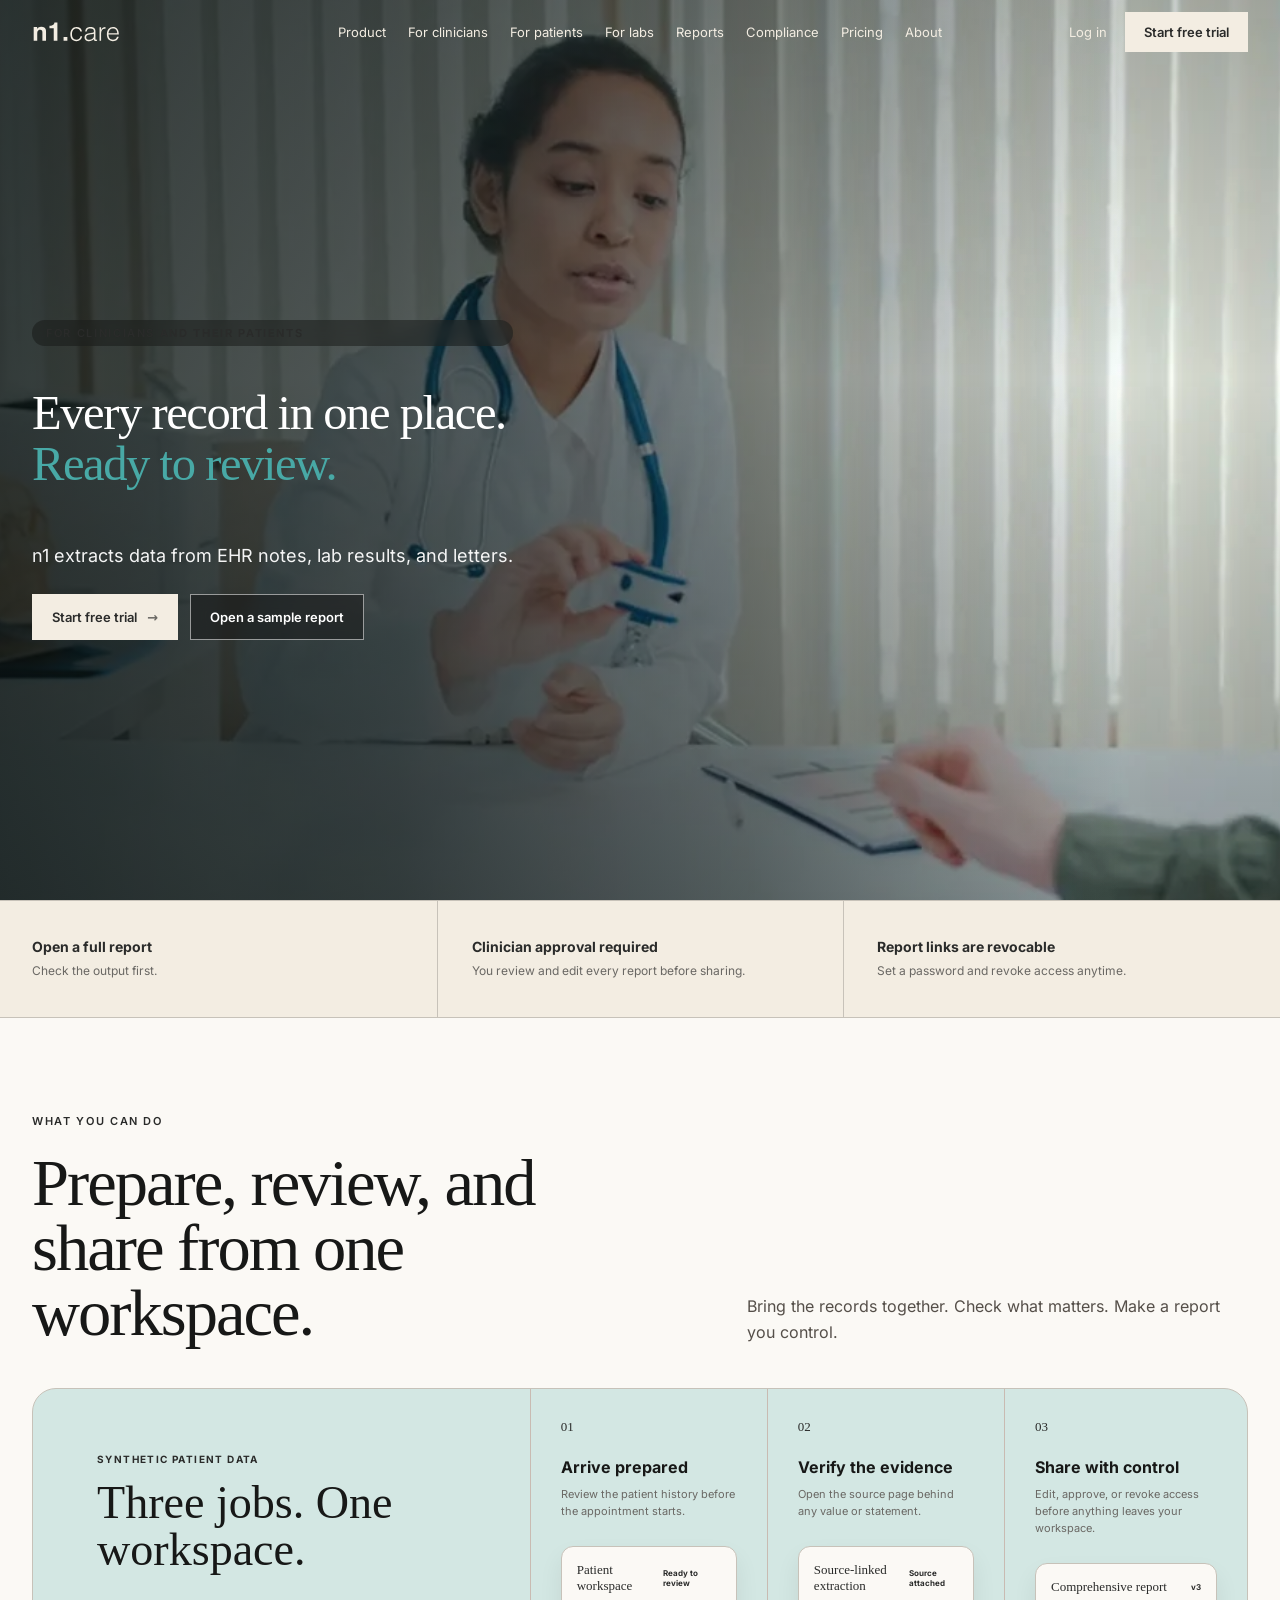
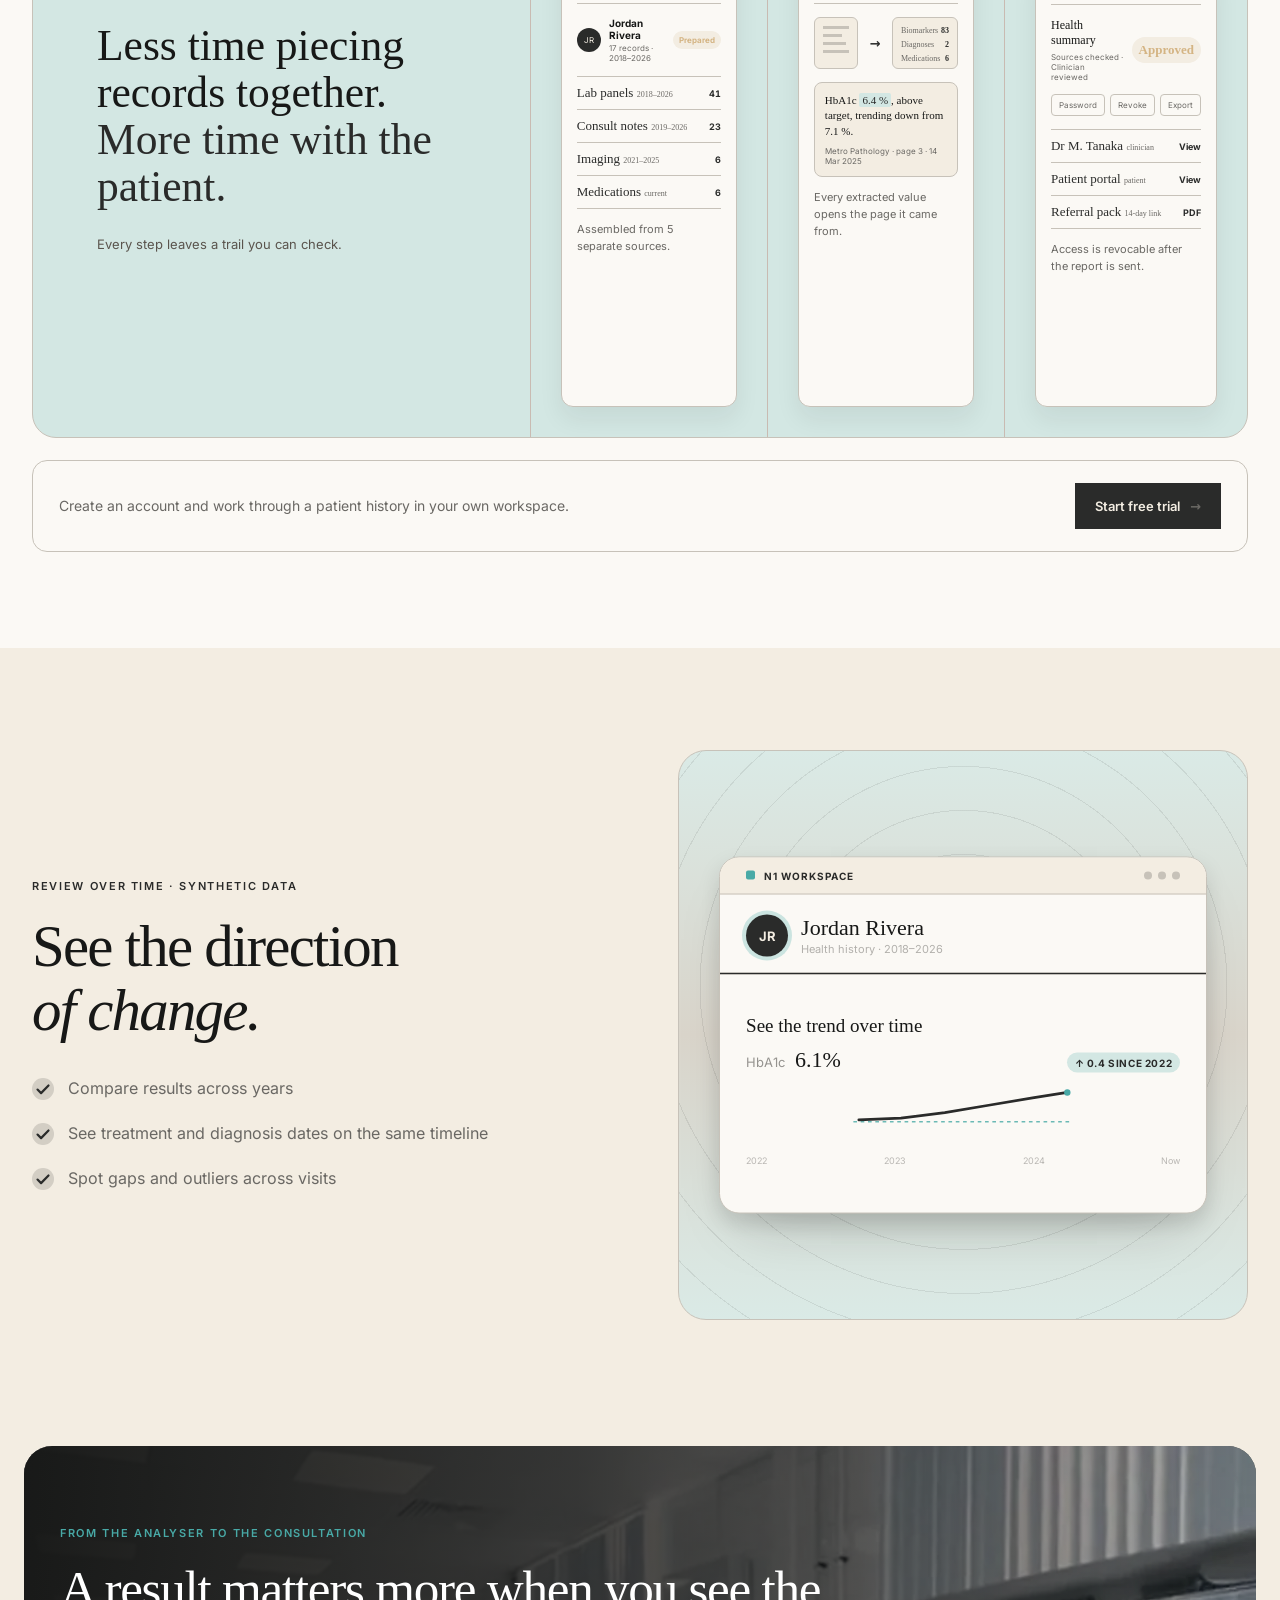
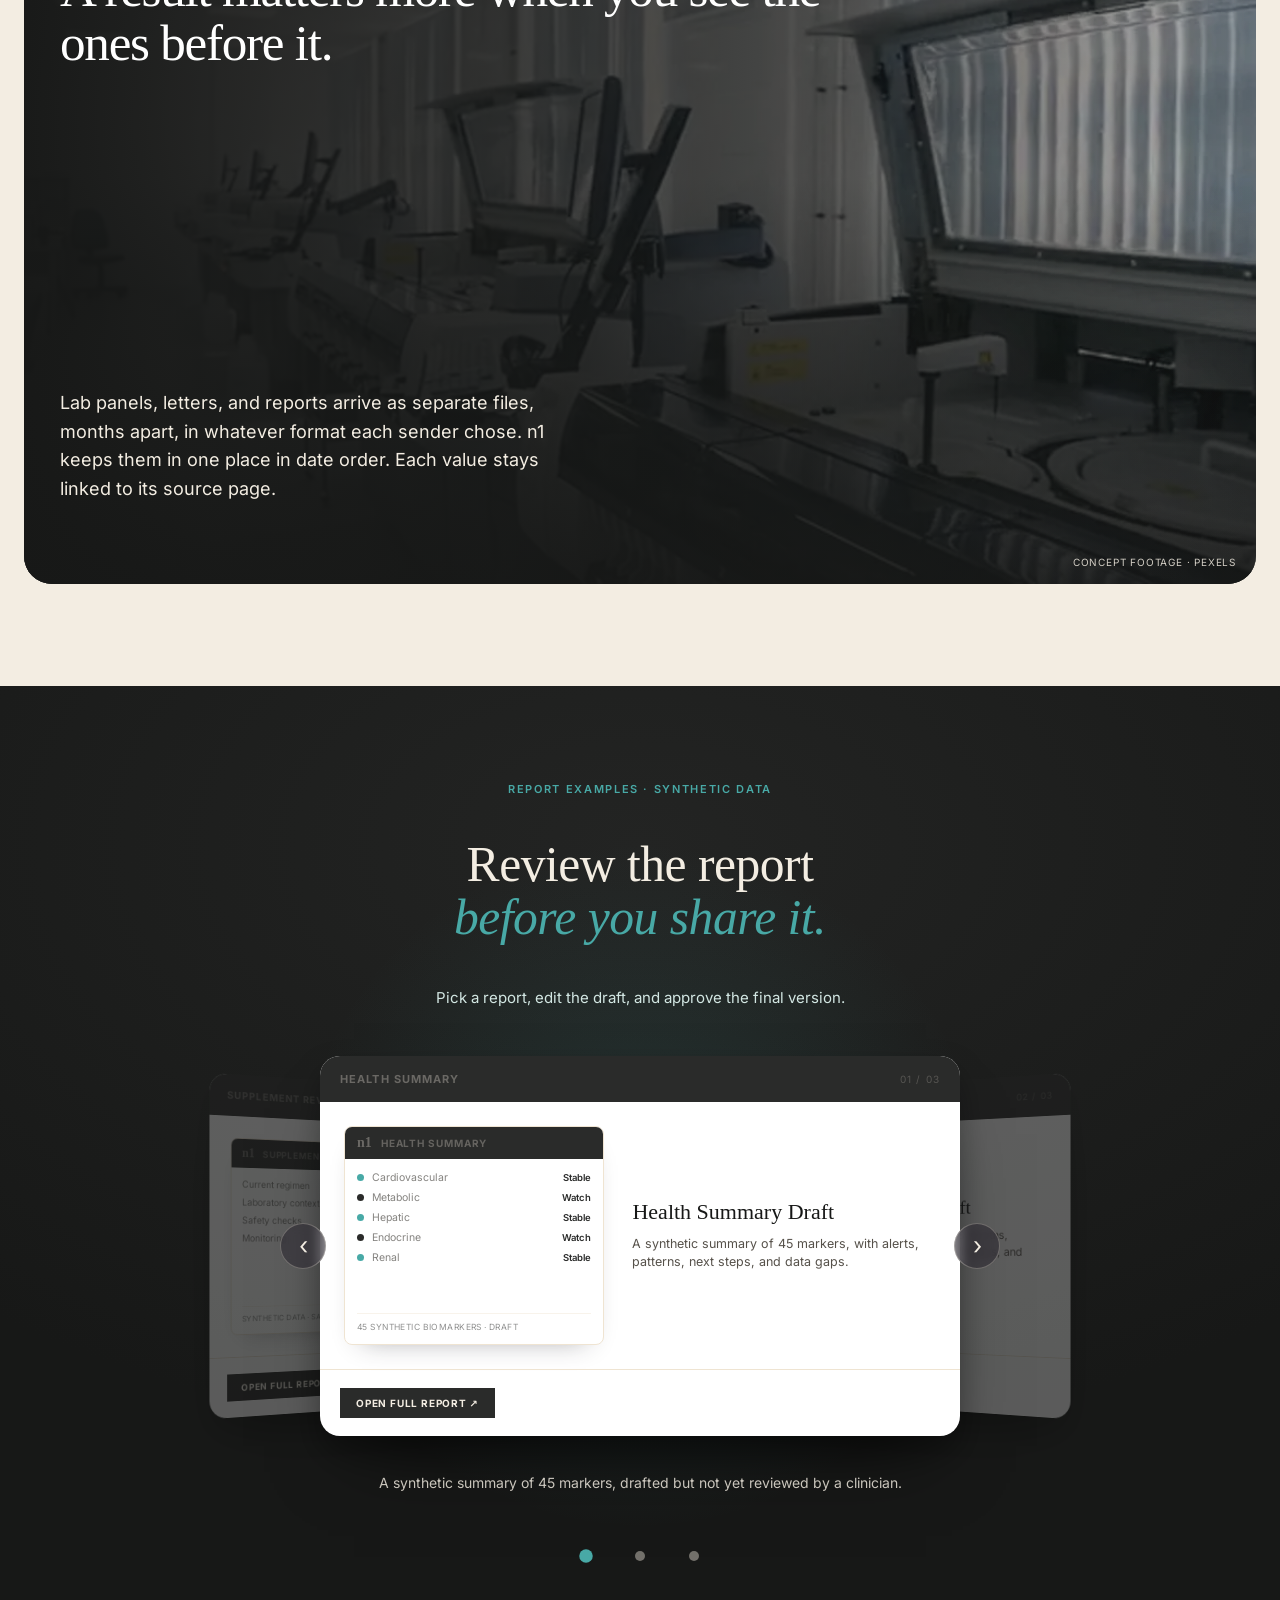
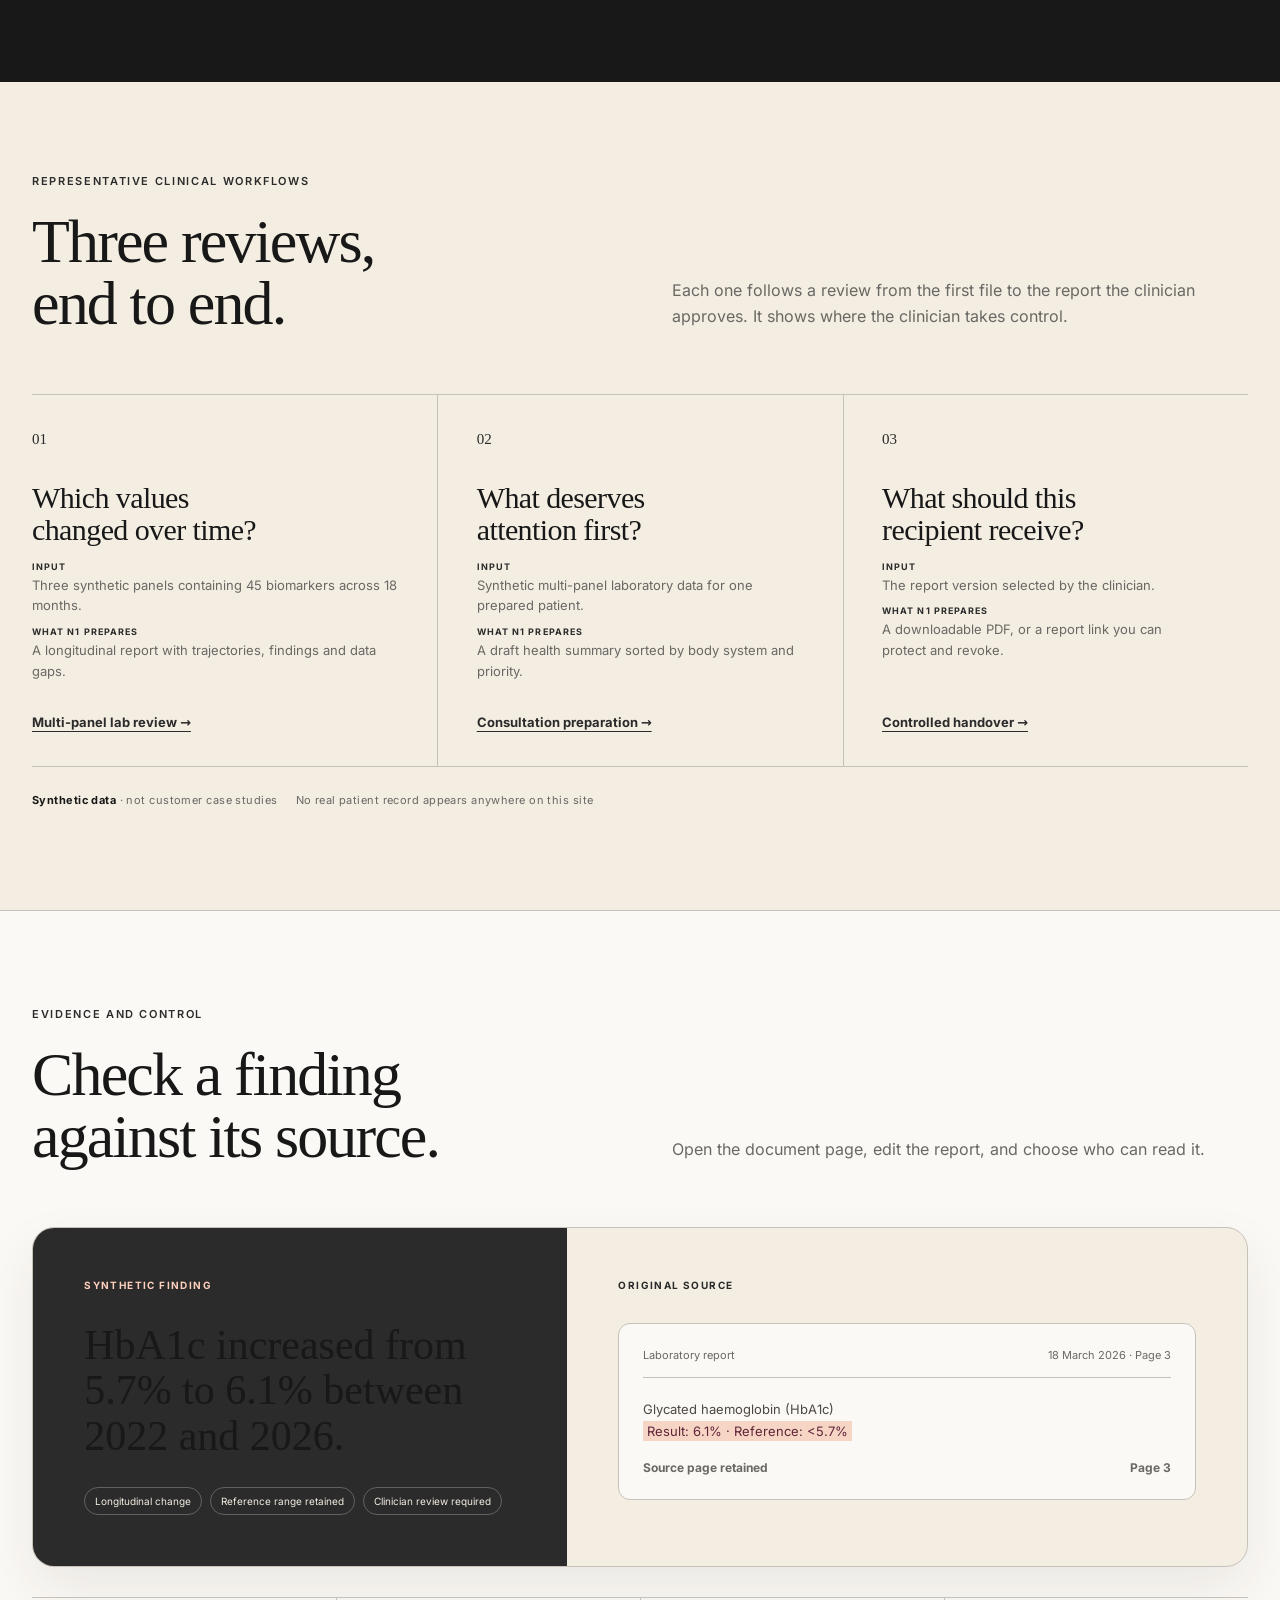
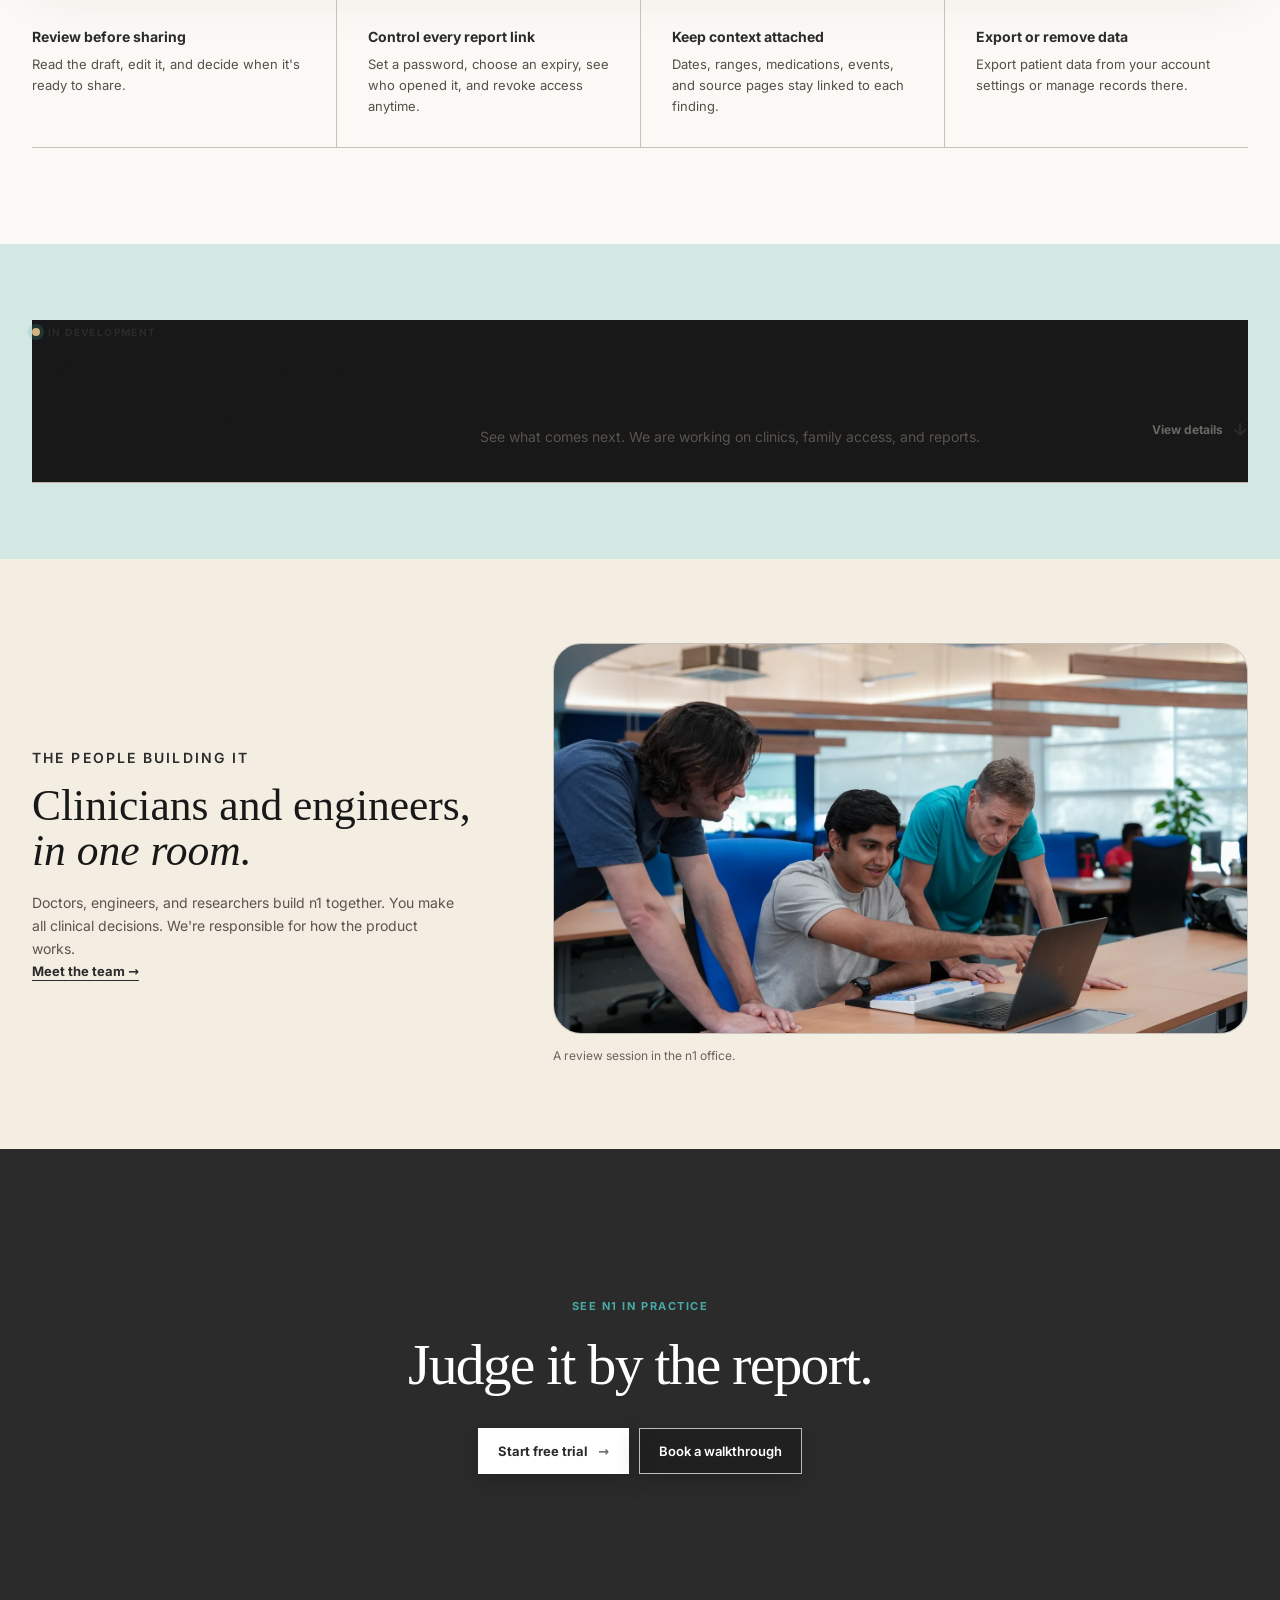
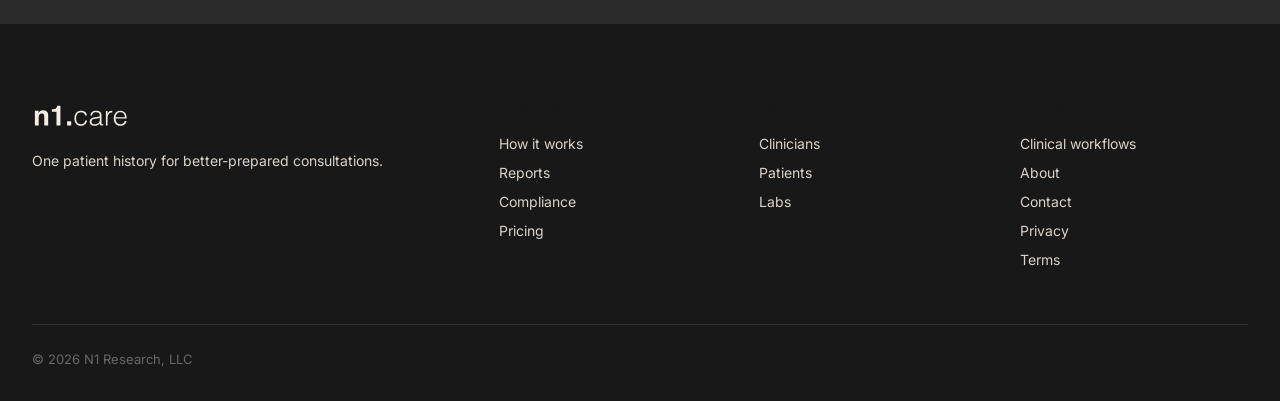
<file: index.html>
<!DOCTYPE html>
<html lang="en">
<head>
  <meta charset="utf-8">
  <meta name="viewport" content="width=device-width, initial-scale=1">
  <title>n1.care | Medical records sorted for clinicians</title>
  <meta name="description" content="Sort years of medical records by date, check each finding against its source, and prepare doctor-approved reports.">
  <meta name="theme-color" content="#2a2b2a">
  <link rel="icon" type="image/svg+xml" href="assets/n1-logo.svg">
  <link rel="stylesheet" href="art-directions.css">
  <link rel="stylesheet" href="buttons.css">
  <link rel="stylesheet" href="brand-tokens.css">
<link rel="stylesheet" href="smoked-birch-overrides.css">
  <style>
    /* Video-led opening in the footage's natural colour. The neutral vignette
       protects type legibility without tinting the film burgundy. */
    .tonal-hero-video {
      position: absolute;
      z-index: 0;
      inset: 0;
      overflow: hidden;
      background: #172421;
      opacity: 1;
      transform: scale(1.01);
      transition: opacity .8s ease, transform 1.2s var(--ease), filter .8s ease;
    }
    .tonal-hero-video video {
      width: 100%;
      height: 100%;
      max-width: none;
      object-fit: cover;
      object-position: 58% center;
      filter: saturate(.94) contrast(1.04);
    }
    .tonal-hero-video::after {
      position: absolute;
      inset: 0;
      content: "";
      background:
        /* Stops are in px, not %, because the copy column is a fixed px width.
           A percentage fade lets the text outrun the scrim on narrow windows. */
        linear-gradient(90deg, rgba(10, 18, 17, .80) 0, rgba(12, 20, 19, .70) 400px, rgba(12, 20, 19, .44) 760px, transparent 1120px),
        linear-gradient(180deg, rgba(7, 12, 12, .22), transparent 42%, rgba(7, 12, 12, .34));
      pointer-events: none;
    }
    .tonal-orbit-wrap { display: none; }
    .tonal-hero-inner { text-shadow: none !important; }
    /* Wide enough for the subtitle's three authored lines to hold at 18px
       (623px / 630px / 393px), so the <br>s land where they are written. */
    .tonal-hero-bottom p { max-width: 648px; }
    /* Center the product-card stage through its layout bounds. This avoids the
       engaged-state transform replacing translateY(-50%) on short screens. */
    .tonal-function-stage {
      top: 0;
      bottom: 0;
      height: auto;
      transform: none;
    }
    .tonal-scroll-sequence.is-engaged .tonal-hero-video {
      opacity: .28;
      transform: scale(1.055);
      filter: blur(2px);
    }
    .tonal-scroll-sequence.is-engaged .tonal-hero-video::after {
      background: rgba(14, 20, 20, .68);
    }
    .tonal-motion .tonal-scroll-sequence { height: 100svh; }
    .tonal-scroll-sticky { position: relative; }
    .tonal-function-stage, .tonal-scroll-dots { display: none; }
    .tonal-motion .button.secondary { color: var(--cream); background: rgba(16, 24, 23, .34); border-color: rgba(244, 237, 223, .68); -webkit-backdrop-filter: blur(8px); backdrop-filter: blur(8px); }
    .tonal-motion .button.secondary:hover { background: rgba(16, 24, 23, .56); }

    .nav-toggle { display: none; width: 44px; height: 44px; padding: 0; border: 1px solid rgba(244,237,223,.45); border-radius: 50%; background: rgba(36,33,42,.24); color: var(--cream); cursor: pointer; }
    .nav-toggle span, .nav-toggle::before, .nav-toggle::after { display: block; width: 18px; height: 2px; margin: 4px auto; border-radius: 2px; background: currentColor; content: ""; transition: transform .2s ease, opacity .2s ease; }
    .nav-toggle[aria-expanded="true"] span { opacity: 0; }
    .nav-toggle[aria-expanded="true"]::before { transform: translateY(6px) rotate(45deg); }
    .nav-toggle[aria-expanded="true"]::after { transform: translateY(-6px) rotate(-45deg); }
    .nav-menu { display: contents; }
    .tonal-motion .nav.is-light-phase { color: var(--wine); }
    .tonal-motion .nav.is-light-phase .nav-inner { padding: 8px 20px; background: rgba(244,237,223,.92); box-shadow: 0 12px 30px rgba(36,21,28,.14); }
    .tonal-motion .nav.is-light-phase .button { color: var(--cream); background: var(--wine); border-color: var(--wine); }
    .tonal-motion .nav.is-past-hero.is-light-phase { color: var(--cream); }
    .tonal-motion .nav.is-past-hero.is-light-phase .nav-inner { background: var(--berry); box-shadow: 0 12px 30px rgba(36,21,28,.22); }
    .tonal-motion .nav.is-past-hero.is-light-phase .button { color: var(--wine); background: var(--cream); border-color: var(--cream); }

    .doctor-features { padding: 96px 0; background: var(--paper); }
    #features, #product, #reports, #security, #roadmap, #contact { scroll-margin-top: 84px; }
    .section-head { max-width: 760px; margin: 0 auto 52px; text-align: center; }
    .section-head .eyebrow { color: var(--wine); }
    .section-head h2 { margin: 0; color: var(--ink); font-family: var(--serif); font-size: clamp(34px, 4.4vw, 54px); font-weight: 400; line-height: 1.05; letter-spacing: -.02em; }
    .section-head > p:last-child { max-width: 620px; margin: 18px auto 0; color: #5c564e; font-size: 16px; line-height: 1.6; }
    .feature-section-head { display: grid; grid-template-columns: 1fr .85fr; gap: clamp(40px,7vw,104px); align-items: end; margin-bottom: 54px; }
    .feature-section-head .eyebrow { color: var(--wine); }
    .feature-section-head h2 { max-width: 660px; margin: 0; color: var(--ink); font-family: var(--serif); font-size: clamp(42px,5.2vw,68px); font-weight: 400; line-height: .98; letter-spacing: -.03em; }
    .feature-section-head > p { max-width: 560px; margin: 0 0 5px; color: #554f49; font-size: 16px; line-height: 1.65; }
    .feature-status { display: inline-flex; align-items: center; gap: 8px; margin-bottom: 14px; color: var(--wine); font-size: 10px; font-weight: 700; letter-spacing: .14em; text-transform: uppercase; }
    .feature-status::before { width: 8px; height: 8px; border-radius: 50%; background: #28775e; box-shadow: 0 0 0 4px rgba(40,119,94,.1); content: ""; }
    .doctor-feature-grid { display: grid; grid-template-columns: repeat(3, 1fr); border: 1px solid var(--mist); border-radius: 22px; overflow: hidden; background: var(--cream); }
    .doctor-feature { min-height: 245px; padding: clamp(26px,3vw,38px); border-right: 1px solid var(--mist); border-bottom: 1px solid var(--mist); }
    .doctor-feature:nth-child(3n) { border-right: 0; }
    .doctor-feature:nth-last-child(-n+3) { border-bottom: 0; }
    .doctor-feature-no { display: block; color: #655f58; font-family: var(--serif); font-size: 15px; }
    .doctor-feature h3 { max-width: 280px; margin: 42px 0 12px; color: var(--ink); font-family: var(--serif); font-size: 27px; font-weight: 400; line-height: 1.08; }
    .doctor-feature p { max-width: 340px; margin: 0; color: #554f49; font-size: 15px; line-height: 1.6; }
    .roadmap-panel { margin-top: 24px; padding: clamp(28px,4vw,48px); border-radius: 22px; color: var(--cream); background: var(--ink); }
    .roadmap-head { display: grid; grid-template-columns: .8fr 1.2fr; gap: 48px; align-items: end; padding-bottom: 30px; border-bottom: 1px solid rgba(244,237,223,.2); }
    .roadmap-head .feature-status { margin: 0; color: #ffd0bd; }
    .roadmap-head .feature-status::before { background: #f1a987; box-shadow: 0 0 0 4px rgba(241,169,135,.13); }
    .roadmap-head h3 { margin: 12px 0 0; font-family: var(--serif); font-size: clamp(30px,3.4vw,44px); font-weight: 400; line-height: 1.04; }
    .roadmap-head > p { max-width: 630px; margin: 0; color: #d6d1cb; font-size: 14px; line-height: 1.65; }
    .roadmap-groups { display: grid; grid-template-columns: repeat(3, 1fr); gap: 0; }
    .roadmap-group { padding: 30px clamp(22px,3vw,38px) 0; border-left: 1px solid rgba(244,237,223,.2); }
    .roadmap-group:first-child { padding-left: 0; border-left: 0; }
    .roadmap-group h3 { margin: 0 0 18px; color: #ffd0bd; font-size: 11px; letter-spacing: .12em; text-transform: uppercase; }
    .roadmap-list { display: grid; gap: 0; margin: 0; padding: 0; list-style: none; }
    .roadmap-list li { position: relative; padding: 11px 0 11px 18px; border-top: 1px solid rgba(244,237,223,.12); color: var(--cream); font-size: 13px; line-height: 1.35; }
    .roadmap-list li::before { position: absolute; top: 17px; left: 1px; width: 5px; height: 5px; border-radius: 50%; background: #f1a987; content: ""; }
    .text-link { color: var(--wine); font-size: 13px; font-weight: 700; text-decoration: underline; text-decoration-thickness: 1px; text-underline-offset: 4px; }
    button.text-link { padding: 0; border: 0; background: transparent; cursor: pointer; }

    .outcomes { padding: 110px 0; background: var(--wine); color: var(--cream); }
    .outcomes .section-head h2 { color: var(--cream); }
    .outcomes .section-head .eyebrow { color: #ffd0bd; }
    .outcomes .section-head > p:last-child { color: var(--blush); }
    .outcome-layout { display: grid; grid-template-columns: .8fr 1.2fr; gap: 56px; align-items: stretch; }
    .outcome-tabs { display: flex; flex-direction: column; gap: 8px; }
    .outcome-tab { min-height: 74px; padding: 16px 18px; border: 1px solid rgba(244,237,223,.3); border-radius: 12px; background: transparent; color: #efe7df; text-align: left; cursor: pointer; }
    .outcome-tab[aria-selected="true"] { border-color: var(--peach); background: rgba(244,237,223,.12); color: #fff; }
    .outcome-tab b { display: block; margin-bottom: 4px; font-size: 15px; }
    .outcome-tab span { color: inherit; font-size: 12px; opacity: .8; }
    .outcome-panel { min-height: 320px; padding: clamp(28px,4vw,48px); border: 1px solid rgba(244,237,223,.22); border-radius: 20px; background: rgba(244,237,223,.08); }
    .outcome-panel[hidden] { display: none; }
    .outcome-panel .panel-no { color: #ffd0bd; font-size: 11px; font-weight: 700; letter-spacing: .14em; text-transform: uppercase; }
    .outcome-panel h3 { max-width: 600px; margin: 34px 0 16px; font-family: var(--serif); font-size: clamp(30px,3.5vw,44px); font-weight: 400; line-height: 1.08; }
    .outcome-panel p { max-width: 620px; margin: 0; color: var(--blush); font-size: 15px; line-height: 1.65; }
    .evidence-mini { display: flex; flex-wrap: wrap; gap: 8px; margin-top: 30px; }
    .evidence-mini span { padding: 8px 11px; border: 1px solid rgba(244,237,223,.25); border-radius: 999px; color: var(--cream); font-size: 11px; }

    .security-summary { padding: 100px 0; background: var(--cream); }
    .security-panel { display: grid; grid-template-columns: .9fr 1.1fr; gap: 64px; padding: clamp(32px,5vw,64px); border: 1px solid var(--line); border-radius: 22px; background: var(--paper); }
    .security-panel h2 { margin: 0; color: var(--ink); font-family: var(--serif); font-size: clamp(34px,4vw,52px); font-weight: 400; line-height: 1.08; }
    .security-points { display: grid; gap: 20px; }
    .security-points div { padding-top: 18px; border-top: 1px solid var(--mist); }
    .security-points b { display: block; margin-bottom: 5px; color: var(--wine); font-size: 14px; }
    .security-points p { margin: 0; color: #554f49; font-size: 13px; line-height: 1.55; }

    /* Editorial workflow: all three stages remain visible, with no hidden tab state. */
    .outcomes { padding: 104px 0; background: linear-gradient(135deg, #552033 0%, var(--wine) 68%, #933b55 100%); }
    .process-layout { display: grid; grid-template-columns: .78fr 1.22fr; gap: clamp(64px,8vw,124px); align-items: start; }
    .process-intro { position: sticky; top: 108px; }
    .process-intro .eyebrow { color: #ffd0bd; }
    .process-intro h2 { max-width: 520px; margin: 0; color: var(--cream); font-family: var(--serif); font-size: clamp(42px,5vw,66px); font-weight: 400; line-height: .98; letter-spacing: -.03em; }
    .process-intro > p:last-of-type { max-width: 470px; margin: 24px 0 0; color: var(--blush); font-size: 16px; line-height: 1.65; }
    .process-list { margin: 0; padding: 0; list-style: none; border-top: 1px solid rgba(244,237,223,.28); }
    .process-step { display: grid; grid-template-columns: 68px 1fr; gap: 24px; padding: 34px 0; border-bottom: 1px solid rgba(244,237,223,.28); }
    .process-no { width: 52px; height: 52px; display: grid; place-items: center; border: 1px solid rgba(244,237,223,.38); border-radius: 50%; color: #ffd0bd; font-family: var(--serif); font-size: 18px; }
    .process-kicker { display: block; margin-bottom: 10px; color: #ffd0bd; font-size: 10px; font-weight: 700; letter-spacing: .14em; text-transform: uppercase; }
    .process-step h3 { max-width: 620px; margin: 0; color: var(--cream); font-family: var(--serif); font-size: clamp(28px,3vw,40px); font-weight: 400; line-height: 1.08; }
    .process-step p { max-width: 620px; margin: 13px 0 0; color: var(--blush); font-size: 14px; line-height: 1.6; }
    .process-tags { display: flex; flex-wrap: wrap; gap: 7px; margin-top: 18px; }
    .process-tags span { padding: 6px 9px; border: 1px solid rgba(244,237,223,.28); border-radius: 999px; color: var(--cream); font-size: 10px; }

    .security-summary { padding: 96px 0; background: var(--paper); }
    .evidence-head { display: grid; grid-template-columns: 1fr 1fr; gap: 64px; align-items: end; margin-bottom: 60px; }
    .evidence-head .eyebrow { color: var(--wine); }
    .evidence-head h2 { max-width: 650px; margin: 0; color: var(--ink); font-family: var(--serif); font-size: clamp(40px,5vw,62px); font-weight: 400; line-height: 1; letter-spacing: -.03em; text-wrap: balance; }
    .evidence-head > p { max-width: 540px; margin: 0 0 4px; color: #554f49; font-size: 16px; line-height: 1.65; }

    /* Workflow rail. Three columns divided by hairlines, the same idiom as
       .proof-strip and .control-grid - the homepage states a set of parallel
       facts this way, and a workflow set is exactly that. The numbering is
       load-bearing here rather than decorative: these are ordered stages of one
       patient review, and the sequence is the point. Cream against the ink
       carousel above and a rule below, because the next section is paper and a
       cream-to-paper step is too small to read as a boundary on its own. */
    .workflow-rail-wrap { padding: 92px 0; background: var(--cream); border-bottom: 1px solid var(--line); }
    .workflow-rail { display: grid; grid-template-columns: repeat(3, 1fr); border-block: 1px solid var(--line); }
    .workflow-card { display: flex; flex-direction: column; gap: 14px; padding: 36px clamp(24px,3vw,42px); border-left: 1px solid var(--line); }
    .workflow-card:first-child { padding-left: 0; border-left: 0; }
    .workflow-card > span { color: var(--wine); font-family: var(--serif); font-size: 15px; }
    .workflow-card h3 { max-width: 15ch; margin: 20px 0 0; color: var(--ink); font-family: var(--serif); font-size: clamp(24px,2.4vw,30px); font-weight: 400; line-height: 1.08; letter-spacing: -.02em; }
    .workflow-card dl { display: grid; gap: 10px; margin: 0; }
    .workflow-card dt { color: var(--wine); font-size: 9px; font-weight: 700; letter-spacing: .12em; text-transform: uppercase; }
    .workflow-card dd { margin: 3px 0 0; color: #554f49; font-size: 13px; line-height: 1.6; }
    .workflow-card .text-link { margin-top: auto; padding-top: 18px; }
    /* Says what the workflows are before the reader assumes otherwise: these are
       synthetic reviews, not customer case studies. */
    .workflow-rail-note { display: flex; flex-wrap: wrap; gap: 6px 18px; margin-top: 26px; color: var(--muted); font-size: 11px; letter-spacing: .04em; }
    .workflow-rail-note b { color: var(--ink); font-weight: 700; }

    /* Evidence-led conversion path: product facts replace fictional partner proof. */
    .proof-strip { position: relative; z-index: 2; color: var(--ink); background: var(--cream); border-block: 1px solid var(--mist); }
    .proof-grid { display: grid; grid-template-columns: repeat(3, 1fr); }
    .proof-item { min-height: 116px; display: flex; flex-direction: column; justify-content: center; padding: 24px clamp(18px,2.6vw,36px); border-left: 1px solid var(--mist); }
    .proof-item:first-child { padding-left: 0; border-left: 0; }
    .proof-item b { margin-bottom: 7px; color: var(--wine); font-size: 14px; }
    .proof-item span { color: #554f49; font-size: 12px; line-height: 1.5; }

    .feature-next-action { display: flex; align-items: center; justify-content: space-between; gap: 28px; margin-top: 28px; padding: 24px 28px; border: 1px solid var(--mist); border-radius: 16px; background: var(--paper); }
    .feature-next-action p { max-width: 680px; margin: 0; color: #554f49; font-size: 15px; line-height: 1.55; }
    .feature-next-action .button { flex: none; color: var(--cream); background: var(--wine); border-color: var(--wine); }

    /* Feature presentation study: ten researched structures, one n1 content system. */
    .feature-study-head { display: grid; grid-template-columns: 1fr .8fr; gap: clamp(42px,7vw,110px); align-items: end; margin-bottom: 42px; }
    .feature-study-head .eyebrow { color: var(--wine); }
    .feature-study-head h2 { max-width: 690px; margin: 0; color: var(--ink); font-family: var(--serif); font-size: clamp(42px,5.2vw,68px); font-weight: 400; line-height: .98; letter-spacing: -.03em; }
    .feature-study-head > div:last-child p { max-width: 560px; margin: 0; color: #554f49; font-size: 16px; line-height: 1.65; }
    .feature-study-count { display: block; margin-top: 15px; color: var(--wine); font-size: 11px; font-weight: 700; letter-spacing: .12em; text-transform: uppercase; }
    .doctor-features .benchmark-tabs { display: none; }
    .benchmark-tabs { display: grid; grid-template-columns: repeat(5, 1fr); margin: 0 0 22px; padding: 0; overflow: hidden; border: 1px solid var(--line); border-radius: 16px; background: var(--cream); }
    .benchmark-tab { min-height: 76px; padding: 13px 15px; border: 0; border-right: 1px solid var(--line); border-bottom: 1px solid var(--line); color: #655f58; background: transparent; text-align: left; cursor: pointer; }
    .benchmark-tab:nth-child(5n) { border-right: 0; }
    .benchmark-tab:nth-last-child(-n+5) { border-bottom: 0; }
    .benchmark-tab[aria-selected="true"] { color: var(--cream); background: var(--wine); }
    .benchmark-tab b { display: block; margin-bottom: 4px; font-size: 12px; }
    .benchmark-tab span { display: block; font-size: 10px; line-height: 1.3; }
    .feature-concepts { position: relative; }
    .feature-concept { min-height: 650px; overflow: hidden; border: 1px solid var(--line); border-radius: 24px; }
    .feature-concept[hidden] { display: none; }
    .concept-kicker { display: block; color: var(--wine); font-size: 10px; font-weight: 700; letter-spacing: .14em; text-transform: uppercase; }
    .concept-title { margin: 14px 0 12px; color: var(--ink); font-family: var(--serif); font-size: clamp(32px,3.6vw,48px); font-weight: 400; line-height: 1.03; }
    .concept-intro { max-width: 620px; margin: 0; color: #554f49; font-size: 14px; line-height: 1.65; }
    .concept-note { display: inline-flex; align-items: center; gap: 8px; margin-top: 24px; color: #6a635b; font-size: 10px; letter-spacing: .06em; text-transform: uppercase; }
    .concept-note::before { width: 18px; height: 1px; background: currentColor; content: ""; }
    .concept-ui { overflow: hidden; border: 1px solid #cfc3b7; border-radius: 16px; background: var(--paper); box-shadow: 0 24px 52px rgba(39,27,32,.12); }
    .concept-ui-bar { display: flex; align-items: center; justify-content: space-between; padding: 13px 16px; border-bottom: 1px solid var(--mist); color: #6a645d; font-size: 10px; }
    .concept-ui-dots { letter-spacing: 3px; }
    .concept-ui-body { display: grid; grid-template-columns: 128px 1fr; min-height: 330px; }
    .concept-ui-nav { padding: 18px 12px; border-right: 1px solid var(--mist); background: #f2e9dc; }
    .concept-ui-nav span { display: block; padding: 8px 9px; border-radius: 6px; color: #6a635b; font-size: 10px; }
    .concept-ui-nav span.is-active { color: var(--cream); background: var(--wine); }
    .concept-ui-main { padding: 24px; }
    .concept-patient { display: flex; align-items: center; gap: 12px; padding-bottom: 17px; border-bottom: 1px solid var(--mist); }
    .concept-patient i { width: 34px; height: 34px; display: grid; place-items: center; border-radius: 50%; color: var(--cream); background: var(--wine); font-size: 10px; font-style: normal; }
    .concept-patient b { display: block; color: var(--ink); font-size: 13px; }
    .concept-patient small { color: #746d65; font-size: 9px; }
    .concept-data-row { display: grid; grid-template-columns: 1fr auto; gap: 12px; padding: 14px 0; border-bottom: 1px solid #dfd4c8; color: #514b45; font-size: 11px; }
    .concept-data-row b { color: var(--wine); }

    /* 01 Linear - focused product chapters. */
    .concept-linear { display: grid; grid-template-columns: .72fr 1.28fr; color: var(--cream); background: var(--ink); }
    .linear-copy { padding: clamp(36px,5vw,66px); }
    .concept-linear .concept-kicker, .concept-linear .concept-note { color: #f5aa89; }
    .concept-linear .concept-title { color: var(--cream); }
    .concept-linear .concept-intro { color: #d6d1cb; }
    .linear-chapters { display: grid; margin-top: 42px; border-top: 1px solid rgba(244,237,223,.2); }
    .linear-chapter { display: grid; grid-template-columns: 28px 1fr; gap: 12px; padding: 16px 0; border-bottom: 1px solid rgba(244,237,223,.2); }
    .linear-chapter span { color: #f5aa89; font-family: var(--serif); font-size: 12px; }
    .linear-chapter b { color: var(--cream); font-size: 13px; }
    .linear-chapter small { display: block; margin-top: 4px; color: #bdb7b0; font-size: 10px; }
    .linear-visual { display: flex; align-items: center; padding: clamp(28px,4vw,54px); background: radial-gradient(circle at 75% 18%, #633146, #32281b 64%); }
    .linear-visual .concept-ui { width: 100%; transform: perspective(1100px) rotateY(-3deg); }

    /* 02 Ramp - broad product matrix. */
    .concept-ramp { padding: clamp(36px,5vw,64px); background: #f5efe4; }
    .ramp-head { display: grid; grid-template-columns: 1fr .8fr; gap: 60px; align-items: end; margin-bottom: 38px; }
    .ramp-matrix { display: grid; grid-template-columns: repeat(3, 1fr); overflow: hidden; border: 1px solid var(--line); border-radius: 16px; background: var(--paper); }
    .ramp-card { min-height: 190px; padding: 26px; border-right: 1px solid var(--line); border-bottom: 1px solid var(--line); }
    .ramp-card:nth-child(3n) { border-right: 0; }
    .ramp-card:nth-last-child(-n+3) { border-bottom: 0; }
    .ramp-card span { color: var(--wine); font-family: var(--serif); font-size: 13px; }
    .ramp-card h4 { margin: 30px 0 8px; color: var(--ink); font-size: 17px; }
    .ramp-card p { margin: 0; color: #5b564f; font-size: 12px; line-height: 1.55; }

    /* 03 Clay - workflow orchestration. */
    .concept-clay { padding: clamp(36px,5vw,64px); background: var(--blush); }
    .clay-head { max-width: 760px; margin-bottom: 44px; }
    .clay-flow { display: grid; grid-template-columns: repeat(5, 1fr); gap: 16px; align-items: stretch; }
    .clay-node { position: relative; min-height: 210px; padding: 24px 20px; border: 1px solid #c9b8b2; border-radius: 16px; background: rgba(255,250,242,.72); }
    .clay-node:not(:last-child)::after { position: absolute; z-index: 2; top: 50%; right: -23px; width: 28px; height: 28px; display: grid; place-items: center; border: 1px solid #c9b8b2; border-radius: 50%; color: var(--wine); background: var(--blush); content: "→"; transform: translateY(-50%); }
    .clay-node i { width: 34px; height: 34px; display: grid; place-items: center; border-radius: 9px; color: var(--cream); background: var(--wine); font-size: 11px; font-style: normal; }
    .clay-node h4 { margin: 38px 0 9px; color: var(--ink); font-family: var(--serif); font-size: 20px; font-weight: 400; }
    .clay-node p { margin: 0; color: #5a544d; font-size: 11px; line-height: 1.55; }
    .clay-output { display: flex; flex-wrap: wrap; gap: 8px; margin-top: 28px; }
    .clay-output span { padding: 8px 11px; border: 1px solid #c9b8b2; border-radius: 999px; color: var(--wine); background: rgba(255,250,242,.45); font-size: 10px; }

    /* 04 Abridge - clinical journey. */
    .concept-abridge { padding: clamp(36px,5vw,64px); color: var(--cream); background: linear-gradient(140deg, #68253d, #8a334e 60%, #512132); }
    .concept-abridge .concept-kicker { color: #ffd0bd; }
    .concept-abridge .concept-title { max-width: 680px; color: var(--cream); }
    .concept-abridge .concept-intro { color: var(--blush); }
    .concept-abridge .concept-note { color: #ffd0bd; }
    .care-journey { display: grid; grid-template-columns: repeat(3, 1fr); margin-top: 48px; border-block: 1px solid rgba(244,237,223,.25); }
    .care-stage { min-height: 330px; padding: 28px; border-left: 1px solid rgba(244,237,223,.25); }
    .care-stage:first-child { border-left: 0; }
    .care-stage > span { color: #ffd0bd; font-size: 10px; font-weight: 700; letter-spacing: .12em; text-transform: uppercase; }
    .care-stage h4 { margin: 42px 0 11px; font-family: var(--serif); font-size: 26px; font-weight: 400; }
    .care-stage p { margin: 0; color: var(--blush); font-size: 12px; line-height: 1.6; }
    .care-stage-ui { margin-top: 28px; padding: 16px; border: 1px solid rgba(244,237,223,.22); border-radius: 10px; background: rgba(244,237,223,.08); }
    .care-stage-ui b { display: block; margin-bottom: 9px; font-size: 11px; }
    .care-stage-ui small { color: #d4cbc2; font-size: 9px; line-height: 1.5; }

    /* 05 Nabla - outcome facts first. */
    .concept-nabla { padding: clamp(36px,5vw,64px); background: var(--paper); }
    .nabla-head { max-width: 740px; }
    .nabla-facts { display: grid; grid-template-columns: repeat(3, 1fr); margin-top: 44px; border-block: 1px solid var(--line); }
    .nabla-fact { padding: 30px; border-left: 1px solid var(--line); }
    .nabla-fact:first-child { padding-left: 0; border-left: 0; }
    .nabla-fact strong { display: block; color: var(--wine); font-family: var(--serif); font-size: clamp(32px,4vw,50px); font-weight: 400; }
    .nabla-fact span { display: block; max-width: 240px; margin-top: 8px; color: #59544d; font-size: 12px; line-height: 1.5; }
    .nabla-feature-row { display: grid; grid-template-columns: repeat(3, 1fr); gap: 18px; margin-top: 30px; }
    .nabla-feature { padding: 24px; border-radius: 14px; background: #eee5d8; }
    .nabla-feature b { color: var(--ink); font-size: 14px; }
    .nabla-feature p { margin: 10px 0 0; color: #59544d; font-size: 11px; line-height: 1.55; }

    /* 06 Notion - task and use-case gallery. */
    .concept-notion { display: grid; grid-template-columns: .72fr 1.28fr; background: #f7f2e8; }
    .notion-menu { padding: clamp(36px,5vw,64px); border-right: 1px solid var(--line); }
    .notion-tasks { display: grid; gap: 8px; margin-top: 34px; }
    .notion-task { padding: 14px 16px; border: 1px solid var(--line); border-radius: 10px; color: #544e48; background: transparent; font-size: 12px; text-align: left; }
    .notion-task.is-active { color: var(--cream); background: var(--wine); border-color: var(--wine); }
    .notion-gallery { display: flex; align-items: center; padding: clamp(30px,5vw,70px); background: var(--blush); }
    .notion-page { width: 100%; min-height: 470px; padding: 34px; border: 1px solid #c9bdb2; border-radius: 12px; background: var(--paper); box-shadow: 0 22px 48px rgba(58,40,47,.1); }
    .notion-page .page-icon { font-size: 32px; }
    .notion-page h4 { margin: 16px 0 6px; color: var(--ink); font-family: var(--serif); font-size: 30px; font-weight: 400; }
    .notion-page > p { margin: 0 0 28px; color: #68625b; font-size: 11px; }
    .notion-check { display: grid; grid-template-columns: 22px 1fr auto; gap: 10px; padding: 13px 0; border-top: 1px solid #ded4c9; color: #514b45; font-size: 11px; }
    .notion-check i { color: #28775e; font-style: normal; }
    .notion-check b { color: var(--wine); }

    /* 07 Vercel - technical system layers. */
    .concept-vercel { padding: clamp(36px,5vw,64px); color: #f7f3ea; background: #1a1714; }
    .concept-vercel .concept-kicker, .concept-vercel .concept-note { color: #f5aa89; }
    .concept-vercel .concept-title { color: #fff; }
    .concept-vercel .concept-intro { color: #cec9c3; }
    .system-map { display: grid; grid-template-columns: 1fr 1.5fr 1fr; gap: 18px; margin-top: 44px; }
    .system-column { display: grid; gap: 12px; }
    .system-block { min-height: 92px; padding: 20px; border: 1px solid #48423b; border-radius: 12px; background: var(--ink); }
    .system-block small { display: block; margin-bottom: 8px; color: #f5aa89; font-size: 9px; letter-spacing: .1em; text-transform: uppercase; }
    .system-block b { font-size: 13px; }
    .system-core { display: grid; place-items: center; min-height: 300px; padding: 36px; border: 1px solid var(--muted); border-radius: 16px; text-align: center; background: radial-gradient(circle, #6d3047, #2c251c 70%); }
    .system-core span { color: #f5aa89; font-size: 10px; letter-spacing: .12em; text-transform: uppercase; }
    .system-core strong { display: block; max-width: 360px; margin-top: 16px; font-family: var(--serif); font-size: 32px; font-weight: 400; line-height: 1.05; }

    /* 08 ElevenLabs - interactive product demonstration. */
    .concept-eleven { padding: clamp(36px,5vw,64px); background: var(--cream); }
    .eleven-head { display: grid; grid-template-columns: 1fr .9fr; gap: 50px; align-items: end; }
    .demo-console { display: grid; grid-template-columns: .8fr 1.2fr; min-height: 390px; margin-top: 40px; overflow: hidden; border: 1px solid #d0c4b8; border-radius: 18px; background: var(--paper); box-shadow: 0 24px 48px rgba(50,35,41,.1); }
    .demo-input { padding: 28px; border-right: 1px solid var(--line); }
    .demo-input > span, .demo-output > span { color: var(--wine); font-size: 9px; font-weight: 700; letter-spacing: .12em; text-transform: uppercase; }
    .demo-tasks { display: grid; gap: 9px; margin-top: 22px; }
    .demo-task { width: 100%; padding: 13px; border: 1px solid var(--line); border-radius: 8px; color: #59544d; background: transparent; font: inherit; font-size: 11px; text-align: left; cursor: pointer; }
    .demo-task.is-active { border-color: var(--wine); color: var(--wine); background: #f5e3dc; }
    .demo-task:hover { border-color: #a77c86; }
    .demo-task:focus-visible, .demo-run:focus-visible, .notion-task:focus-visible { outline: 3px solid #e7a081; outline-offset: 2px; }
    .demo-run { width: 100%; margin-top: 22px; padding: 13px; border: 0; border-radius: 8px; color: var(--cream); background: var(--wine); font-size: 11px; font-weight: 700; }
    .demo-output { padding: 28px; }
    .demo-report { margin-top: 22px; padding: 24px; border: 1px solid var(--line); border-radius: 10px; background: var(--paper); }
    .demo-report h4 { margin: 0 0 16px; color: var(--ink); font-family: var(--serif); font-size: 24px; font-weight: 400; }
    .demo-report p { margin: 0; color: #58534c; font-size: 11px; line-height: 1.65; }
    .demo-citation { display: flex; justify-content: space-between; margin-top: 22px; padding-top: 14px; border-top: 1px solid #ded4c9; color: var(--wine); font-size: 10px; font-weight: 700; }

    /* 09 Cursor - three signature capabilities. */
    .concept-cursor { padding: clamp(36px,5vw,64px); color: var(--cream); background: #2b241d; }
    .concept-cursor .concept-kicker { color: #f5aa89; }
    .concept-cursor .concept-title { max-width: 700px; color: var(--cream); }
    .concept-cursor .concept-intro { color: #d2ccc5; }
    .cursor-signatures { display: grid; grid-template-columns: repeat(3, 1fr); gap: 16px; margin-top: 42px; }
    .cursor-card { min-height: 340px; padding: 28px; overflow: hidden; border: 1px solid #52483d; border-radius: 16px; background: linear-gradient(150deg, #392f22, #231f19); }
    .cursor-card > span { color: #f5aa89; font-family: var(--serif); font-size: 14px; }
    .cursor-card h4 { margin: 36px 0 10px; font-family: var(--serif); font-size: 26px; font-weight: 400; }
    .cursor-card p { margin: 0; color: #cdc7c0; font-size: 11px; line-height: 1.6; }
    .cursor-mini { margin-top: 26px; padding: 16px; border: 1px solid #554d43; border-radius: 9px; background: #1e1a16; }
    .cursor-mini div { display: flex; justify-content: space-between; padding: 8px 0; border-bottom: 1px solid #39342e; color: #bcb6af; font-size: 9px; }
    .cursor-mini div:last-child { border-bottom: 0; }
    .cursor-mini b { color: #f5aa89; }
    .cursor-more { display: flex; flex-wrap: wrap; gap: 8px; margin-top: 24px; }
    .cursor-more span { padding: 7px 10px; border: 1px solid #52483d; border-radius: 999px; color: var(--mist); font-size: 9px; }

    /* 10 Mercury - calm editorial benefits. */
    .concept-mercury { display: grid; grid-template-columns: .82fr 1.18fr; background: var(--blush); }
    .mercury-story { padding: clamp(38px,5vw,68px); border-right: 1px solid #c9bbb2; }
    .mercury-story blockquote { margin: 48px 0 0; color: var(--ink); font-family: var(--serif); font-size: clamp(30px,3.4vw,45px); line-height: 1.08; }
    .mercury-story blockquote em { color: var(--wine); font-style: normal; }
    .mercury-story p:last-child { max-width: 450px; margin: 24px 0 0; color: #5a544d; font-size: 13px; line-height: 1.65; }
    .mercury-benefits { display: grid; grid-template-columns: repeat(3, 1fr); }
    .mercury-benefit { min-height: 320px; display: flex; flex-direction: column; padding: 30px; border-right: 1px solid #c9bbb2; border-bottom: 1px solid #c9bbb2; }
    .mercury-benefit:nth-child(n) { border-right: 1px solid #c9bbb2; border-bottom: 0; }
    .mercury-benefit:last-child { border-right: 0; }
    .mercury-benefit span { color: var(--wine); font-family: var(--serif); font-size: 13px; }
    .mercury-benefit h4 { margin: 22px 0 9px; color: var(--ink); font-size: 16px; }
    .mercury-benefit p { margin: 0; color: #5a544d; font-size: 11px; line-height: 1.55; }
    /* The vignette fills its column instead of floating at the floor. These three
       step columns sit beside a tall editorial panel and are stretched to match it,
       so a fixed 118px card with `margin-top: auto` left a 367px dead band in each
       , more than half the column empty. The card now grows, and carries enough of
       the real workspace to earn the height. The mobile breakpoint below returns it
       to intrinsic height, where the columns stack and nothing stretches. */
    .mercury-mini { flex: 1; display: flex; flex-direction: column; margin-top: 26px; padding: 15px; overflow: hidden; border: 1px solid #cbbdb4; border-radius: var(--n1-radius-3xl); background: rgba(255,250,242,.72); box-shadow: 0 12px 24px rgba(49,32,39,.06); }
    .mercury-mini-bar { display: flex; align-items: center; justify-content: space-between; margin-bottom: 13px; padding-bottom: 9px; border-bottom: 1px solid var(--mist); color: #675f57; font-size: 9px; }
    .mercury-mini-bar b { color: var(--wine); font-size: 8px; }
    .mercury-patient { display: grid; grid-template-columns: 24px 1fr auto; gap: 8px; align-items: center; }
    .mercury-patient i { width: 24px; height: 24px; display: grid; place-items: center; border-radius: 50%; color: var(--cream); background: var(--wine); font-size: 8px; font-style: normal; }
    .mercury-patient strong, .mercury-patient small { display: block; }
    .mercury-patient strong { color: var(--ink); font-size: 10px; }
    .mercury-patient small { margin-top: 2px; color: #605850; font-size: 8px; }
    .mercury-patient > b { padding: 4px 6px; border-radius: 999px; color: var(--green); background: #dce9df; font-size: 8px; }
    .mercury-extract { display: grid; grid-template-columns: .8fr 18px 1.2fr; gap: 8px; align-items: center; }
    .mercury-doc, .mercury-fields { height: 52px; padding: 8px; border: 1px solid var(--mist); border-radius: 6px; background: var(--paper); }
    .mercury-doc i { display: block; height: 3px; margin-bottom: 5px; background: var(--line); }
    .mercury-doc i:nth-child(2) { width: 75%; }
    .mercury-doc i:nth-child(3) { width: 88%; }
    .mercury-extract > b { color: var(--wine); font-size: 13px; text-align: center; }
    .mercury-fields span { display: flex; justify-content: space-between; margin-bottom: 5px; color: #675f57; font-size: 8px; }
    .mercury-fields b { color: var(--wine); font-size: 8px; }
    /* Shared by the three vignettes: a ledger of real rows under the headline
       object, then a quiet footnote pinned to the card's floor. This is what
       fills the column - the rows are the workspace, not decoration. */
    .mercury-list { margin-top: 13px; border-top: 1px solid var(--mist); }
    .mercury-list div { display: flex; align-items: baseline; justify-content: space-between; gap: 10px; padding: 8px 0; border-bottom: 1px solid var(--mist); color: #675f57; font-size: 9px; }
    .mercury-list div > span { min-width: 0; }
    .mercury-list small { color: #8a8079; font-size: 8px; white-space: nowrap; }
    .mercury-list b { color: var(--wine); font-size: 9px; font-variant-numeric: tabular-nums; }
    .mercury-note { margin: auto 0 0; padding-top: 12px; color: #7a716a; font-size: 8px; line-height: 1.5; }
    .mercury-source { margin-top: 13px; padding: 10px; border: 1px solid var(--mist); border-radius: var(--n1-radius-2xl); background: var(--paper); }
    .mercury-source em { display: block; color: var(--ink); font-family: var(--serif); font-size: 11px; font-style: normal; line-height: 1.4; }
    .mercury-source mark { padding: 1px 3px; border-radius: var(--n1-radius-lg); color: var(--wine); background: #f0dfe4; }
    .mercury-source cite { display: block; margin-top: 7px; color: #675f57; font-size: 8px; font-style: normal; }
    .mercury-report { display: grid; grid-template-columns: 1fr auto; gap: 8px; align-items: center; }
    .mercury-report strong { display: block; color: var(--ink); font-family: var(--serif); font-size: 12px; font-weight: 400; }
    .mercury-report small { display: block; margin-top: 4px; color: #605850; font-size: 8px; }
    .mercury-report-status { padding: 5px 7px; border-radius: 999px; color: var(--green); background: #dce9df; font-size: 8px; font-weight: 700; }
    .mercury-access { display: flex; gap: 5px; margin-top: 12px; }
    .mercury-access span { padding: 5px 7px; border: 1px solid #d3c6bd; border-radius: var(--n1-radius-xl); color: #615951; font-family: var(--sans); font-size: 8px; white-space: nowrap; }

    /* This section proves one differentiated capability, so hold the product
       preview on the longitudinal result instead of replaying the full workflow. */
    .tonal-patterns-media.is-static-trend .screen-step { opacity: 0; animation: none; }
    .tonal-patterns-media.is-static-trend .step-review { opacity: 1; }
    .tonal-patterns-media.is-static-trend .screen-progress span { transform: scaleX(1); animation: none; }
    .tonal-patterns-media.is-static-trend .chart-line { stroke-dashoffset: 0; animation: none; }
    .tonal-patterns-media.is-static-trend .chart-dot { opacity: 1; animation: none; }

    .feature-study-cta { display: flex; align-items: center; justify-content: space-between; gap: 28px; margin-top: 22px; padding: 22px 26px; border: 1px solid var(--line); border-radius: 15px; background: var(--paper); }
    .feature-study-cta p { max-width: 700px; margin: 0; color: #554f49; font-size: 14px; line-height: 1.55; }
    .feature-study-cta .button { flex: none; color: var(--cream); background: var(--wine); border-color: var(--wine); }
    .tonal-close .close-actions { display: flex; justify-content: center; flex-wrap: wrap; gap: 10px; }
    .tonal-close .close-actions .button.secondary { color: var(--cream); border-color: rgba(244,237,223,.55); background: transparent; }
    .tonal-close .close-actions .button.secondary:hover { color: var(--berry); background: var(--cream); }

    .security-summary { background: var(--paper); }
    .evidence-demo { display: grid; grid-template-columns: .88fr 1.12fr; overflow: hidden; margin-bottom: 30px; border: 1px solid var(--line); border-radius: 22px; background: var(--cream); box-shadow: 0 24px 55px rgba(52,32,39,.08); }
    .evidence-finding { padding: clamp(30px,4vw,52px); color: var(--cream); background: var(--wine); }
    .evidence-finding .evidence-label, .source-document .evidence-label { display: block; margin-bottom: 32px; font-size: 10px; font-weight: 700; letter-spacing: .14em; text-transform: uppercase; }
    .evidence-finding .evidence-label { color: #ffd0bd; }
    .evidence-finding h3 { max-width: 480px; margin: 0; font-family: var(--serif); font-size: clamp(28px,3.3vw,42px); font-weight: 400; line-height: 1.08; }
    .finding-meta { display: flex; flex-wrap: wrap; gap: 8px; margin-top: 28px; }
    .finding-meta span { padding: 7px 10px; border: 1px solid rgba(244,237,223,.28); border-radius: 999px; color: var(--cream); font-size: 10px; }
    .source-document { padding: clamp(30px,4vw,52px); }
    .source-document .evidence-label { color: var(--wine); }
    .source-sheet { padding: 24px; border: 1px solid var(--line); border-radius: 12px; background: var(--paper); }
    .source-sheet-head { display: flex; justify-content: space-between; gap: 20px; padding-bottom: 15px; border-bottom: 1px solid var(--mist); color: #645e57; font-size: 11px; }
    .source-sheet p { margin: 20px 0 0; color: #4e4842; font-size: 13px; line-height: 1.7; }
    .source-sheet mark { padding: 2px 4px; color: #61253a; background: #f6d5c5; }
    .source-link-row { display: flex; justify-content: space-between; gap: 20px; margin-top: 18px; color: var(--wine); font-size: 12px; font-weight: 700; }
    .control-grid { display: grid; grid-template-columns: repeat(4, 1fr); border-block: 1px solid var(--line); }
    .control-item { padding: 30px clamp(18px,2.4vw,34px); border-left: 1px solid var(--line); }
    .control-item:first-child { padding-left: 0; border-left: 0; }
    .control-item b { display: block; margin-bottom: 9px; color: var(--wine); font-size: 14px; }
    .control-item p { margin: 0; color: #554f49; font-size: 13px; line-height: 1.6; }

    .roadmap-wrap { padding: 76px 0; color: var(--ink); background: var(--blush); }
    .roadmap-panel { margin: 0; padding: 0; border-radius: 0; background: transparent; }
    .roadmap-panel summary { display: grid; grid-template-columns: .8fr 1.2fr auto; gap: 42px; align-items: end; padding: 0 0 30px; border-bottom: 1px solid #bfaea8; cursor: pointer; list-style: none; }
    .roadmap-panel summary::-webkit-details-marker { display: none; }
    .roadmap-panel summary .feature-status { margin-bottom: 12px; color: var(--wine); }
    .roadmap-panel summary .feature-status::before { background: var(--wine); box-shadow: 0 0 0 4px rgba(133,47,72,.1); }
    .roadmap-panel summary h2 { margin: 0; color: var(--ink); font-family: var(--serif); font-size: clamp(34px,4vw,50px); font-weight: 400; line-height: 1.02; }
    .roadmap-panel summary p { max-width: 620px; margin: 0 0 3px; color: #5a544d; font-size: 14px; line-height: 1.6; }
    .roadmap-toggle { min-width: 118px; min-height: 44px; display: flex; align-items: center; justify-content: flex-end; gap: 9px; color: var(--wine); font-size: 12px; font-weight: 700; white-space: nowrap; }
    .roadmap-toggle i { font-style: normal; font-size: 18px; transition: transform .25s ease; }
    .roadmap-close-label { display: none; }
    .roadmap-panel[open] .roadmap-open-label { display: none; }
    .roadmap-panel[open] .roadmap-close-label { display: inline; }
    .roadmap-panel[open] .roadmap-toggle i { transform: rotate(180deg); }
    .roadmap-detail { padding-top: 12px; }
    .roadmap-groups { grid-template-columns: repeat(3, 1fr); }
    .roadmap-group { border-color: #bfaea8; }
    .roadmap-group h3 { color: var(--wine); }
    .roadmap-list li { color: #39342f; border-color: rgba(94,75,82,.2); font-size: 13px; }
    .roadmap-list li::before { background: var(--wine); }

    /* Photographs of the actual team. Shown plainly - no dark overlay - because
       the point is the people, not copy laid over them. Sits on cream to break
       the blush roadmap from the berry close. */
    .team-band { padding: 84px 0; color: var(--ink); background: var(--cream); }
    .team-band-grid { display: grid; grid-template-columns: .78fr 1.22fr; gap: clamp(38px,6vw,86px); align-items: center; }
    .team-band h2 { margin: 14px 0 0; font-family: var(--serif); font-size: clamp(30px,3.4vw,44px); font-weight: 400; line-height: 1.04; }
    .team-band p { max-width: 430px; margin: 18px 0 0; color: #5a544d; font-size: 14px; line-height: 1.65; }
    .team-band figure { margin: 0; }
    .team-band img { width: 100%; height: auto; display: block; border: 1px solid var(--line); border-radius: var(--n1-radius-5xl); background: var(--paper); }
    .team-band figcaption { margin-top: 13px; color: #6b645d; font-size: 12px; line-height: 1.5; }

    .feature-num { color: #746e67; }
    .feature-card p { color: #5d5751; }
    .report-cover-desc { color: #56514a; opacity: 1; }
    .report-card[aria-hidden="true"] { pointer-events: none; }
    .report-dot { position: relative; width: 44px; height: 44px; background: transparent; }
    .report-dot::before { position: absolute; inset: 17px; border-radius: 50%; background: rgba(244,237,223,.42); content: ""; transition: background .3s, transform .3s; }
    .report-dot.is-active { background: transparent; transform: none; }
    .report-dot.is-active::before { background: var(--peach); transform: scale(1.35); }
    .site-footer, .site-footer .footer-tagline, .site-footer .footer-col a, .site-footer .footer-bottom, .site-footer .footer-contact .fc-label { color: #dcd3cb; }
    .site-footer .footer-cols { grid-template-columns: repeat(3, 1fr); }
    :focus-visible { outline: 3px solid var(--peach); outline-offset: 3px; }
    @media (max-width: 1160px) {
      .tonal-motion .nav-inner { position: relative; display: flex; justify-content: space-between; }
      .nav-toggle { display: block; }
      .nav-menu { position: absolute; top: 54px; left: 0; right: 0; display: none; padding: 18px; border-radius: 18px; background: var(--berry); box-shadow: 0 18px 45px rgba(36,21,28,.35); }
      .nav-menu.is-open { display: block; }
      .nav-menu .nav-links { display: grid; gap: 0; }
      .nav-menu .nav-links a { min-height: 44px; display: flex; align-items: center; border-bottom: 1px solid rgba(244,237,223,.14); }
      .nav-menu .nav-actions { display: block; margin-top: 14px; }
      .nav-menu .nav-actions .button { width: 100%; }
    }
    @media (max-width: 900px) {
      .tonal-motion .tonal-scroll-sequence { height: auto; }
      .tonal-hero-video video { object-position: 64% center; }
      .tonal-hero-video::after {
        background: linear-gradient(90deg, rgba(10, 18, 17, .82), rgba(10, 18, 17, .36));
      }
      .tonal-motion .nav-inner { position: relative; display: flex; justify-content: space-between; }
      .nav-toggle { display: block; }
      .nav-menu { position: absolute; top: 54px; left: 0; right: 0; display: none; padding: 18px; border-radius: 18px; background: var(--berry); box-shadow: 0 18px 45px rgba(36,21,28,.35); }
      .nav-menu.is-open { display: block; }
      .nav-menu .nav-links { display: grid; gap: 0; }
      .nav-menu .nav-links a { min-height: 44px; display: flex; align-items: center; border-bottom: 1px solid rgba(244,237,223,.14); }
      .nav-menu .nav-actions { display: block; margin-top: 14px; }
      .nav-menu .nav-actions .button { width: 100%; }
      .proof-grid { grid-template-columns: repeat(2, 1fr); }
      .proof-item:nth-child(3) { padding-left: 0; border-left: 0; border-top: 1px solid var(--mist); }
      .proof-item:nth-child(4) { border-top: 1px solid var(--mist); }
      .feature-section-head, .roadmap-head, .roadmap-groups, .outcome-layout, .security-panel { grid-template-columns: 1fr; }
      .doctor-features, .outcomes, .security-summary { padding: 76px 0; }
      .feature-section-head { gap: 22px; margin-bottom: 38px; }
      .feature-study-head, .ramp-head, .eleven-head { grid-template-columns: 1fr; gap: 20px; }
      .benchmark-tabs { display: flex; overflow-x: auto; border-radius: 12px; scroll-snap-type: x mandatory; }
      .benchmark-tab { min-width: 154px; border-right: 1px solid var(--line); border-bottom: 0; scroll-snap-align: start; }
      .benchmark-tab:nth-child(5n) { border-right: 1px solid var(--line); }
      .benchmark-tab:last-child { border-right: 0; }
      .feature-concept { min-height: 0; }
      .concept-linear, .concept-notion, .concept-mercury { grid-template-columns: 1fr; }
      .linear-visual, .notion-gallery { padding-top: 0; }
      .linear-visual .concept-ui { transform: none; }
      .ramp-matrix, .care-journey, .nabla-facts, .nabla-feature-row, .cursor-signatures { grid-template-columns: 1fr; }
      .ramp-card:nth-child(n) { min-height: 0; border-right: 0; border-bottom: 1px solid var(--line); }
      .ramp-card:last-child { border-bottom: 0; }
      .clay-flow { grid-template-columns: 1fr; }
      .clay-node { min-height: 0; }
      .clay-node:not(:last-child)::after { top: auto; right: 50%; bottom: -23px; transform: translateX(50%) rotate(90deg); }
      .care-stage { min-height: 0; border-left: 0; border-top: 1px solid rgba(244,237,223,.25); }
      .care-stage:first-child { border-top: 0; }
      .nabla-fact { padding: 24px 0; border-left: 0; border-top: 1px solid var(--line); }
      .nabla-fact:first-child { border-top: 0; }
      .notion-menu, .mercury-story { border-right: 0; border-bottom: 1px solid #c9bbb2; }
      .system-map { grid-template-columns: 1fr; }
      .system-core { order: -1; min-height: 250px; }
      .demo-console { grid-template-columns: 1fr; }
      .demo-input { border-right: 0; border-bottom: 1px solid var(--line); }
      .cursor-card { min-height: 0; }
      .feature-study-cta { align-items: flex-start; flex-direction: column; }
      .doctor-feature-grid { grid-template-columns: repeat(2, 1fr); }
      .doctor-feature { min-height: 220px; }
      .doctor-feature:nth-child(3n) { border-right: 1px solid var(--mist); }
      .doctor-feature:nth-child(2n) { border-right: 0; }
      .doctor-feature:nth-last-child(-n+3) { border-bottom: 1px solid var(--mist); }
      .doctor-feature:nth-last-child(-n+2) { border-bottom: 0; }
      .roadmap-head { gap: 18px; }
      .roadmap-group, .roadmap-group:first-child { padding: 26px 0 0; border-left: 0; }
      .outcome-layout { gap: 24px; }
      .security-panel { gap: 34px; }
      .process-layout, .evidence-head, .workflow-rail { grid-template-columns: 1fr; }
      .process-layout { gap: 46px; }
      .process-intro { position: static; }
      .process-step { grid-template-columns: 52px 1fr; gap: 16px; padding: 28px 0; }
      .process-no { width: 42px; height: 42px; font-size: 16px; }
      .evidence-head { gap: 22px; margin-bottom: 42px; }
      .workflow-rail-wrap { padding: 64px 0; }
      .workflow-card, .workflow-card:first-child { padding: 28px 0; border-left: 0; border-top: 1px solid var(--line); }
      .workflow-card:first-child { border-top: 0; }
      .workflow-card h3 { max-width: none; margin-top: 14px; }
      .workflow-card .text-link { margin-top: 4px; padding-top: 0; }
      .evidence-demo, .control-grid { grid-template-columns: 1fr; }
      .control-item, .control-item:first-child { padding: 24px 0; border-left: 0; border-top: 1px solid var(--line); }
      .control-item:first-child { border-top: 0; }
      .feature-next-action { align-items: flex-start; flex-direction: column; }
      .roadmap-wrap { padding: 64px 0; }
      .roadmap-panel summary { grid-template-columns: 1fr auto; gap: 20px; }
      .roadmap-panel summary > p { grid-column: 1 / -1; }
      .roadmap-group, .roadmap-group:first-child { padding: 26px 0 0; border-left: 0; }
      .team-band { padding: 64px 0; }
      .team-band-grid { grid-template-columns: 1fr; }
    }
    @media (max-width: 620px) {
      .doctor-features { padding: 58px 0; }
      .doctor-feature-grid { grid-template-columns: 1fr; }
      .doctor-feature { min-height: 0; }
      .doctor-feature:nth-child(n) { border-right: 0; border-bottom: 1px solid var(--mist); }
      .doctor-feature:last-child { border-bottom: 0; }
      .doctor-feature h3 { margin-top: 26px; }
      .proof-item { min-height: 126px; padding: 20px 16px; }
      .proof-item b { font-size: 13px; }
      .proof-item span { font-size: 11px; }
      .feature-next-action { padding: 22px; }
      .feature-study-head { margin-bottom: 30px; }
      .feature-study-head h2 { font-size: 35px; line-height: 1.02; }
      .concept-ui-body { grid-template-columns: 92px 1fr; }
      .concept-ui-main { padding: 18px; }
      .ramp-card, .care-stage, .cursor-card { padding: 24px; }
      .mercury-benefits { grid-template-columns: 1fr; }
      .mercury-benefit:nth-child(n) { min-height: 0; border-right: 0; border-bottom: 1px solid #c9bbb2; }
      .mercury-benefit:last-child { border-bottom: 0; }
      .mercury-story, .mercury-benefit { padding: 26px; }
      .mercury-story .concept-title { position: absolute; width: 1px; height: 1px; padding: 0; margin: -1px; overflow: hidden; clip: rect(0,0,0,0); white-space: nowrap; border: 0; }
      .mercury-story p:last-child { display: none; }
      .mercury-story blockquote { margin-top: 18px; font-size: 28px; }
      .mercury-benefit h4 { margin-top: 18px; }
      .mercury-mini { flex: 0 0 auto; margin-top: 22px; }
      .feature-study-cta { padding: 22px; }
      .tonal-close { padding: 100px 0; }
      .roadmap-panel summary { grid-template-columns: 1fr auto; }
      .roadmap-toggle { min-width: 44px; }
      .roadmap-toggle span { display: none; }
    }
    @media (prefers-reduced-motion: reduce) {
      .tonal-hero-video { transition: none; transform: none; }
      .tonal-hero-video video { display: none; }
      .tonal-hero-video {
        background:
          linear-gradient(90deg, rgba(10, 18, 17, .82), rgba(10, 18, 17, .24)),
          url("assets/videos/clinical-check-poster.webp") 58% center / cover no-repeat;
      }
    }
  </style>

  <style>
  /* ==========================================================================
     ABSOLUTE COLOR & CONTRAST HARMONY: Smoked Birch & Copper Oxide (Sanctuary Longevity)
     ========================================================================== */
  :root, .tonal {
    --wine: #2a2b2a;
    --berry: #376361;
    --peach: #48a9a6;
    --blush: #d3e7e3;
    --cream: #f3ede2;
    --paper: #fbf9f5;
    --ink: #171817;
    --line: #c7c2b9;
    --muted: #6a6864;
    --green: #d4b483;
    --control-line: #96938c;

    --font-heading: #171817;
    --font-body: #171817;
    --font-muted: #6a6864;
    --font-accent: #2a2b2a;
    --font-inverse: #f3ede2;
    --font-inverse-muted: #d3e7e3;

    --mist: #c7c2b9;
    --surface-elevated: #f3ede2;
    --surface-sunken: #d3e7e3;
    --dark-canvas: #171817;
    --dark-surface: #232423;
  }

  /* Base Document & Body Level */
  html { background: #2a2b2a !important; color: #171817 !important; }
  body { color: #171817 !important; }
  .scroll-bg { background: #2a2b2a !important; }
  .scroll-bg.is-cream { background: #f3ede2 !important; }

  /* ==========================================================================
     LOGO HIGH-CONTRAST MULTI-PHASE SYSTEM
     ========================================================================== */
  .logo { background: #f3ede2 !important; filter: drop-shadow(0 2px 8px #17181799); }
  .tonal-motion .nav.is-light-phase .logo { background: #2a2b2a !important; filter: none !important; }
  .tonal-motion .nav.is-past-hero.is-light-phase .logo { background: #f3ede2 !important; filter: none !important; }

  /* ==========================================================================
     HERO VIDEO SECTION & HIGH-CONTRAST OVERLAYS (NO TEXT-SHADOW)
     ========================================================================== */
  .tonal-hero-video { background: #171817 !important; }
  .tonal-hero-inner { text-shadow: none !important; }
  .tonal-hero h1 { color: #ffffff !important; text-shadow: none !important; }
  .tonal-hero h1 em { color: #48a9a6 !important; }
  .tonal-hero-bottom p { color: #ffffff !important; opacity: 0.95 !important; text-shadow: none !important; }
  .hero-subtext { color: #ffffff !important; opacity: 0.95 !important; text-shadow: none !important; }
  .eyebrow-pill { background: #17181788 !important; border-color: #f3ede266 !important; color: #ffffff !important; text-shadow: none !important; }
  .pill-dot { background: #48a9a6 !important; box-shadow: 0 0 10px #48a9a6 !important; }
  .tonal-motion .button.secondary { color: #ffffff !important; border-color: #ffffff88 !important; background: #17181788 !important; }
  .tonal-motion .button.secondary:hover { background: #ffffff !important; color: #2a2b2a !important; border-color: #ffffff !important; }
  .nav-toggle { border-color: #f3ede266 !important; background: #17181766 !important; color: #f3ede2 !important; }

  /* Dynamic Navigation Bar */
  .tonal-motion .nav.is-light-phase { color: #2a2b2a !important; }
  .tonal-motion .nav.is-light-phase .nav-inner { background: #f3ede2fa !important; box-shadow: 0 12px 30px #17181718 !important; }
  .tonal-motion .nav.is-light-phase .button { color: #f3ede2 !important; background: #2a2b2a !important; border-color: #2a2b2a !important; }
  .tonal-motion .nav.is-past-hero.is-light-phase { color: #f3ede2 !important; }
  .tonal-motion .nav.is-past-hero.is-light-phase .nav-inner { background: #376361 !important; box-shadow: 0 12px 30px #17181725 !important; }
  .tonal-motion .nav.is-past-hero.is-light-phase .button { color: #2a2b2a !important; background: #f3ede2 !important; border-color: #f3ede2 !important; }

  /* Typography & Headings */
  h1, h2, h3, h4, h5, h6 { color: #171817 !important; text-shadow: none !important; }
  p, span, li, dd { color: #6a6864; text-shadow: none !important; }
  b, strong, dt { color: #171817; }
  .eyebrow { color: #2a2b2a !important; }
  .section-head h2, .feature-section-head h2, .evidence-head h2 { color: #171817 !important; }
  .section-head > p:last-child, .feature-section-head > p, .evidence-head > p { color: #6a6864 !important; }
  .text-link { color: #2a2b2a !important; }

  /* Feature Grid & Doctor Features */
  .doctor-features { background: #fbf9f5 !important; }
  .doctor-feature-grid { background: #f3ede2 !important; border-color: #c7c2b9 !important; }
  .doctor-feature { border-color: #c7c2b9 !important; }
  .doctor-feature-no { color: #6a6864 !important; }
  .doctor-feature h3 { color: #171817 !important; }
  .doctor-feature p { color: #6a6864 !important; }
  .feature-status { color: #2a2b2a !important; }
  .feature-status::before { background: #d4b483 !important; box-shadow: 0 0 0 4px #48a9a633 !important; }
  .feature-next-action { background: #fbf9f5 !important; border-color: #c7c2b9 !important; }
  .feature-next-action p { color: #6a6864 !important; }
  .feature-next-action .button { color: #f3ede2 !important; background: #2a2b2a !important; border-color: #2a2b2a !important; }

  /* Roadmap & System Deep Dark Panel */
  .roadmap-panel { background: #171817 !important; color: #f3ede2 !important; }
  .roadmap-head { border-color: #c7c2b944 !important; }
  .roadmap-head .feature-status { color: #48a9a6 !important; }
  .roadmap-head .feature-status::before { background: #48a9a6 !important; box-shadow: 0 0 0 4px #48a9a625 !important; }
  .roadmap-head h3 { color: #f3ede2 !important; }
  .roadmap-head > p { color: #d3e7e3 !important; }
  .roadmap-group { border-color: #c7c2b933 !important; }
  .roadmap-group h3 { color: #48a9a6 !important; }
  .roadmap-list li { border-color: #c7c2b925 !important; color: #f3ede2 !important; }
  .roadmap-list li::before { background: #48a9a6 !important; }

  /* Outcomes & Process Linear Chapter */
  .outcomes { background: linear-gradient(135deg, #151515 0%, #2a2b2a 65%, #345755 100%) !important; color: #f3ede2 !important; }
  .outcomes h2, .outcomes h3, .outcomes h4 { color: #f3ede2 !important; }
  .outcomes p { color: #d3e7e3 !important; }
  .outcomes .process-intro .eyebrow,
  .outcomes .process-no,
  .outcomes .process-kicker { color: #48a9a6 !important; }
  .outcomes .section-head .eyebrow { color: #48a9a6 !important; }
  .outcomes .section-head > p:last-child { color: #d3e7e3 !important; }
  .process-list, .process-step { border-color: #c7c2b944 !important; }
  .process-no { border-color: #c7c2b966 !important; color: #48a9a6 !important; }
  .process-tags span { border-color: #c7c2b944 !important; color: #f3ede2 !important; }
  .outcome-tab { border-color: #c7c2b944 !important; color: #d3e7e3 !important; }
  .outcome-tab[aria-selected="true"] { border-color: #48a9a6 !important; background: #f3ede220 !important; color: #fff !important; }
  .outcome-panel { border-color: #c7c2b933 !important; background: #f3ede212 !important; }
  .outcome-panel .panel-no { color: #48a9a6 !important; }
  .outcome-panel p { color: #d3e7e3 !important; }
  .evidence-mini span { border-color: #c7c2b944 !important; color: #f3ede2 !important; }

  /* ==========================================================================
     ANIMATED GRAPH STAGE & PROJECTION SCREEN (.tonal-patterns-media)
     ========================================================================== */
  .tonal-patterns-media {
    background: linear-gradient(180deg, #daeae6 0%, #dad5cb 50%, #daeae6 100%) !important;
    border: 1px solid #c7c2b9 !important;
  }
  .tonal-patterns-media::before {
    background: repeating-radial-gradient(circle at 50% 44%, transparent 0 43px, #2a2b2a18 43px 44px) !important;
  }
  .projected-screen {
    background: #fbf9f5 !important;
    border: 1px solid #c7c2b9 !important;
    box-shadow: 0 28px 56px -26px #17181740, 0 10px 22px #17181720 !important;
  }
  .screen-chrome { background: #f3ede2 !important; border-bottom: 1px solid #c7c2b9 !important; }
  .screen-brand { color: #2a2b2a !important; }
  .screen-brand i { background: #48a9a6 !important; }
  .screen-dots i { background: #c7c2b9 !important; }
  .screen-avatar { background: #2a2b2a !important; color: #f3ede2 !important; box-shadow: 0 0 0 4px #48a9a644 !important; }
  .screen-patient strong { color: #171817 !important; }
  .screen-patient small { color: #6a6864 !important; }

  .screen-progress { background: #f3ede2 !important; }
  .screen-progress span { background: #2a2b2a !important; }
  .screen-steptitle { color: #171817 !important; }
  .screen-dropzone { background: #f3ede2 !important; border-color: #c7c2b9 !important; }
  .screen-dropzone-doc { color: #171817 !important; }
  .screen-dropzone-doc i { background: #2a2b2a !important; }
  .screen-dropzone-action { color: #2a2b2a !important; }
  .screen-extract li { color: #171817 !important; }
  .screen-extract li::before { background: #48a9a6 !important; }
  .screen-extract li span { color: #2a2b2a !important; }
  .screen-formats { color: #6a6864 !important; }
  .screen-doctype li { color: #171817 !important; }
  .screen-doctype li::before { background: #48a9a6 !important; }
  .screen-biomarkers li { border-color: #c7c2b9 !important; }
  .bm-name { color: #171817 !important; }
  .bm-name small { color: #6a6864 !important; }
  .bm-value { color: #171817 !important; }
  .bm-flag { color: #2a2b2a !important; background: #d3e7e3 !important; }
  .bm-flag.below { color: #376361 !important; background: #f3ede2 !important; }
  .chart-label { color: #6a6864 !important; }
  .chart-value { color: #171817 !important; }
  .chart-trend-up { color: #2a2b2a !important; background: #d3e7e3 !important; }
  .chart-ref { stroke: #48a9a6 !important; opacity: 0.8 !important; }
  .chart-line { stroke: #2a2b2a !important; }
  .chart-dot { fill: #48a9a6 !important; }
  .chart-axis { color: #6a6864 !important; }

  /* ==========================================================================
     LAB VIDEO SECTION WITH HIGH-CONTRAST SCRIM (NO TEXT-SHADOW)
     ========================================================================== */
  .tonal-lab { background: #f3ede2 !important; }
  .tonal-lab-frame { background: #171817 !important; color: #ffffff !important; }
  .tonal-lab-frame::after {
    background: linear-gradient(90deg, #171817fa, #171817bb 45%, #17181766 75%, transparent 100%),
                linear-gradient(0deg, #171817dd, transparent 55%) !important;
  }
  .tonal-lab-copy { color: #ffffff !important; text-shadow: none !important; }
  .tonal-lab-copy .eyebrow { color: #48a9a6 !important; }
  .tonal-lab h2 { color: #ffffff !important; text-shadow: none !important; }
  .tonal-lab-copy > p { color: #f3ede2 !important; text-shadow: none !important; }
  .media-credit { color: #f3ede2 !important; opacity: 0.85 !important; }

  /* ==========================================================================
     3D REPORT CAROUSEL & COVERFLOW
     ========================================================================== */
  .report-carousel { background: radial-gradient(125% 95% at 50% 16%, #232423 0%, #171817 64%) !important; color: #f3ede2 !important; }
  .report-carousel::before { background: radial-gradient(circle, #48a9a626, transparent 64%) !important; }
  .report-carousel-head .eyebrow { color: #48a9a6 !important; }
  .report-carousel-head h2 { color: #f3ede2 !important; }
  .report-carousel-head h2 em { color: #48a9a6 !important; }
  .report-carousel-head .report-carousel-sub { color: #d3e7e3 !important; }
  .report-card.is-center:focus-visible .report-cover { box-shadow: 0 0 0 3px #48a9a6, 0 40px 70px -30px rgba(0,0,0,.6) !important; }

  /* ==========================================================================
     TESTIMONIALS & CLINICIAN SPOTLIGHT
     ========================================================================== */
  .t-disc { background: linear-gradient(140deg, #48a9a6, #2a2b2a) !important; box-shadow: 0 16px 30px -14px #17181750 !important; }
  .t-card.is-featured .t-avatar::after { border-color: #48a9a688 !important; }
  .t-card.is-featured .t-label { color: #48a9a6 !important; }
  .t-card.is-side .t-label { color: #2a2b2a !important; }
  .t-quote { color: #171817 !important; }

  /* Security & Workflows */
  .security-summary { background: #fbf9f5 !important; }
  .security-panel { background: #fbf9f5 !important; border-color: #c7c2b9 !important; }
  .security-panel h2 { color: #171817 !important; }
  .security-points div { border-color: #c7c2b9 !important; }
  .security-points b { color: #2a2b2a !important; }
  .security-points p { color: #6a6864 !important; }
  .workflow-rail-wrap { background: #f3ede2 !important; border-color: #c7c2b9 !important; }
  .workflow-rail { border-color: #c7c2b9 !important; }
  .workflow-card { border-color: #c7c2b9 !important; }
  .workflow-card > span { color: #2a2b2a !important; }
  .workflow-card h3 { color: #171817 !important; }
  .workflow-card dt { color: #2a2b2a !important; }
  .workflow-card dd { color: #6a6864 !important; }
  .workflow-rail-note { color: #6a6864 !important; }
  .workflow-rail-note b { color: #171817 !important; }

  /* Proof & Benchmark Tabs */
  .proof-strip { background: #f3ede2 !important; border-color: #c7c2b9 !important; color: #171817 !important; }
  .proof-item { border-color: #c7c2b9 !important; }
  .proof-item b { color: #2a2b2a !important; }
  .proof-item span { color: #6a6864 !important; }
  .benchmark-tabs { background: #f3ede2 !important; border-color: #c7c2b9 !important; }
  .benchmark-tab { border-color: #c7c2b9 !important; color: #6a6864 !important; }
  .benchmark-tab[aria-selected="true"] { background: #2a2b2a !important; color: #f3ede2 !important; }

  /* Concepts & Interactive Workspace Components */
  .concept-ui { background: #fbf9f5 !important; border-color: #c7c2b9 !important; box-shadow: 0 24px 52px #17181715 !important; }
  .concept-ui-bar { border-color: #c7c2b9 !important; color: #6a6864 !important; }
  .concept-ui-nav { background: #f3ede2 !important; border-color: #c7c2b9 !important; }
  .concept-ui-nav span { color: #6a6864 !important; }
  .concept-ui-nav span.is-active { background: #2a2b2a !important; color: #f3ede2 !important; }
  .concept-patient { border-color: #c7c2b9 !important; }
  .concept-patient i { background: #2a2b2a !important; color: #f3ede2 !important; }
  .concept-patient b { color: #171817 !important; }
  .concept-patient small { color: #6a6864 !important; }
  .concept-data-row { border-color: #c7c2b9 !important; color: #6a6864 !important; }
  .concept-data-row b { color: #2a2b2a !important; }

  .concept-linear { background: #171817 !important; color: #f3ede2 !important; }
  .concept-linear .concept-kicker, .concept-linear .concept-note, .linear-chapter span { color: #48a9a6 !important; }
  .concept-linear .concept-title { color: #f3ede2 !important; }
  .concept-linear .concept-intro { color: #d3e7e3 !important; }
  .linear-chapters, .linear-chapter { border-color: #c7c2b933 !important; }
  .linear-chapter b { color: #f3ede2 !important; }
  .linear-chapter small { color: #d3e7e3 !important; }
  .linear-visual { background: radial-gradient(circle at 75% 18%, #345755, #232423 64%) !important; }

  .concept-ramp { background: #f3ede2 !important; }
  .ramp-matrix { background: #fbf9f5 !important; border-color: #c7c2b9 !important; }
  .ramp-card { border-color: #c7c2b9 !important; }
  .ramp-card span { color: #2a2b2a !important; }
  .ramp-card h4 { color: #171817 !important; }
  .ramp-card p { color: #6a6864 !important; }

  .concept-clay { background: #d3e7e3 !important; }
  .clay-node { border-color: #c7c2b9 !important; background: #fbf9f5 !important; }
  .clay-node:not(:last-child)::after { border-color: #c7c2b9 !important; color: #2a2b2a !important; background: #d3e7e3 !important; }
  .clay-node i { background: #2a2b2a !important; color: #f3ede2 !important; }
  .clay-node h4 { color: #171817 !important; }
  .clay-node p { color: #6a6864 !important; }
  .clay-output span { border-color: #c7c2b9 !important; color: #2a2b2a !important; background: #f3ede2 !important; }

  .concept-abridge { background: linear-gradient(140deg, #151515, #2a2b2a 60%, #202120) !important; color: #f3ede2 !important; }
  .concept-abridge .concept-kicker, .concept-abridge .concept-note, .care-stage > span { color: #48a9a6 !important; }
  .concept-abridge .concept-title { color: #f3ede2 !important; }
  .concept-abridge .concept-intro, .care-stage p { color: #d3e7e3 !important; }
  .care-journey, .care-stage { border-color: #c7c2b944 !important; }
  .care-stage-ui { border-color: #c7c2b933 !important; background: #f3ede215 !important; }
  .care-stage-ui b { color: #f3ede2 !important; }
  .care-stage-ui small { color: #d3e7e3 !important; }

  .concept-nabla { background: #fbf9f5 !important; }
  .nabla-facts, .nabla-fact { border-color: #c7c2b9 !important; }
  .nabla-fact strong { color: #2a2b2a !important; }
  .nabla-fact span { color: #6a6864 !important; }
  .nabla-feature { background: #f3ede2 !important; }
  .nabla-feature b { color: #171817 !important; }
  .nabla-feature p { color: #6a6864 !important; }

  .concept-notion { background: #f3ede2 !important; }
  .notion-menu { border-color: #c7c2b9 !important; }
  .notion-task { border-color: #c7c2b9 !important; color: #6a6864 !important; }
  .notion-task.is-active { background: #2a2b2a !important; color: #f3ede2 !important; border-color: #2a2b2a !important; }
  .notion-gallery { background: #d3e7e3 !important; }
  .notion-page { background: #fbf9f5 !important; border-color: #c7c2b9 !important; box-shadow: 0 22px 48px #17181715 !important; }
  .notion-page h4 { color: #171817 !important; }
  .notion-page > p { color: #6a6864 !important; }
  .notion-check { border-color: #c7c2b9 !important; color: #6a6864 !important; }
  .notion-check i { color: #d4b483 !important; }
  .notion-check b { color: #2a2b2a !important; }

  .concept-vercel { background: #171817 !important; color: #f3ede2 !important; }
  .concept-vercel .concept-kicker, .concept-vercel .concept-note, .system-block small, .system-core span { color: #48a9a6 !important; }
  .concept-vercel .concept-title { color: #f3ede2 !important; }
  .concept-vercel .concept-intro { color: #d3e7e3 !important; }
  .system-block { background: #232423 !important; border-color: #c7c2b933 !important; }
  .system-core { background: radial-gradient(circle, #33504f, #171817 70%) !important; border-color: #c7c2b944 !important; }
  .system-core strong { color: #f3ede2 !important; }

  .concept-eleven { background: #f3ede2 !important; }
  .demo-console { background: #fbf9f5 !important; border-color: #c7c2b9 !important; box-shadow: 0 24px 48px #17181715 !important; }
  .demo-input { border-color: #c7c2b9 !important; }
  .demo-input > span, .demo-output > span { color: #2a2b2a !important; }
  .demo-task { border-color: #c7c2b9 !important; color: #6a6864 !important; }
  .demo-task.is-active { background: #d3e7e3 !important; border-color: #2a2b2a !important; color: #2a2b2a !important; }
  .demo-task:focus-visible { outline: 3px solid #48a9a6 !important; }
  .demo-run { background: #2a2b2a !important; color: #f3ede2 !important; }
  .demo-report { background: #fbf9f5 !important; border-color: #c7c2b9 !important; }
  .demo-report h4 { color: #171817 !important; }
  .demo-report p { color: #6a6864 !important; }
  .demo-citation { border-color: #c7c2b9 !important; color: #2a2b2a !important; }

  .concept-cursor { background: #171817 !important; color: #f3ede2 !important; }
  .concept-cursor .concept-kicker, .cursor-card > span, .cursor-mini b { color: #48a9a6 !important; }
  .concept-cursor .concept-title { color: #f3ede2 !important; }
  .concept-cursor .concept-intro, .cursor-card p { color: #d3e7e3 !important; }
  .cursor-card { background: linear-gradient(150deg, #232423, #171817) !important; border-color: #c7c2b933 !important; }
  .cursor-mini { background: #232423 !important; border-color: #c7c2b922 !important; }
  .cursor-mini div { border-color: #c7c2b922 !important; color: #d3e7e3 !important; }
  .cursor-more span { border-color: #c7c2b933 !important; color: #d3e7e3 !important; }

  .concept-mercury { background: #d3e7e3 !important; }
  .mercury-benefit h4 { color: #171817 !important; }
  .mercury-benefit p { color: #6a6864 !important; }
  .mercury-mini { background: #fbf9f5 !important; border-color: #c7c2b9 !important; box-shadow: 0 12px 24px #17181712 !important; }
  .mercury-mini-bar { border-color: #c7c2b9 !important; color: #6a6864 !important; }
  .mercury-mini-bar b { color: #2a2b2a !important; }
  .mercury-patient strong { color: #171817 !important; }
  .mercury-patient small { color: #6a6864 !important; }
  .mercury-patient i { background: #2a2b2a !important; color: #f3ede2 !important; }
  .mercury-patient > b { color: #d4b483 !important; background: #f3ede2 !important; }
  .mercury-doc, .mercury-fields { background: #f3ede2 !important; border-color: #c7c2b9 !important; }
  .mercury-doc i { background: #c7c2b9 !important; }
  .mercury-extract > b { color: #2a2b2a !important; }
  .mercury-fields span { color: #6a6864 !important; }
  .mercury-fields b { color: #2a2b2a !important; }
  .mercury-list { border-color: #c7c2b9 !important; }
  .mercury-list div { border-color: #c7c2b9 !important; color: #6a6864 !important; }
  .mercury-list small { color: #6a6864 !important; }
  .mercury-list b { color: #2a2b2a !important; }
  .mercury-note { color: #6a6864 !important; }
  .mercury-source { background: #f3ede2 !important; border-color: #c7c2b9 !important; }
  .mercury-source em { color: #171817 !important; }
  .mercury-source mark { background: #d3e7e3 !important; color: #2a2b2a !important; }
  .mercury-source cite { color: #6a6864 !important; }
  .mercury-report strong { color: #171817 !important; }
  .mercury-report small { color: #6a6864 !important; }
  .mercury-report-status { color: #d4b483 !important; background: #f3ede2 !important; }
  .mercury-access span { border-color: #c7c2b9 !important; color: #6a6864 !important; }

  /* ==========================================================================
     TONAL CLOSE HERO FOOTER & HIGH-CONTRAST CTA BUTTONS (.tonal-close)
     ========================================================================== */
  .tonal-close {
    background: #2a2b2a !important;
    color: #ffffff !important;
  }
  .tonal-close .eyebrow {
    color: #48a9a6 !important;
    font-weight: 700 !important;
    letter-spacing: 0.14em !important;
  }
  .tonal-close h2 {
    color: #ffffff !important;
    text-shadow: none !important;
  }
  .tonal-close .close-actions .button {
    color: #2a2b2a !important;
    background: #ffffff !important;
    border: 1px solid #ffffff !important;
    font-weight: 700 !important;
    box-shadow: 0 8px 24px rgba(0,0,0,0.2) !important;
  }
  .tonal-close .close-actions .button:hover {
    background: #f3ede2 !important;
    border-color: #f3ede2 !important;
  }
  .tonal-close .close-actions .button.secondary {
    color: #ffffff !important;
    background: rgba(0,0,0,0.25) !important;
    border: 1.5px solid rgba(255,255,255,0.7) !important;
    font-weight: 600 !important;
  }
  .tonal-close .close-actions .button.secondary:hover {
    color: #2a2b2a !important;
    background: #ffffff !important;
    border-color: #ffffff !important;
  }

  /* Feature Study CTA */
  .feature-study-count { color: #2a2b2a !important; }
  .feature-study-cta { background: #fbf9f5 !important; border-color: #c7c2b9 !important; }
  .feature-study-cta p { color: #6a6864 !important; }
  .feature-study-cta .button { color: #f3ede2 !important; background: #2a2b2a !important; border-color: #2a2b2a !important; }

  /* Footer & Legal */
  .footer { color: #171817 !important; }
  .footer-row { border-color: #c7c2b9 !important; }
  .footer p { color: #6a6864 !important; }
  </style>
</head>
<body class="tonal tonal-motion">
  <div class="scroll-bg" aria-hidden="true"></div>
  <a class="skip-link" href="#main">Skip to content</a>
  <nav class="nav" aria-label="Primary navigation">
    <div class="nav-inner">
      <a href="index.html" aria-label="n1.care home"><span class="logo" aria-hidden="true"></span></a>
      <button class="nav-toggle" type="button" aria-expanded="false" aria-controls="primary-menu" aria-label="Open navigation"><span></span></button>
      <div class="nav-menu" id="primary-menu">
        <div class="nav-links"><a href="product.html">Product</a><a href="clinicians.html">For clinicians</a><a href="patients.html">For patients</a><a href="labs.html">For labs</a><a href="reports.html">Reports</a><a href="compliance.html">Compliance</a><a href="pricing.html">Pricing</a><a href="about.html">About</a></div>
        <div class="nav-actions"><a class="login" href="https://app.n1.care/login">Log in</a><a class="button" href="https://app.n1.care/signup">Start free trial</a></div>
      </div>
    </div>
  </nav>

  <main id="main">
    <section class="tonal-scroll-sequence" data-step="idle" aria-label="n1.care introduction">
      <div class="tonal-scroll-sticky">
        <section class="tonal-hero" id="top" aria-labelledby="tonal-title">
          <div class="tonal-hero-video" aria-hidden="true">
            <video data-autoplay muted loop playsinline preload="metadata" poster="assets/videos/clinical-check-poster.webp">
              <source src="assets/videos/clinical-check.mp4" type="video/mp4">
            </video>
          </div>
          <div class="shell tonal-hero-inner">
            <div class="tonal-copy-block">
              <p class="eyebrow" style="color: var(--cream); background: rgba(23, 24, 23, 0.5); padding: 6px 14px; border-radius: 999px; display: inline-block; backdrop-filter: blur(8px);">For clinicians and their patients</p>
              <h1 id="tonal-title">Every record in one place.<br><em>Ready to review.</em></h1>
              <div class="tonal-hero-bottom">
                <p>n1 extracts data from EHR notes, lab results, and letters.</p>
                <div class="hero-actions">
                  <a class="button" href="https://app.n1.care/signup">Start free trial <span aria-hidden="true">→</span></a>
                  <button class="button secondary" type="button" data-report="Health_summary_demo-1.html" data-title="Health Summary">Open a sample report</button>
                </div>
              </div>
            </div>
          </div>
        </section>
      </div>
    </section>

    <section class="proof-strip" aria-label="Product proof available today">
      <div class="shell proof-grid">
        <article class="proof-item"><b>Open a full report</b><span>Check the output first.</span></article>
        <article class="proof-item"><b>Clinician approval required</b><span>You review and edit every report before sharing.</span></article>
        <article class="proof-item"><b>Report links are revocable</b><span>Set a password and revoke access anytime.</span></article>
      </div>
    </section>

    <section class="doctor-features" id="features" aria-labelledby="features-title">
      <div class="shell">
        <header class="feature-study-head">
          <div>
            <p class="eyebrow">What you can do</p>
            <h2 id="features-title">Prepare, review, and share from one workspace.</h2>
          </div>
          <div>
            <p>Bring the records together. Check what matters. Make a report you control.</p>
          </div>
        </header>
        <div class="feature-concepts">
          <section class="feature-concept concept-mercury" id="concept-mercury" tabindex="0">
            <div class="mercury-story">
              <span class="concept-kicker">Synthetic patient data</span>
              <h3 class="concept-title">Three jobs. One workspace.</h3>
<blockquote>Less time piecing records together. <em>More time with the patient.</em></blockquote>
<p>Every step leaves a trail you can check.</p>
            </div>
            <div class="mercury-benefits">
              <article class="mercury-benefit">
                <span>01</span><h4>Arrive prepared</h4><p>Review the patient history before the appointment starts.</p>
                <div class="mercury-mini" aria-hidden="true"><div class="mercury-mini-bar"><span>Patient workspace</span><b>Ready to review</b></div><div class="mercury-patient"><i>JR</i><div><strong>Jordan Rivera</strong><small>17 records · 2018–2026</small></div><b>Prepared</b></div><div class="mercury-list"><div><span>Lab panels <small>2018–2026</small></span><b>41</b></div><div><span>Consult notes <small>2019–2026</small></span><b>23</b></div><div><span>Imaging <small>2021–2025</small></span><b>6</b></div><div><span>Medications <small>current</small></span><b>6</b></div></div><p class="mercury-note">Assembled from 5 separate sources.</p></div>
              </article>
              <article class="mercury-benefit">
                <span>02</span><h4>Verify the evidence</h4><p>Open the source page behind any value or statement.</p>
                <div class="mercury-mini" aria-hidden="true"><div class="mercury-mini-bar"><span>Source-linked extraction</span><b>Source attached</b></div><div class="mercury-extract"><div class="mercury-doc"><i></i><i></i><i></i><i></i></div><b>→</b><div class="mercury-fields"><span>Biomarkers <b>83</b></span><span>Diagnoses <b>2</b></span><span>Medications <b>6</b></span></div></div><div class="mercury-source"><em>HbA1c <mark>6.4 %</mark>, above target, trending down from 7.1 %.</em><cite>Metro Pathology · page 3 · 14 Mar 2025</cite></div><p class="mercury-note">Every extracted value opens the page it came from.</p></div>
              </article>
              <article class="mercury-benefit">
                <span>03</span><h4>Share with control</h4><p>Edit, approve, or revoke access before anything leaves your workspace.</p>
                <div class="mercury-mini" aria-hidden="true"><div class="mercury-mini-bar"><span>Comprehensive report</span><b>v3</b></div><div class="mercury-report"><div><strong>Health summary</strong><small>Sources checked · Clinician reviewed</small></div><span class="mercury-report-status">Approved</span></div><div class="mercury-access"><span>Password</span><span>Revoke</span><span>Export</span></div><div class="mercury-list"><div><span>Dr M. Tanaka <small>clinician</small></span><b>View</b></div><div><span>Patient portal <small>patient</small></span><b>View</b></div><div><span>Referral pack <small>14-day link</small></span><b>PDF</b></div></div><p class="mercury-note">Access is revocable after the report is sent.</p></div>
              </article>
            </div>
          </section>
        </div>

        <div class="feature-study-cta">
          <p>Create an account and work through a patient history in your own workspace.</p>
          <a class="button" href="https://app.n1.care/signup">Start free trial <span aria-hidden="true">→</span></a>
        </div>
      </div>
    </section>

    <section class="tonal-patterns" id="product" aria-labelledby="patterns-title">
      <div class="shell tonal-patterns-grid">
        <div class="tonal-patterns-copy">
          <p class="eyebrow">Review over time · Synthetic data</p>
          <h2 id="patterns-title">See the direction<br><em>of change.</em></h2>
          <ul class="tonal-check-list">
            <li><span class="tonal-check" aria-hidden="true"><svg viewBox="0 0 16 16" fill="none"><circle cx="8" cy="8" r="8" fill="currentColor" opacity=".16"></circle><path d="M4 8.4l2.6 2.6L12 5.4" stroke="currentColor" stroke-width="1.6" stroke-linecap="round" stroke-linejoin="round"></path></svg></span>Compare results across years</li>
            <li><span class="tonal-check" aria-hidden="true"><svg viewBox="0 0 16 16" fill="none"><circle cx="8" cy="8" r="8" fill="currentColor" opacity=".16"></circle><path d="M4 8.4l2.6 2.6L12 5.4" stroke="currentColor" stroke-width="1.6" stroke-linecap="round" stroke-linejoin="round"></path></svg></span>See treatment and diagnosis dates on the same timeline</li>
            <li><span class="tonal-check" aria-hidden="true"><svg viewBox="0 0 16 16" fill="none"><circle cx="8" cy="8" r="8" fill="currentColor" opacity=".16"></circle><path d="M4 8.4l2.6 2.6L12 5.4" stroke="currentColor" stroke-width="1.6" stroke-linecap="round" stroke-linejoin="round"></path></svg></span>Spot gaps and outliers across visits</li>
          </ul>
        </div>
        <div class="tonal-patterns-media is-static-trend">
          <div class="projected-screen" role="img" aria-label="n1 workspace for Jordan Rivera showing a longitudinal HbA1c trend beside recorded clinical events">
            <div class="screen-chrome">
              <span class="screen-brand"><i></i>n1 workspace</span>
              <span class="screen-dots" aria-hidden="true"><i></i><i></i><i></i></span>
            </div>
            <div class="screen-body">
              <div class="screen-patient">
                <span class="screen-avatar">JR</span>
                <div><strong>Jordan Rivera</strong><small>Health history · 2018–2026</small></div>
              </div>
              <div class="screen-progress" aria-hidden="true"><span></span></div>
              <div class="screen-steps">
                <div class="screen-step step-upload">
                  <strong class="screen-steptitle">Upload records</strong>
                  <div class="screen-dropzone" aria-hidden="true">
                    <span class="screen-dropzone-doc"><i></i>Drop files here or browse</span>
                    <span class="screen-dropzone-action">Browse</span>
                  </div>
                  <p class="screen-formats">PDF · TXT · CSV · TSV, up to 50 MB each</p>
                  <ul class="screen-doctype">
                    <li>Lab reports</li>
                    <li>Pathology</li>
                    <li>Prescriptions &amp; lists</li>
                    <li>Genetic raw data</li>
                  </ul>
                </div>
                <div class="screen-step step-extract">
                  <strong class="screen-steptitle">n1 reads and structures it</strong>
                  <ul class="screen-extract">
                    <li>Biomarkers<span>83</span></li>
                    <li>Diagnoses<span>2</span></li>
                    <li>Procedures<span>1</span></li>
                    <li>Medications<span>5</span></li>
                    <li>Supplements<span>7</span></li>
                    <li>Genetics<span>1</span></li>
                  </ul>
                </div>
                <div class="screen-step step-visualise">
                  <strong class="screen-steptitle">Check each value</strong>
                  <ul class="screen-biomarkers">
                    <li><span class="bm-name">HbA1c<small>ref &lt; 5.7%</small></span><b class="bm-value">6.1%</b><span class="bm-flag above">Above</span></li>
                    <li><span class="bm-name">25-Hydroxyvitamin D<small>ref ≥ 75 nmol/l</small></span><b class="bm-value">71<i>nmol/l</i></b><span class="bm-flag below">Below</span></li>
                    <li><span class="bm-name">Homocysteine<small>ref &lt; 10 µmol/l</small></span><b class="bm-value">14.2<i>µmol/l</i></b><span class="bm-flag above">Above</span></li>
                  </ul>
                </div>
                <div class="screen-step step-review">
                  <strong class="screen-steptitle">See the trend over time</strong>
                  <div class="screen-chart">
                    <div class="screen-chart-head">
                      <span class="chart-label">HbA1c</span>
                      <b class="chart-value">6.1%</b>
                      <span class="chart-trend-up">↑ 0.4 since 2022</span>
                    </div>
                    <svg class="screen-chart-svg" viewBox="0 0 240 70" role="img" aria-label="HbA1c trending upward from 2022 to now, now above reference">
                      <path class="chart-ref" d="M0 44H240"></path>
                      <path class="chart-line" d="M6 42 L52 40 L100 34 L148 26 L196 18 L234 12"></path>
                      <circle class="chart-dot" cx="234" cy="12" r="3.5"></circle>
                    </svg>
                    <div class="chart-axis"><span>2022</span><span>2023</span><span>2024</span><span>Now</span></div>
                  </div>
                </div>
              </div>
            </div>
          </div>
        </div>
      </div>
    </section>

    <!-- .tonal-lab was fully art-directed in art-directions.css but appeared in
         no motion page's markup - a designed, brand-graded media slot sitting
         unused while this page ran eight sections on a single hero clip. It
         lands here deliberately: the scroll background has already crossed into
         cream by .tonal-patterns, so the section's cream padding matches the
         ground and the ink frame reads as an inset, and a full-bleed breath
         between the dense product screens and the report carousel is the one
         place on this page that wants air rather than another panel. -->
    <section class="tonal-lab" id="method" aria-labelledby="lab-title">
      <div class="tonal-lab-frame">
        <video data-autoplay muted loop playsinline preload="metadata" poster="assets/videos/laboratory-analysis-poster.webp" aria-hidden="true"><source src="assets/videos/laboratory-analysis.mp4" type="video/mp4"></video>
        <div class="tonal-lab-copy">
          <div><p class="eyebrow">From the analyser to the consultation</p><h2 id="lab-title">A result matters more when you see the ones before it.</h2></div>
          <p>Lab panels, letters, and reports arrive as separate files, months apart, in whatever format each sender chose. n1 keeps them in one place in date order. Each value stays linked to its source page.</p>
        </div>
        <span class="media-credit">Concept footage · Pexels</span>
      </div>
    </section>

    <section class="report-carousel" id="reports" aria-labelledby="reports-title">
      <div class="shell">
        <div class="report-carousel-head">
          <p class="eyebrow">Report examples · Synthetic data</p>
          <h2 id="reports-title">Review the report<br><em>before you share it.</em></h2>
          <p class="report-carousel-sub">Pick a report, edit the draft, and approve the final version.</p>
        </div>
        <div class="report-carousel-stage" role="region" aria-roledescription="carousel" aria-label="Sample reports">
          <button class="report-nav prev" type="button" aria-label="Previous report">‹</button>
          <div class="report-track">
            <div class="report-card is-center" id="report-panel-1" data-index="0" role="tabpanel" aria-labelledby="report-tab-1" aria-hidden="false">
              <div class="report-cover">
                <header class="report-cover-head"><span class="report-cover-tag">Health Summary</span><span class="report-cover-no">01 / 03</span></header>
                <div class="report-cover-body">
                  <div class="report-thumb" aria-hidden="true">
                    <div class="thumb-head"><span class="thumb-mark">n1</span><span class="thumb-name">Health Summary</span></div>
                    <div class="thumb-body">
                      <div class="thumb-row"><i class="dot ok"></i><span class="nm">Cardiovascular</span><b>Stable</b></div>
                      <div class="thumb-row"><i class="dot warn"></i><span class="nm">Metabolic</span><b>Watch</b></div>
                      <div class="thumb-row"><i class="dot ok"></i><span class="nm">Hepatic</span><b>Stable</b></div>
                      <div class="thumb-row"><i class="dot warn"></i><span class="nm">Endocrine</span><b>Watch</b></div>
                      <div class="thumb-row"><i class="dot ok"></i><span class="nm">Renal</span><b>Stable</b></div>
                      <div class="thumb-meta">45 synthetic biomarkers · draft</div>
                    </div>
                  </div>
                  <div class="report-cover-text">
                    <h3 class="report-cover-title">Health Summary Draft</h3>
                    <p class="report-cover-desc">A synthetic summary of 45 markers, with alerts, patterns, next steps, and data gaps.</p>
                  </div>
                </div>
                <footer class="report-cover-foot"><button class="report-cover-link" type="button" data-report="Health_summary_demo-1.html" data-title="Health Summary">Open full report ↗</button></footer>
              </div>
            </div>
            <div class="report-card" id="report-panel-2" data-index="1" role="tabpanel" aria-labelledby="report-tab-2" aria-hidden="true">
              <div class="report-cover">
                <header class="report-cover-head"><span class="report-cover-tag">Health Over Time</span><span class="report-cover-no">02 / 03</span></header>
                <div class="report-cover-body">
                  <div class="report-thumb" aria-hidden="true">
                    <div class="thumb-head"><span class="thumb-mark">n1</span><span class="thumb-name">Health Over Time</span></div>
                    <div class="thumb-body">
                      <svg class="thumb-spark" viewBox="0 0 220 46" preserveAspectRatio="none"><path class="sp-grid" d="M0 36H220M0 24H220M0 12H220"></path><path class="sp-line" d="M6 38 L52 34 L100 22 L148 26 L196 12 L214 7"></path><circle class="sp-dot" cx="214" cy="7" r="3"></circle></svg>
                      <div class="thumb-dates"><span>Sep '24</span><span>Jun '25</span><span>Mar '26</span></div>
                      <div class="thumb-meta">3 panels · metabolic drift</div>
                    </div>
                  </div>
                  <div class="report-cover-text">
                    <h3 class="report-cover-title">Health Over Time Draft</h3>
                    <p class="report-cover-desc">Three synthetic lab panels over 18 months, showing how markers changed, findings, and follow-up.</p>
                  </div>
                </div>
                <footer class="report-cover-foot"><button class="report-cover-link" type="button" data-report="LHR_demo-1.html" data-title="Health Over Time Report">Open full report ↗</button></footer>
              </div>
            </div>
            <div class="report-card" id="report-panel-3" data-index="2" role="tabpanel" aria-labelledby="report-tab-3" aria-hidden="true">
              <div class="report-cover">
                <header class="report-cover-head"><span class="report-cover-tag">Supplement Review</span><span class="report-cover-no">03 / 03</span></header>
                <div class="report-cover-body">
                  <div class="report-thumb" aria-hidden="true">
                    <div class="thumb-head"><span class="thumb-mark">n1</span><span class="thumb-name">Supplement Review</span></div>
                    <div class="thumb-body">
                      <div class="thumb-row"><span class="nm">Current regimen</span><b>None on file</b></div>
                      <div class="thumb-row"><span class="nm">Laboratory context</span><b>Reviewed</b></div>
                      <div class="thumb-row"><span class="nm">Safety checks</span><b>Draft</b></div>
                      <div class="thumb-row muted"><span class="nm">Monitoring</span><b>Proposed</b></div>
                      <div class="thumb-meta">Synthetic data · sample report</div>
                    </div>
                  </div>
                  <div class="report-cover-text">
                    <h3 class="report-cover-title">Supplement Review Draft</h3>
                    <p class="report-cover-desc">A draft review built from synthetic lab data and an empty drug list, with safety checks and monitoring recommendations.</p>
                  </div>
                </div>
                <footer class="report-cover-foot"><button class="report-cover-link" type="button" data-report="Supplement_demo-_1_-1.html" data-title="Supplement Report">Open full report ↗</button></footer>
              </div>
            </div>
          </div>
          <button class="report-nav next" type="button" aria-label="Next report">›</button>
        </div>
        <div class="report-carousel-foot">
          <p class="report-caption" id="report-caption" aria-live="polite">A synthetic summary of 45 markers, drafted but not yet reviewed by a clinician.</p>
          <div class="report-dots" role="tablist" aria-label="Choose report">
            <button class="report-dot is-active" id="report-tab-1" type="button" role="tab" data-index="0" aria-selected="true" aria-controls="report-panel-1" aria-label="Health Summary" tabindex="0"></button>
            <button class="report-dot" id="report-tab-2" type="button" role="tab" data-index="1" aria-selected="false" aria-controls="report-panel-2" aria-label="Health Over Time Report" tabindex="-1"></button>
            <button class="report-dot" id="report-tab-3" type="button" role="tab" data-index="2" aria-selected="false" aria-controls="report-panel-3" aria-label="Supplement Report" tabindex="-1"></button>
          </div>
        </div>
      </div>
    </section>

    <section class="workflow-rail-wrap" id="workflows" aria-labelledby="workflows-title">
      <div class="shell">
        <header class="evidence-head">
          <div>
            <p class="eyebrow">Representative clinical workflows</p>
            <h2 id="workflows-title">Three reviews, end to end.</h2>
          </div>
          <p>Each one follows a review from the first file to the report the clinician approves. It shows where the clinician takes control.</p>
        </header>
        <div class="workflow-rail">
          <article class="workflow-card">
            <span>01</span>
            <h3>Which values changed over time?</h3>
            <dl>
              <div><dt>Input</dt><dd>Three synthetic panels containing 45 biomarkers across 18 months.</dd></div>
              <div><dt>What n1 prepares</dt><dd>A longitudinal report with trajectories, findings and data gaps.</dd></div>
            </dl>
            <a class="text-link" href="case-studies.html#cases">Multi-panel lab review →</a>
          </article>
          <article class="workflow-card">
            <span>02</span>
            <h3>What deserves attention first?</h3>
            <dl>
              <div><dt>Input</dt><dd>Synthetic multi-panel laboratory data for one prepared patient.</dd></div>
              <div><dt>What n1 prepares</dt><dd>A draft health summary sorted by body system and priority.</dd></div>
            </dl>
            <a class="text-link" href="case-studies.html#cases">Consultation preparation →</a>
          </article>
          <article class="workflow-card">
            <span>03</span>
            <h3>What should this recipient receive?</h3>
            <dl>
              <div><dt>Input</dt><dd>The report version selected by the clinician.</dd></div>
              <div><dt>What n1 prepares</dt><dd>A downloadable PDF, or a report link you can protect and revoke.</dd></div>
            </dl>
            <a class="text-link" href="case-studies.html#cases">Controlled handover →</a>
          </article>
        </div>
        <p class="workflow-rail-note"><span><b>Synthetic data</b> · not customer case studies</span><span>No real patient record appears anywhere on this site</span></p>
      </div>
    </section>

    <section class="security-summary" id="security" aria-labelledby="security-title">
      <div class="shell">
        <header class="evidence-head">
          <div>
            <p class="eyebrow">Evidence and control</p>
            <h2 id="security-title">Check a finding against its source.</h2>
          </div>
          <p>Open the document page, edit the report, and choose who can read it.</p>
        </header>
        <div class="evidence-demo" role="group" aria-label="Example of a clinical finding linked to its source document">
          <article class="evidence-finding">
            <span class="evidence-label">Synthetic finding</span>
            <h3>HbA1c increased from 5.7% to 6.1% between 2022 and 2026.</h3>
            <div class="finding-meta"><span>Longitudinal change</span><span>Reference range retained</span><span>Clinician review required</span></div>
          </article>
          <article class="source-document">
            <span class="evidence-label">Original source</span>
            <div class="source-sheet">
              <div class="source-sheet-head"><span>Laboratory report</span><span>18 March 2026 · Page 3</span></div>
              <p>Glycated haemoglobin (HbA1c)<br><mark>Result: 6.1% · Reference: &lt;5.7%</mark></p>
              <div class="source-link-row"><span>Source page retained</span><span>Page 3</span></div>
            </div>
          </article>
        </div>
        <div class="control-grid">
          <article class="control-item"><b>Review before sharing</b><p>Read the draft, edit it, and decide when it's ready to share.</p></article>
          <article class="control-item"><b>Control every report link</b><p>Set a password, choose an expiry, see who opened it, and revoke access anytime.</p></article>
          <article class="control-item"><b>Keep context attached</b><p>Dates, ranges, medications, events, and source pages stay linked to each finding.</p></article>
          <article class="control-item"><b>Export or remove data</b><p>Export patient data from your account settings or manage records there.</p></article>
        </div>
      </div>
    </section>

    <section class="roadmap-wrap" id="roadmap" aria-labelledby="roadmap-title">
      <div class="shell">
        <details class="roadmap-panel">
          <summary>
            <div><span class="feature-status">In development</span><h2 id="roadmap-title">More support for connected practices.</h2></div>
            <p>See what comes next. We are working on clinics, family access, and reports.</p>
            <span class="roadmap-toggle" aria-hidden="true"><span class="roadmap-open-label">View details</span><span class="roadmap-close-label">Hide details</span><i>↓</i></span>
          </summary>
          <div class="roadmap-detail">
            <div class="roadmap-groups">
              <section class="roadmap-group" aria-labelledby="roadmap-practice">
                <h3 id="roadmap-practice">Practice identity</h3>
                <ul class="roadmap-list"><li>White-label patient experience</li><li>Practice website tools</li><li>Multi-language workflows</li><li>Practice notifications</li></ul>
              </section>
              <section class="roadmap-group" aria-labelledby="roadmap-care">
                <h3 id="roadmap-care">Connected care and access</h3>
                <ul class="roadmap-list"><li>Family-linked patient records</li><li>Care across multiple doctors</li><li>Authenticated family sharing</li><li>Passwordless account access</li></ul>
              </section>
              <section class="roadmap-group" aria-labelledby="roadmap-records">
                <h3 id="roadmap-records">Records and reporting</h3>
                <ul class="roadmap-list"><li>More flexible report formats</li><li>More accepted file types</li><li>Name-redacted sharing</li><li>Gantt-style clinical timeline</li></ul>
              </section>
            </div>
          </div>
        </details>
      </div>
    </section>

    <section class="team-band" id="team" aria-labelledby="team-band-title">
      <div class="shell">
        <div class="team-band-grid">
          <div>
            <p class="eyebrow">The people building it</p>
            <h2 id="team-band-title">Clinicians and engineers, <em>in one room.</em></h2>
            <p>Doctors, engineers, and researchers build n1 together. You make all clinical decisions. We're responsible for how the product works.</p>
            <a class="text-link" href="about.html#team">Meet the team →</a>
          </div>
          <figure>
            <img src="assets/team-life/n1-team-building.webp" alt="Three members of the n1 team reviewing work together at a laptop" width="1600" height="900" loading="lazy" decoding="async">
            <figcaption>A review session in the n1 office.</figcaption>
          </figure>
        </div>
      </div>
    </section>

    <section class="tonal-close" id="contact"><div class="shell"><p class="eyebrow">See n1 in practice</p><h2>Judge it by the report.</h2><div class="close-actions"><a class="button" href="https://app.n1.care/signup">Start free trial <span aria-hidden="true">→</span></a><a class="button secondary" href="contact.html?intent=walkthrough">Book a walkthrough</a></div></div></section>

  </main>

  <footer class="site-footer" aria-labelledby="footer-heading">
    <h2 id="footer-heading" class="sr-only">Footer</h2>
    <div class="shell">
      <div class="footer-top">
        <div class="footer-brand">
          <span class="logo" aria-hidden="true"></span>
          <p class="footer-tagline">One patient history for better-prepared consultations.</p>
        </div>
        <nav class="footer-cols" aria-label="Footer">
          <div class="footer-col">
            <h3>Product</h3>
            <a href="product.html">How it works</a>
            <a href="reports.html">Reports</a>
            <a href="compliance.html">Compliance</a>
            <a href="pricing.html">Pricing</a>
          </div>
          <div class="footer-col">
            <h3>For</h3>
            <a href="clinicians.html">Clinicians</a>
            <a href="patients.html">Patients</a>
            <a href="labs.html">Labs</a>
          </div>
          <div class="footer-col">
            <h3>Explore</h3>
            <a href="case-studies.html">Clinical workflows</a>
            <a href="about.html">About</a>
            <a href="contact.html">Contact</a>
            <a href="https://app.n1.care/privacy-policy">Privacy</a>
            <a href="https://app.n1.care/terms-of-service">Terms</a>
          </div>
        </nav>
      </div>
      <div class="footer-bottom">
        <p>© 2026 N1 Research, LLC</p>
      </div>
    </div>
  </footer>

  <div class="report-modal" id="reportModal" role="dialog" aria-modal="true" aria-labelledby="reportModalTitle" aria-hidden="true">
    <div class="report-modal-backdrop" data-close></div>
    <div class="report-modal-frame">
      <header class="report-modal-head">
        <div class="report-modal-titles">
          <span class="report-modal-eyebrow">Sample report</span>
          <h2 class="report-modal-title" id="reportModalTitle">Health Summary</h2>
        </div>
        <button class="report-modal-close" type="button" data-close aria-label="Close report">&times;</button>
      </header>
      <div class="report-modal-body">
        <iframe class="report-modal-iframe" id="reportModalFrame" title="Report preview" loading="lazy"></iframe>
      </div>
    </div>
  </div>

  <script>
    const reduceMotion = matchMedia('(prefers-reduced-motion: reduce)').matches;
    if (!reduceMotion) document.querySelectorAll('video[data-autoplay]').forEach(video => video.play().catch(() => {}));
    addEventListener('load', () => {
      if (!location.hash) return;
      const anchorTarget = document.querySelector(location.hash);
      if (anchorTarget) requestAnimationFrame(() => anchorTarget.scrollIntoView({block: 'start'}));
    });

    // tennr-style colour switch: the fixed .scroll-bg layer holds solid wine while
    // the hero fills the viewport, then tweens to cream in one smooth transition the
    // moment .tonal-patterns scrolls into view - no gradient band, no muddy morph.
    (function () {
      var bg = document.querySelector('.scroll-bg');
      var patterns = document.querySelector('.tonal-patterns');
      var phaseNav = document.querySelector('.nav');
      if (!bg || !patterns) return;
      if (!('IntersectionObserver' in window)) { bg.classList.add('is-cream'); if (phaseNav) phaseNav.classList.add('is-light-phase'); return; }
      var bgIo = new IntersectionObserver(function (entries) {
        entries.forEach(function (entry) {
          bg.classList.toggle('is-cream', entry.isIntersecting);
          if (phaseNav) phaseNav.classList.toggle('is-light-phase', entry.isIntersecting);
        });
        // 320px below the viewport, matching the other two motion pages: the .9s
        // crossfade has to finish before the section's first line is readable.
        // This one also flips the nav to its light phase, so firing late meant
        // cream nav links briefly on cream.
      }, { rootMargin: '0px 0px 320px 0px', threshold: 0 });
      bgIo.observe(patterns);
    })();

    const nav = document.querySelector('.nav');
    const navToggle = document.querySelector('.nav-toggle');
    const navMenu = document.getElementById('primary-menu');
    if (navToggle && navMenu) {
      const setMenu = (open) => {
        navToggle.setAttribute('aria-expanded', open ? 'true' : 'false');
        navToggle.setAttribute('aria-label', open ? 'Close navigation' : 'Open navigation');
        navMenu.classList.toggle('is-open', open);
      };
      navToggle.addEventListener('click', () => setMenu(navToggle.getAttribute('aria-expanded') !== 'true'));
      navMenu.querySelectorAll('a').forEach(link => link.addEventListener('click', () => setMenu(false)));
      document.addEventListener('keydown', event => { if (event.key === 'Escape') setMenu(false); });
    }


    const sequence = document.querySelector('.tonal-scroll-sequence');

    function updateNavState() {
      nav.classList.toggle('is-past-hero', sequence.getBoundingClientRect().bottom <= 0);
    }
    let scrollTicking = false;
    function onPageScroll() {
      if (scrollTicking) return;
      scrollTicking = true;
      requestAnimationFrame(() => {
        updateNavState();
        scrollTicking = false;
      });
    }
    addEventListener('scroll', onPageScroll, {passive: true});
    updateNavState();

    // Report carousel - 3D coverflow
    (function () {
      var stage = document.querySelector('.report-carousel-stage');
      if (!stage) return;
      var track = stage.querySelector('.report-track');
      var cards = Array.prototype.slice.call(track.querySelectorAll('.report-card'));
      var prevBtn = stage.querySelector('.report-nav.prev');
      var nextBtn = stage.querySelector('.report-nav.next');
      var dots = Array.prototype.slice.call(document.querySelectorAll('.report-dot'));
      var caption = document.getElementById('report-caption');
      var captions = [
        'A synthetic summary of 45 markers, drafted but not yet reviewed by a clinician.',
        'Three synthetic laboratory panels across 18 months, with trajectories and follow-up.',
        'A sample supplement report based on synthetic lab data and no recorded medications.'
      ];
      var total = cards.length;
      var active = 0;

      function render() {
        cards.forEach(function (card, i) {
          var offset = (i - active + total) % total;
          card.classList.toggle('is-center', offset === 0);
          card.classList.toggle('is-right', offset === 1);
          card.classList.toggle('is-left', offset === total - 1);
          card.setAttribute('aria-hidden', offset === 0 ? 'false' : 'true');
          card.inert = offset !== 0;
        });
        dots.forEach(function (dot, i) {
          var on = i === active;
          dot.classList.toggle('is-active', on);
          dot.setAttribute('aria-selected', on ? 'true' : 'false');
          dot.setAttribute('tabindex', on ? '0' : '-1');
        });
        if (caption && captions[active]) caption.textContent = captions[active];
      }
      function go(n) { active = (n % total + total) % total; render(); }

      prevBtn.addEventListener('click', function () { go(active - 1); });
      nextBtn.addEventListener('click', function () { go(active + 1); });
      dots.forEach(function (dot, i) {
        dot.addEventListener('click', function () { go(i); });
        dot.addEventListener('keydown', function (event) {
          var target = null;
          if (event.key === 'ArrowLeft' || event.key === 'ArrowUp') target = i - 1;
          if (event.key === 'ArrowRight' || event.key === 'ArrowDown') target = i + 1;
          if (event.key === 'Home') target = 0;
          if (event.key === 'End') target = total - 1;
          if (target === null) return;
          event.preventDefault();
          go(target);
          dots[active].focus();
        });
      });

      render();
    })();

    // Report modal - open the full report in an in-page brand overlay
    (function () {
      var modal = document.getElementById('reportModal');
      if (!modal) return;
      var frame = document.getElementById('reportModalFrame');
      var titleEl = document.getElementById('reportModalTitle');
      var triggers = Array.prototype.slice.call(document.querySelectorAll('[data-report]'));
      var outside = [document.querySelector('.nav'), document.querySelector('main'), document.querySelector('.site-footer')].filter(Boolean);
      var prevFocus = null;
      function open(src, title) {
        prevFocus = document.activeElement;
        if (titleEl && title) titleEl.textContent = title;
        if (frame) frame.src = src;
        modal.classList.add('is-open');
        modal.setAttribute('aria-hidden', 'false');
        outside.forEach(function (element) { element.inert = true; });
        document.body.style.overflow = 'hidden';
        var closeBtn = modal.querySelector('.report-modal-close');
        if (closeBtn) requestAnimationFrame(function () { closeBtn.focus(); });
      }
      function close() {
        modal.classList.remove('is-open');
        modal.setAttribute('aria-hidden', 'true');
        outside.forEach(function (element) { element.inert = false; });
        document.body.style.overflow = '';
        setTimeout(function () { if (frame && !modal.classList.contains('is-open')) frame.src = 'about:blank'; }, 360);
        if (prevFocus && prevFocus.focus) prevFocus.focus();
      }
      window.openReport = open; // shared with the carousel card handler
      if (frame) frame.addEventListener('load', function () {
        if (!modal.classList.contains('is-open') || modal.contains(document.activeElement)) return;
        var closeBtn = modal.querySelector('.report-modal-close');
        if (closeBtn) closeBtn.focus();
      });
      triggers.forEach(function (btn) {
        btn.addEventListener('click', function (event) {
          event.stopPropagation(); // card has its own opener - avoid a double open
          open(btn.getAttribute('data-report'), btn.getAttribute('data-title'));
        });
      });
      modal.addEventListener('click', function (event) { if (event.target.hasAttribute('data-close')) close(); });
      document.addEventListener('keydown', function (event) {
        if (!modal.classList.contains('is-open')) return;
        if (event.key === 'Escape') { close(); return; }
        if (event.key !== 'Tab') return;
        var focusable = Array.prototype.slice.call(modal.querySelectorAll('button, iframe, [href], [tabindex]:not([tabindex="-1"])')).filter(function (element) { return !element.disabled; });
        if (!focusable.length) return;
        var first = focusable[0];
        var last = focusable[focusable.length - 1];
        if (event.shiftKey && document.activeElement === first) { last.focus(); event.preventDefault(); }
        else if (!event.shiftKey && document.activeElement === last) { first.focus(); event.preventDefault(); }
      });
    })();

  </script>

</body>
</html>
</file>
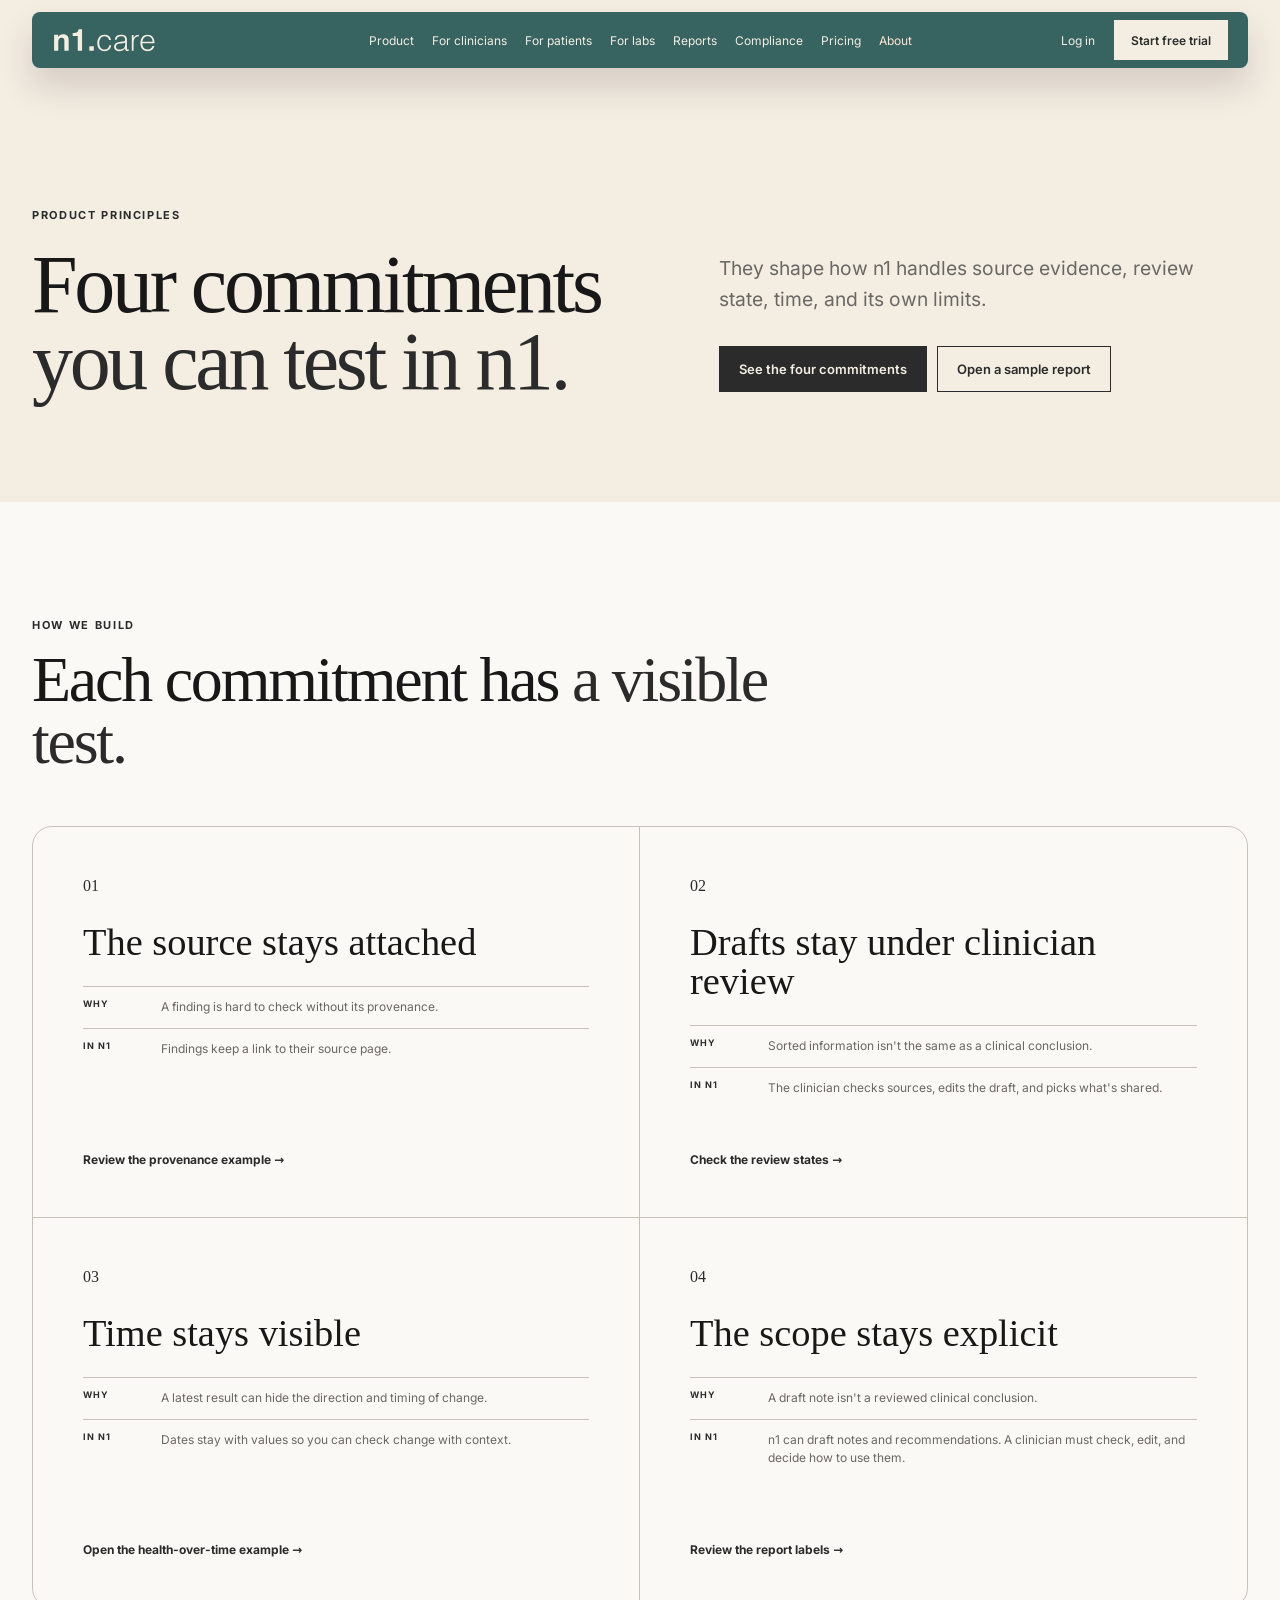
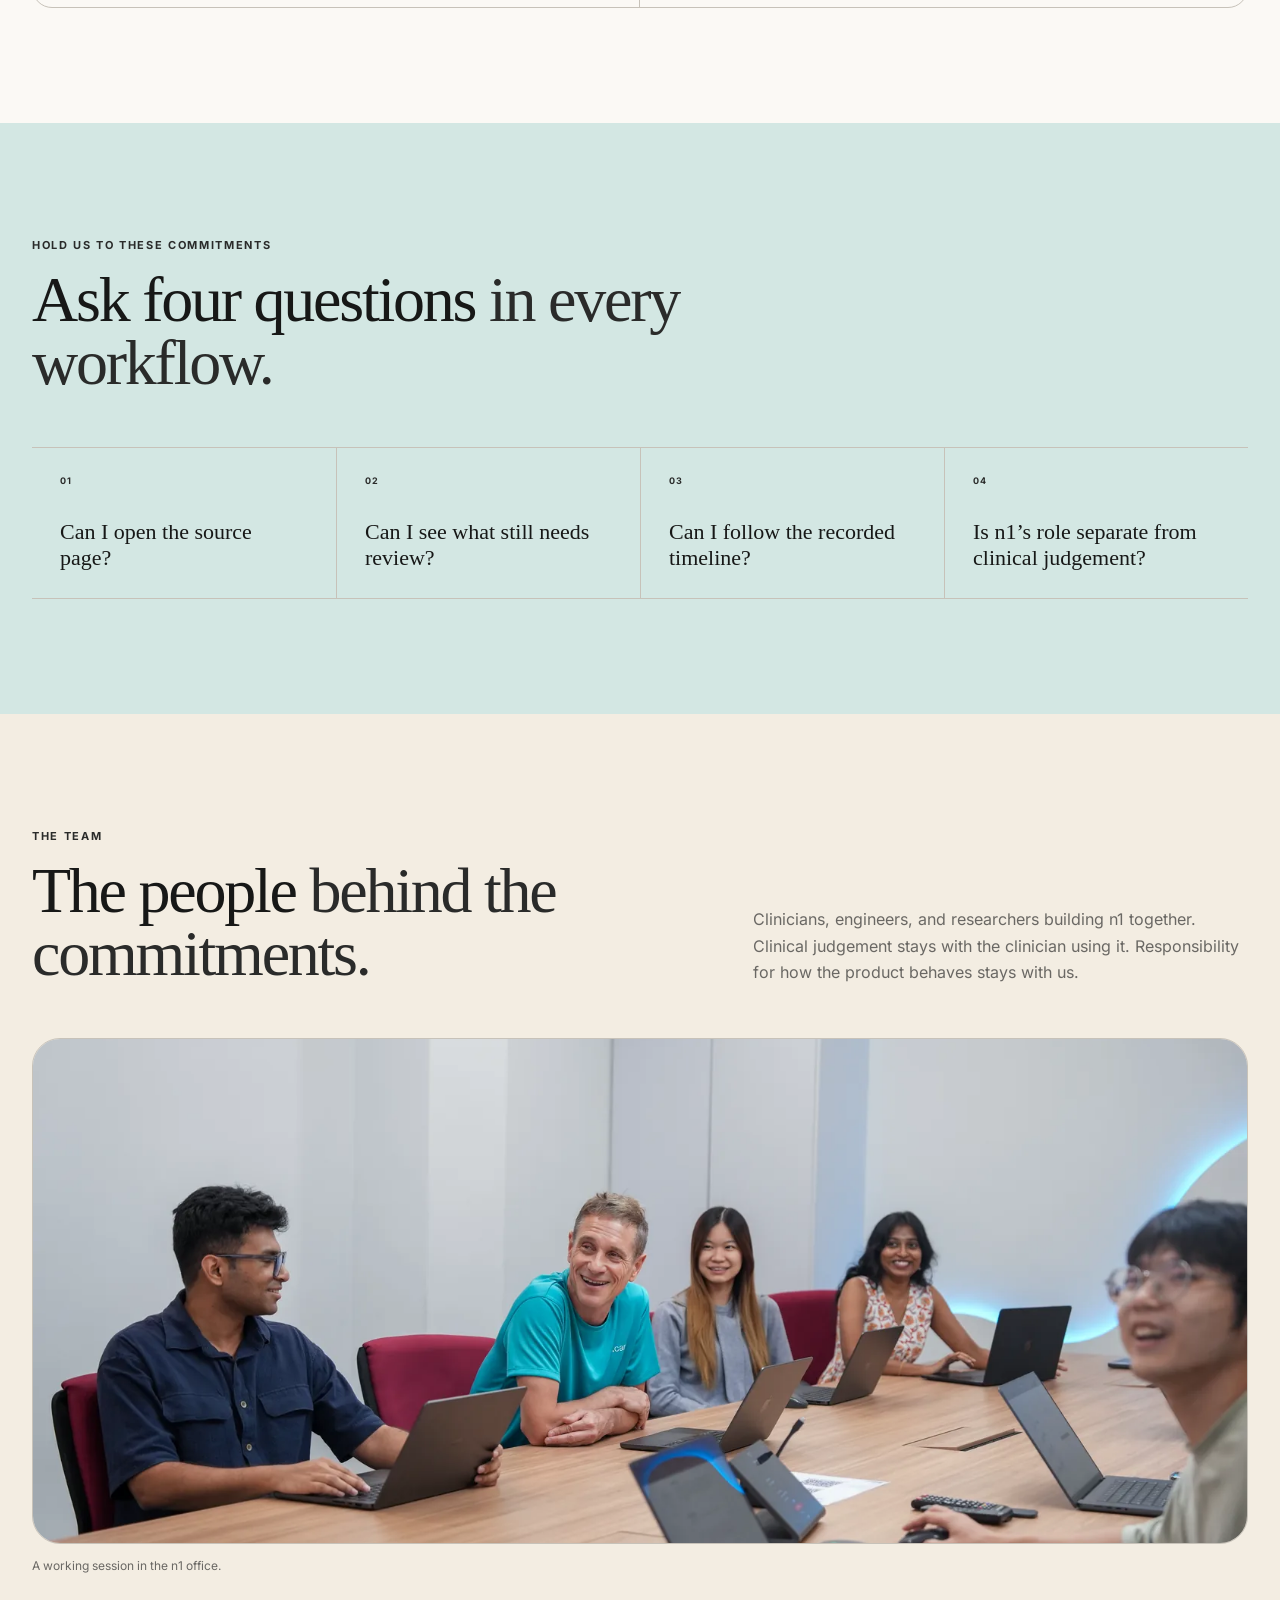
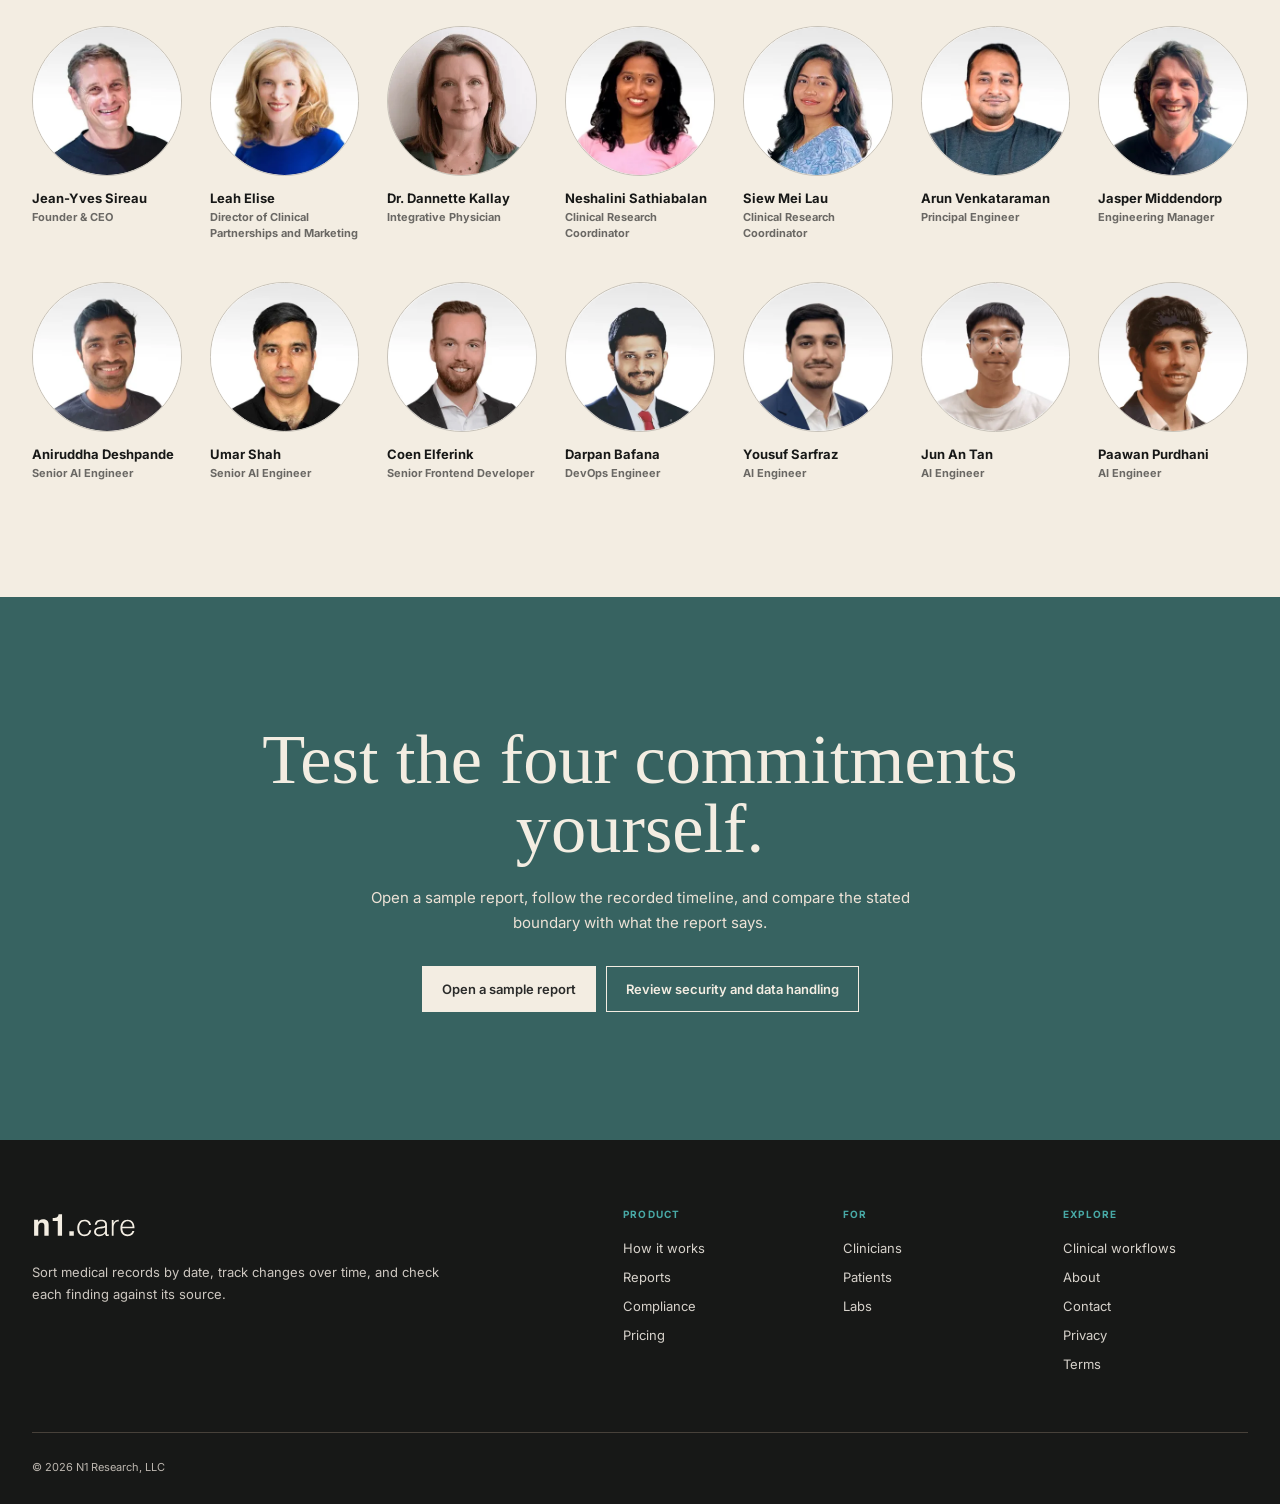
<file: about.html>
<!doctype html>
<html lang="en">
<head>
<meta charset="utf-8">
<meta name="viewport" content="width=device-width,initial-scale=1">
<meta name="robots" content="noindex, nofollow">
<title>Product principles | n1.care</title>
<meta name="description" content="Four testable commitments that shape how n1 handles source evidence, review state, time, and clinical boundaries.">
  <meta name="theme-color" content="#2a2b2a">
<link rel="icon" href="assets/n1-logo.svg" type="image/svg+xml">
<link rel="stylesheet" href="art-directions.css">
<link rel="stylesheet" href="marketing-pages.css">
<link rel="stylesheet" href="buttons.css">
<link rel="stylesheet" href="brand-tokens.css">
<link rel="stylesheet" href="smoked-birch-overrides.css">
<script defer src="marketing-pages.js">
</script>
</head>
<body class="tonal marketing-page">
<a class="skip-link" href="#main">Skip to content</a>
<nav class="marketing-nav" aria-label="Primary navigation">
<div class="shell marketing-nav-inner">
<a href="index.html" aria-label="n1.care home">
<span class="logo" aria-hidden="true">
</span>
</a>
<div class="marketing-links">
<a href="product.html">Product</a>
<a href="clinicians.html">For clinicians</a>
<a href="patients.html">For patients</a>
<a href="labs.html">For labs</a>
<a href="reports.html">Reports</a>
<a href="compliance.html">Compliance</a>
<a href="pricing.html">Pricing</a>
<a href="about.html" aria-current="page">About</a>
</div>
<div class="marketing-actions">
<a class="login-link" href="https://app.n1.care/login">Log in</a>
<a class="button sm" href="https://app.n1.care/signup">Start free trial</a>
</div>
<button class="marketing-toggle" type="button" aria-label="Open navigation" aria-expanded="false">
<span>
</span>
</button>
</div>
</nav>
<main id="main">
<header class="page-hero">
<div class="shell page-hero-grid">
<div>
<span class="page-kicker">Product principles</span>
<h1>Four commitments <em>you can test in n1.</em>
</h1>
</div>
<div class="page-hero-copy">
<p>They shape how n1 handles source evidence, review state, time, and its own limits.</p>
<div class="page-actions">
<a class="button" href="#principles">See the four commitments</a>
<a class="button secondary" href="Health_summary_demo-1.html">Open a sample report</a>
</div>
</div>
</div>
</header>
<section class="page-section paper" id="principles">
<div class="shell">
<div class="section-head">
<span class="page-kicker">How we build</span>
<h2>Each commitment has <em>a visible test.</em>
</h2>
</div>
<div class="principle-commitments">
<article class="principle-commitment">
<span>01</span>
<h3>The source stays attached</h3>
<dl><div><dt>Why</dt><dd>A finding is hard to check without its provenance.</dd></div><div><dt>In n1</dt><dd>Findings keep a link to their source page.</dd></div></dl>
<a class="text-link" href="compliance.html#evidence">Review the provenance example →</a>
</article>
<article class="principle-commitment">
<span>02</span>
<h3>Drafts stay under clinician review</h3>
<dl><div><dt>Why</dt><dd>Sorted information isn't the same as a clinical conclusion.</dd></div><div><dt>In n1</dt><dd>The clinician checks sources, edits the draft, and picks what's shared.</dd></div></dl>
<a class="text-link" href="compliance.html#report-review">Check the review states →</a>
</article>
<article class="principle-commitment">
<span>03</span>
<h3>Time stays visible</h3>
<dl><div><dt>Why</dt><dd>A latest result can hide the direction and timing of change.</dd></div><div><dt>In n1</dt><dd>Dates stay with values so you can check change with context.</dd></div></dl>
<a class="text-link" href="LHR_demo-1.html">Open the health-over-time example →</a>
</article>
<article class="principle-commitment">
<span>04</span>
<h3>The scope stays explicit</h3>
<dl><div><dt>Why</dt><dd>A draft note isn't a reviewed clinical conclusion.</dd></div><div><dt>In n1</dt><dd>n1 can draft notes and recommendations. A clinician must check, edit, and decide how to use them.</dd></div></dl>
<a class="text-link" href="reports.html">Review the report labels →</a>
</article>
</div>
</div>
</section>
<section class="page-section blush">
<div class="shell">
<div class="section-head"><span class="page-kicker">Hold us to these commitments</span><h2>Ask four questions <em>in every workflow.</em></h2></div>
<ol class="principle-questions"><li><span>01</span>Can I open the source page?</li><li><span>02</span>Can I see what still needs review?</li><li><span>03</span>Can I follow the recorded timeline?</li><li><span>04</span>Is n1’s role separate from clinical judgement?</li></ol>
</div>
</section>
<section class="page-section" id="team">
<div class="shell">
<div class="section-head split">
<div>
<span class="page-kicker">The team</span>
<h2>The people <em>behind the commitments.</em>
</h2>
</div>
<p>Clinicians, engineers, and researchers building n1 together. Clinical judgement stays with the clinician using it. Responsibility for how the product behaves stays with us.</p>
</div>
<figure class="team-photo">
<img src="assets/team-life/n1-team-table.webp" alt="Members of the n1 team working together around a table" width="1600" height="900" loading="lazy" decoding="async">
<figcaption>A working session in the n1 office.</figcaption>
</figure>
<div class="team-grid">
<article class="team-member"><img src="assets/team/jean-yves-sireau.webp" alt="Jean-Yves Sireau" width="320" height="320" loading="lazy" decoding="async"><b>Jean-Yves Sireau<span>Founder &amp; CEO</span></b></article>
<article class="team-member"><img src="assets/team/leah-elise.webp" alt="Leah Elise" width="320" height="320" loading="lazy" decoding="async"><b>Leah Elise<span>Director of Clinical Partnerships and Marketing</span></b></article>
<article class="team-member"><img src="assets/team/dannette-kallay.webp" alt="Dr. Dannette Kallay" width="320" height="275" loading="lazy" decoding="async"><b>Dr. Dannette Kallay<span>Integrative Physician</span></b></article>
<article class="team-member"><img src="assets/team/neshalini-sathiabalan.webp" alt="Neshalini Sathiabalan" width="320" height="320" loading="lazy" decoding="async"><b>Neshalini Sathiabalan<span>Clinical Research Coordinator</span></b></article>
<article class="team-member"><img src="assets/team/siew-mei-lau.webp" alt="Siew Mei Lau" width="320" height="320" loading="lazy" decoding="async"><b>Siew Mei Lau<span>Clinical Research Coordinator</span></b></article>
<article class="team-member"><img src="assets/team/arun-venkataraman.webp" alt="Arun Venkataraman" width="320" height="320" loading="lazy" decoding="async"><b>Arun Venkataraman<span>Principal Engineer</span></b></article>
<article class="team-member"><img src="assets/team/jasper-middendorp.webp" alt="Jasper Middendorp" width="320" height="320" loading="lazy" decoding="async"><b>Jasper Middendorp<span>Engineering Manager</span></b></article>
<article class="team-member"><img src="assets/team/aniruddha-deshpande.webp" alt="Aniruddha Deshpande" width="320" height="320" loading="lazy" decoding="async"><b>Aniruddha Deshpande<span>Senior AI Engineer</span></b></article>
<article class="team-member"><img src="assets/team/umar-shah.webp" alt="Umar Shah" width="320" height="320" loading="lazy" decoding="async"><b>Umar Shah<span>Senior AI Engineer</span></b></article>
<article class="team-member"><img src="assets/team/coen-elferink.webp" alt="Coen Elferink" width="320" height="320" loading="lazy" decoding="async"><b>Coen Elferink<span>Senior Frontend Developer</span></b></article>
<article class="team-member"><img src="assets/team/darpan-bafana.webp" alt="Darpan Bafana" width="320" height="320" loading="lazy" decoding="async"><b>Darpan Bafana<span>DevOps Engineer</span></b></article>
<article class="team-member"><img src="assets/team/yousuf-sarfraz.webp" alt="Yousuf Sarfraz" width="320" height="320" loading="lazy" decoding="async"><b>Yousuf Sarfraz<span>AI Engineer</span></b></article>
<article class="team-member"><img src="assets/team/jun-an-tan.webp" alt="Jun An Tan" width="320" height="320" loading="lazy" decoding="async"><b>Jun An Tan<span>AI Engineer</span></b></article>
<article class="team-member"><img src="assets/team/paawan-purdhani.webp" alt="Paawan Purdhani" width="320" height="320" loading="lazy" decoding="async"><b>Paawan Purdhani<span>AI Engineer</span></b></article>
</div>
</div>
</section>
<section class="page-close">
<div class="shell">
<h2>Test the four commitments yourself.</h2>
<p>Open a sample report, follow the recorded timeline, and compare the stated boundary with what the report says.</p>
<div class="page-actions">
<a class="button" href="Health_summary_demo-1.html">Open a sample report</a>
<a class="button secondary" href="compliance.html">Review security and data handling</a>
</div>
</div>
</section>
</main>
<footer class="marketing-footer">
<div class="shell">
<div class="marketing-footer-top">
<div class="marketing-footer-brand">
<a href="index.html" aria-label="n1.care home">
<span class="logo" aria-hidden="true">
</span>
</a>
<p>Sort medical records by date, track changes over time, and check each finding against its source.</p>
</div>
<div class="marketing-footer-links">
<div>
<strong>Product</strong>
<a href="product.html">How it works</a>
<a href="reports.html">Reports</a>
<a href="compliance.html">Compliance</a>
<a href="pricing.html">Pricing</a>
</div>
<div>
<strong>For</strong>
<a href="clinicians.html">Clinicians</a>
<a href="patients.html">Patients</a>
<a href="labs.html">Labs</a>
</div>
<div>
<strong>Explore</strong>
<a href="case-studies.html">Clinical workflows</a>
<a href="about.html">About</a>
<a href="contact.html">Contact</a>
<a href="https://app.n1.care/privacy-policy">Privacy</a>
<a href="https://app.n1.care/terms-of-service">Terms</a>
</div>
</div>
</div>
<div class="marketing-footer-bottom">© 2026 N1 Research, LLC</div>
</div>
</footer>
</body>
</html>
</file>
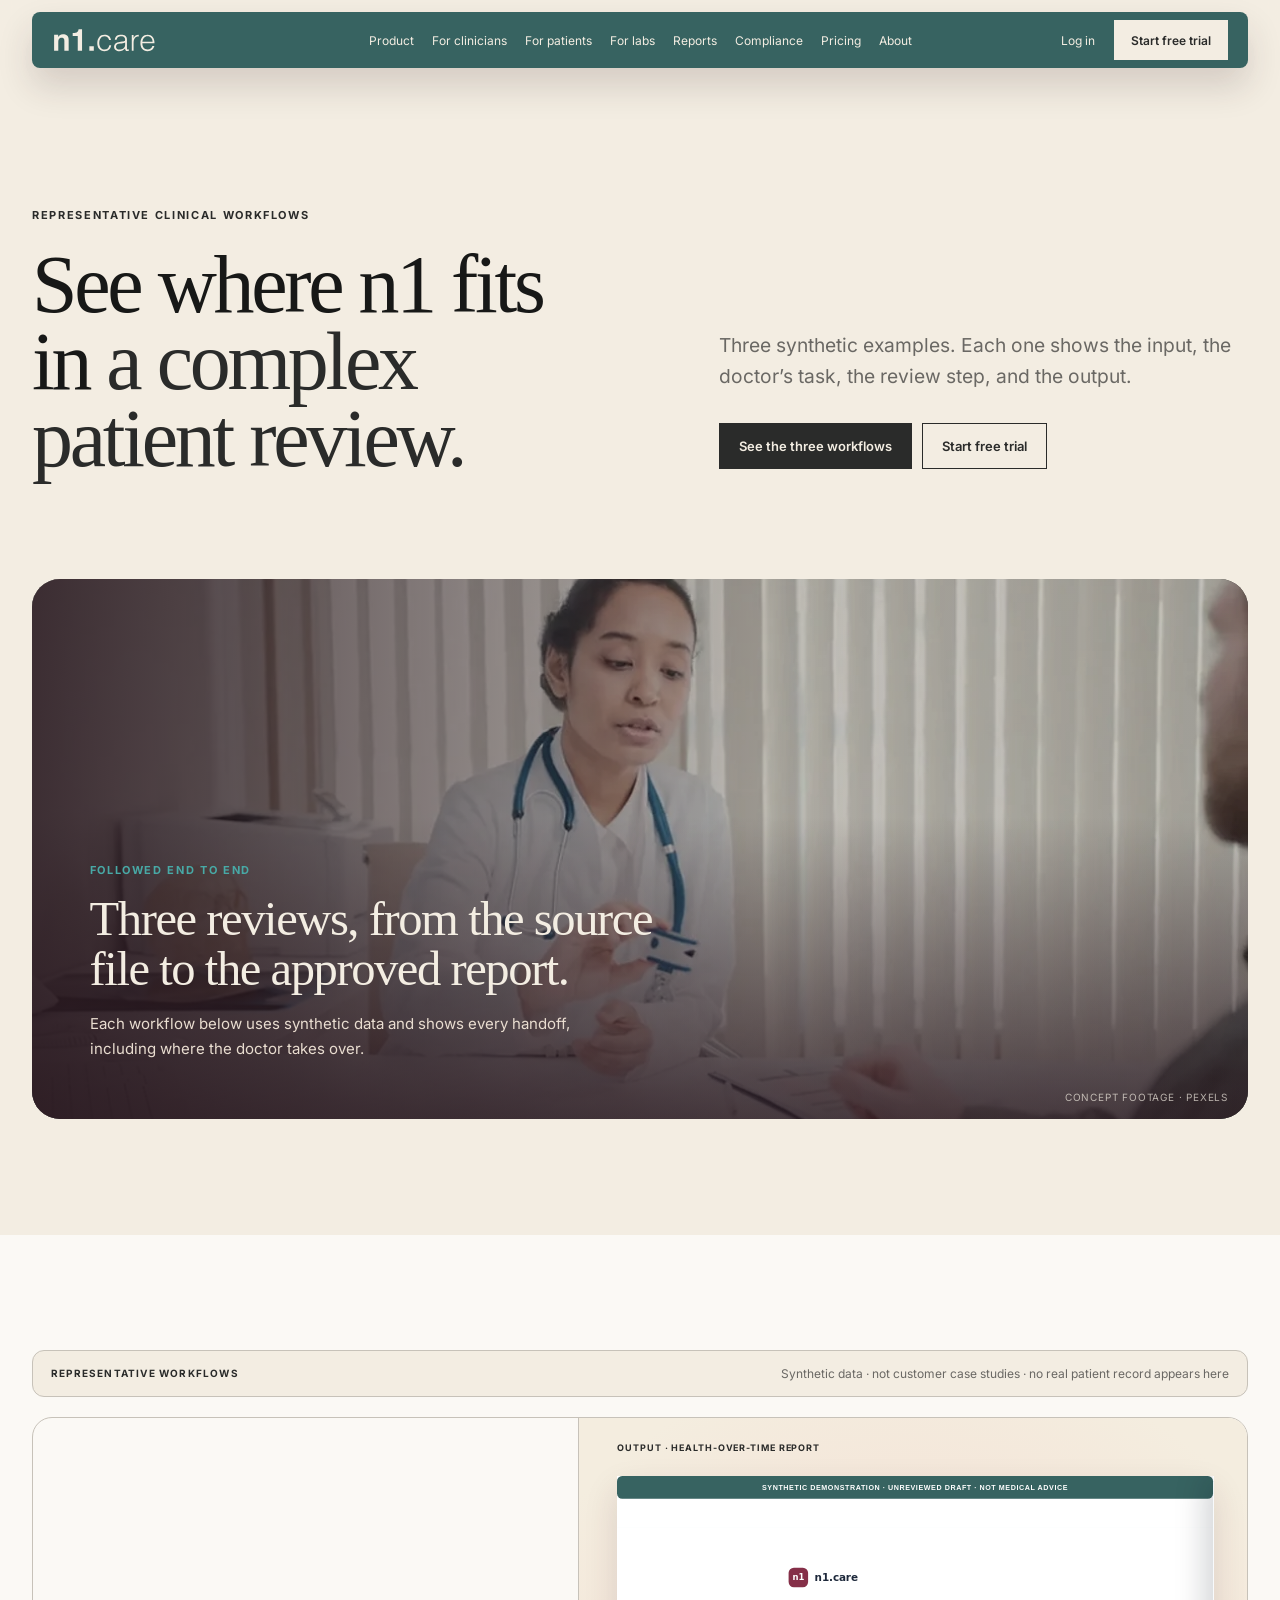
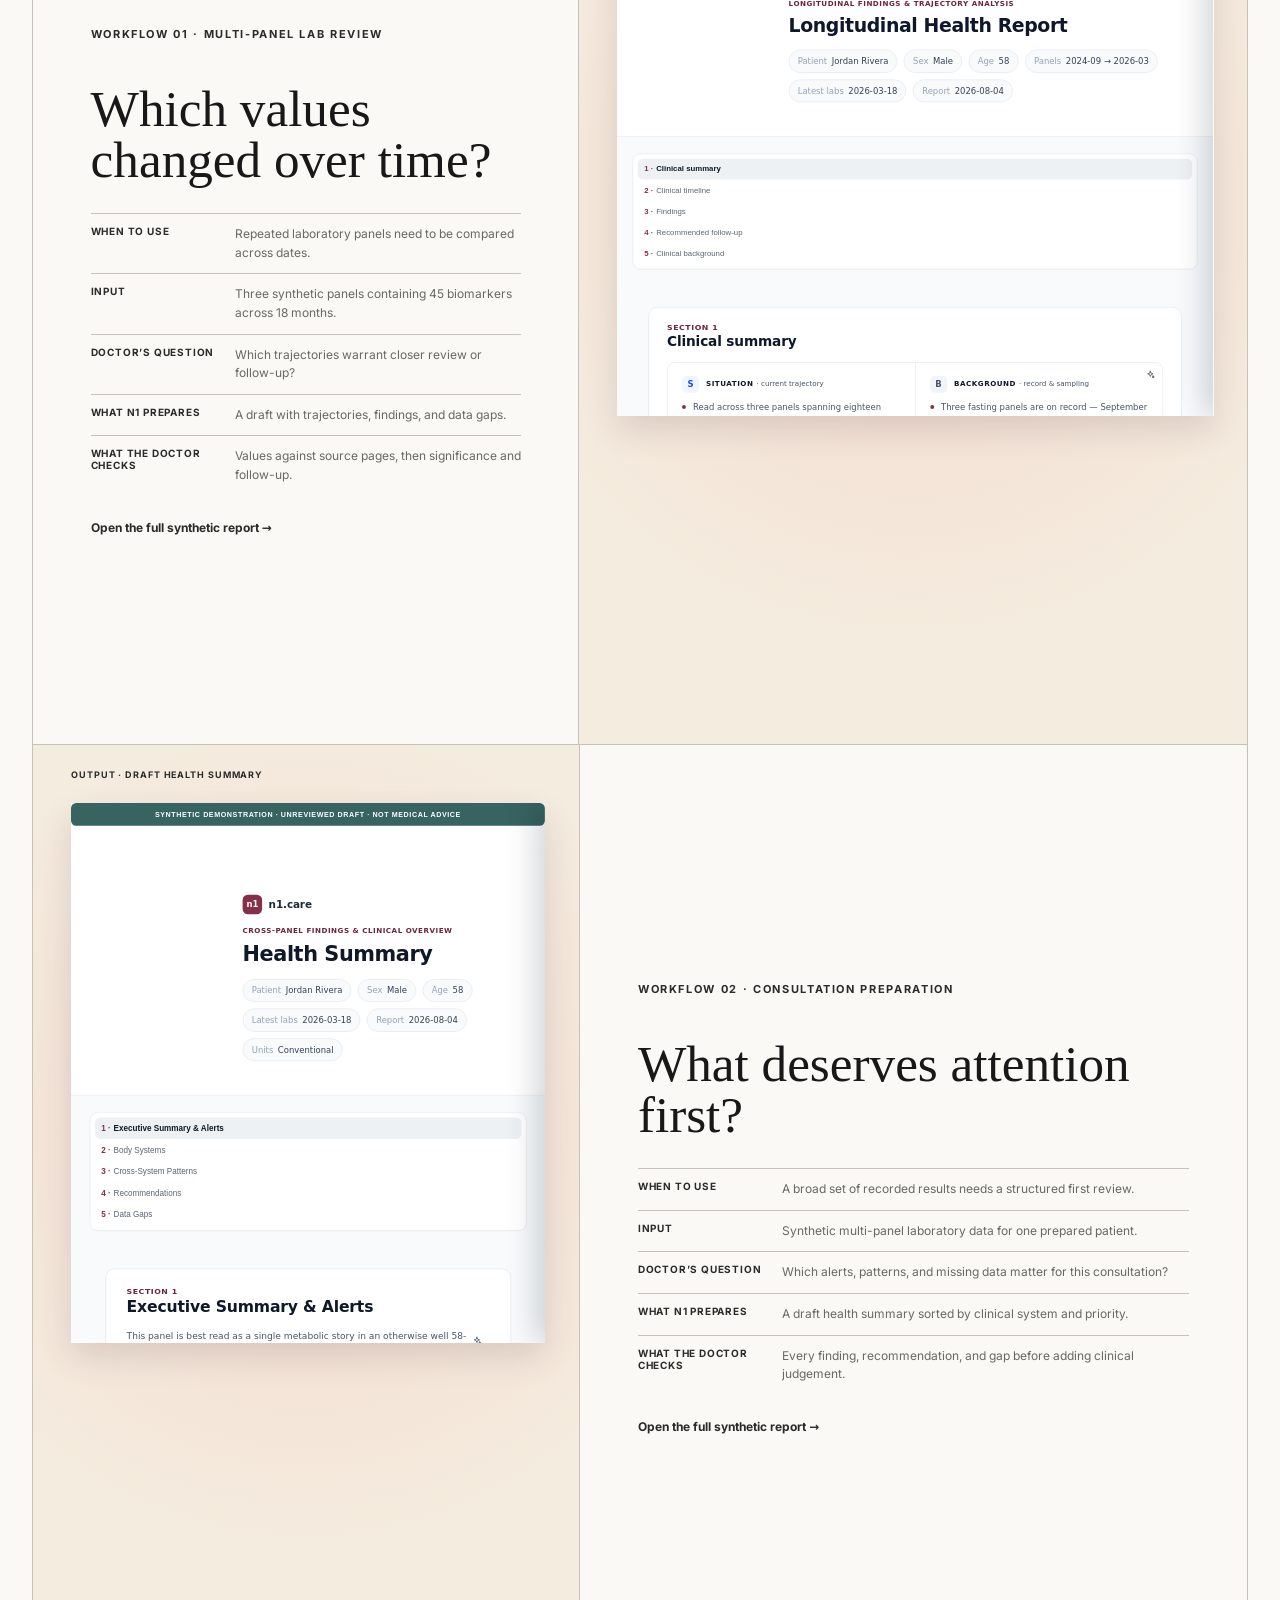
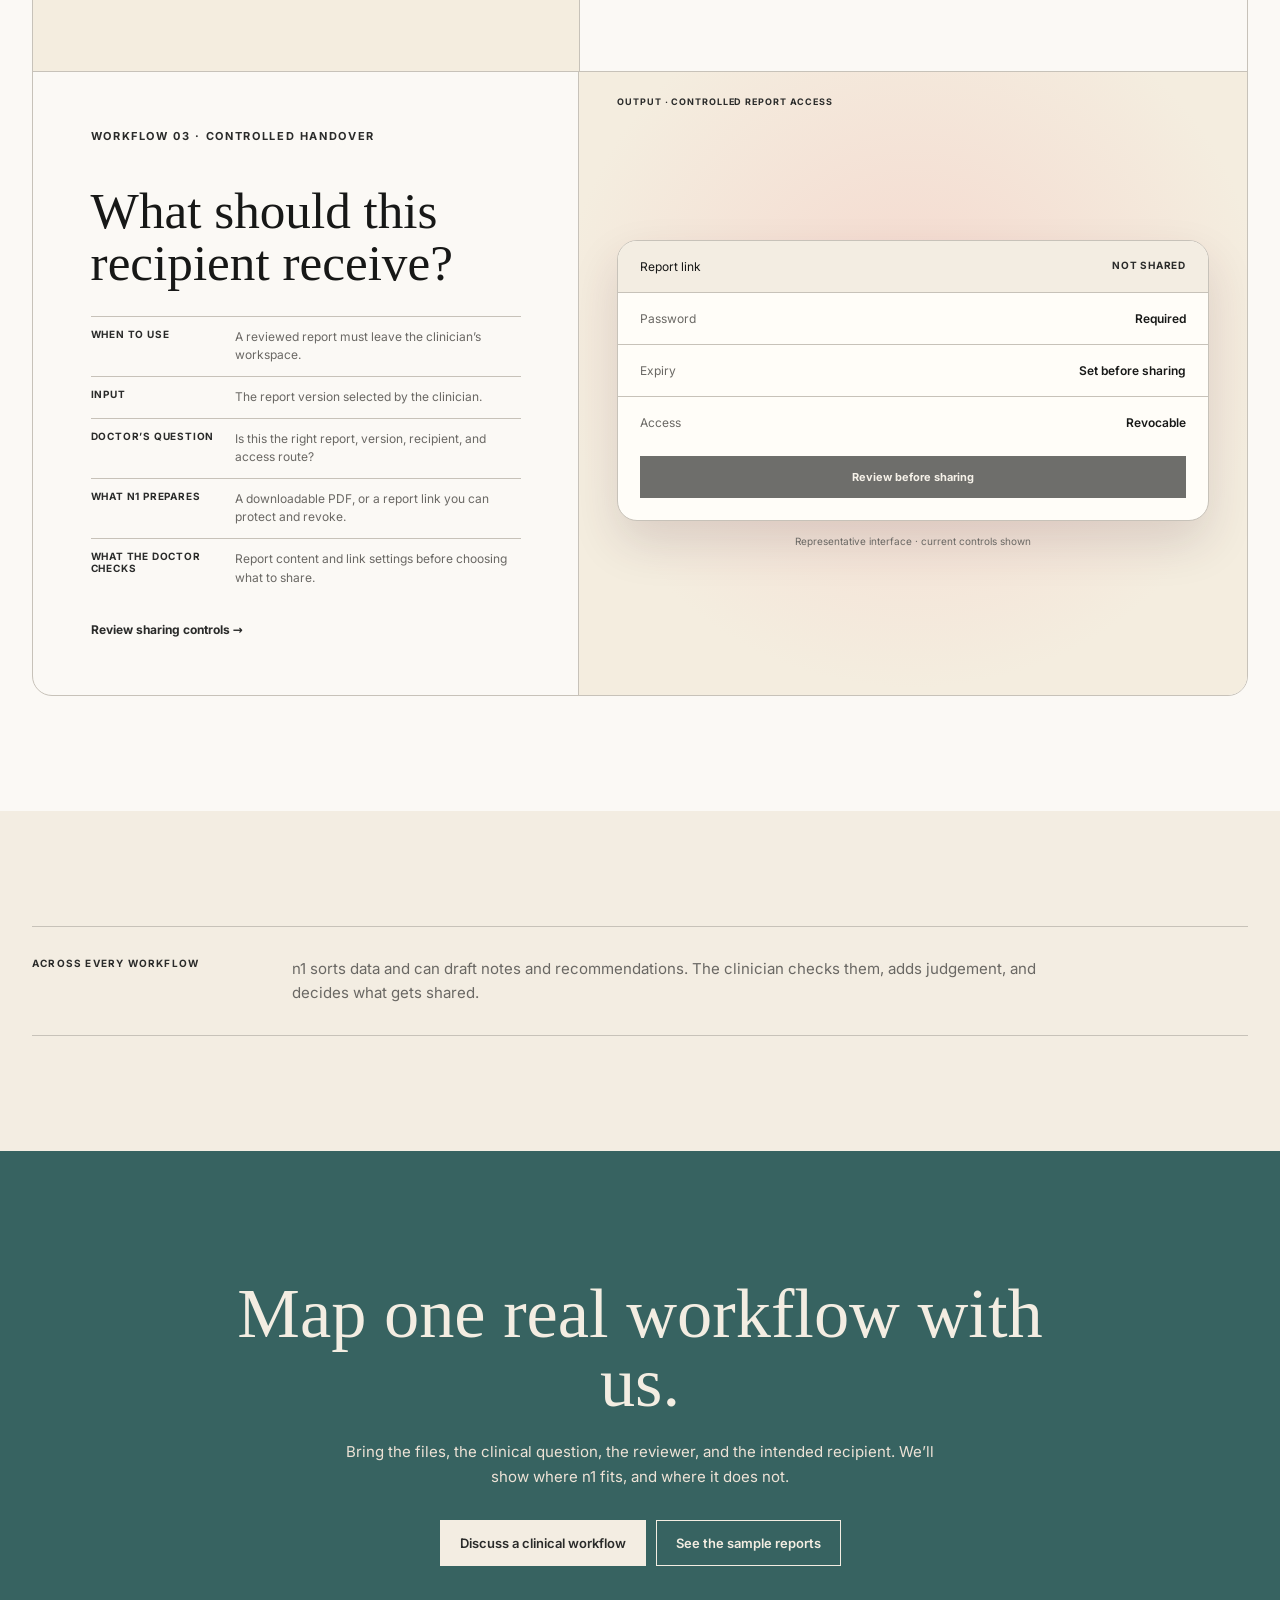
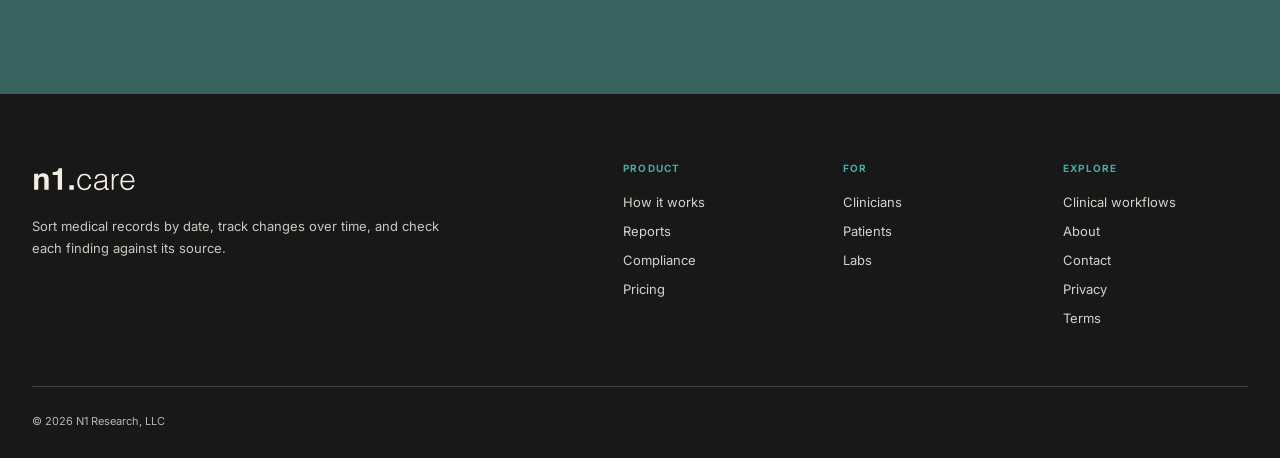
<file: case-studies.html>
<!doctype html>
<html lang="en">
<head>
<meta charset="utf-8">
<meta name="viewport" content="width=device-width,initial-scale=1">
<meta name="robots" content="noindex, nofollow">
<title>Clinical workflows | n1.care</title>
<meta name="description" content="Three representative clinical workflows showing the input, doctor’s task, review step, and output in n1.">
  <meta name="theme-color" content="#2a2b2a">
<link rel="icon" href="assets/n1-logo.svg" type="image/svg+xml">
<link rel="stylesheet" href="art-directions.css">
<link rel="stylesheet" href="marketing-pages.css">
<link rel="stylesheet" href="buttons.css">
<link rel="stylesheet" href="brand-tokens.css">
<link rel="stylesheet" href="smoked-birch-overrides.css">
<script defer src="marketing-pages.js">
</script>
</head>
<body class="tonal marketing-page">
<a class="skip-link" href="#main">Skip to content</a>
<nav class="marketing-nav" aria-label="Primary navigation">
<div class="shell marketing-nav-inner">
<a href="index.html" aria-label="n1.care home">
<span class="logo" aria-hidden="true">
</span>
</a>
<div class="marketing-links">
<a href="product.html">Product</a>
<a href="clinicians.html">For clinicians</a>
<a href="patients.html">For patients</a>
<a href="labs.html">For labs</a>
<a href="reports.html">Reports</a>
<a href="compliance.html">Compliance</a>
<a href="pricing.html">Pricing</a>
<a href="about.html">About</a>
</div>
<div class="marketing-actions">
<a class="login-link" href="https://app.n1.care/login">Log in</a>
<a class="button sm" href="https://app.n1.care/signup">Start free trial</a>
</div>
<button class="marketing-toggle" type="button" aria-label="Open navigation" aria-expanded="false">
<span>
</span>
</button>
</div>
</nav>
<main id="main">
<header class="page-hero">
<div class="shell page-hero-grid">
<div>
<span class="page-kicker">Representative clinical workflows</span>
<h1>See where n1 fits in <em>a complex patient review.</em>
</h1>
</div>
<div class="page-hero-copy">
<p>Three synthetic examples. Each one shows the input, the doctor’s task, the review step, and the output.</p>
<div class="page-actions">
<a class="button" href="#cases">See the three workflows</a>
<a class="button secondary" href="https://app.n1.care/signup">Start free trial</a>
</div>
</div>
</div>
</header>
<section class="page-section media-section" aria-labelledby="cases-media-title">
<div class="shell">
<div class="page-media">
<video data-autoplay muted loop playsinline preload="metadata" poster="assets/videos/clinical-check-poster.webp" aria-hidden="true"><source src="assets/videos/clinical-check.mp4" type="video/mp4"></video>
<div class="page-media-copy">
<span class="page-kicker">Followed end to end</span>
<h2 id="cases-media-title">Three reviews, from the source file to the approved report.</h2>
<p>Each workflow below uses synthetic data and shows every handoff, including where the doctor takes over.</p>
</div>
<span class="media-credit">Concept footage · Pexels</span>
</div>
</div>
</section>
<section class="page-section paper" id="cases">
<div class="shell">
<div class="workflow-disclosure">
<span>Representative workflows</span>
<p>Synthetic data · not customer case studies · no real patient record appears here</p>
</div>
<div class="case-workflows">
<article class="case-workflow">
<div class="case-workflow-copy">
<span class="page-kicker">Workflow 01 · Multi-panel lab review</span>
<h2>Which values changed over time?</h2>
<dl>
<div><dt>When to use</dt><dd>Repeated laboratory panels need to be compared across dates.</dd></div>
<div><dt>Input</dt><dd>Three synthetic panels containing 45 biomarkers across 18 months.</dd></div>
<div><dt>Doctor’s question</dt><dd>Which trajectories warrant closer review or follow-up?</dd></div>
<div><dt>What n1 prepares</dt><dd>A draft with trajectories, findings, and data gaps.</dd></div>
<div><dt>What the doctor checks</dt><dd>Values against source pages, then significance and follow-up.</dd></div>
</dl>
<a class="text-link" href="LHR_demo-1.html">Open the full synthetic report →</a>
</div>
<div class="case-artifact">
<div class="artifact-label">Output · health-over-time report</div>
<iframe src="LHR_demo-1.html" title="Synthetic health-over-time report preview" loading="lazy" tabindex="-1" aria-hidden="true" inert></iframe>
</div>
</article>
<article class="case-workflow reverse">
<div class="case-workflow-copy">
<span class="page-kicker">Workflow 02 · Consultation preparation</span>
<h2>What deserves attention first?</h2>
<dl>
<div><dt>When to use</dt><dd>A broad set of recorded results needs a structured first review.</dd></div>
<div><dt>Input</dt><dd>Synthetic multi-panel laboratory data for one prepared patient.</dd></div>
<div><dt>Doctor’s question</dt><dd>Which alerts, patterns, and missing data matter for this consultation?</dd></div>
<div><dt>What n1 prepares</dt><dd>A draft health summary sorted by clinical system and priority.</dd></div>
<div><dt>What the doctor checks</dt><dd>Every finding, recommendation, and gap before adding clinical judgement.</dd></div>
</dl>
<a class="text-link" href="Health_summary_demo-1.html">Open the full synthetic report →</a>
</div>
<div class="case-artifact">
<div class="artifact-label">Output · draft health summary</div>
<iframe src="Health_summary_demo-1.html" title="Synthetic health-summary report preview" loading="lazy" tabindex="-1" aria-hidden="true" inert></iframe>
</div>
</article>
<article class="case-workflow">
<div class="case-workflow-copy">
<span class="page-kicker">Workflow 03 · Controlled handover</span>
<h2>What should this recipient receive?</h2>
<dl>
<div><dt>When to use</dt><dd>A reviewed report must leave the clinician’s workspace.</dd></div>
<div><dt>Input</dt><dd>The report version selected by the clinician.</dd></div>
<div><dt>Doctor’s question</dt><dd>Is this the right report, version, recipient, and access route?</dd></div>
<div><dt>What n1 prepares</dt><dd>A downloadable PDF, or a report link you can protect and revoke.</dd></div>
<div><dt>What the doctor checks</dt><dd>Report content and link settings before choosing what to share.</dd></div>
</dl>
<a class="text-link" href="compliance.html#sharing-controls">Review sharing controls →</a>
</div>
<div class="case-artifact sharing-artifact" aria-label="Representative report link settings">
<div class="artifact-label">Output · controlled report access</div>
<div class="sharing-panel">
<div class="sharing-panel-head"><span>Report link</span><b>Not shared</b></div>
<div><span>Password</span><strong>Required</strong></div>
<div><span>Expiry</span><strong>Set before sharing</strong></div>
<div><span>Access</span><strong>Revocable</strong></div>
<button type="button" disabled>Review before sharing</button>
</div>
<p>Representative interface · current controls shown</p>
</div>
</article>
</div>
</div>
</section>
<section class="page-section">
<div class="shell">
<div class="workflow-boundary">
<span>Across every workflow</span>
<p>n1 sorts data and can draft notes and recommendations. The clinician checks them, adds judgement, and decides what gets shared.</p>
</div>
</div>
</section>
<section class="page-close">
<div class="shell">
<h2>Map one real workflow with us.</h2>
<p>Bring the files, the clinical question, the reviewer, and the intended recipient. We’ll show where n1 fits, and where it does not.</p>
<div class="page-actions">
<a class="button" href="contact.html?intent=workflow">Discuss a clinical workflow</a>
<a class="button secondary" href="reports.html">See the sample reports</a>
</div>
</div>
</section>
</main>
<footer class="marketing-footer">
<div class="shell">
<div class="marketing-footer-top">
<div class="marketing-footer-brand">
<a href="index.html" aria-label="n1.care home">
<span class="logo" aria-hidden="true">
</span>
</a>
<p>Sort medical records by date, track changes over time, and check each finding against its source.</p>
</div>
<div class="marketing-footer-links">
<div>
<strong>Product</strong>
<a href="product.html">How it works</a>
<a href="reports.html">Reports</a>
<a href="compliance.html">Compliance</a>
<a href="pricing.html">Pricing</a>
</div>
<div>
<strong>For</strong>
<a href="clinicians.html">Clinicians</a>
<a href="patients.html">Patients</a>
<a href="labs.html">Labs</a>
</div>
<div>
<strong>Explore</strong>
<a href="case-studies.html">Clinical workflows</a>
<a href="about.html">About</a>
<a href="contact.html">Contact</a>
<a href="https://app.n1.care/privacy-policy">Privacy</a>
<a href="https://app.n1.care/terms-of-service">Terms</a>
</div>
</div>
</div>
<div class="marketing-footer-bottom">© 2026 N1 Research, LLC</div>
</div>
</footer>
</body>
</html>
</file>
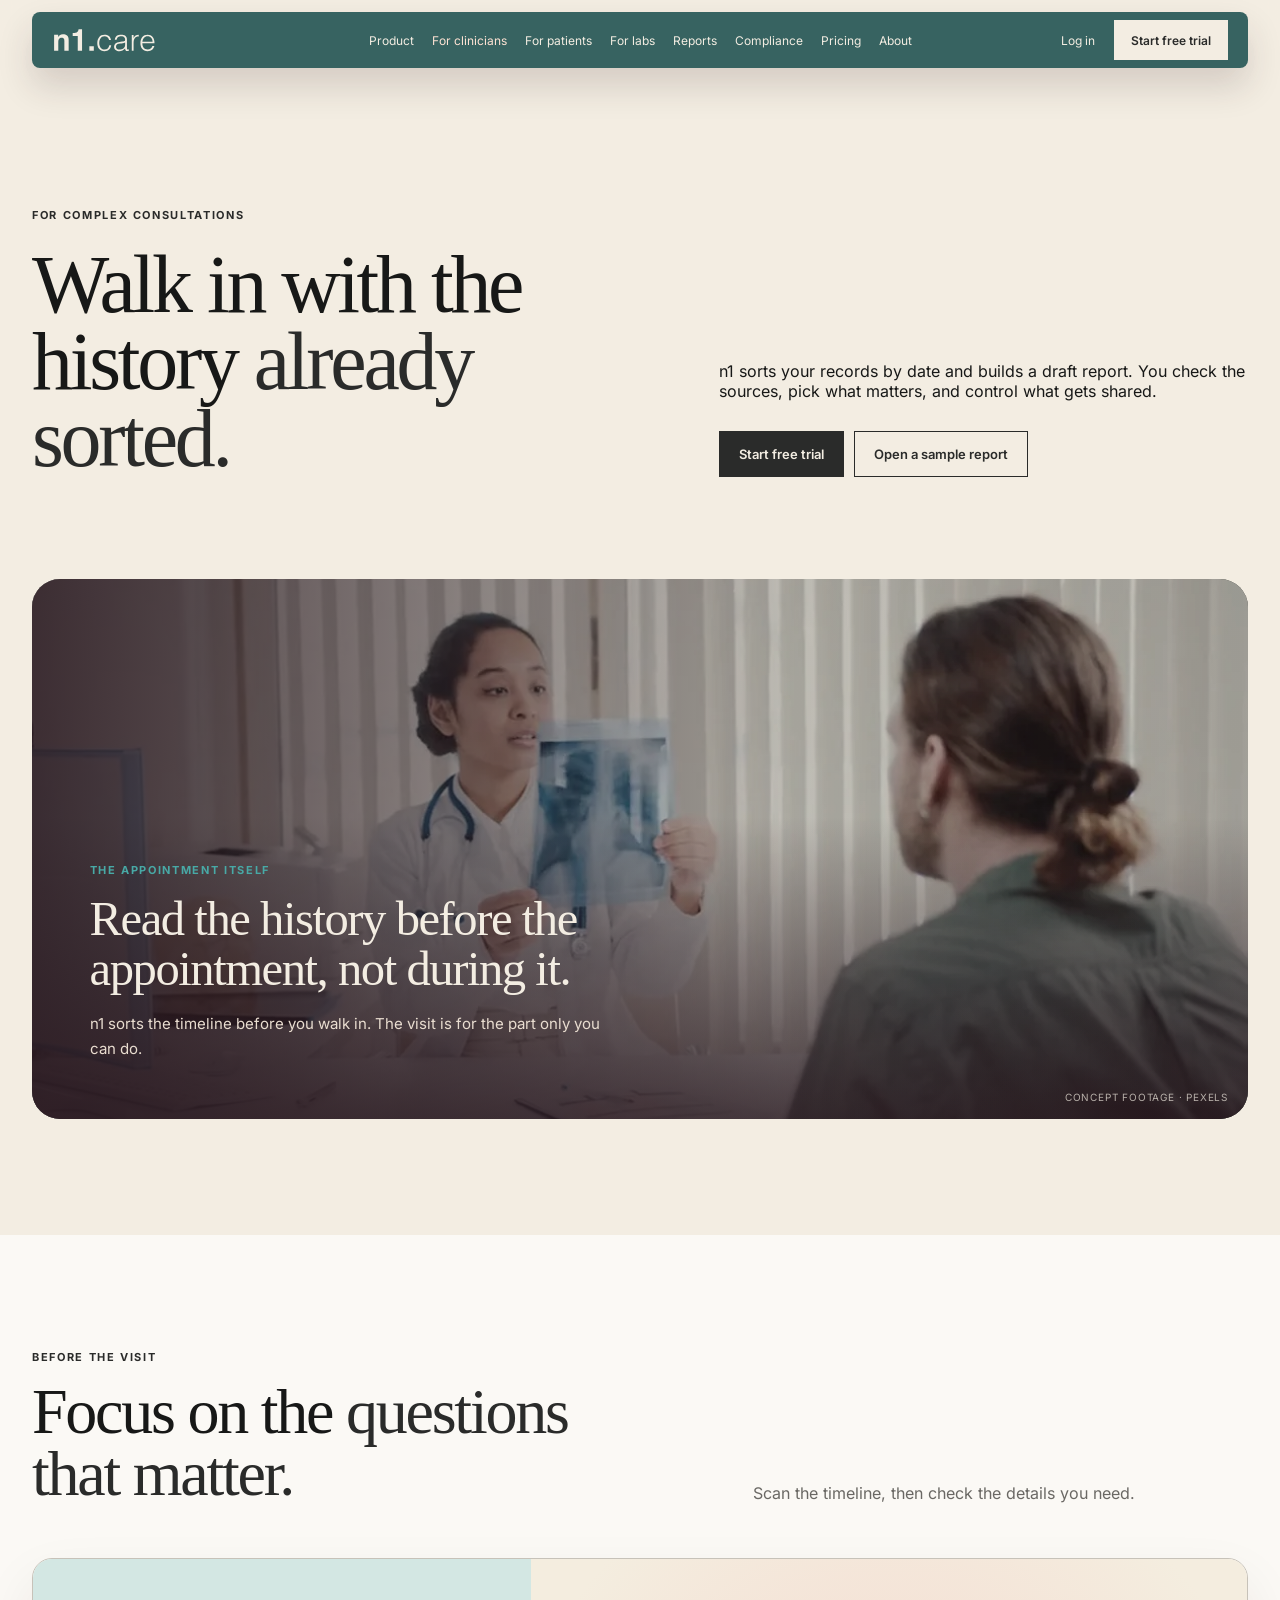
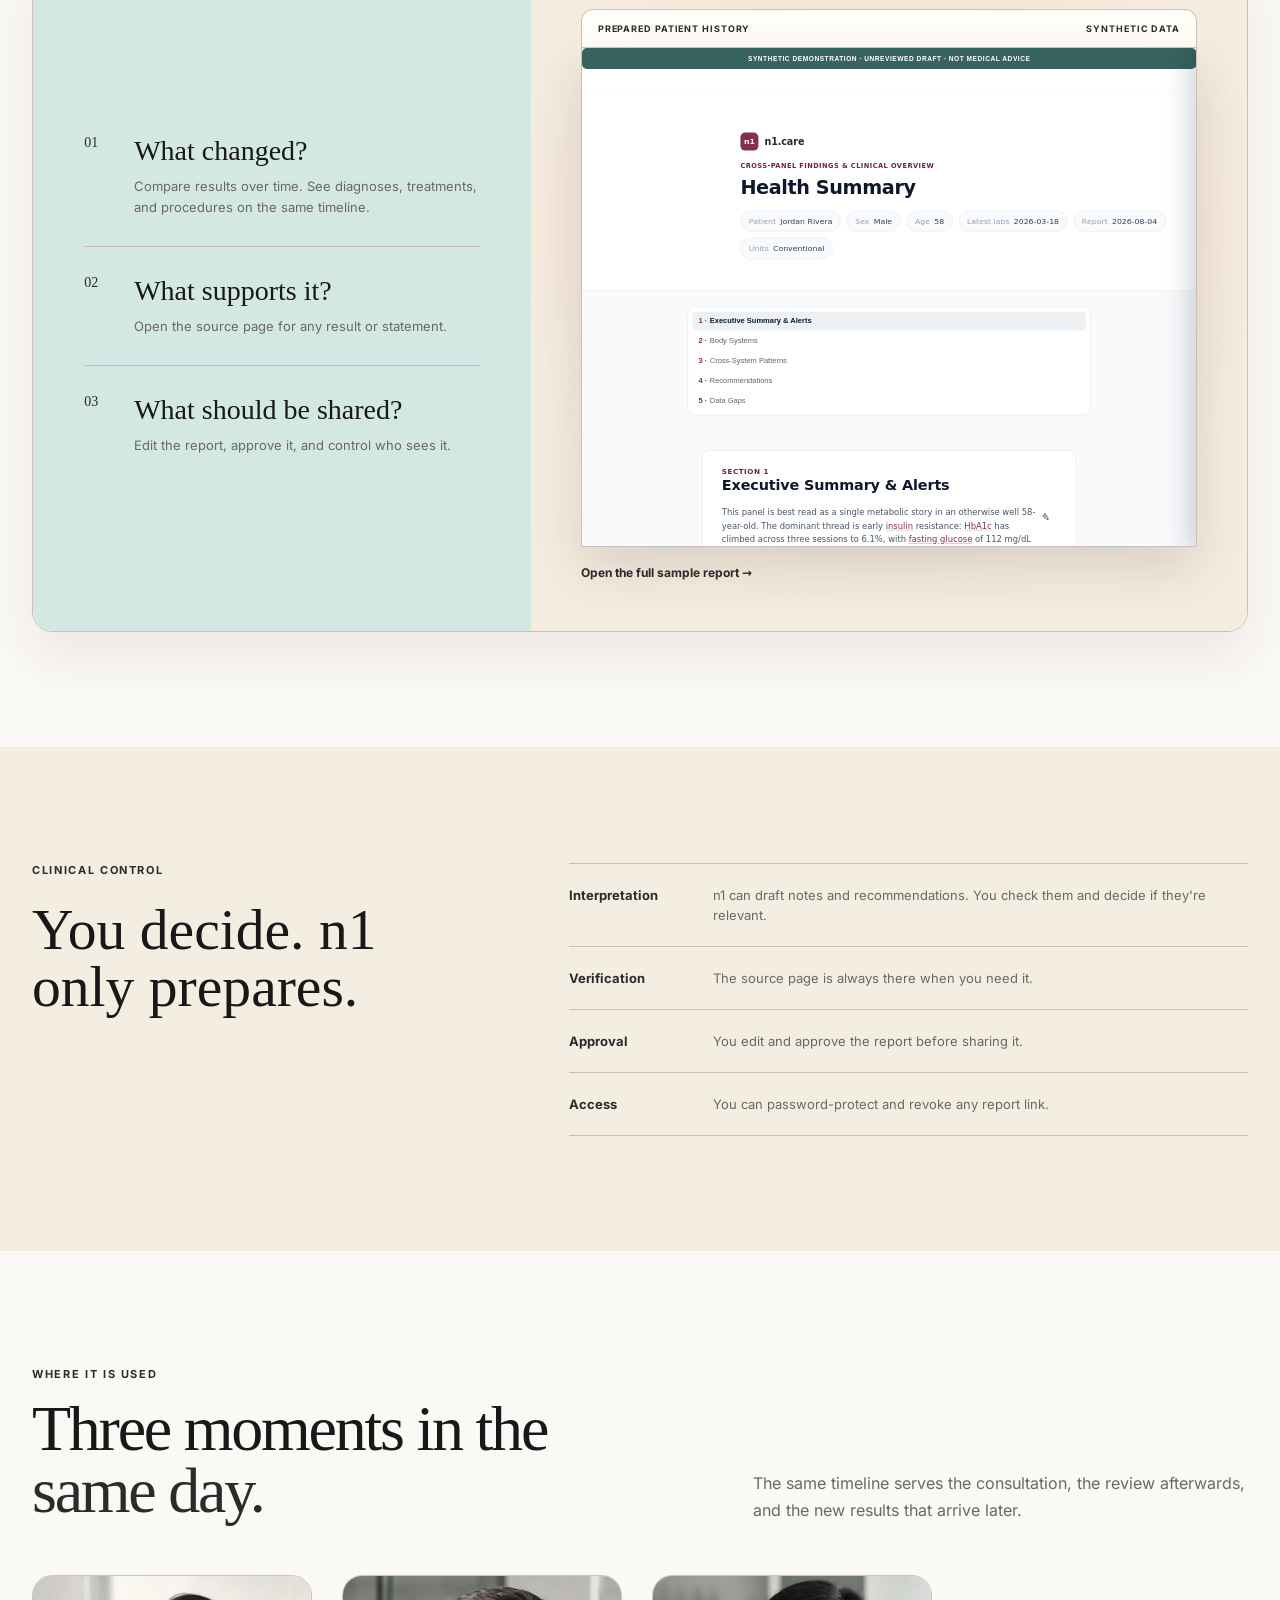
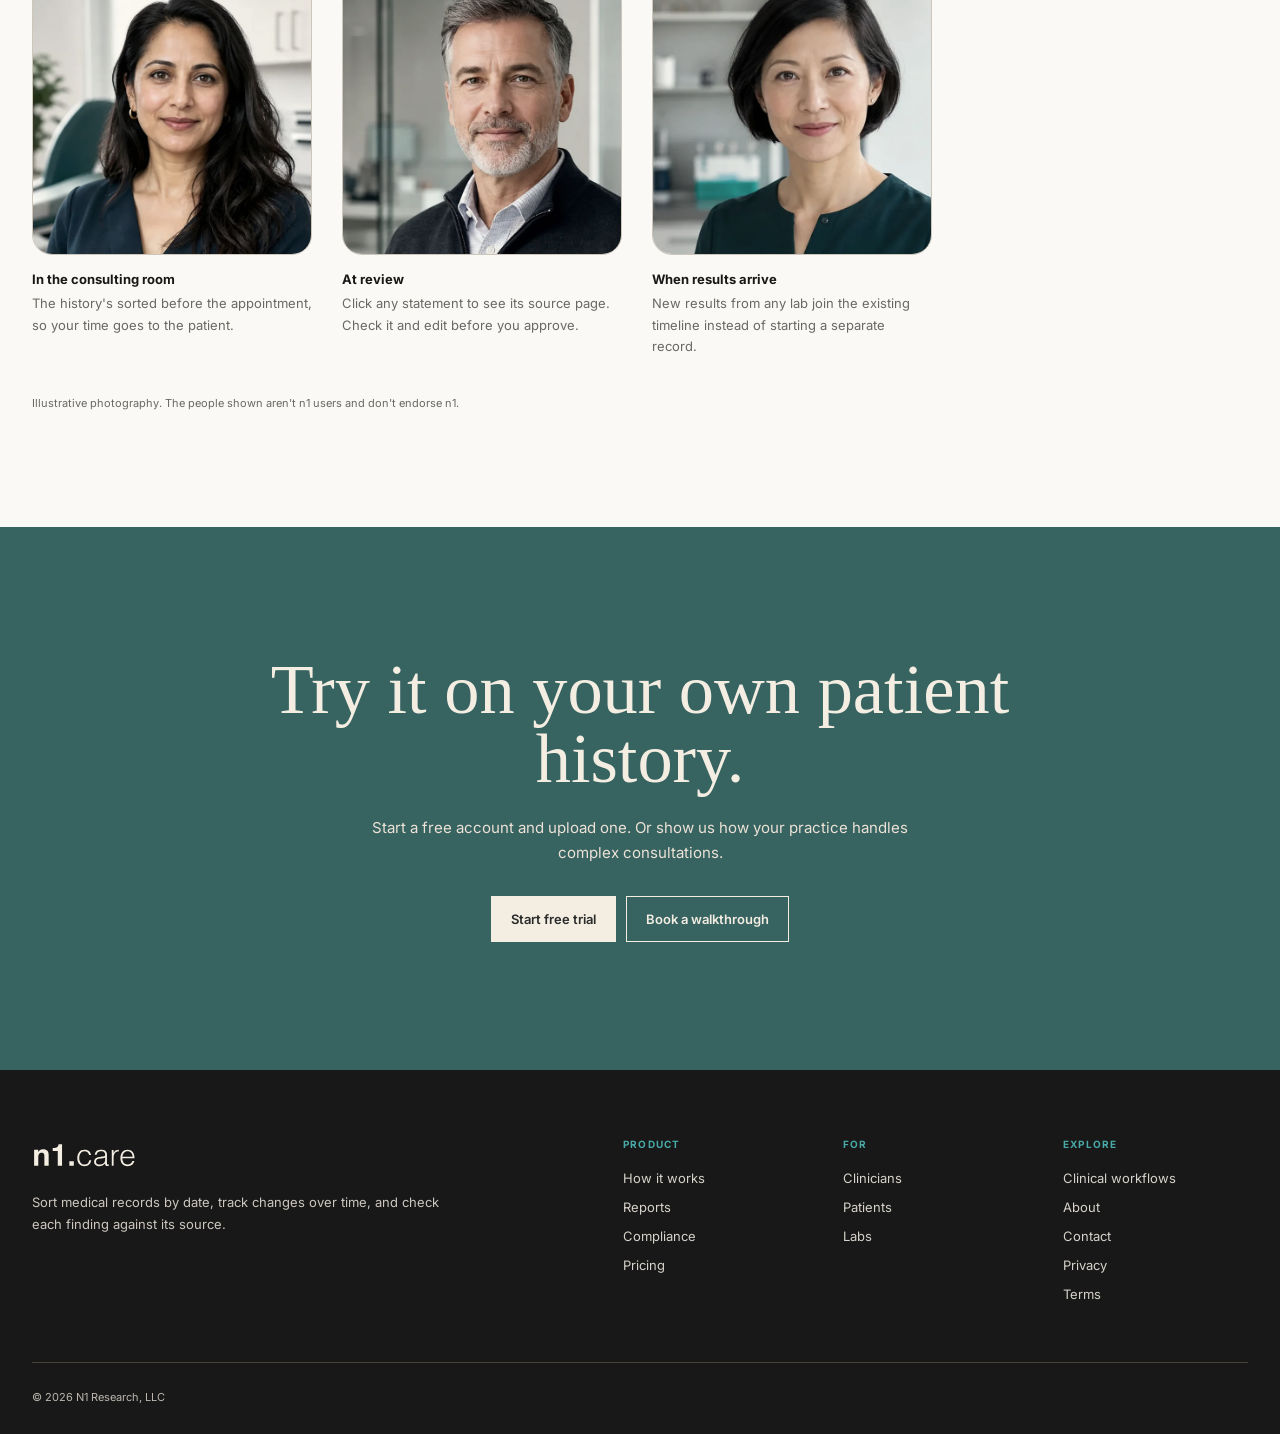
<file: clinicians.html>
<!doctype html>
<html lang="en">
<head>
<meta charset="utf-8">
<meta name="viewport" content="width=device-width,initial-scale=1">
<meta name="robots" content="noindex, nofollow">
<title>n1 for clinicians | n1.care</title>
<meta name="description" content="n1 sorts a patient's records by date and builds a draft report you check, edit, and share.">
  <meta name="theme-color" content="#2a2b2a">
<link rel="icon" href="assets/n1-logo.svg" type="image/svg+xml">
<link rel="stylesheet" href="art-directions.css">
<link rel="stylesheet" href="marketing-pages.css">
<link rel="stylesheet" href="buttons.css">
<link rel="stylesheet" href="brand-tokens.css">
<link rel="stylesheet" href="smoked-birch-overrides.css">
<script defer src="marketing-pages.js">
</script>
</head>
<body class="tonal marketing-page clinicians-page">
<a class="skip-link" href="#main">Skip to content</a>
<nav class="marketing-nav" aria-label="Primary navigation">
<div class="shell marketing-nav-inner">
<a href="index.html" aria-label="n1.care home">
<span class="logo" aria-hidden="true">
</span>
</a>
<div class="marketing-links">
<a href="product.html">Product</a>
<a href="clinicians.html" aria-current="page">For clinicians</a>
<a href="patients.html">For patients</a>
<a href="labs.html">For labs</a>
<a href="reports.html">Reports</a>
<a href="compliance.html">Compliance</a>
<a href="pricing.html">Pricing</a>
<a href="about.html">About</a>
</div>
<div class="marketing-actions">
<a class="login-link" href="https://app.n1.care/login">Log in</a>
<a class="button sm" href="https://app.n1.care/signup">Start free trial</a>
</div>
<button class="marketing-toggle" type="button" aria-label="Open navigation" aria-expanded="false">
<span>
</span>
</button>
</div>
</nav>
<main id="main">
<header class="page-hero">
<div class="shell page-hero-grid">
<div>
<span class="page-kicker">For complex consultations</span>
<h1>Walk in with the history <em>already sorted.</em>
</h1>
</div>
<parameter name="page-hero-copy">
<p>n1 sorts your records by date and builds a draft report. You check the sources, pick what matters, and control what gets shared.</p>
<div class="page-actions">
<a class="button" href="https://app.n1.care/signup">Start free trial</a>
<a class="button secondary" href="Health_summary_demo-1.html">Open a sample report</a>
</div>
</div>
</div>
</header>
<section class="page-section media-section" aria-labelledby="clinicians-media-title">
<div class="shell">
<div class="page-media">
<video data-autoplay muted loop playsinline preload="metadata" poster="assets/videos/cinematic-consultation-poster.webp" aria-hidden="true"><source src="assets/videos/cinematic-consultation.mp4" type="video/mp4"></video>
<div class="page-media-copy">
<span class="page-kicker">The appointment itself</span>
<h2 id="clinicians-media-title">Read the history before the appointment, not during it.</h2>
<p>n1 sorts the timeline before you walk in. The visit is for the part only you can do.</p>
</div>
<span class="media-credit">Concept footage · Pexels</span>
</div>
</div>
</section>
<section class="page-section paper">
<div class="shell">
<div class="section-head split">
<div>
<span class="page-kicker">Before the visit</span>
<h2>Focus on the <em>questions that matter.</em>
</h2>
</div>
<p>Scan the timeline, then check the details you need.</p>
</div>
<div class="clinician-review">
<div class="clinical-questions">
<article><span>01</span><div><h3>What changed?</h3><p>Compare results over time. See diagnoses, treatments, and procedures on the same timeline.</p></div></article>
<article><span>02</span><div><h3>What supports it?</h3><p>Open the source page for any result or statement.</p></div></article>
<article><span>03</span><div><h3>What should be shared?</h3><p>Edit the report, approve it, and control who sees it.</p></div></article>
</div>
<div class="clinician-report">
<div class="clinician-report-bar"><span>Prepared patient history</span><span>Synthetic data</span></div>
<div class="clinician-report-viewport"><iframe src="Health_summary_demo-1.html" title="Sample report from a synthetic patient history" loading="lazy"></iframe></div>
<a class="text-link" href="Health_summary_demo-1.html">Open the full sample report →</a>
</div>
</div>
</div>
</section>
<section class="page-section">
<div class="shell">
<div class="control-boundary">
<div><span class="page-kicker">Clinical control</span><h2>You decide. n1 only prepares.</h2></div>
<div class="boundary-list">
<p><b>Interpretation</b><span>n1 can draft notes and recommendations. You check them and decide if they're relevant.</span></p>
<p><b>Verification</b><span>The source page is always there when you need it.</span></p>
<p><b>Approval</b><span>You edit and approve the report before sharing it.</span></p>
<p><b>Access</b><span>You can password-protect and revoke any report link.</span></p>
</div>
</div>
</div>
</section>
<section class="page-section paper" aria-labelledby="clinicians-settings-title">
<div class="shell">
<div class="section-head split">
<div>
<span class="page-kicker">Where it is used</span>
<h2 id="clinicians-settings-title">Three moments in the <em>same day.</em>
</h2>
</div>
<p>The same timeline serves the consultation, the review afterwards, and the new results that arrive later.</p>
</div>
<div class="practice-strip">
<figure>
<img src="assets/n1-practice-consulting-room.webp" alt="A doctor in a consulting room" width="640" height="640" loading="lazy" decoding="async">
<figcaption><b>In the consulting room</b><span>The history's sorted before the appointment, so your time goes to the patient.</span></figcaption>
</figure>
<figure>
<img src="assets/n1-practice-review.webp" alt="A doctor reviewing records at a desk" width="640" height="640" loading="lazy" decoding="async">
<figcaption><b>At review</b><span>Click any statement to see its source page. Check it and edit before you approve.</span></figcaption>
</figure>
<figure>
<img src="assets/n1-practice-lab.webp" alt="A scientist working in a laboratory" width="640" height="640" loading="lazy" decoding="async">
<figcaption><b>When results arrive</b><span>New results from any lab join the existing timeline instead of starting a separate record.</span></figcaption>
</figure>
</div>
<p class="practice-credit">Illustrative photography. The people shown aren't n1 users and don't endorse n1.</p>
</div>
</section>
<section class="page-close">
<div class="shell">
<h2>Try it on your own patient history.</h2>
<p>Start a free account and upload one. Or show us how your practice handles complex consultations.</p>
<div class="page-actions">
<a class="button" href="https://app.n1.care/signup">Start free trial</a>
<a class="button secondary" href="contact.html?intent=walkthrough">Book a walkthrough</a>
</div>
</div>
</section>
</main>
<footer class="marketing-footer">
<div class="shell">
<div class="marketing-footer-top">
<div class="marketing-footer-brand">
<a href="index.html" aria-label="n1.care home">
<span class="logo" aria-hidden="true">
</span>
</a>
<p>Sort medical records by date, track changes over time, and check each finding against its source.</p>
</div>
<div class="marketing-footer-links">
<div>
<strong>Product</strong>
<a href="product.html">How it works</a>
<a href="reports.html">Reports</a>
<a href="compliance.html">Compliance</a>
<a href="pricing.html">Pricing</a>
</div>
<div>
<strong>For</strong>
<a href="clinicians.html">Clinicians</a>
<a href="patients.html">Patients</a>
<a href="labs.html">Labs</a>
</div>
<div>
<strong>Explore</strong>
<a href="case-studies.html">Clinical workflows</a>
<a href="about.html">About</a>
<a href="contact.html">Contact</a>
<a href="https://app.n1.care/privacy-policy">Privacy</a>
<a href="https://app.n1.care/terms-of-service">Terms</a>
</div>
</div>
</div>
<div class="marketing-footer-bottom">© 2026 N1 Research, LLC</div>
</div>
</footer>
</body>
</html>
</file>
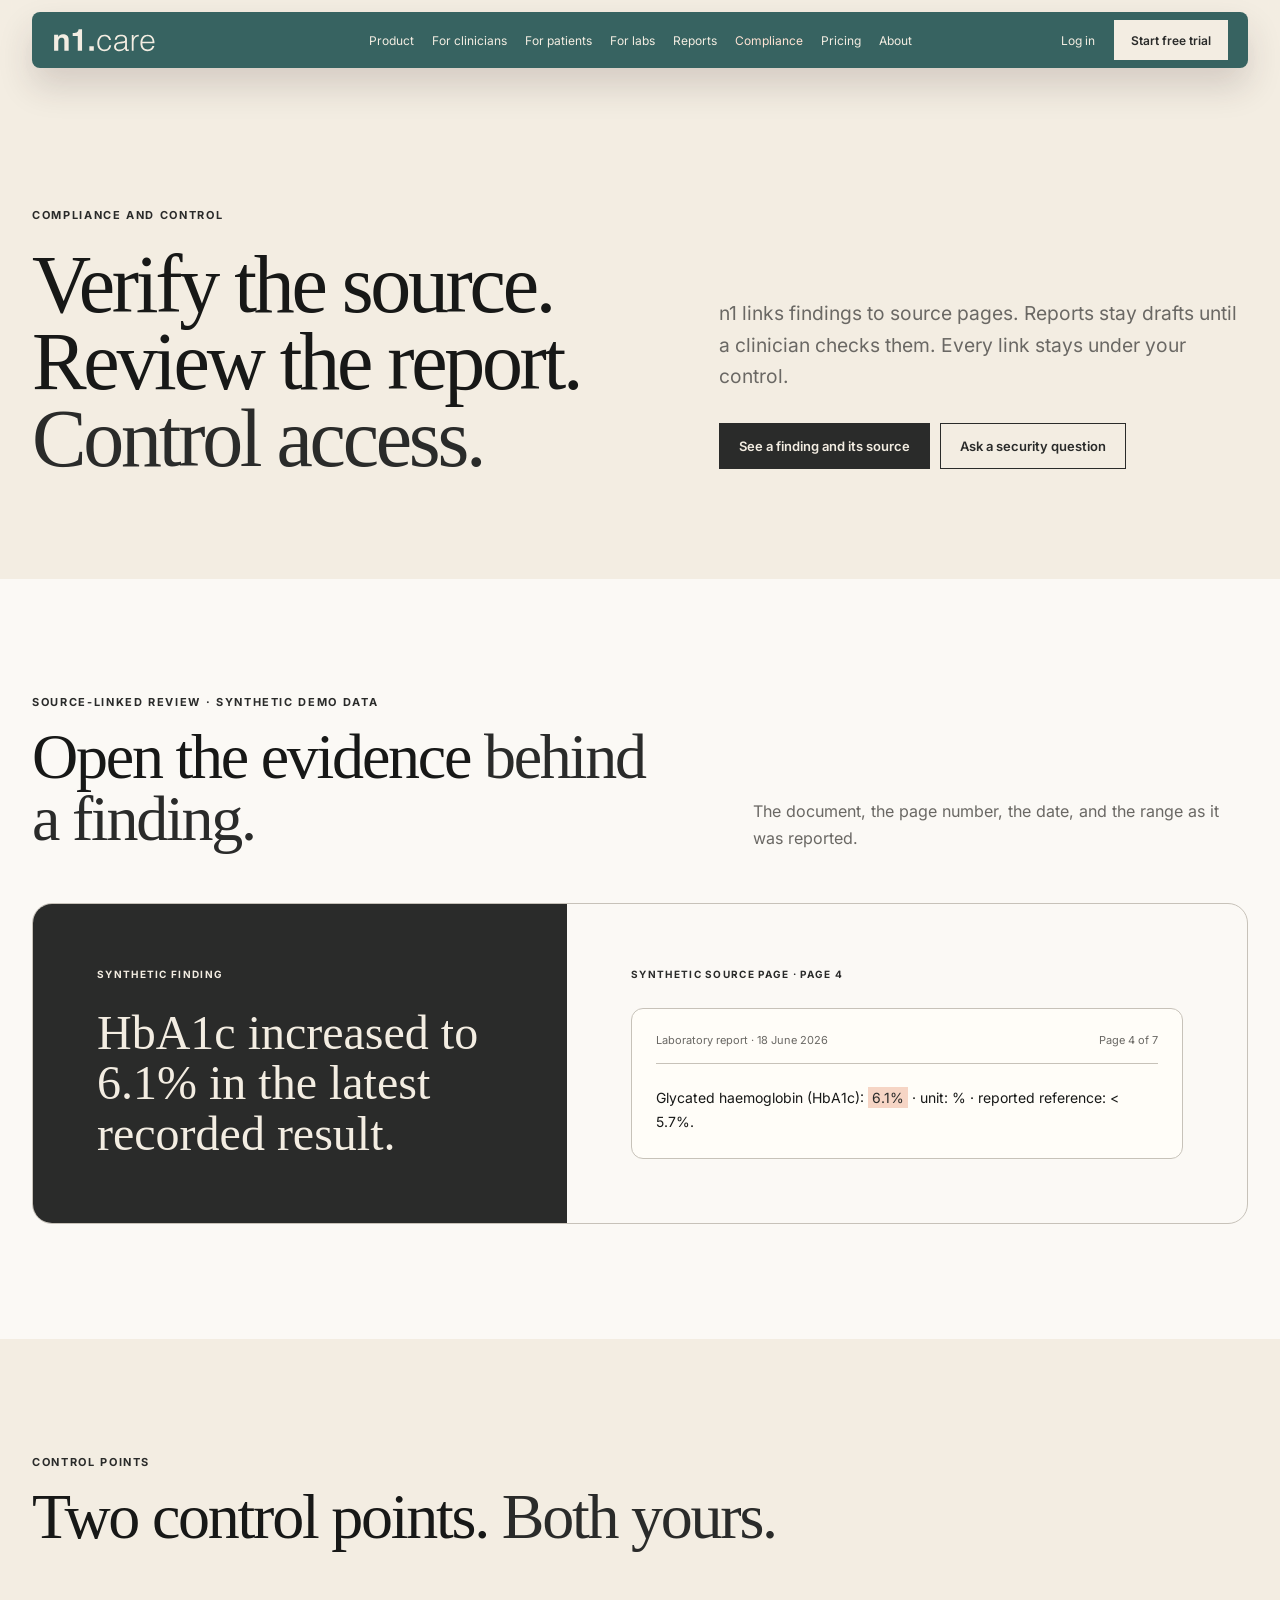
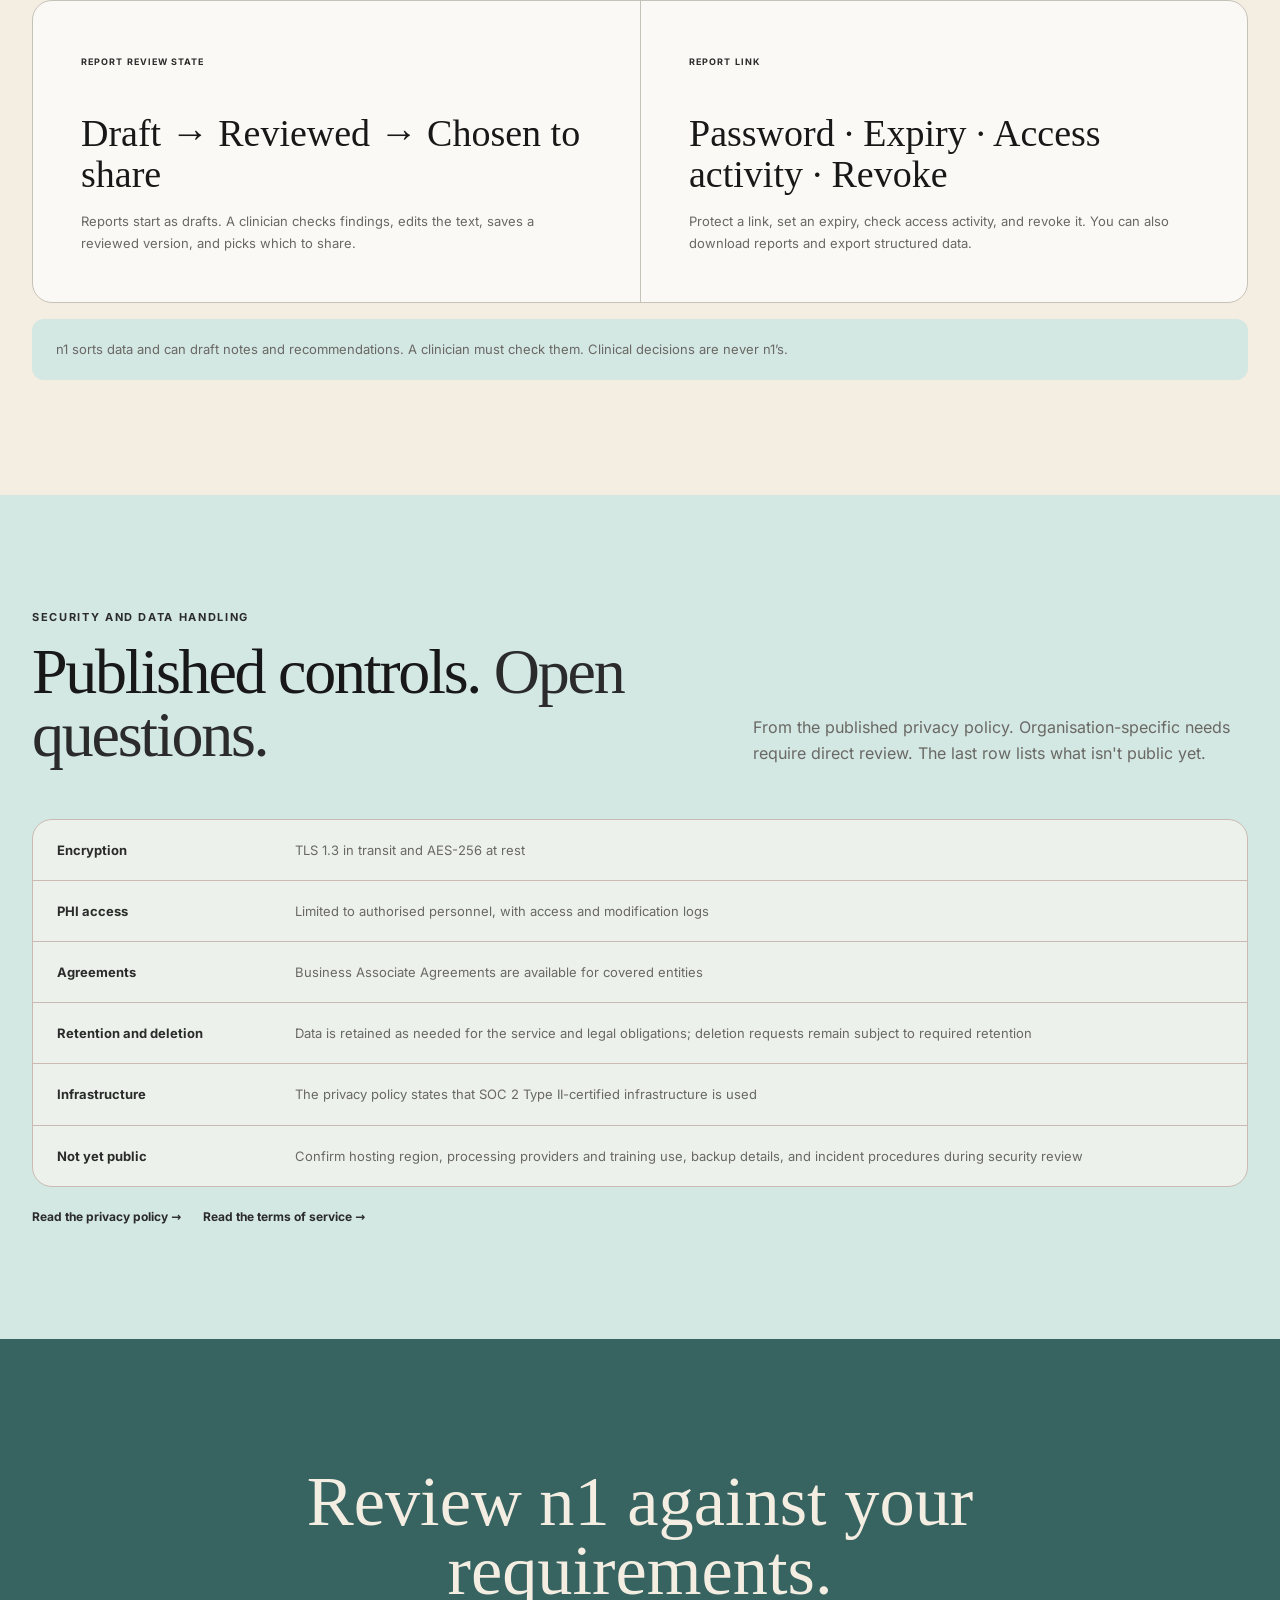
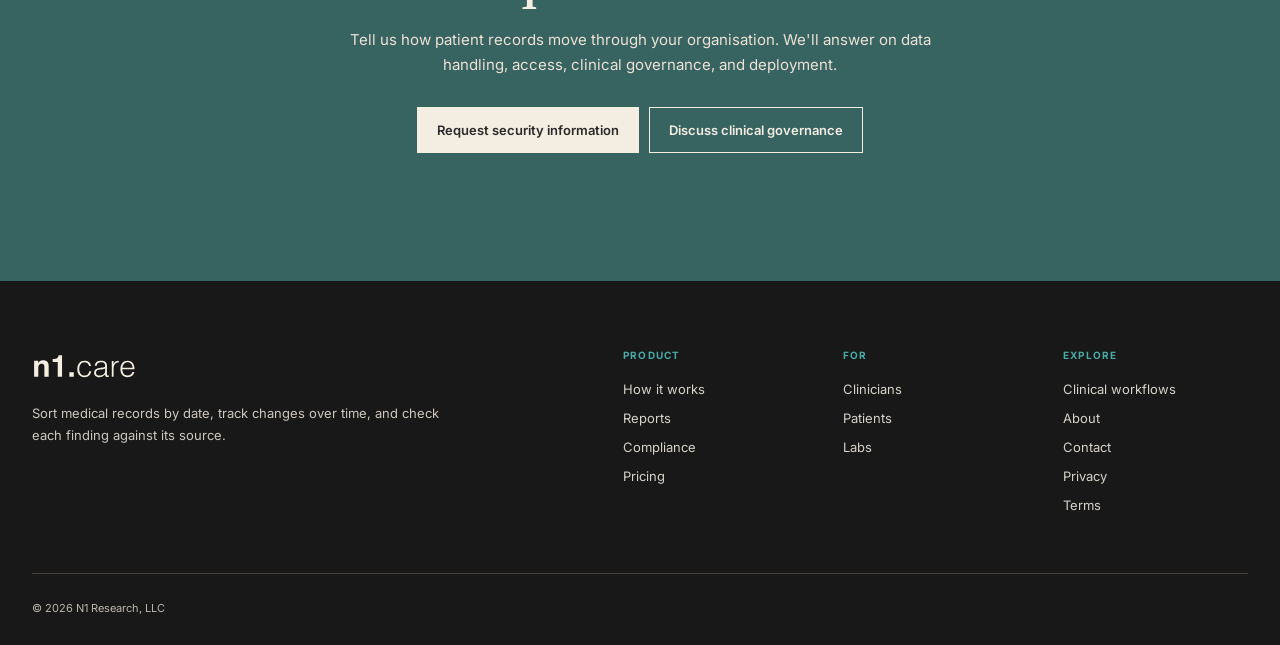
<file: compliance.html>
<!doctype html>
<html lang="en">
<head>
<meta charset="utf-8">
<meta name="viewport" content="width=device-width,initial-scale=1">
<meta name="robots" content="noindex, nofollow">
<title>Compliance and control | n1.care</title>
<meta name="description" content="See how n1 keeps findings linked to sources and keeps sharing under clinician control.">
  <meta name="theme-color" content="#2a2b2a">
<link rel="icon" href="assets/n1-logo.svg" type="image/svg+xml">
<link rel="stylesheet" href="art-directions.css">
<link rel="stylesheet" href="marketing-pages.css">
<link rel="stylesheet" href="buttons.css">
<link rel="stylesheet" href="brand-tokens.css">
<link rel="stylesheet" href="smoked-birch-overrides.css">
<script defer src="marketing-pages.js">
</script>
</head>
<body class="tonal marketing-page compliance-page">
<a class="skip-link" href="#main">Skip to content</a>
<nav class="marketing-nav" aria-label="Primary navigation">
<div class="shell marketing-nav-inner">
<a href="index.html" aria-label="n1.care home">
<span class="logo" aria-hidden="true">
</span>
</a>
<div class="marketing-links">
<a href="product.html">Product</a>
<a href="clinicians.html">For clinicians</a>
<a href="patients.html">For patients</a>
<a href="labs.html">For labs</a>
<a href="reports.html">Reports</a>
<a href="compliance.html" aria-current="page">Compliance</a>
<a href="pricing.html">Pricing</a>
<a href="about.html">About</a>
</div>
<div class="marketing-actions">
<a class="login-link" href="https://app.n1.care/login">Log in</a>
<a class="button sm" href="https://app.n1.care/signup">Start free trial</a>
</div>
<button class="marketing-toggle" type="button" aria-label="Open navigation" aria-expanded="false">
<span>
</span>
</button>
</div>
</nav>
<main id="main">
<header class="page-hero">
<div class="shell page-hero-grid">
<div>
<span class="page-kicker">Compliance and control</span>
<h1>Verify the source. Review the report. <em>Control access.</em>
</h1>
</div>
<div class="page-hero-copy">
<p>n1 links findings to source pages. Reports stay drafts until a clinician checks them. Every link stays under your control.</p>
<div class="page-actions">
<a class="button" href="#evidence">See a finding and its source</a>
<a class="button secondary" href="contact.html?intent=compliance">Ask a security question</a>
</div>
</div>
</div>
</header>
<section class="page-section paper" id="evidence">
<div class="shell">
<div class="section-head split">
<div>
<span class="page-kicker">Source-linked review · Synthetic demo data</span>
<h2>Open the evidence <em>behind a finding.</em>
</h2>
</div>
<p>The document, the page number, the date, and the range as it was reported.</p>
</div>
<div class="compliance-demo">
<div class="compliance-finding">
<small>Synthetic finding</small>
<h3>HbA1c increased to 6.1% in the latest recorded result.</h3>
</div>
<div class="compliance-source">
<small>Synthetic source page · page 4</small>
<div class="source-page">
<div class="source-page-head">
<span>Laboratory report · 18 June 2026</span>
<span>Page 4 of 7</span>
</div>
<p>Glycated haemoglobin (HbA1c): <mark>6.1%</mark> · unit: % · reported reference: &lt; 5.7%.</p>
</div>
</div>
</div>
</div>
</section>
<section class="page-section">
<div class="shell">
<div class="section-head">
<span class="page-kicker">Control points</span>
<h2>Two control points. <em>Both yours.</em>
</h2>
</div>
<div class="compliance-controls">
<article id="report-review"><span>Report review state</span><h3>Draft → Reviewed → Chosen to share</h3><p>Reports start as drafts. A clinician checks findings, edits the text, saves a reviewed version, and picks which to share.</p></article>
<article id="sharing-controls"><span>Report link</span><h3>Password · Expiry · Access activity · Revoke</h3><p>Protect a link, set an expiry, check access activity, and revoke it. You can also download reports and export structured data.</p></article>
</div>
<p class="clinical-boundary">n1 sorts data and can draft notes and recommendations. A clinician must check them. Clinical decisions are never n1’s.</p>
</div>
</section>
<section class="page-section blush">
<div class="shell">
<div class="section-head split">
<div>
<span class="page-kicker">Security and data handling</span>
<h2>Published controls. <em>Open questions.</em>
</h2>
</div>
<p>From the published privacy policy. Organisation-specific needs require direct review. The last row lists what isn't public yet.</p>
</div>
<div class="security-table"><div><b>Encryption</b><span>TLS 1.3 in transit and AES-256 at rest</span></div><div><b>PHI access</b><span>Limited to authorised personnel, with access and modification logs</span></div><div><b>Agreements</b><span>Business Associate Agreements are available for covered entities</span></div><div><b>Retention and deletion</b><span>Data is retained as needed for the service and legal obligations; deletion requests remain subject to required retention</span></div><div><b>Infrastructure</b><span>The privacy policy states that SOC 2 Type II-certified infrastructure is used</span></div><div><b>Not yet public</b><span>Confirm hosting region, processing providers and training use, backup details, and incident procedures during security review</span></div></div>
<div class="legal-links"><a href="https://app.n1.care/privacy-policy">Read the privacy policy →</a><a href="https://app.n1.care/terms-of-service">Read the terms of service →</a></div>
</div>
</section>
<section class="page-close">
<div class="shell">
<h2>Review n1 against your requirements.</h2>
<p>Tell us how patient records move through your organisation. We'll answer on data handling, access, clinical governance, and deployment.</p>
<div class="page-actions">
<a class="button" href="contact.html?intent=compliance">Request security information</a>
<a class="button secondary" href="contact.html?intent=governance">Discuss clinical governance</a>
</div>
</div>
</section>
</main>
<footer class="marketing-footer">
<div class="shell">
<div class="marketing-footer-top">
<div class="marketing-footer-brand">
<a href="index.html" aria-label="n1.care home">
<span class="logo" aria-hidden="true">
</span>
</a>
<p>Sort medical records by date, track changes over time, and check each finding against its source.</p>
</div>
<div class="marketing-footer-links">
<div>
<strong>Product</strong>
<a href="product.html">How it works</a>
<a href="reports.html">Reports</a>
<a href="compliance.html">Compliance</a>
<a href="pricing.html">Pricing</a>
</div>
<div>
<strong>For</strong>
<a href="clinicians.html">Clinicians</a>
<a href="patients.html">Patients</a>
<a href="labs.html">Labs</a>
</div>
<div>
<strong>Explore</strong>
<a href="case-studies.html">Clinical workflows</a>
<a href="about.html">About</a>
<a href="contact.html">Contact</a>
<a href="https://app.n1.care/privacy-policy">Privacy</a>
<a href="https://app.n1.care/terms-of-service">Terms</a>
</div>
</div>
</div>
<div class="marketing-footer-bottom">© 2026 N1 Research, LLC</div>
</div>
</footer>
</body>
</html>
</file>
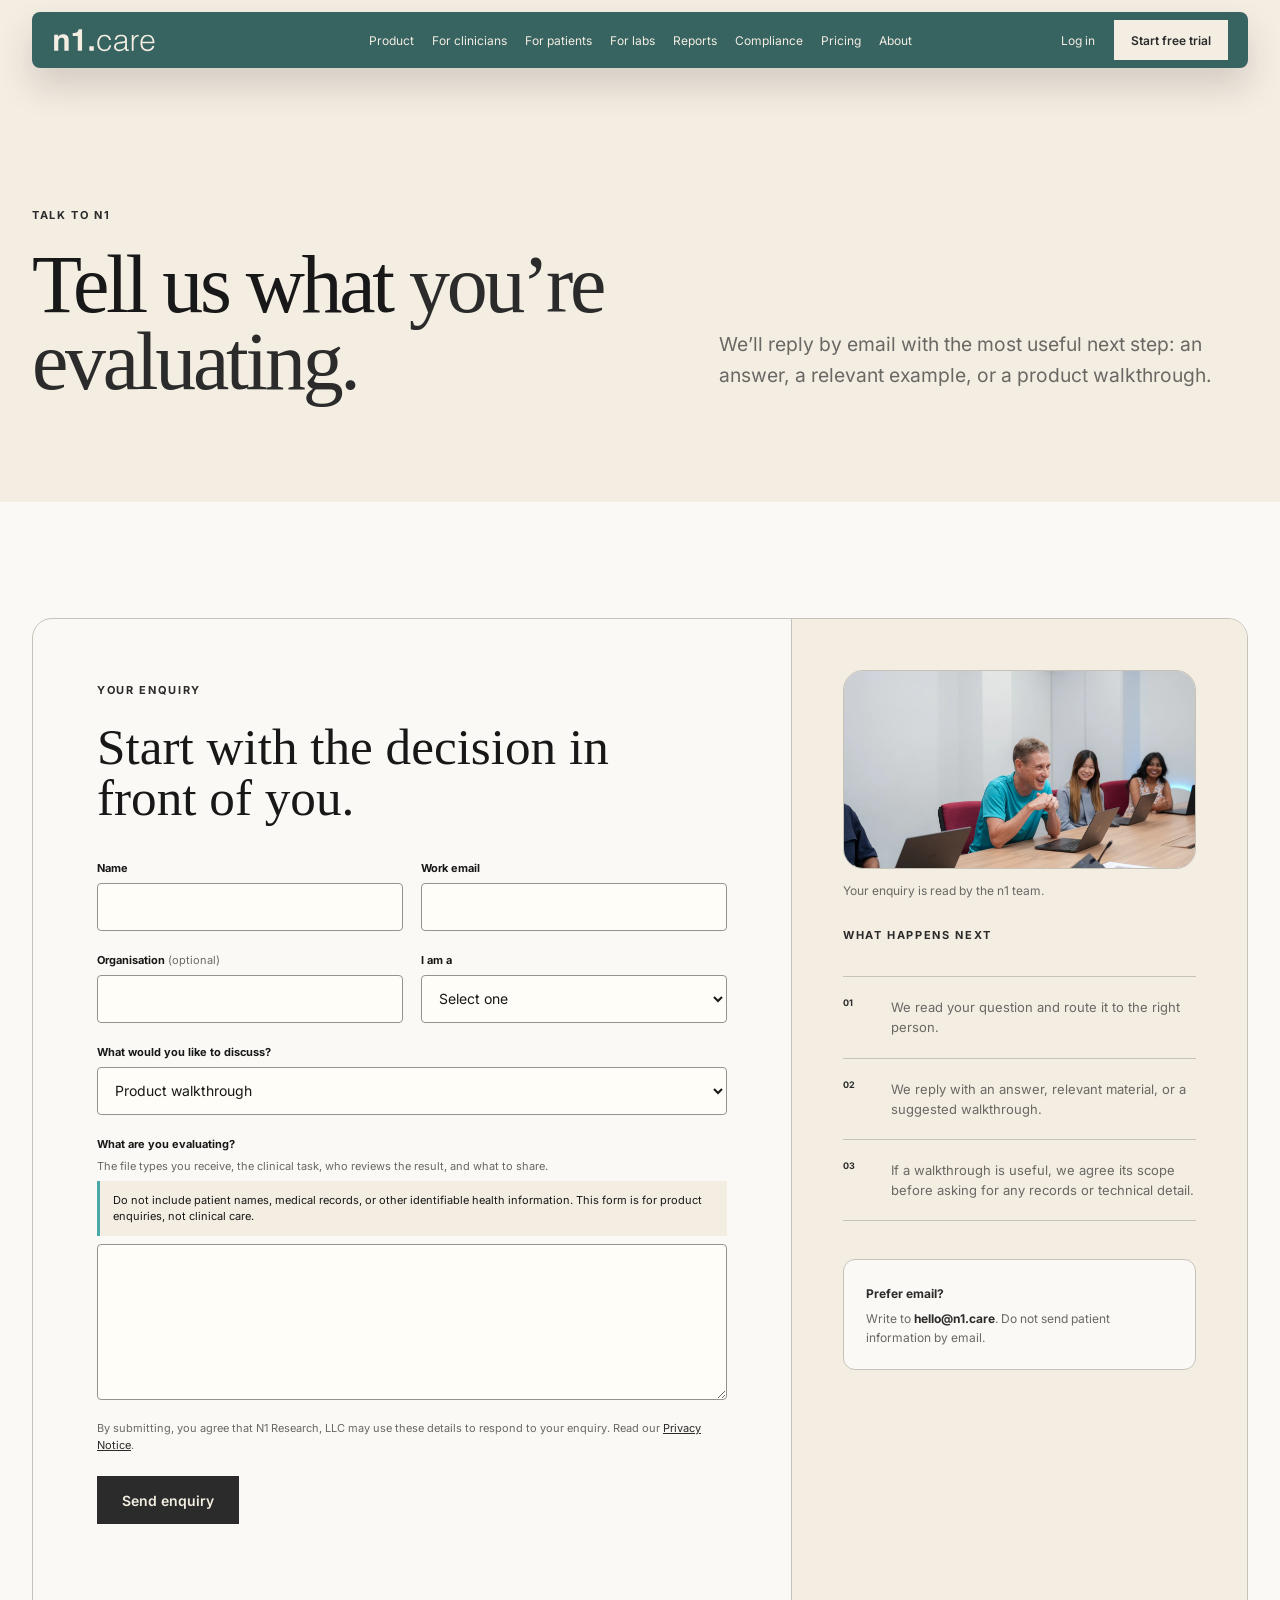
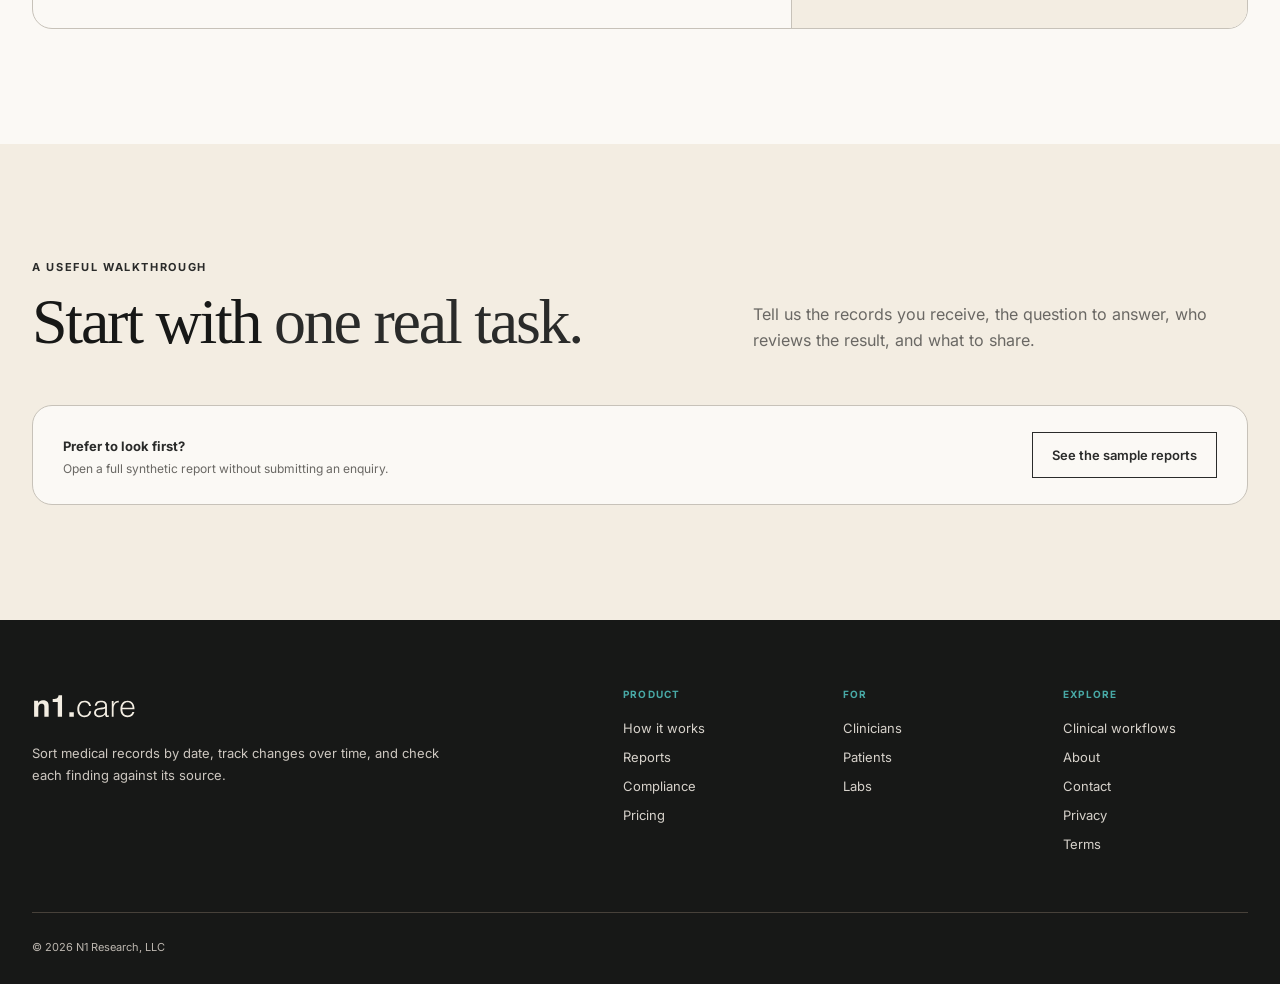
<file: contact.html>
<!doctype html>
<html lang="en">
<head>
<meta charset="utf-8">
<meta name="viewport" content="width=device-width,initial-scale=1">
<meta name="robots" content="noindex, nofollow">
<title>Contact | n1.care</title>
<meta name="description" content="Tell n1 what you are evaluating and get a relevant answer, example, or product walkthrough.">
  <meta name="theme-color" content="#2a2b2a">
<link rel="icon" href="assets/n1-logo.svg" type="image/svg+xml">
<link rel="stylesheet" href="art-directions.css">
<link rel="stylesheet" href="marketing-pages.css">
<link rel="stylesheet" href="buttons.css">
<link rel="stylesheet" href="brand-tokens.css">
<link rel="stylesheet" href="smoked-birch-overrides.css">
<script defer src="marketing-pages.js">
</script>
<script defer src="contact-form.js"></script>
</head>
<body class="tonal marketing-page">
<a class="skip-link" href="#main">Skip to content</a>
<nav class="marketing-nav" aria-label="Primary navigation">
<div class="shell marketing-nav-inner">
<a href="index.html" aria-label="n1.care home">
<span class="logo" aria-hidden="true">
</span>
</a>
<div class="marketing-links">
<a href="product.html">Product</a>
<a href="clinicians.html">For clinicians</a>
<a href="patients.html">For patients</a>
<a href="labs.html">For labs</a>
<a href="reports.html">Reports</a>
<a href="compliance.html">Compliance</a>
<a href="pricing.html">Pricing</a>
<a href="about.html">About</a>
</div>
<div class="marketing-actions">
<a class="login-link" href="https://app.n1.care/login">Log in</a>
<a class="button sm" href="https://app.n1.care/signup">Start free trial</a>
</div>
<button class="marketing-toggle" type="button" aria-label="Open navigation" aria-expanded="false">
<span>
</span>
</button>
</div>
</nav>
<main id="main">
<header class="page-hero">
<div class="shell page-hero-grid">
<div>
<span class="page-kicker" id="contact-kicker">Talk to n1</span>
<h1 id="contact-title">Tell us what <em>you’re evaluating.</em>
</h1>
</div>
<div class="page-hero-copy">
<p id="contact-intro">We’ll reply by email with the most useful next step: an answer, a relevant example, or a product walkthrough.</p>
</div>
</div>
</header>
<section class="page-section paper">
<div class="shell">
<div class="contact-conversion">
<div class="contact-form-wrap">
<div class="contact-form-head"><span class="page-kicker">Your enquiry</span><h2>Start with the decision in front of you.</h2></div>
<form id="contact-form" novalidate>
<div class="contact-field"><label for="contact-name">Name</label><input id="contact-name" name="name" type="text" autocomplete="name" maxlength="200" required></div>
<div class="contact-field"><label for="contact-email">Work email</label><input id="contact-email" name="email" type="email" autocomplete="email" maxlength="254" required></div>
<div class="contact-field"><label for="contact-organisation">Organisation <span>(optional)</span></label><input id="contact-organisation" name="organisation" type="text" autocomplete="organization" maxlength="200"></div>
<div class="contact-field"><label for="contact-type">I am a</label><select id="contact-type" name="type" required><option value="">Select one</option><option value="clinician">Clinician or healthcare provider</option><option value="clinic">Clinic or health organisation</option><option value="partner">Laboratory or potential partner</option><option value="individual">Patient or individual</option><option value="other">Other</option></select></div>
<div class="contact-field"><label for="contact-intent">What would you like to discuss?</label><select id="contact-intent" name="intent" required><option value="walkthrough">Product walkthrough</option><option value="pricing">Plans and expected use</option><option value="labs">Lab or diagnostic workflow</option><option value="reports">Reporting workflow</option><option value="patients">Patient sharing</option><option value="compliance">Security and data handling</option><option value="governance">Governance requirements</option><option value="workflow">Clinical workflow</option></select></div>
<div class="contact-field"><label for="contact-message">What are you evaluating?</label><p class="field-help" id="message-help">The file types you receive, the clinical task, who reviews the result, and what to share.</p><div class="patient-warning" id="patient-warning">Do not include patient names, medical records, or other identifiable health information. This form is for product enquiries, not clinical care.</div><textarea id="contact-message" name="message" rows="6" maxlength="4000" aria-describedby="message-help patient-warning" required></textarea></div>
<div class="form-honeypot" aria-hidden="true"><label for="contact-website">Website</label><input id="contact-website" name="website" type="text" tabindex="-1" autocomplete="off"></div>
<p class="contact-privacy">By submitting, you agree that N1 Research, LLC may use these details to respond to your enquiry. Read our <a href="https://app.n1.care/privacy-policy">Privacy Notice</a>.</p>
<button class="button lg" type="submit">Send enquiry</button>
<div class="contact-status" id="contact-status" role="status" aria-live="polite"></div>
</form>
<div class="contact-success" id="contact-success" hidden tabindex="-1"><span class="page-kicker">Enquiry sent</span><h2>Your enquiry has been sent.</h2><p id="contact-success-copy"></p><div class="page-actions"><a class="button" href="reports.html">See the sample reports</a><button class="button secondary" id="contact-reset" type="button">Send another enquiry</button></div></div>
</div>
<aside class="contact-next">
<figure class="team-photo is-inset">
<img src="assets/team-life/n1-team-conversation.webp" alt="Three members of the n1 team talking around a table" width="1400" height="788" loading="lazy" decoding="async">
<figcaption>Your enquiry is read by the n1 team.</figcaption>
</figure>
<span class="page-kicker">What happens next</span>
<ol><li><span>01</span><p>We read your question and route it to the right person.</p></li><li><span>02</span><p>We reply with an answer, relevant material, or a suggested walkthrough.</p></li><li><span>03</span><p>If a walkthrough is useful, we agree its scope before asking for any records or technical detail.</p></li></ol>
<div class="contact-fallback"><b>Prefer email?</b><p>Write to <a href="mailto:hello@n1.care">hello@n1.care</a>. Do not send patient information by email.</p></div>
</aside>
</div>
</div>
</section>
<section class="page-section">
<div class="shell">
<div class="section-head split">
<div>
<span class="page-kicker">A useful walkthrough</span>
<h2>Start with <em>one real task.</em>
</h2>
</div>
<p>Tell us the records you receive, the question to answer, who reviews the result, and what to share.</p>
</div>
<div class="contact-selfserve"><div><b>Prefer to look first?</b><p>Open a full synthetic report without submitting an enquiry.</p></div><a class="button secondary" href="reports.html">See the sample reports</a></div>
</div>
</section>
</main>
<footer class="marketing-footer">
<div class="shell">
<div class="marketing-footer-top">
<div class="marketing-footer-brand">
<a href="index.html" aria-label="n1.care home">
<span class="logo" aria-hidden="true">
</span>
</a>
<p>Sort medical records by date, track changes over time, and check each finding against its source.</p>
</div>
<div class="marketing-footer-links">
<div>
<strong>Product</strong>
<a href="product.html">How it works</a>
<a href="reports.html">Reports</a>
<a href="compliance.html">Compliance</a>
<a href="pricing.html">Pricing</a>
</div>
<div>
<strong>For</strong>
<a href="clinicians.html">Clinicians</a>
<a href="patients.html">Patients</a>
<a href="labs.html">Labs</a>
</div>
<div>
<strong>Explore</strong>
<a href="case-studies.html">Clinical workflows</a>
<a href="about.html">About</a>
<a href="contact.html">Contact</a>
<a href="https://app.n1.care/privacy-policy">Privacy</a>
<a href="https://app.n1.care/terms-of-service">Terms</a>
</div>
</div>
</div>
<div class="marketing-footer-bottom">© 2026 N1 Research, LLC</div>
</div>
</footer>
</body>
</html>
</file>
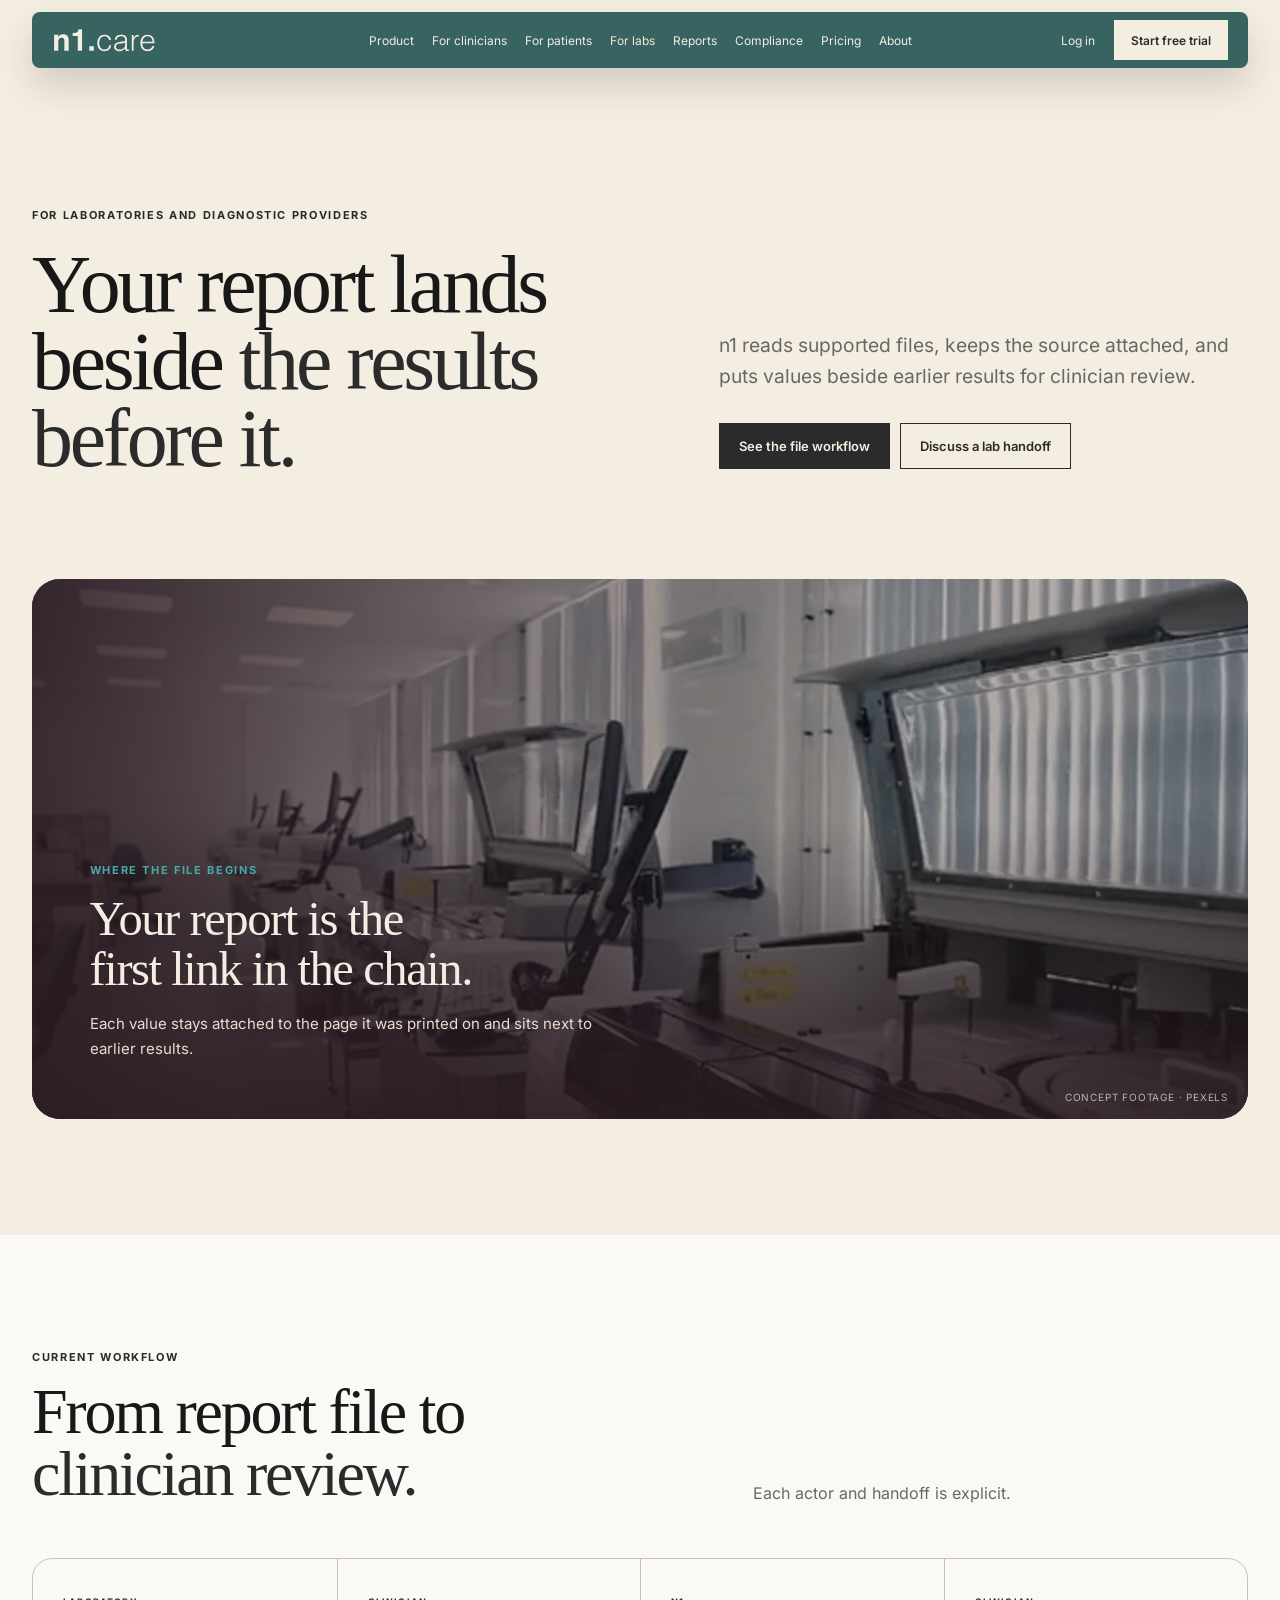
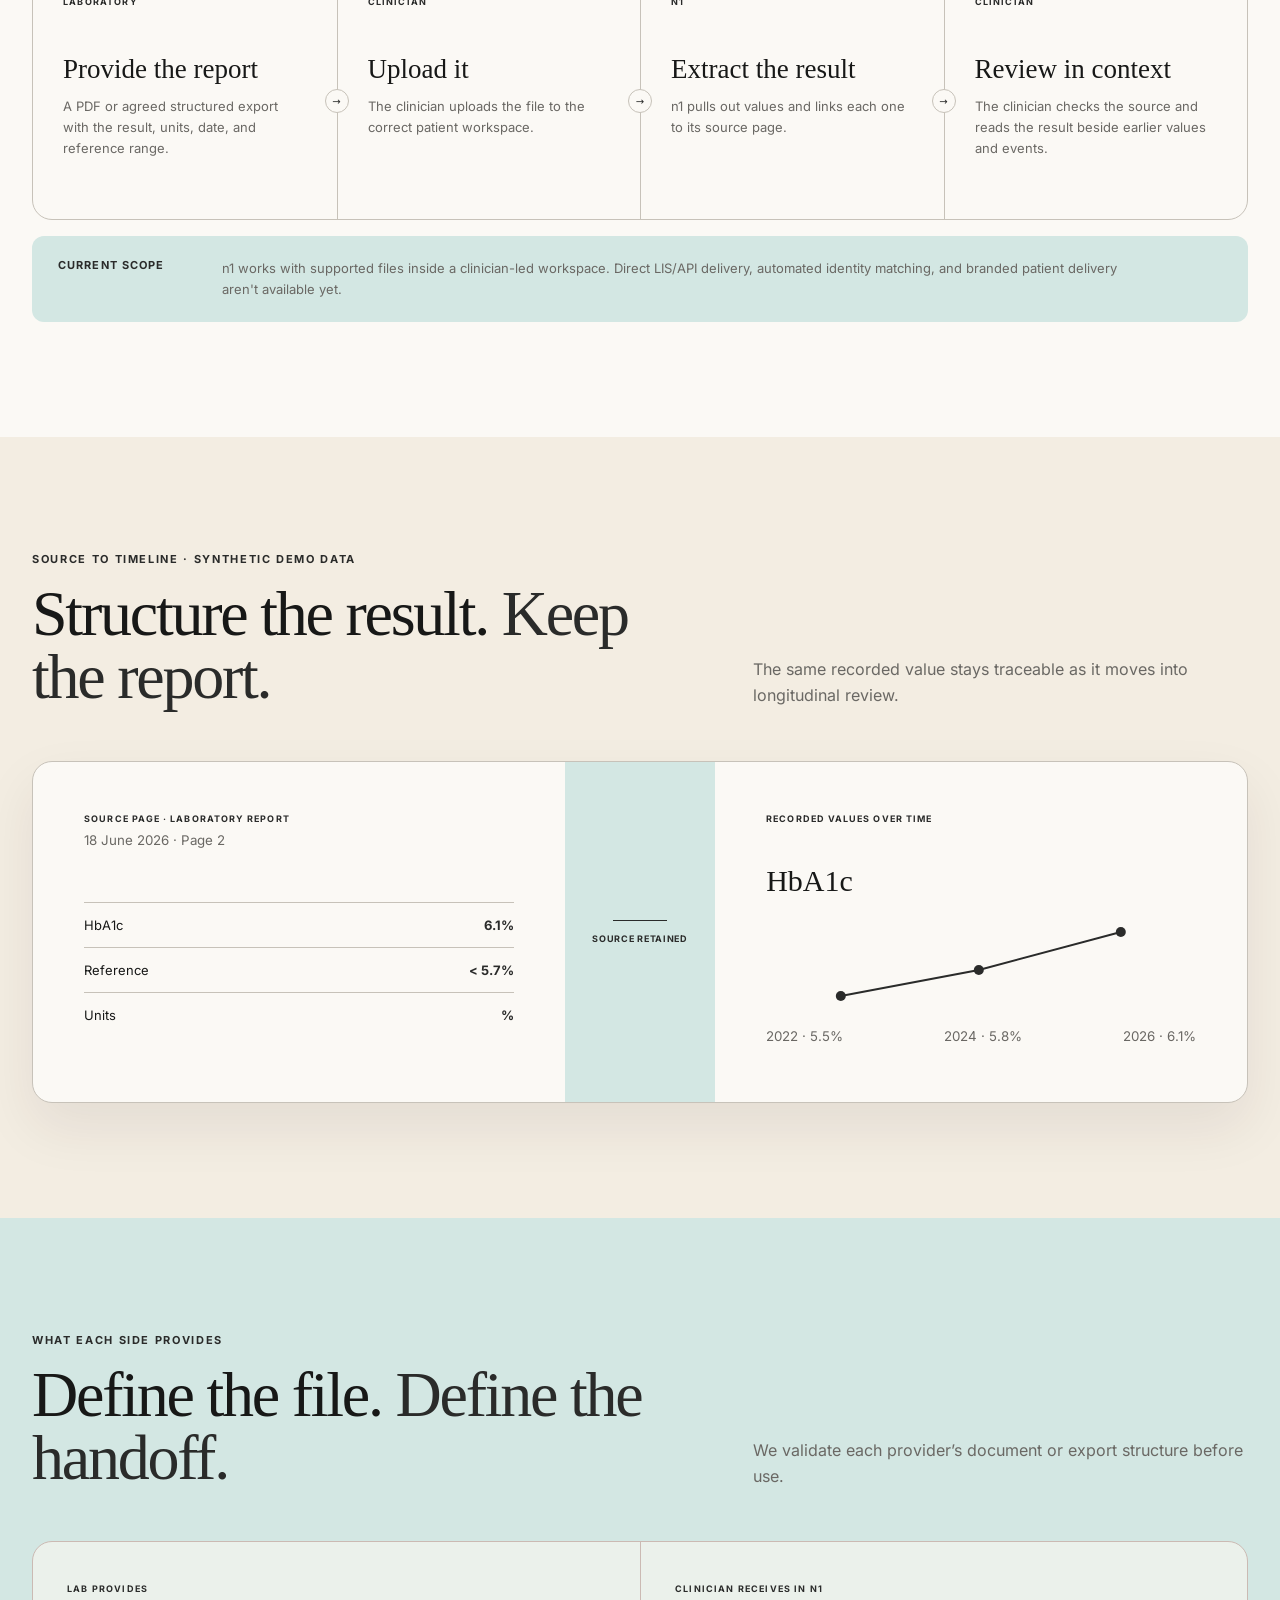
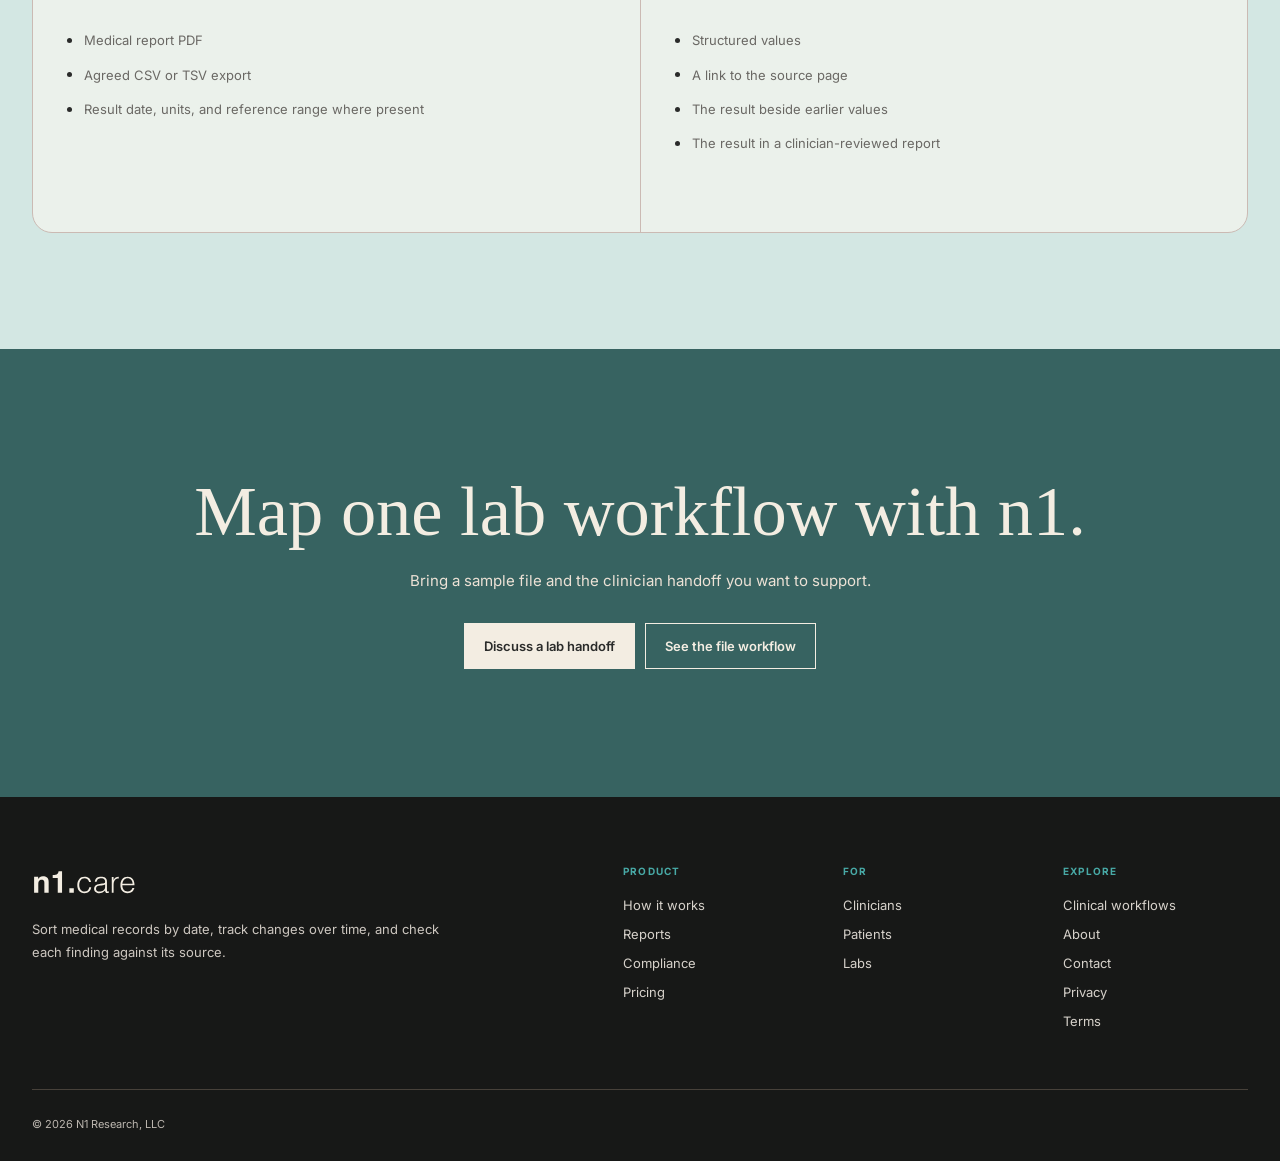
<file: labs.html>
<!doctype html>
<html lang="en">
<head>
<meta charset="utf-8">
<meta name="viewport" content="width=device-width,initial-scale=1">
<meta name="robots" content="noindex, nofollow">
<title>n1 for labs | n1.care</title>
<meta name="description" content="See how n1 structures laboratory results while preserving the original report, units, dates, and reference context.">
  <meta name="theme-color" content="#2a2b2a">
<link rel="icon" href="assets/n1-logo.svg" type="image/svg+xml">
<link rel="stylesheet" href="art-directions.css">
<link rel="stylesheet" href="marketing-pages.css">
<link rel="stylesheet" href="buttons.css">
<link rel="stylesheet" href="brand-tokens.css">
<link rel="stylesheet" href="smoked-birch-overrides.css">
<script defer src="marketing-pages.js">
</script>
</head>
<body class="tonal marketing-page labs-page">
<a class="skip-link" href="#main">Skip to content</a>
<nav class="marketing-nav" aria-label="Primary navigation">
<div class="shell marketing-nav-inner">
<a href="index.html" aria-label="n1.care home">
<span class="logo" aria-hidden="true">
</span>
</a>
<div class="marketing-links">
<a href="product.html">Product</a>
<a href="clinicians.html">For clinicians</a>
<a href="patients.html">For patients</a>
<a href="labs.html" aria-current="page">For labs</a>
<a href="reports.html">Reports</a>
<a href="compliance.html">Compliance</a>
<a href="pricing.html">Pricing</a>
<a href="about.html">About</a>
</div>
<div class="marketing-actions">
<a class="login-link" href="https://app.n1.care/login">Log in</a>
<a class="button sm" href="https://app.n1.care/signup">Start free trial</a>
</div>
<button class="marketing-toggle" type="button" aria-label="Open navigation" aria-expanded="false">
<span>
</span>
</button>
</div>
</nav>
<main id="main">
<header class="page-hero">
<div class="shell page-hero-grid">
<div>
<span class="page-kicker">For laboratories and diagnostic providers</span>
<h1>Your report lands beside <em>the results before it.</em>
</h1>
</div>
<div class="page-hero-copy">
<p>n1 reads supported files, keeps the source attached, and puts values beside earlier results for clinician review.</p>
<div class="page-actions">
<a class="button" href="#flow">See the file workflow</a>
<a class="button secondary" href="contact.html?intent=labs">Discuss a lab handoff</a>
</div>
</div>
</div>
</header>
<section class="page-section media-section" aria-labelledby="labs-media-title">
<div class="shell">
<div class="page-media">
<video data-autoplay muted loop playsinline preload="metadata" poster="assets/videos/laboratory-analysis-poster.webp" aria-hidden="true"><source src="assets/videos/laboratory-analysis.mp4" type="video/mp4"></video>
<div class="page-media-copy">
<span class="page-kicker">Where the file begins</span>
<h2 id="labs-media-title">Your report is the first link in the chain.</h2>
<p>Each value stays attached to the page it was printed on and sits next to earlier results.</p>
</div>
<span class="media-credit">Concept footage · Pexels</span>
</div>
</div>
</section>
<section class="page-section paper" id="flow">
<div class="shell">
<div class="section-head split">
<div>
<span class="page-kicker">Current workflow</span>
<h2>From report file to <em>clinician review.</em>
</h2>
</div>
<p>Each actor and handoff is explicit.</p>
</div>
<div class="lab-flow">
<article><span>Laboratory</span><h3>Provide the report</h3><p>A PDF or agreed structured export with the result, units, date, and reference range.</p></article>
<article><span>Clinician</span><h3>Upload it</h3><p>The clinician uploads the file to the correct patient workspace.</p></article>
<article><span>n1</span><h3>Extract the result</h3><p>n1 pulls out values and links each one to its source page.</p></article>
<article><span>Clinician</span><h3>Review in context</h3><p>The clinician checks the source and reads the result beside earlier values and events.</p></article>
</div>
<div class="lab-scope"><b>Current scope</b><p>n1 works with supported files inside a clinician-led workspace. Direct LIS/API delivery, automated identity matching, and branded patient delivery aren't available yet.</p></div>
</div>
</section>
<section class="page-section">
<div class="shell">
<div class="section-head split"><div><span class="page-kicker">Source to timeline · Synthetic demo data</span><h2>Structure the result. <em>Keep the report.</em></h2></div><p>The same recorded value stays traceable as it moves into longitudinal review.</p></div>
<div class="lab-proof">
<div class="lab-report-page"><span>Source page · laboratory report</span><small>18 June 2026 · Page 2</small><dl><div><dt>HbA1c</dt><dd>6.1%</dd></div><div><dt>Reference</dt><dd>&lt; 5.7%</dd></div><div><dt>Units</dt><dd>%</dd></div></dl></div>
<div class="lab-proof-link" aria-hidden="true"><i></i><b>Source retained</b></div>
<div class="lab-timeline"><span>Recorded values over time</span><strong>HbA1c</strong><svg viewBox="0 0 320 130" role="img" aria-label="Synthetic HbA1c values increasing across three reporting dates"><path d="M20 98 L158 72 L300 34"></path><circle cx="20" cy="98" r="5"></circle><circle cx="158" cy="72" r="5"></circle><circle cx="300" cy="34" r="5"></circle></svg><div><small>2022 · 5.5%</small><small>2024 · 5.8%</small><small>2026 · 6.1%</small></div></div>
</div>
</div>
</section>
<section class="page-section blush">
<div class="shell">
<div class="section-head split">
<div>
<span class="page-kicker">What each side provides</span>
<h2>Define the file. <em>Define the handoff.</em>
</h2>
</div>
<p>We validate each provider’s document or export structure before use.</p>
</div>
<div class="lab-deliverables"><article><span>Lab provides</span><ul><li>Medical report PDF</li><li>Agreed CSV or TSV export</li><li>Result date, units, and reference range where present</li></ul></article><article><span>Clinician receives in n1</span><ul><li>Structured values</li><li>A link to the source page</li><li>The result beside earlier values</li><li>The result in a clinician-reviewed report</li></ul></article></div>
</div>
</section>
<section class="page-close">
<div class="shell">
<h2>Map one lab workflow with n1.</h2>
<p>Bring a sample file and the clinician handoff you want to support.</p>
<div class="page-actions">
<a class="button" href="contact.html?intent=labs">Discuss a lab handoff</a>
<a class="button secondary" href="#flow">See the file workflow</a>
</div>
</div>
</section>
</main>
<footer class="marketing-footer">
<div class="shell">
<div class="marketing-footer-top">
<div class="marketing-footer-brand">
<a href="index.html" aria-label="n1.care home">
<span class="logo" aria-hidden="true">
</span>
</a>
<p>Sort medical records by date, track changes over time, and check each finding against its source.</p>
</div>
<div class="marketing-footer-links">
<div>
<strong>Product</strong>
<a href="product.html">How it works</a>
<a href="reports.html">Reports</a>
<a href="compliance.html">Compliance</a>
<a href="pricing.html">Pricing</a>
</div>
<div>
<strong>For</strong>
<a href="clinicians.html">Clinicians</a>
<a href="patients.html">Patients</a>
<a href="labs.html">Labs</a>
</div>
<div>
<strong>Explore</strong>
<a href="case-studies.html">Clinical workflows</a>
<a href="about.html">About</a>
<a href="contact.html">Contact</a>
<a href="https://app.n1.care/privacy-policy">Privacy</a>
<a href="https://app.n1.care/terms-of-service">Terms</a>
</div>
</div>
</div>
<div class="marketing-footer-bottom">© 2026 N1 Research, LLC</div>
</div>
</footer>
</body>
</html>
</file>
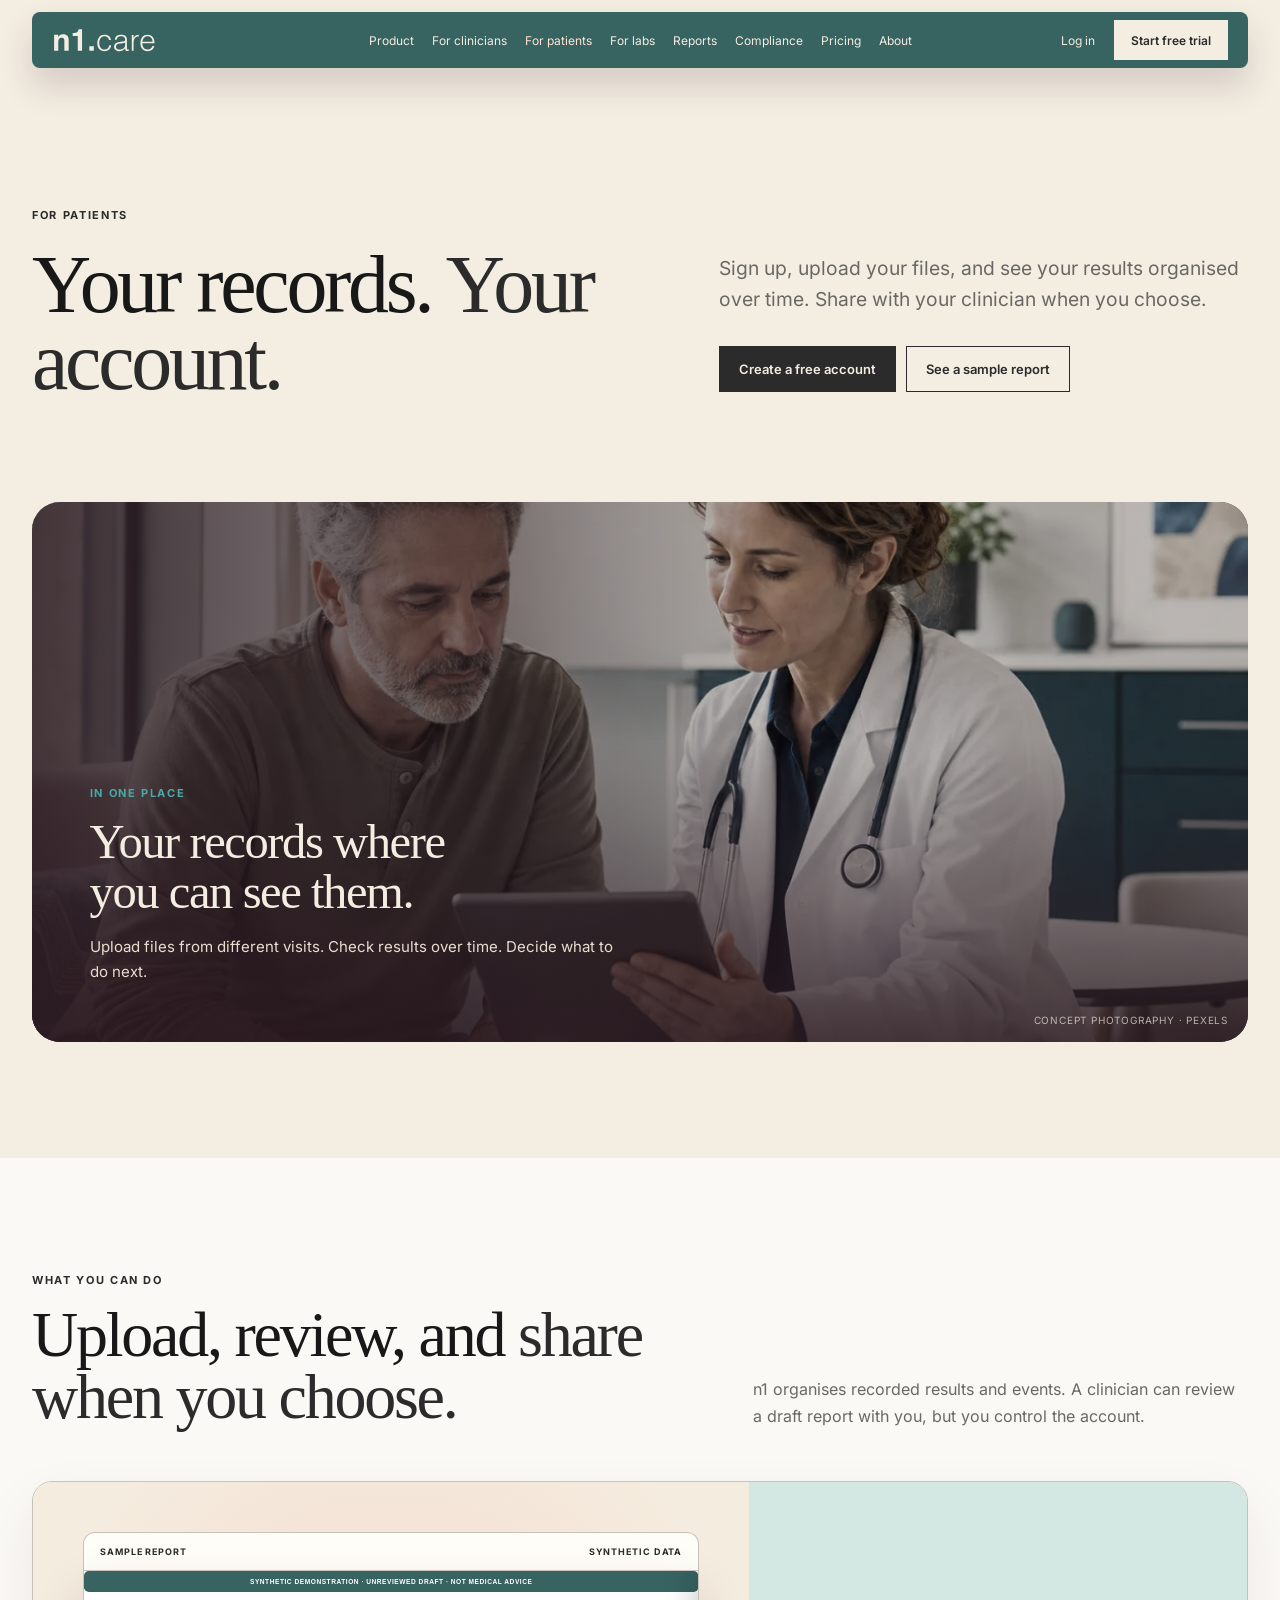
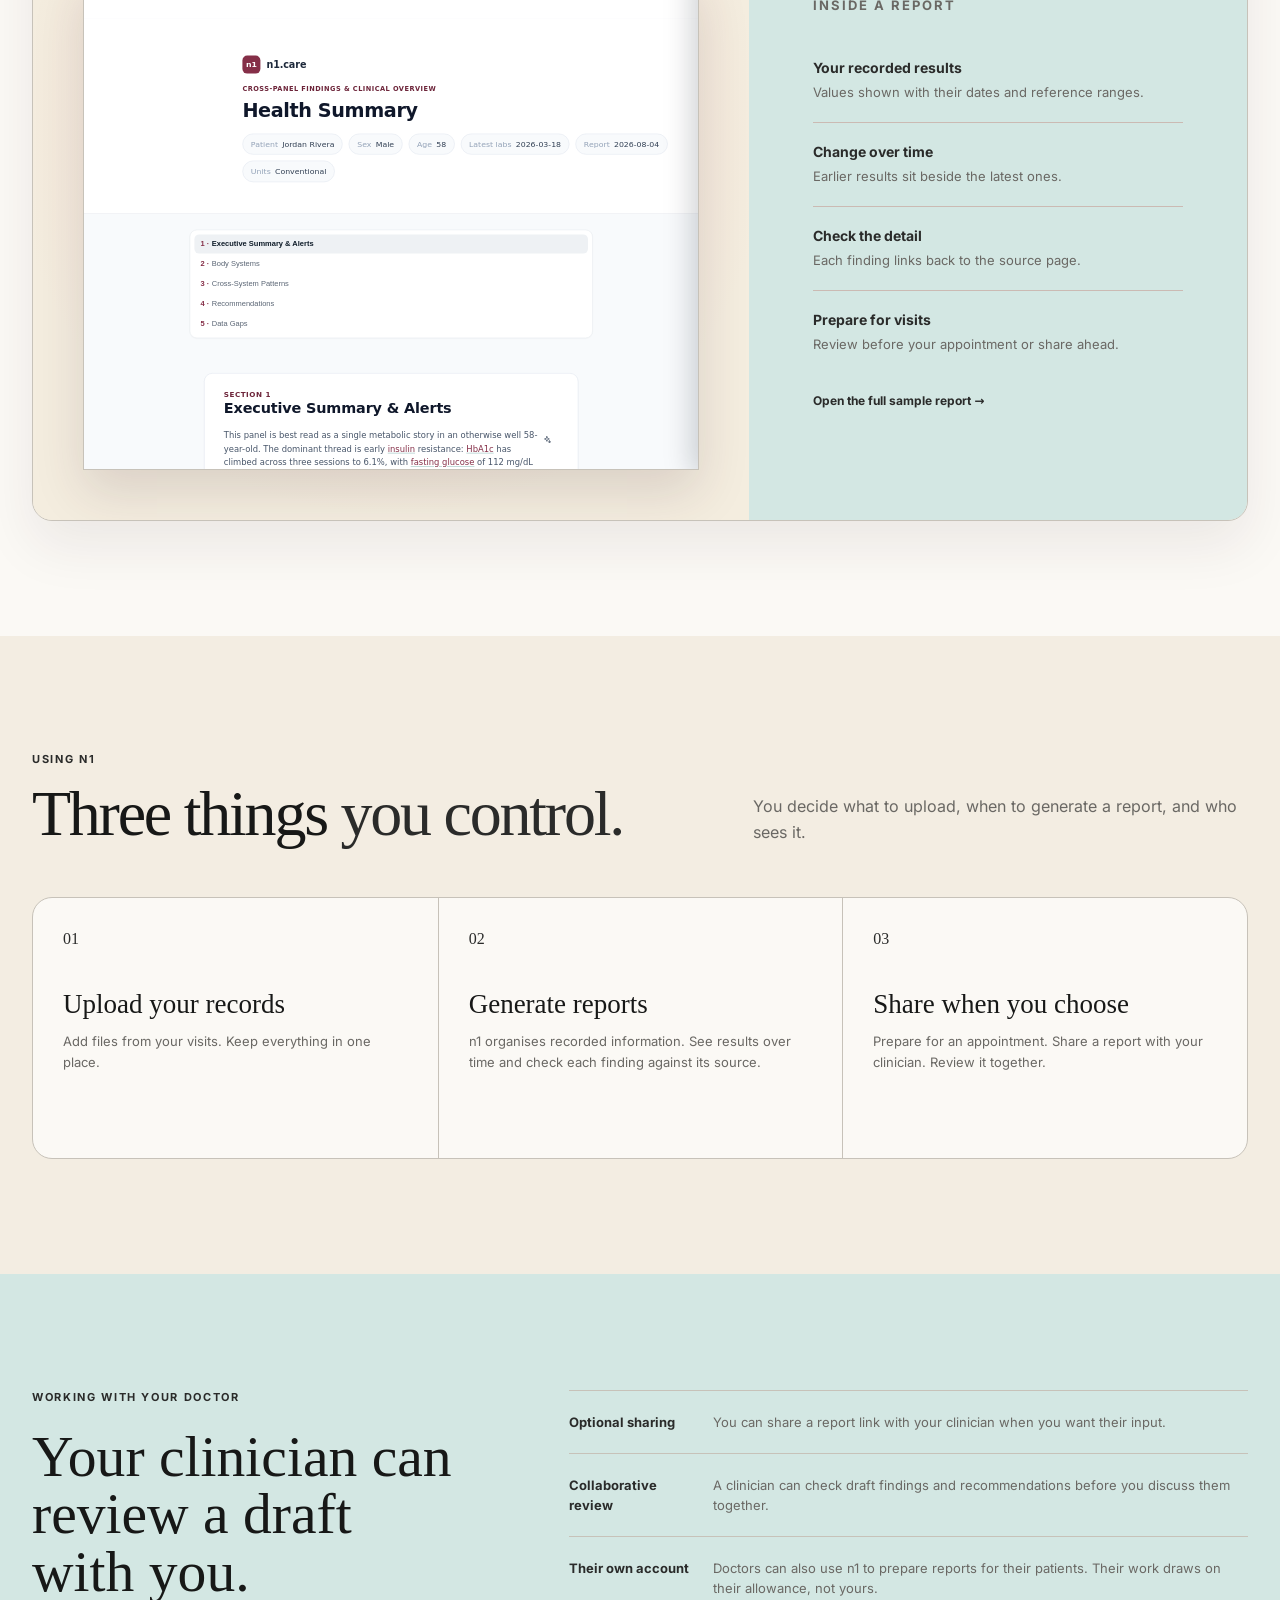
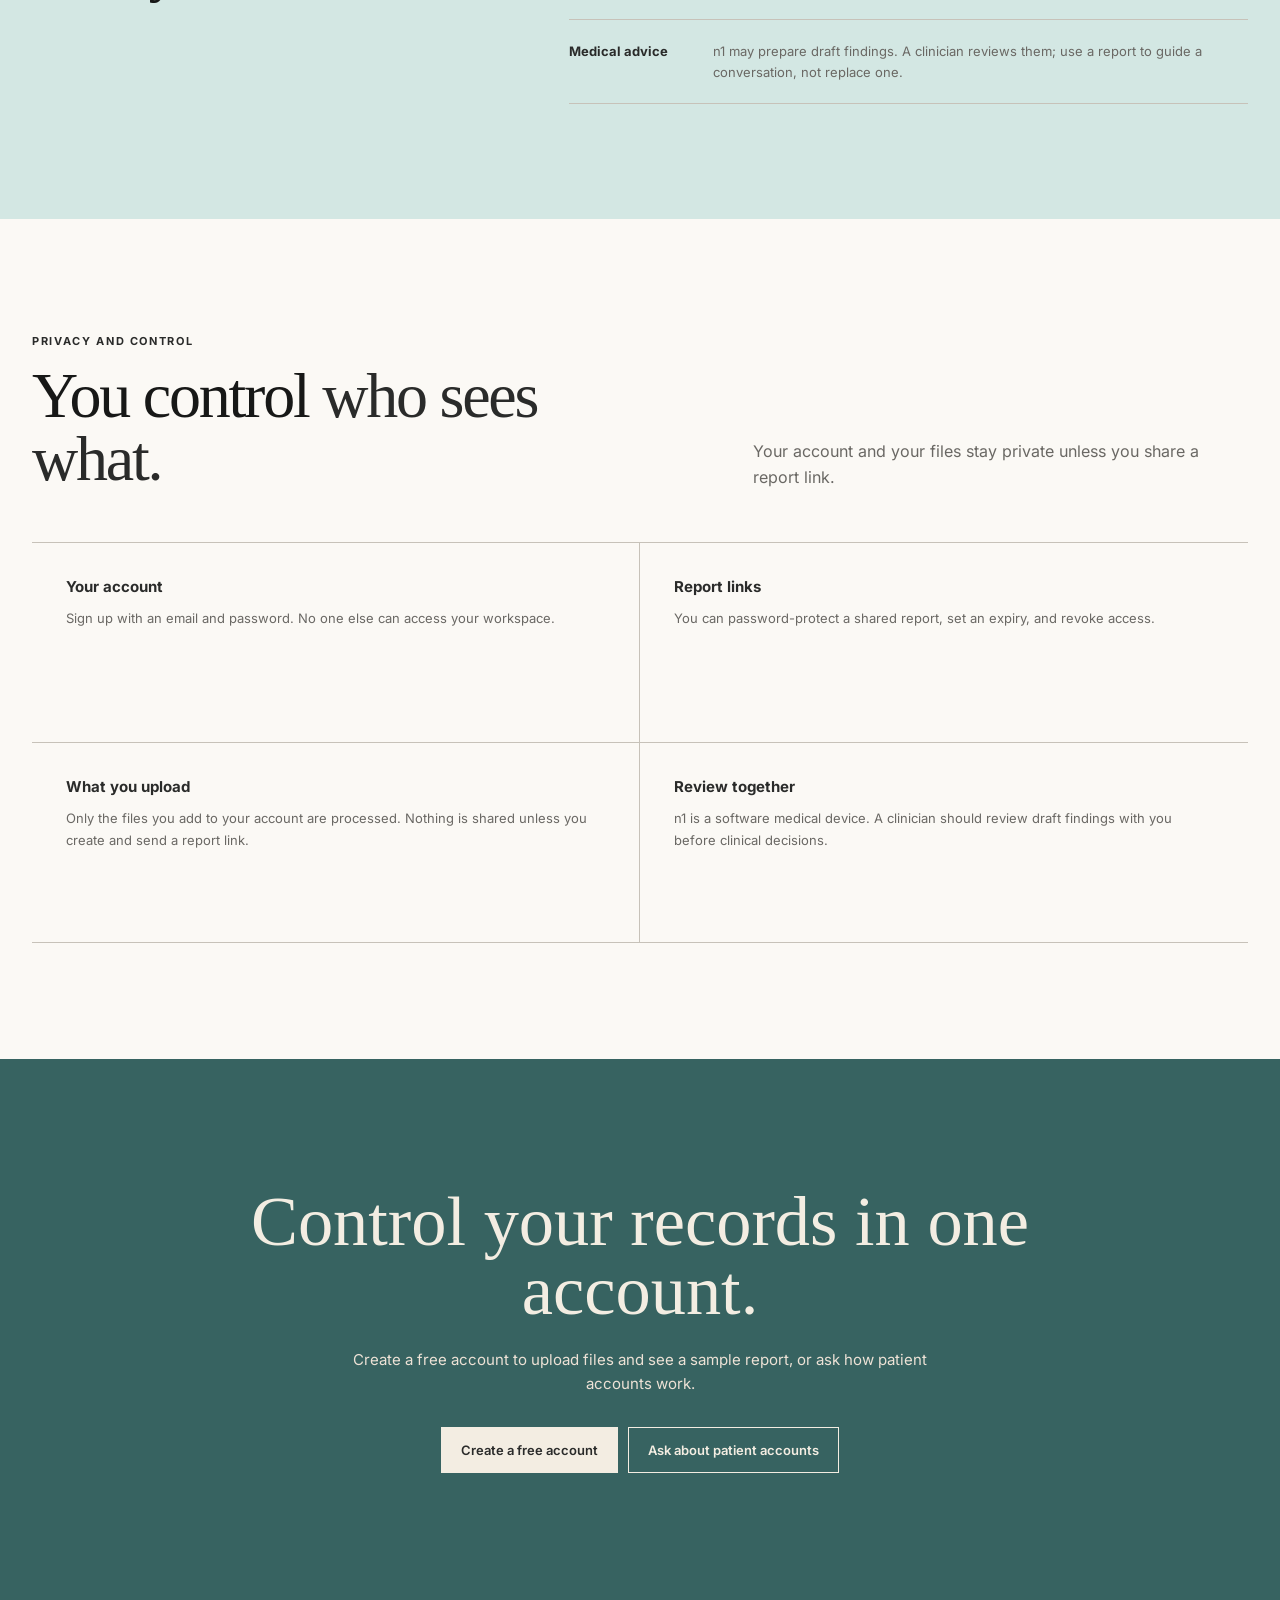
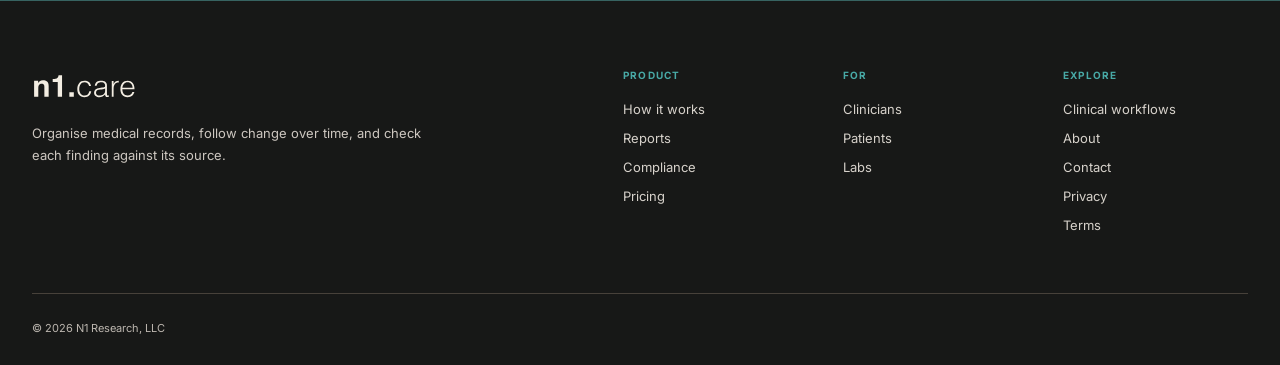
<file: patients.html>
<!doctype html>
<html lang="en">
<head>
<meta charset="utf-8">
<meta name="viewport" content="width=device-width,initial-scale=1">
<meta name="robots" content="noindex, nofollow">
<title>n1 for patients | n1.care</title>
<meta name="description" content="Control your medical records in one account. Upload files, see results over time, and share with your clinician when you choose.">
  <meta name="theme-color" content="#2a2b2a">
<link rel="icon" href="assets/n1-logo.svg" type="image/svg+xml">
<link rel="stylesheet" href="art-directions.css">
<link rel="stylesheet" href="marketing-pages.css">
<link rel="stylesheet" href="buttons.css">
<link rel="stylesheet" href="brand-tokens.css">
<link rel="stylesheet" href="smoked-birch-overrides.css">
<script defer src="marketing-pages.js">
</script>
</head>
<body class="tonal marketing-page patients-page">
<a class="skip-link" href="#main">Skip to content</a>
<nav class="marketing-nav" aria-label="Primary navigation">
<div class="shell marketing-nav-inner">
<a href="index.html" aria-label="n1.care home">
<span class="logo" aria-hidden="true">
</span>
</a>
<div class="marketing-links">
<a href="product.html">Product</a>
<a href="clinicians.html">For clinicians</a>
<a href="patients.html" aria-current="page">For patients</a>
<a href="labs.html">For labs</a>
<a href="reports.html">Reports</a>
<a href="compliance.html">Compliance</a>
<a href="pricing.html">Pricing</a>
<a href="about.html">About</a>
</div>
<div class="marketing-actions">
<a class="login-link" href="https://app.n1.care/login">Log in</a>
<a class="button sm" href="https://app.n1.care/signup">Start free trial</a>
</div>
<button class="marketing-toggle" type="button" aria-label="Open navigation" aria-expanded="false">
<span>
</span>
</button>
</div>
</nav>
<main id="main">
<header class="page-hero">
<div class="shell page-hero-grid">
<div>
<span class="page-kicker">For patients</span>
<h1>Your records. <em>Your account.</em>
</h1>
</div>
<div class="page-hero-copy">
<p>Sign up, upload your files, and see your results organised over time. Share with your clinician when you choose.</p>
<div class="page-actions">
<a class="button" href="https://app.n1.care/signup">Create a free account</a>
<a class="button secondary" href="Health_summary_demo-1.html">See a sample report</a>
</div>
</div>
</div>
</header>
<section class="page-section media-section" aria-labelledby="patients-media-title">
<div class="shell">
<div class="page-media">
<img src="assets/n1-patient-consultation.webp" alt="" decoding="async">
<div class="page-media-copy">
<span class="page-kicker">In one place</span>
<h2 id="patients-media-title">Your records where you can see them.</h2>
<p>Upload files from different visits. Check results over time. Decide what to do next.</p>
</div>
<span class="media-credit">Concept photography · Pexels</span>
</div>
</div>
</section>
<section class="page-section paper" id="role">
<div class="shell">
<div class="section-head split">
<div>
<span class="page-kicker">What you can do</span>
<h2>Upload, review, and <em>share when you choose.</em>
</h2>
</div>
<p>n1 organises recorded results and events. A clinician can review a draft report with you, but you control the account.</p>
</div>
<div class="patient-report">
<div class="patient-report-preview">
<div class="clinician-report-bar"><span>Sample report</span><span>Synthetic data</span></div>
<div class="clinician-report-viewport"><iframe src="Health_summary_demo-1.html" title="Synthetic health report sample" loading="lazy"></iframe></div>
</div>
<div class="patient-report-notes">
<span class="page-kicker">Inside a report</span>
<p><b>Your recorded results</b><span>Values shown with their dates and reference ranges.</span></p>
<p><b>Change over time</b><span>Earlier results sit beside the latest ones.</span></p>
<p><b>Check the detail</b><span>Each finding links back to the source page.</span></p>
<p><b>Prepare for visits</b><span>Review before your appointment or share ahead.</span></p>
<a class="text-link" href="Health_summary_demo-1.html">Open the full sample report →</a>
</div>
</div>
</div>
</section>
<section class="page-section">
<div class="shell">
<div class="section-head split">
<div><span class="page-kicker">Using n1</span>
<h2>Three things <em>you control.</em>
</h2>
</div><p>You decide what to upload, when to generate a report, and who sees it.</p>
</div>
<div class="patient-steps">
<article><span>01</span><h3>Upload your records</h3><p>Add files from your visits. Keep everything in one place.</p></article>
<article><span>02</span><h3>Generate reports</h3><p>n1 organises recorded information. See results over time and check each finding against its source.</p></article>
<article><span>03</span><h3>Share when you choose</h3><p>Prepare for an appointment. Share a report with your clinician. Review it together.</p></article>
</div>
</div>
</section>
<section class="page-section blush"><div class="shell"><div class="control-boundary"><div><span class="page-kicker">Working with your doctor</span><h2>Your clinician can review a draft with you.</h2></div><div class="boundary-list"><p><b>Optional sharing</b><span>You can share a report link with your clinician when you want their input.</span></p><p><b>Collaborative review</b><span>A clinician can check draft findings and recommendations before you discuss them together.</span></p><p><b>Their own account</b><span>Doctors can also use n1 to prepare reports for their patients. Their work draws on their allowance, not yours.</span></p><p><b>Medical advice</b><span>n1 may prepare draft findings. A clinician reviews them; use a report to guide a conversation, not replace one.</span></p></div></div></div></section>
<section class="page-section paper">
<div class="shell">
<div class="section-head split">
<div>
<span class="page-kicker">Privacy and control</span>
<h2>You control <em>who sees what.</em>
</h2>
</div>
<p>Your account and your files stay private unless you share a report link.</p>
</div>
<div class="control-list">
<article>
<b>Your account</b>
<p>Sign up with an email and password. No one else can access your workspace.</p>
</article>
<article>
<b>Report links</b>
<p>You can password-protect a shared report, set an expiry, and revoke access.</p>
</article>
<article>
<b>What you upload</b>
<p>Only the files you add to your account are processed. Nothing is shared unless you create and send a report link.</p>
</article>
<article>
<b>Review together</b>
<p>n1 is a software medical device. A clinician should review draft findings with you before clinical decisions.</p>
</article>
</div>
</div>
</section>
<section class="page-close">
<div class="shell">
<h2>Control your records in one account.</h2>
<p>Create a free account to upload files and see a sample report, or ask how patient accounts work.</p>
<div class="page-actions">
<a class="button" href="https://app.n1.care/signup">Create a free account</a>
<a class="button secondary" href="contact.html?intent=patients">Ask about patient accounts</a>
</div>
</div>
</section>
</main>
<footer class="marketing-footer">
<div class="shell">
<div class="marketing-footer-top">
<div class="marketing-footer-brand">
<a href="index.html" aria-label="n1.care home">
<span class="logo" aria-hidden="true">
</span>
</a>
<p>Organise medical records, follow change over time, and check each finding against its source.</p>
</div>
<div class="marketing-footer-links">
<div>
<strong>Product</strong>
<a href="product.html">How it works</a>
<a href="reports.html">Reports</a>
<a href="compliance.html">Compliance</a>
<a href="pricing.html">Pricing</a>
</div>
<div>
<strong>For</strong>
<a href="clinicians.html">Clinicians</a>
<a href="patients.html">Patients</a>
<a href="labs.html">Labs</a>
</div>
<div>
<strong>Explore</strong>
<a href="case-studies.html">Clinical workflows</a>
<a href="about.html">About</a>
<a href="contact.html">Contact</a>
<a href="https://app.n1.care/privacy-policy">Privacy</a>
<a href="https://app.n1.care/terms-of-service">Terms</a>
</div>
</div>
</div>
<div class="marketing-footer-bottom">© 2026 N1 Research, LLC</div>
</div>
</footer>
</body>
</html>
</file>
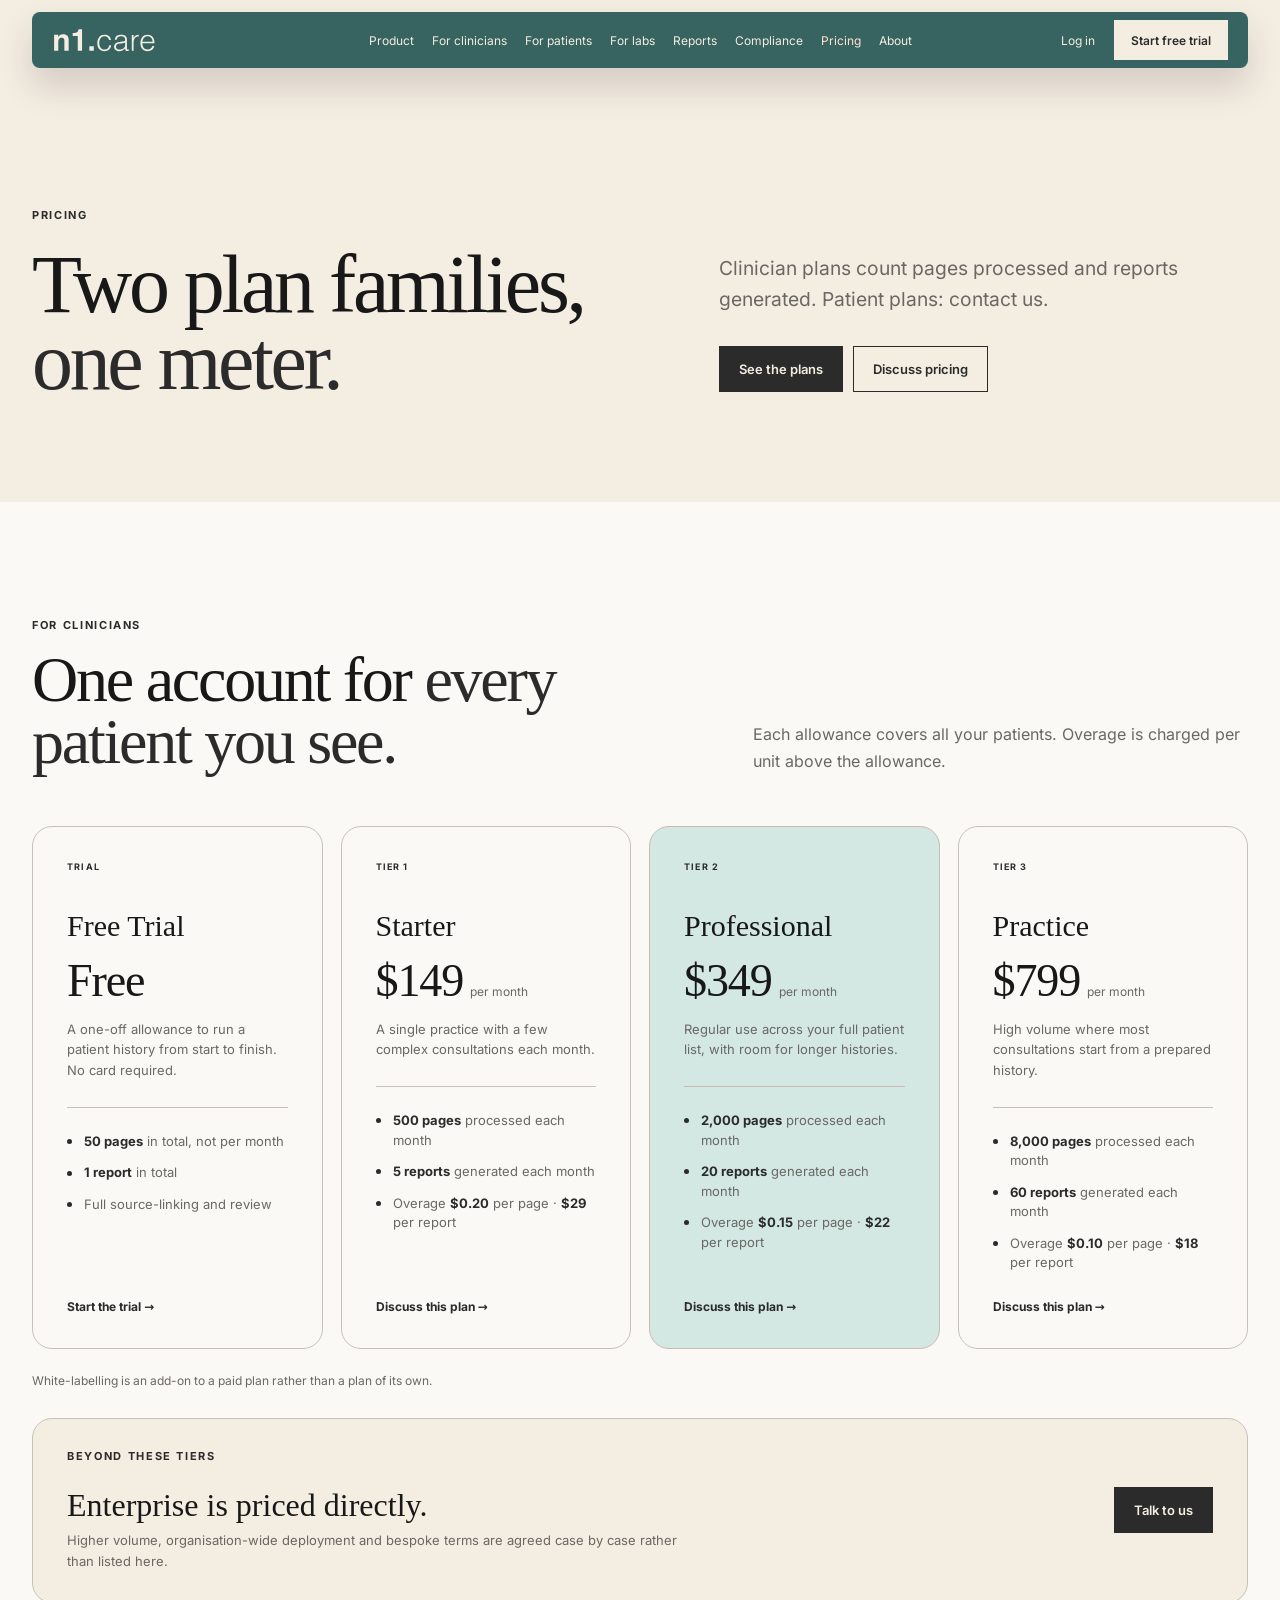
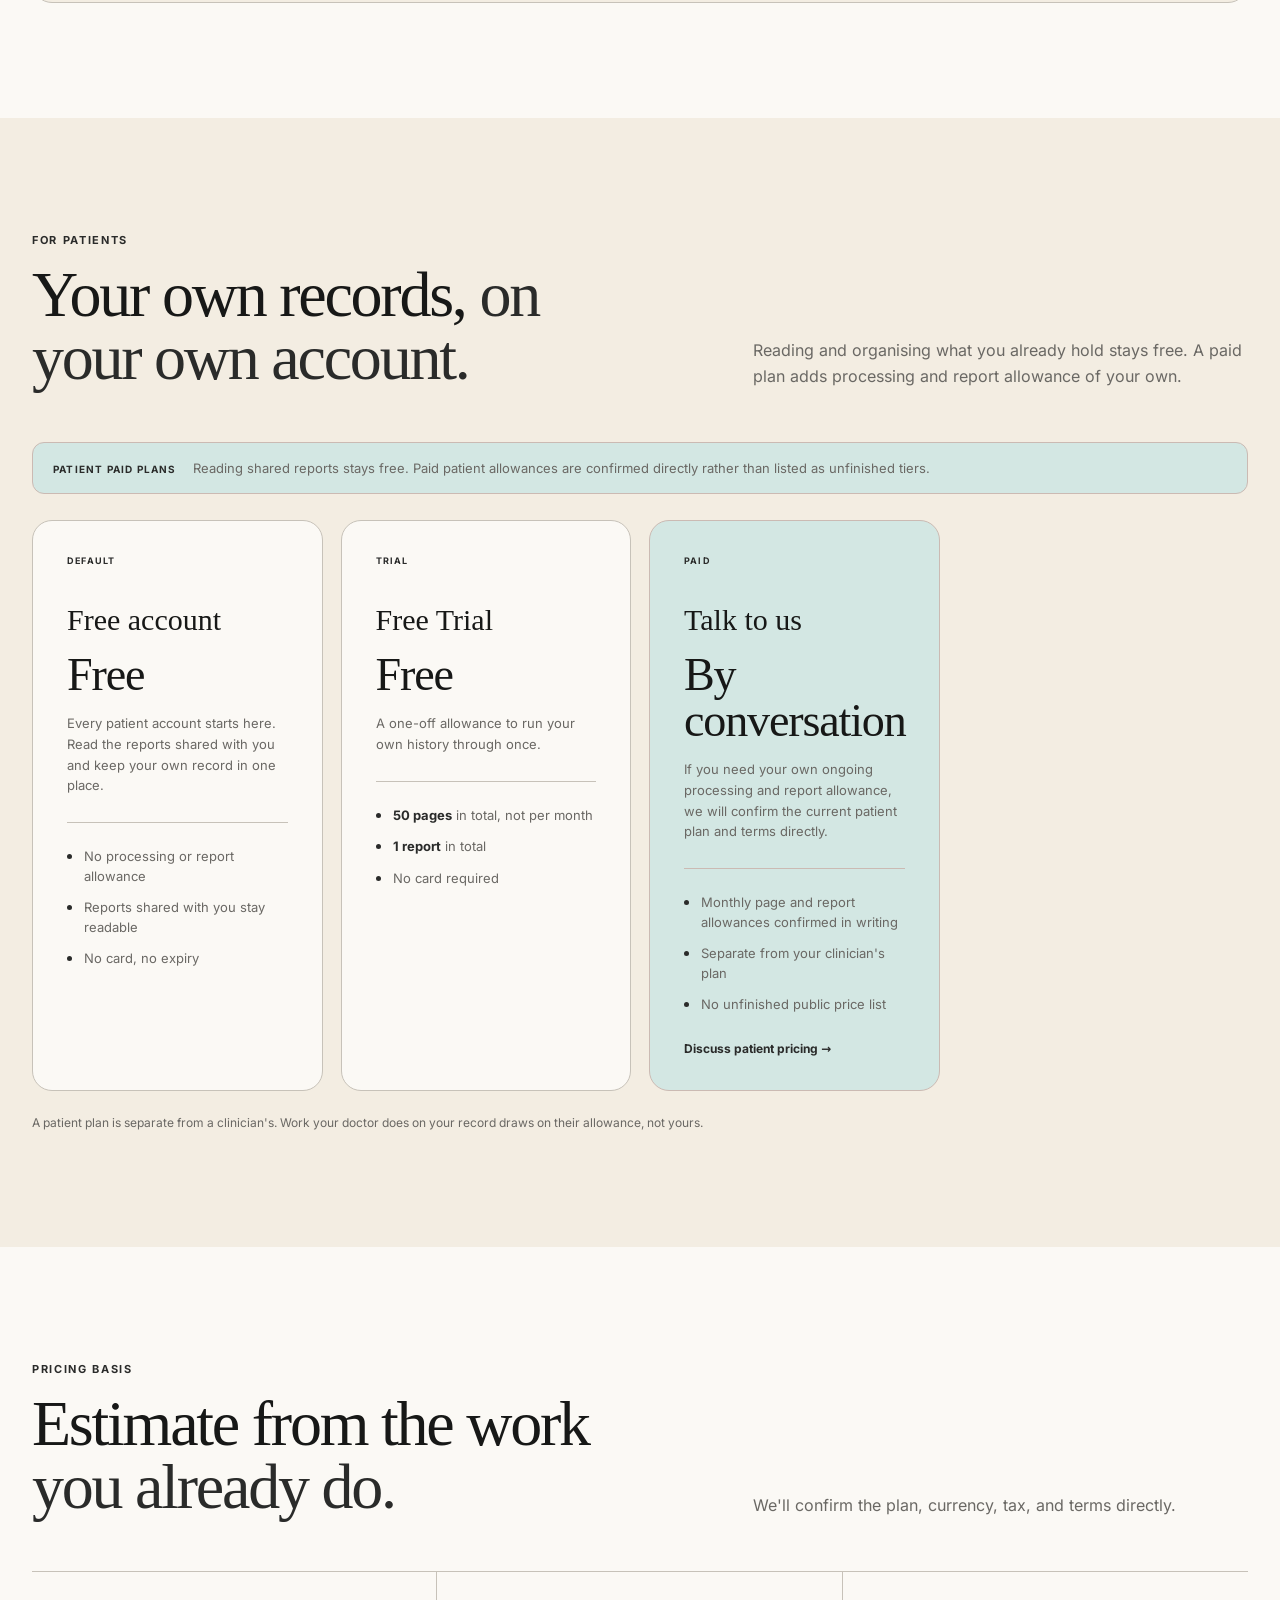
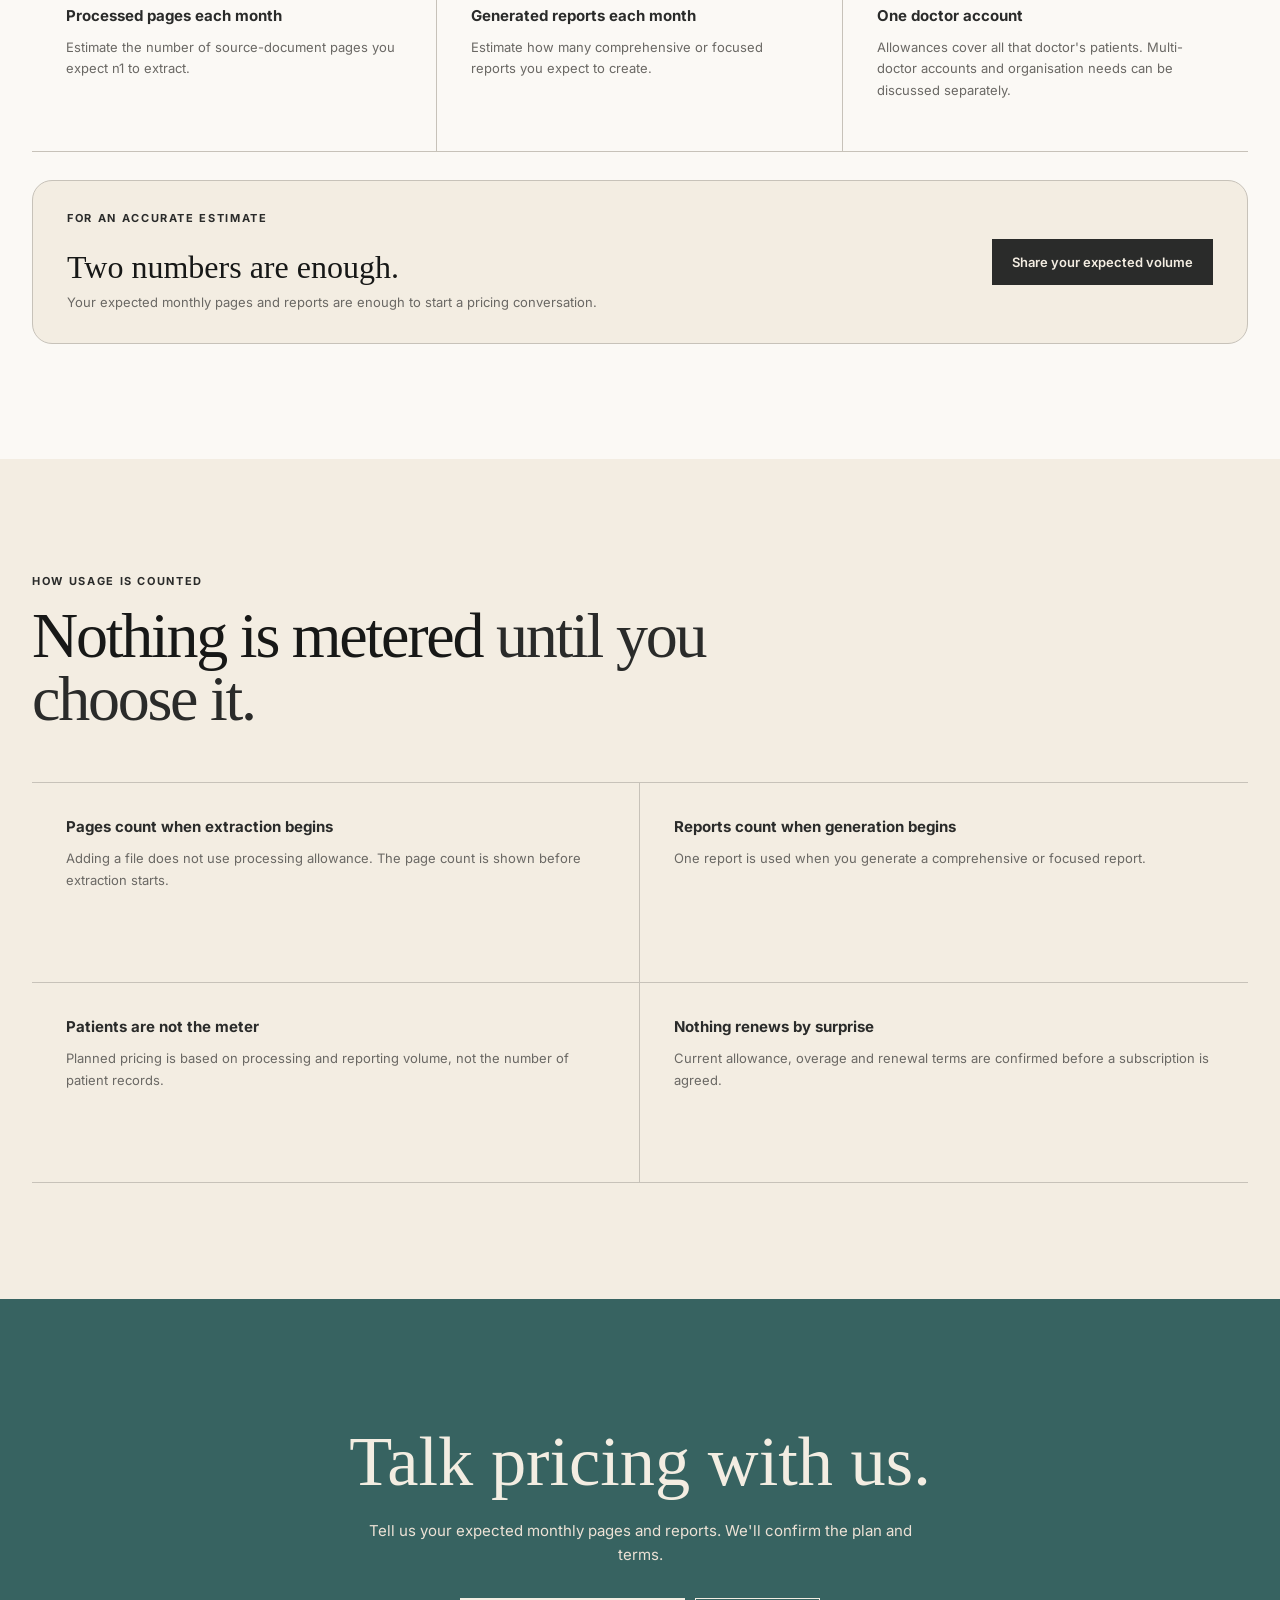
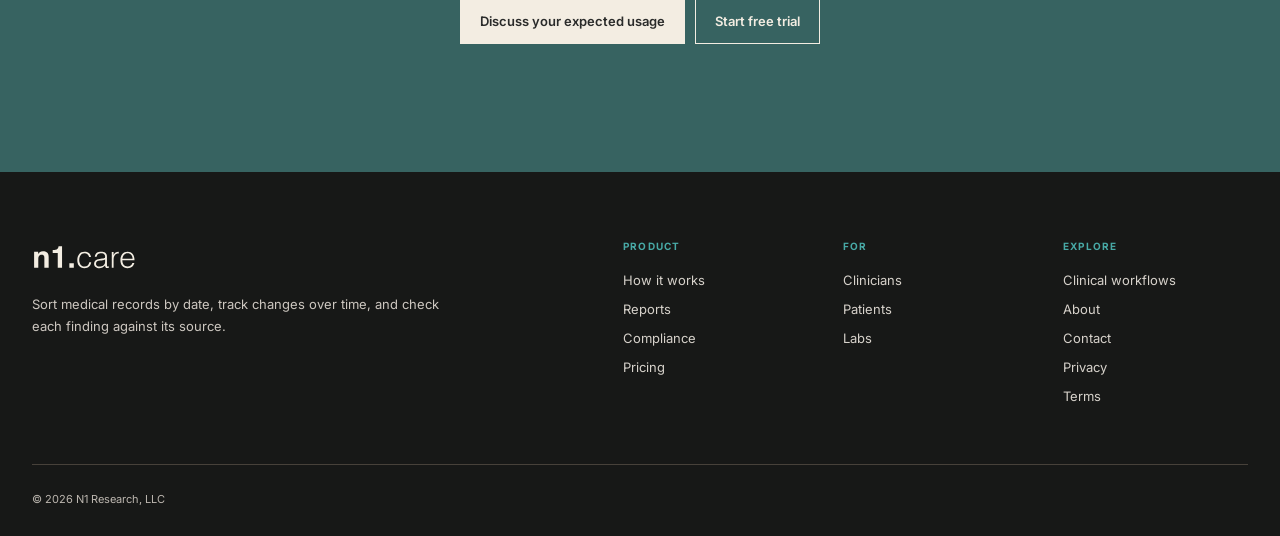
<file: pricing.html>
<!doctype html>
<html lang="en">
<head>
<meta charset="utf-8">
<meta name="viewport" content="width=device-width,initial-scale=1">
<meta name="robots" content="noindex, nofollow">
<title>Pricing | n1.care</title>
<meta name="description" content="Clinician plans priced on processed pages and generated reports. Patient pricing is by conversation until allowances are set.">
  <meta name="theme-color" content="#2a2b2a">
<link rel="icon" href="assets/n1-logo.svg" type="image/svg+xml">
<link rel="stylesheet" href="art-directions.css">
<link rel="stylesheet" href="marketing-pages.css">
<link rel="stylesheet" href="buttons.css">
<link rel="stylesheet" href="brand-tokens.css">
<link rel="stylesheet" href="smoked-birch-overrides.css">
<script defer src="marketing-pages.js">
</script>
</head>
<body class="tonal marketing-page">
<a class="skip-link" href="#main">Skip to content</a>
<nav class="marketing-nav" aria-label="Primary navigation">
<div class="shell marketing-nav-inner">
<a href="index.html" aria-label="n1.care home">
<span class="logo" aria-hidden="true">
</span>
</a>
<div class="marketing-links">
<a href="product.html">Product</a>
<a href="clinicians.html">For clinicians</a>
<a href="patients.html">For patients</a>
<a href="labs.html">For labs</a>
<a href="reports.html">Reports</a>
<a href="compliance.html">Compliance</a>
<a href="pricing.html" aria-current="page">Pricing</a>
<a href="about.html">About</a>
</div>
<div class="marketing-actions">
<a class="login-link" href="https://app.n1.care/login">Log in</a>
<a class="button sm" href="https://app.n1.care/signup">Start free trial</a>
</div>
<button class="marketing-toggle" type="button" aria-label="Open navigation" aria-expanded="false">
<span>
</span>
</button>
</div>
</nav>
<main id="main">
<header class="page-hero">
<div class="shell page-hero-grid">
<div>
<span class="page-kicker">Pricing</span>
<h1>Two plan families, <em>one meter.</em>
</h1>
</div>
<div class="page-hero-copy">
<p>Clinician plans count pages processed and reports generated. Patient plans: contact us.</p>
<div class="page-actions">
<a class="button" href="#clinician-plans">See the plans</a>
<a class="button secondary" href="contact.html?intent=pricing">Discuss pricing</a>
</div>
</div>
</div>
</header>
<section class="page-section paper" id="clinician-plans" aria-labelledby="clinician-plans-title">
<div class="shell">
<div class="section-head split">
<div>
<span class="page-kicker">For clinicians</span>
<h2 id="clinician-plans-title">One account for <em>every patient you see.</em>
</h2>
</div>
<p>Each allowance covers all your patients. Overage is charged per unit above the allowance.</p>
</div>
<div class="plan-grid">
<article class="plan-card">
<span>Trial</span>
<h3>Free Trial</h3>
<p class="plan-price">Free</p>
<p>A one-off allowance to run a patient history from start to finish. No card required.</p>
<ul class="plan-included">
<li><b>50 pages</b> in total, not per month</li>
<li><b>1 report</b> in total</li>
<li>Full source-linking and review</li>
</ul>
<a class="text-link" href="https://app.n1.care/login">Start the trial →</a>
</article>
<article class="plan-card">
<span>Tier 1</span>
<h3>Starter</h3>
<p class="plan-price">$149<small>per month</small>
</p>
<p>A single practice with a few complex consultations each month.</p>
<ul class="plan-included">
<li><b>500 pages</b> processed each month</li>
<li><b>5 reports</b> generated each month</li>
<li>Overage <b>$0.20</b> per page · <b>$29</b> per report</li>
</ul>
<a class="text-link" href="contact.html?intent=pricing">Discuss this plan →</a>
</article>
<article class="plan-card is-featured">
<span>Tier 2</span>
<h3>Professional</h3>
<p class="plan-price">$349<small>per month</small>
</p>
<p>Regular use across your full patient list, with room for longer histories.</p>
<ul class="plan-included">
<li><b>2,000 pages</b> processed each month</li>
<li><b>20 reports</b> generated each month</li>
<li>Overage <b>$0.15</b> per page · <b>$22</b> per report</li>
</ul>
<a class="text-link" href="contact.html?intent=pricing">Discuss this plan →</a>
</article>
<article class="plan-card">
<span>Tier 3</span>
<h3>Practice</h3>
<p class="plan-price">$799<small>per month</small>
</p>
<p>High volume where most consultations start from a prepared history.</p>
<ul class="plan-included">
<li><b>8,000 pages</b> processed each month</li>
<li><b>60 reports</b> generated each month</li>
<li>Overage <b>$0.10</b> per page · <b>$18</b> per report</li>
</ul>
<a class="text-link" href="contact.html?intent=pricing">Discuss this plan →</a>
</article>
</div>
<p class="plan-footnote">White-labelling is an add-on to a paid plan rather than a plan of its own.</p>
<div class="pricing-estimate-callout">
<div>
<span class="page-kicker">Beyond these tiers</span>
<h3>Enterprise is priced directly.</h3>
<p>Higher volume, organisation-wide deployment and bespoke terms are agreed case by case rather than listed here.</p>
</div>
<a class="button" href="contact.html?intent=pricing">Talk to us</a>
</div>
</div>
</section>
<section class="page-section" id="patient-plans" aria-labelledby="patient-plans-title">
<div class="shell">
<div class="section-head split">
<div>
<span class="page-kicker">For patients</span>
<h2 id="patient-plans-title">Your own records, <em>on your own account.</em>
</h2>
</div>
<p>Reading and organising what you already hold stays free. A paid plan adds processing and report allowance of your own.</p>
</div>
<div class="pricing-flag">
<b>Patient paid plans</b>
<span>Reading shared reports stays free. Paid patient allowances are confirmed directly rather than listed as unfinished tiers.</span>
</div>
<div class="plan-grid">
<article class="plan-card">
<span>Default</span>
<h3>Free account</h3>
<p class="plan-price">Free</p>
<p>Every patient account starts here. Read the reports shared with you and keep your own record in one place.</p>
<ul class="plan-included">
<li>No processing or report allowance</li>
<li>Reports shared with you stay readable</li>
<li>No card, no expiry</li>
</ul>
</article>
<article class="plan-card">
<span>Trial</span>
<h3>Free Trial</h3>
<p class="plan-price">Free</p>
<p>A one-off allowance to run your own history through once.</p>
<ul class="plan-included">
<li><b>50 pages</b> in total, not per month</li>
<li><b>1 report</b> in total</li>
<li>No card required</li>
</ul>
</article>
<article class="plan-card is-featured">
<span>Paid</span>
<h3>Talk to us</h3>
<p class="plan-price">By conversation</p>
<p>If you need your own ongoing processing and report allowance, we will confirm the current patient plan and terms directly.</p>
<ul class="plan-included">
<li>Monthly page and report allowances confirmed in writing</li>
<li>Separate from your clinician's plan</li>
<li>No unfinished public price list</li>
</ul>
<a class="text-link" href="contact.html?intent=pricing">Discuss patient pricing →</a>
</article>
</div>
<p class="plan-footnote">A patient plan is separate from a clinician's. Work your doctor does on your record draws on their allowance, not yours.</p>
</div>
</section>
<section class="page-section paper" id="estimate">
<div class="shell">
<div class="section-head split">
<div>
<span class="page-kicker">Pricing basis</span>
<h2>Estimate from the work <em>you already do.</em>
</h2>
</div>
<p>We'll confirm the plan, currency, tax, and terms directly.</p>
</div>
<div class="control-list pricing-basis">
<article>
<b>Processed pages each month</b>
<p>Estimate the number of source-document pages you expect n1 to extract.</p>
</article>
<article>
<b>Generated reports each month</b>
<p>Estimate how many comprehensive or focused reports you expect to create.</p>
</article>
<article>
<b>One doctor account</b>
<p>Allowances cover all that doctor's patients. Multi-doctor accounts and organisation needs can be discussed separately.</p>
</article>
</div>
<div class="pricing-estimate-callout">
<div>
<span class="page-kicker">For an accurate estimate</span>
<h3>Two numbers are enough.</h3>
<p>Your expected monthly pages and reports are enough to start a pricing conversation.</p>
</div>
<a class="button" href="contact.html?intent=pricing">Share your expected volume</a>
</div>
</div>
</section>
<section class="page-section">
<div class="shell">
<div class="section-head">
<span class="page-kicker">How usage is counted</span>
<h2>Nothing is metered <em>until you choose it.</em>
</h2>
</div>
<div class="control-list">
<article>
<b>Pages count when extraction begins</b>
<p>Adding a file does not use processing allowance. The page count is shown before extraction starts.</p>
</article>
<article>
<b>Reports count when generation begins</b>
<p>One report is used when you generate a comprehensive or focused report.</p>
</article>
<article>
<b>Patients are not the meter</b>
<p>Planned pricing is based on processing and reporting volume, not the number of patient records.</p>
</article>
<article>
<b>Nothing renews by surprise</b>
<p>Current allowance, overage and renewal terms are confirmed before a subscription is agreed.</p>
</article>
</div>
</div>
</section>
<section class="page-close">
<div class="shell">
<h2>Talk pricing with us.</h2>
<p>Tell us your expected monthly pages and reports. We'll confirm the plan and terms.</p>
<div class="page-actions">
<a class="button" href="contact.html?intent=pricing">Discuss your expected usage</a>
<a class="button secondary" href="https://app.n1.care/signup">Start free trial</a>
</div>
</div>
</section>
</main>
<footer class="marketing-footer">
<div class="shell">
<div class="marketing-footer-top">
<div class="marketing-footer-brand">
<a href="index.html" aria-label="n1.care home">
<span class="logo" aria-hidden="true">
</span>
</a>
<p>Sort medical records by date, track changes over time, and check each finding against its source.</p>
</div>
<div class="marketing-footer-links">
<div>
<strong>Product</strong>
<a href="product.html">How it works</a>
<a href="reports.html">Reports</a>
<a href="compliance.html">Compliance</a>
<a href="pricing.html">Pricing</a>
</div>
<div>
<strong>For</strong>
<a href="clinicians.html">Clinicians</a>
<a href="patients.html">Patients</a>
<a href="labs.html">Labs</a>
</div>
<div>
<strong>Explore</strong>
<a href="case-studies.html">Clinical workflows</a>
<a href="about.html">About</a>
<a href="contact.html">Contact</a>
<a href="https://app.n1.care/privacy-policy">Privacy</a>
<a href="https://app.n1.care/terms-of-service">Terms</a>
</div>
</div>
</div>
<div class="marketing-footer-bottom">© 2026 N1 Research, LLC</div>
</div>
</footer>
</body>
</html>
</file>
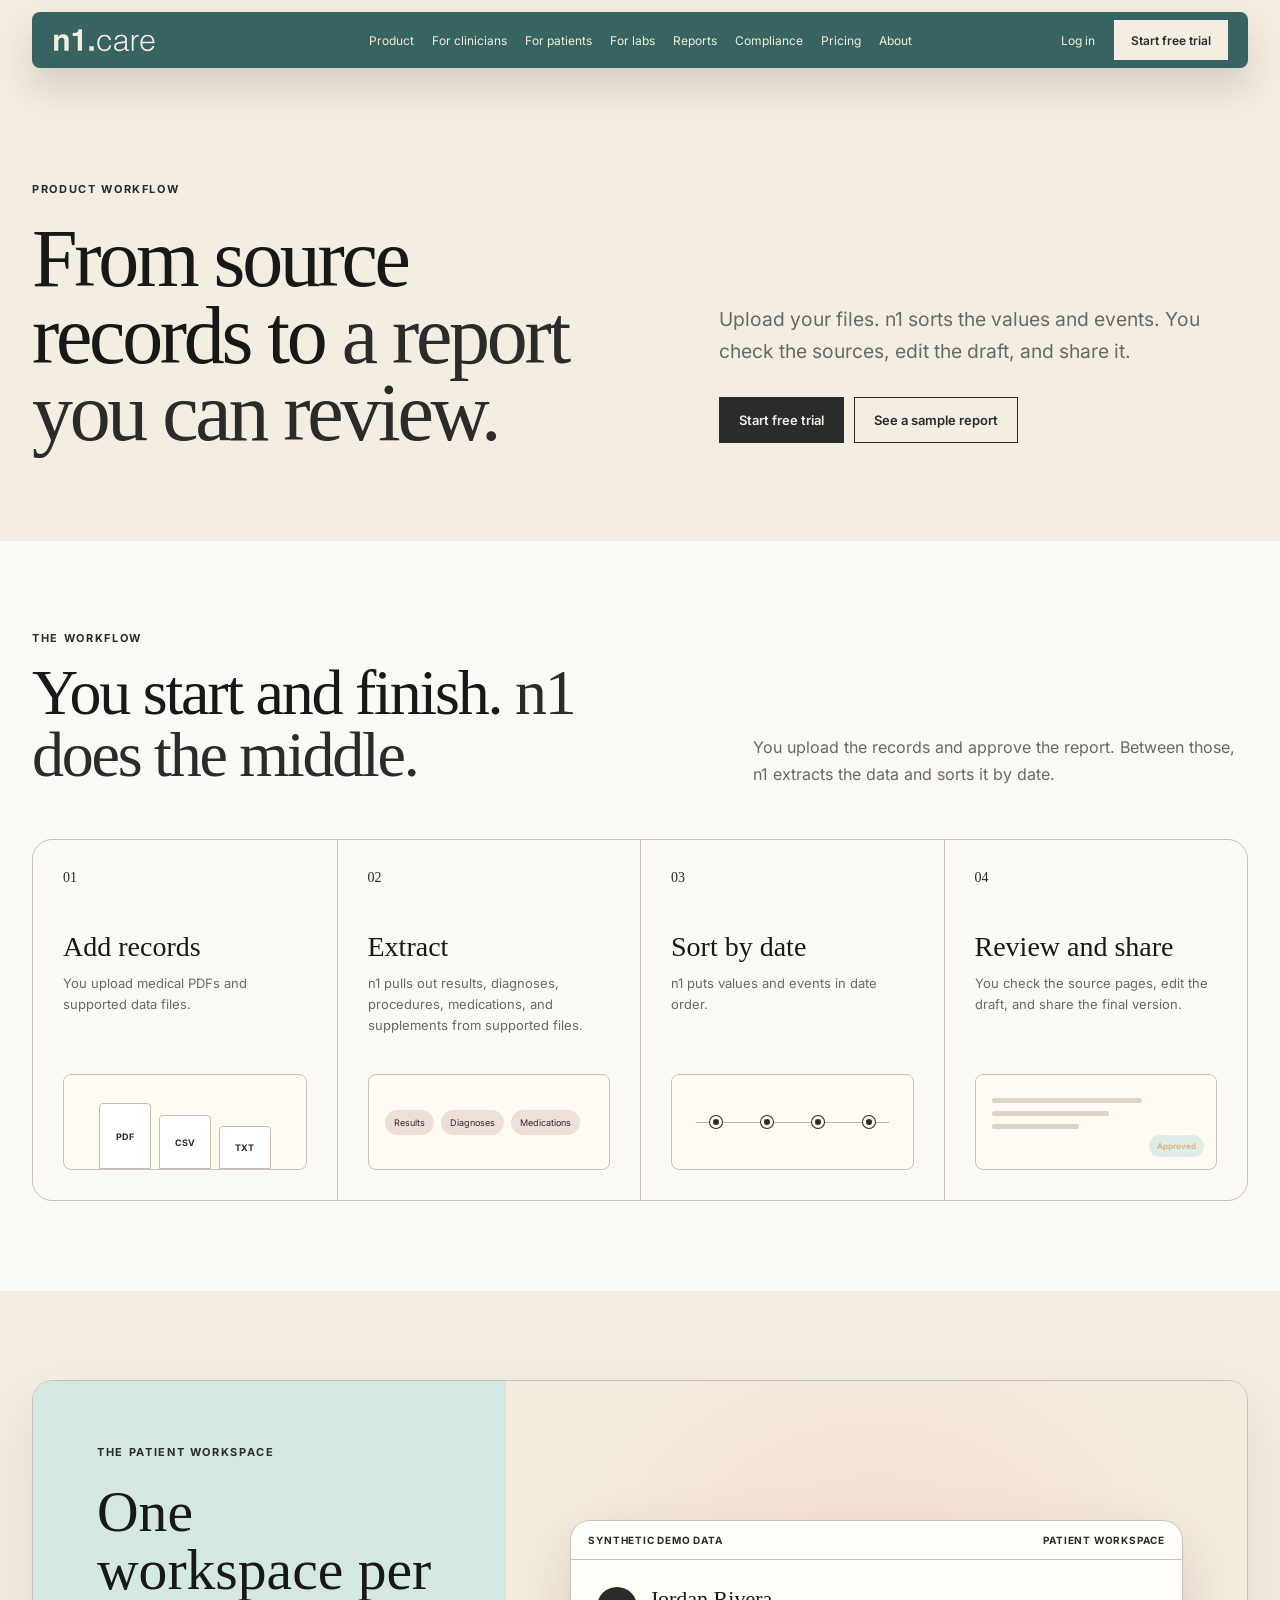
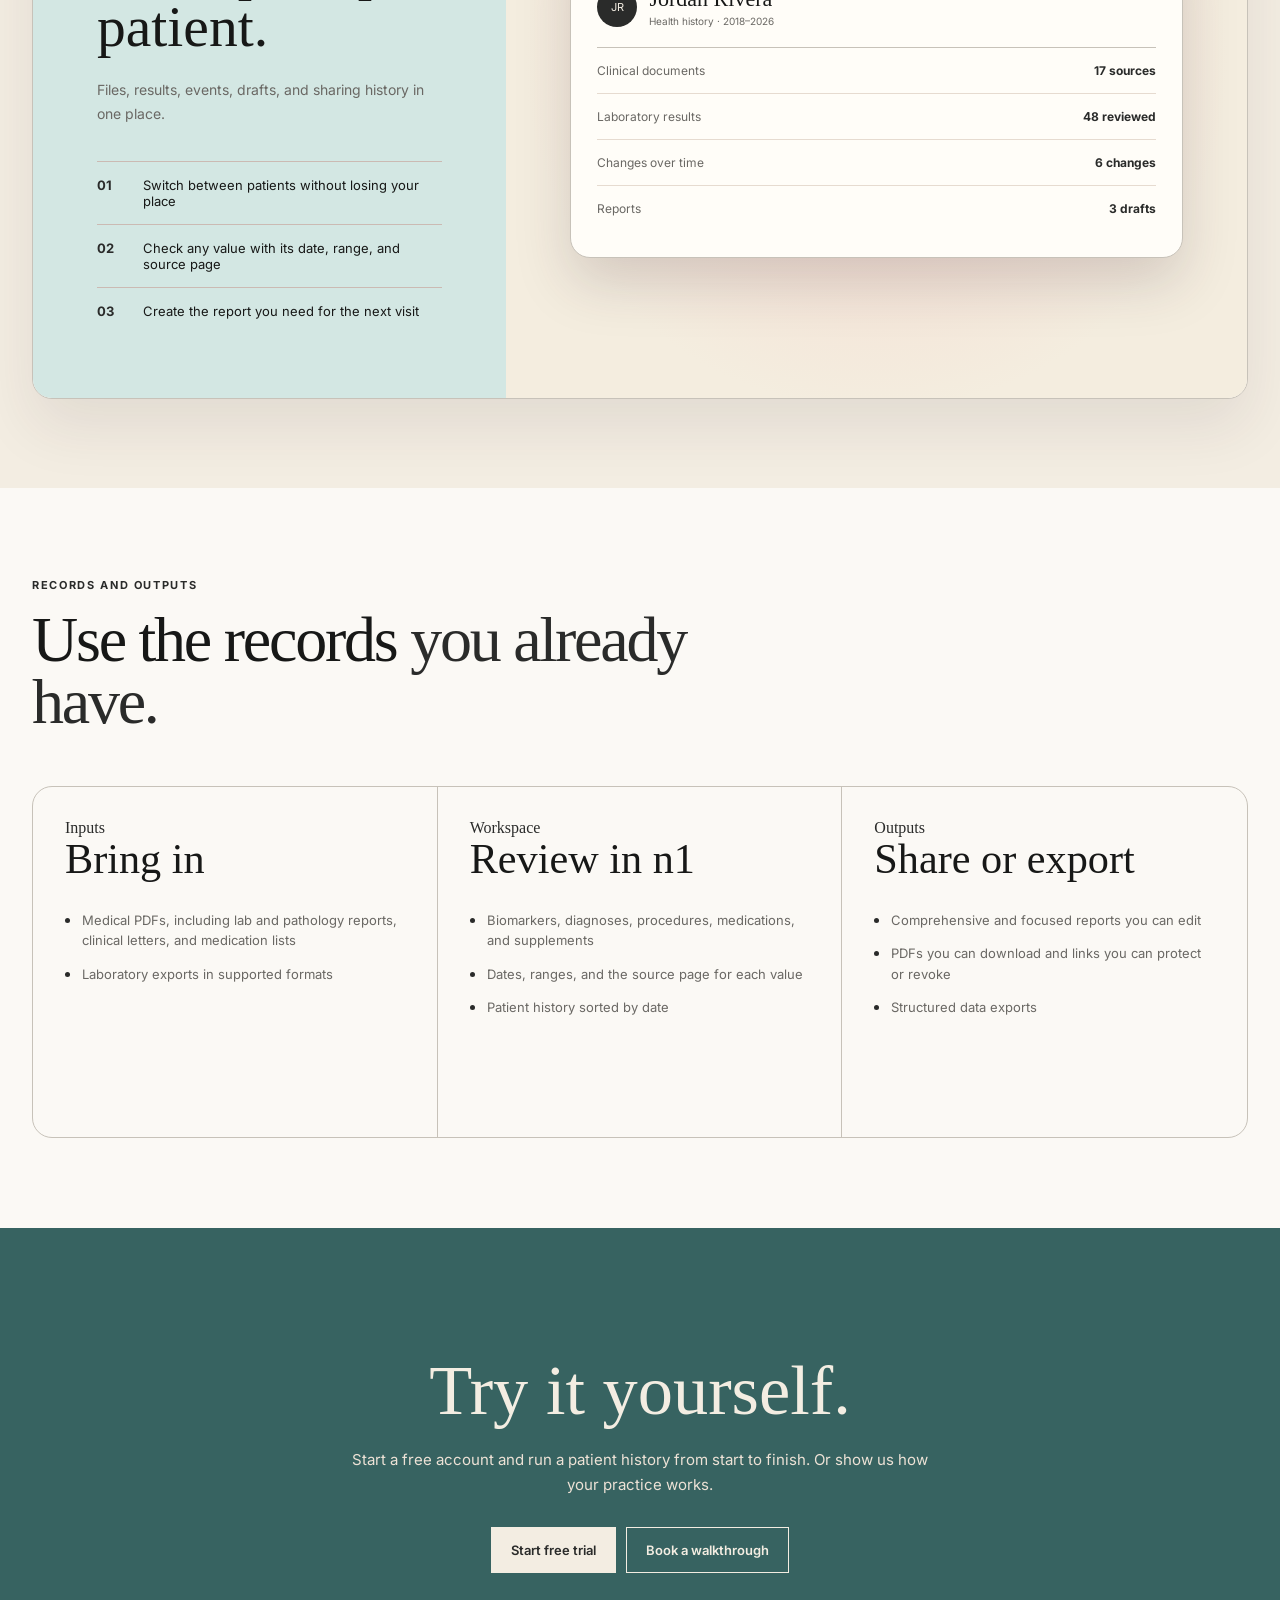
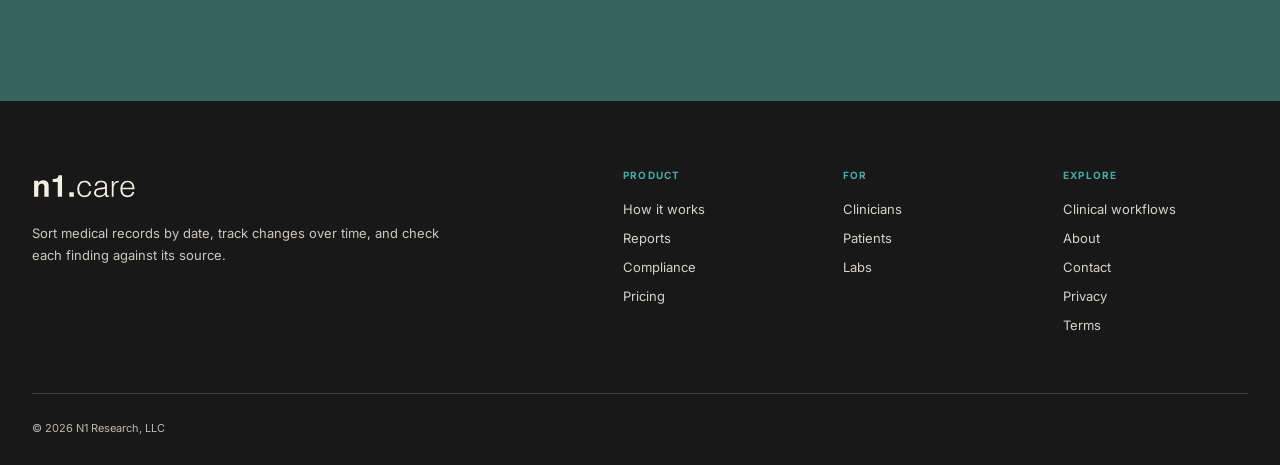
<file: product.html>
<!doctype html>
<html lang="en">
<head>
<meta charset="utf-8">
<meta name="viewport" content="width=device-width,initial-scale=1">
<meta name="robots" content="noindex, nofollow">
<title>How n1 works | n1.care</title>
<meta name="description" content="See how n1 sorts medical records by date, links values to sources, and builds draft reports for clinician review.">
  <meta name="theme-color" content="#2a2b2a">
<link rel="icon" href="assets/n1-logo.svg" type="image/svg+xml">
<link rel="stylesheet" href="art-directions.css">
<link rel="stylesheet" href="marketing-pages.css">
<link rel="stylesheet" href="buttons.css">
<link rel="stylesheet" href="brand-tokens.css">
<link rel="stylesheet" href="smoked-birch-overrides.css">
<script defer src="marketing-pages.js">
</script>
</head>
<body class="tonal marketing-page product-page">
<a class="skip-link" href="#main">Skip to content</a>
<nav class="marketing-nav" aria-label="Primary navigation">
<div class="shell marketing-nav-inner">
<a href="index.html" aria-label="n1.care home">
<span class="logo" aria-hidden="true">
</span>
</a>
<div class="marketing-links">
<a href="product.html" aria-current="page">Product</a>
<a href="clinicians.html">For clinicians</a>
<a href="patients.html">For patients</a>
<a href="labs.html">For labs</a>
<a href="reports.html">Reports</a>
<a href="compliance.html">Compliance</a>
<a href="pricing.html">Pricing</a>
<a href="about.html">About</a>
</div>
<div class="marketing-actions">
<a class="login-link" href="https://app.n1.care/login">Log in</a>
<a class="button sm" href="https://app.n1.care/signup">Start free trial</a>
</div>
<button class="marketing-toggle" type="button" aria-label="Open navigation" aria-expanded="false">
<span>
</span>
</button>
</div>
</nav>
<main id="main">
  <header class="page-hero">
<div class="shell page-hero-grid">
<div>
<span class="page-kicker">Product workflow</span>
<h1>From source records to <em>a report you can review.</em>
</h1>
</div>
<div class="page-hero-copy">
<p>Upload your files. n1 sorts the values and events. You check the sources, edit the draft, and share it.</p>
<div class="page-actions">
<a class="button" href="https://app.n1.care/signup">Start free trial</a>
<a class="button secondary" href="reports.html">See a sample report</a>
</div>
</div>
</div>
</header>
  <section class="page-section paper">
<div class="shell">
<div class="section-head split">
<div>
<span class="page-kicker">The workflow</span>
<h2>You start and finish. <em>n1 does the middle.</em>
</h2>
</div>
<p>You upload the records and approve the report. Between those, n1 extracts the data and sorts it by date.</p>
</div>
<div class="workflow">
    <article class="workflow-step">
<span>01</span>
<h3>Add records</h3>
<p>You upload medical PDFs and supported data files.</p>
<div class="workflow-visual files" aria-hidden="true"><i>PDF</i><i>CSV</i><i>TXT</i></div>
</article>
    <article class="workflow-step">
<span>02</span>
<h3>Extract</h3>
<p>n1 pulls out results, diagnoses, procedures, medications, and supplements from supported files.</p>
<div class="workflow-visual fields" aria-hidden="true"><i>Results</i><i>Diagnoses</i><i>Medications</i></div>
</article>
    <article class="workflow-step">
<span>03</span>
<h3>Sort by date</h3>
<p>n1 puts values and events in date order.</p>
<div class="workflow-visual timeline" aria-hidden="true"><i></i><i></i><i></i><i></i></div>
</article>
    <article class="workflow-step">
<span>04</span>
<h3>Review and share</h3>
<p>You check the source pages, edit the draft, and share the final version.</p>
<div class="workflow-visual report" aria-hidden="true"><i></i><i></i><i></i><b>Approved</b></div>
</article>
  </div>
</div>
</section>
  <section class="page-section">
<div class="shell">
<div class="product-stage">
<div class="product-stage-copy">
<span class="page-kicker">The patient workspace</span>
<h2>One workspace per patient.</h2>
<p>Files, results, events, drafts, and sharing history in one place.</p>
<div class="product-stage-list">
<div>
<b>01</b>
<span>Switch between patients without losing your place</span>
</div>
<div>
<b>02</b>
<span>Check any value with its date, range, and source page</span>
</div>
<div>
<b>03</b>
<span>Create the report you need for the next visit</span>
</div>
</div>
</div>
<div class="product-stage-visual">
<div class="app-frame">
<div class="app-frame-bar">
<span>Synthetic demo data</span>
<span>Patient workspace</span>
</div>
<div class="app-frame-body">
<div class="app-patient">
<i>JR</i>
<div>
<strong>Jordan Rivera</strong>
<small>Health history · 2018–2026</small>
</div>
</div>
<div class="app-row">
<span>Clinical documents</span>
<b>17 sources</b>
</div>
<div class="app-row">
<span>Laboratory results</span>
<b>48 reviewed</b>
</div>
<div class="app-row">
<span>Changes over time</span>
<b>6 changes</b>
</div>
<div class="app-row">
<span>Reports</span>
<b>3 drafts</b>
</div>
</div>
</div>
</div>
</div>
</div>
</section>
  <section class="page-section paper">
<div class="shell">
<div class="section-head">
<span class="page-kicker">Records and outputs</span>
<h2>Use the records <em>you already have.</em>
</h2>
</div>
<div class="capability-table">
    <article class="feature-chapter">
<span>Inputs</span>
<h3>Bring in</h3>
<ul><li>Medical PDFs, including lab and pathology reports, clinical letters, and medication lists</li><li>Laboratory exports in supported formats</li></ul>
</article>
    <article class="feature-chapter">
<span>Workspace</span>
<h3>Review in n1</h3>
<ul><li>Biomarkers, diagnoses, procedures, medications, and supplements</li><li>Dates, ranges, and the source page for each value</li><li>Patient history sorted by date</li></ul>
</article>
    <article class="feature-chapter">
<span>Outputs</span>
<h3>Share or export</h3>
<ul><li>Comprehensive and focused reports you can edit</li><li>PDFs you can download and links you can protect or revoke</li><li>Structured data exports</li></ul>
</article>
  </div>
</div>
</section>
  <section class="page-close">
<div class="shell">
<h2>Try it yourself.</h2>
<p>Start a free account and run a patient history from start to finish. Or show us how your practice works.</p>
<div class="page-actions">
<a class="button" href="https://app.n1.care/signup">Start free trial</a>
<a class="button secondary" href="contact.html?intent=walkthrough">Book a walkthrough</a>
</div>
</div>
</section>
</main>
<footer class="marketing-footer">
<div class="shell">
<div class="marketing-footer-top">
<div class="marketing-footer-brand">
<a href="index.html" aria-label="n1.care home">
<span class="logo" aria-hidden="true">
</span>
</a>
<p>Sort medical records by date, track changes over time, and check each finding against its source.</p>
</div>
<div class="marketing-footer-links">
<div>
<strong>Product</strong>
<a href="product.html">How it works</a>
<a href="reports.html">Reports</a>
<a href="compliance.html">Compliance</a>
<a href="pricing.html">Pricing</a>
</div>
<div>
<strong>For</strong>
<a href="clinicians.html">Clinicians</a>
<a href="patients.html">Patients</a>
<a href="labs.html">Labs</a>
</div>
<div>
<strong>Explore</strong>
<a href="case-studies.html">Clinical workflows</a>
<a href="about.html">About</a>
<a href="contact.html">Contact</a>
<a href="https://app.n1.care/privacy-policy">Privacy</a>
<a href="https://app.n1.care/terms-of-service">Terms</a>
</div>
</div>
</div>
<div class="marketing-footer-bottom">© 2026 N1 Research, LLC</div>
</div>
</footer>
</body>
</html>
</file>
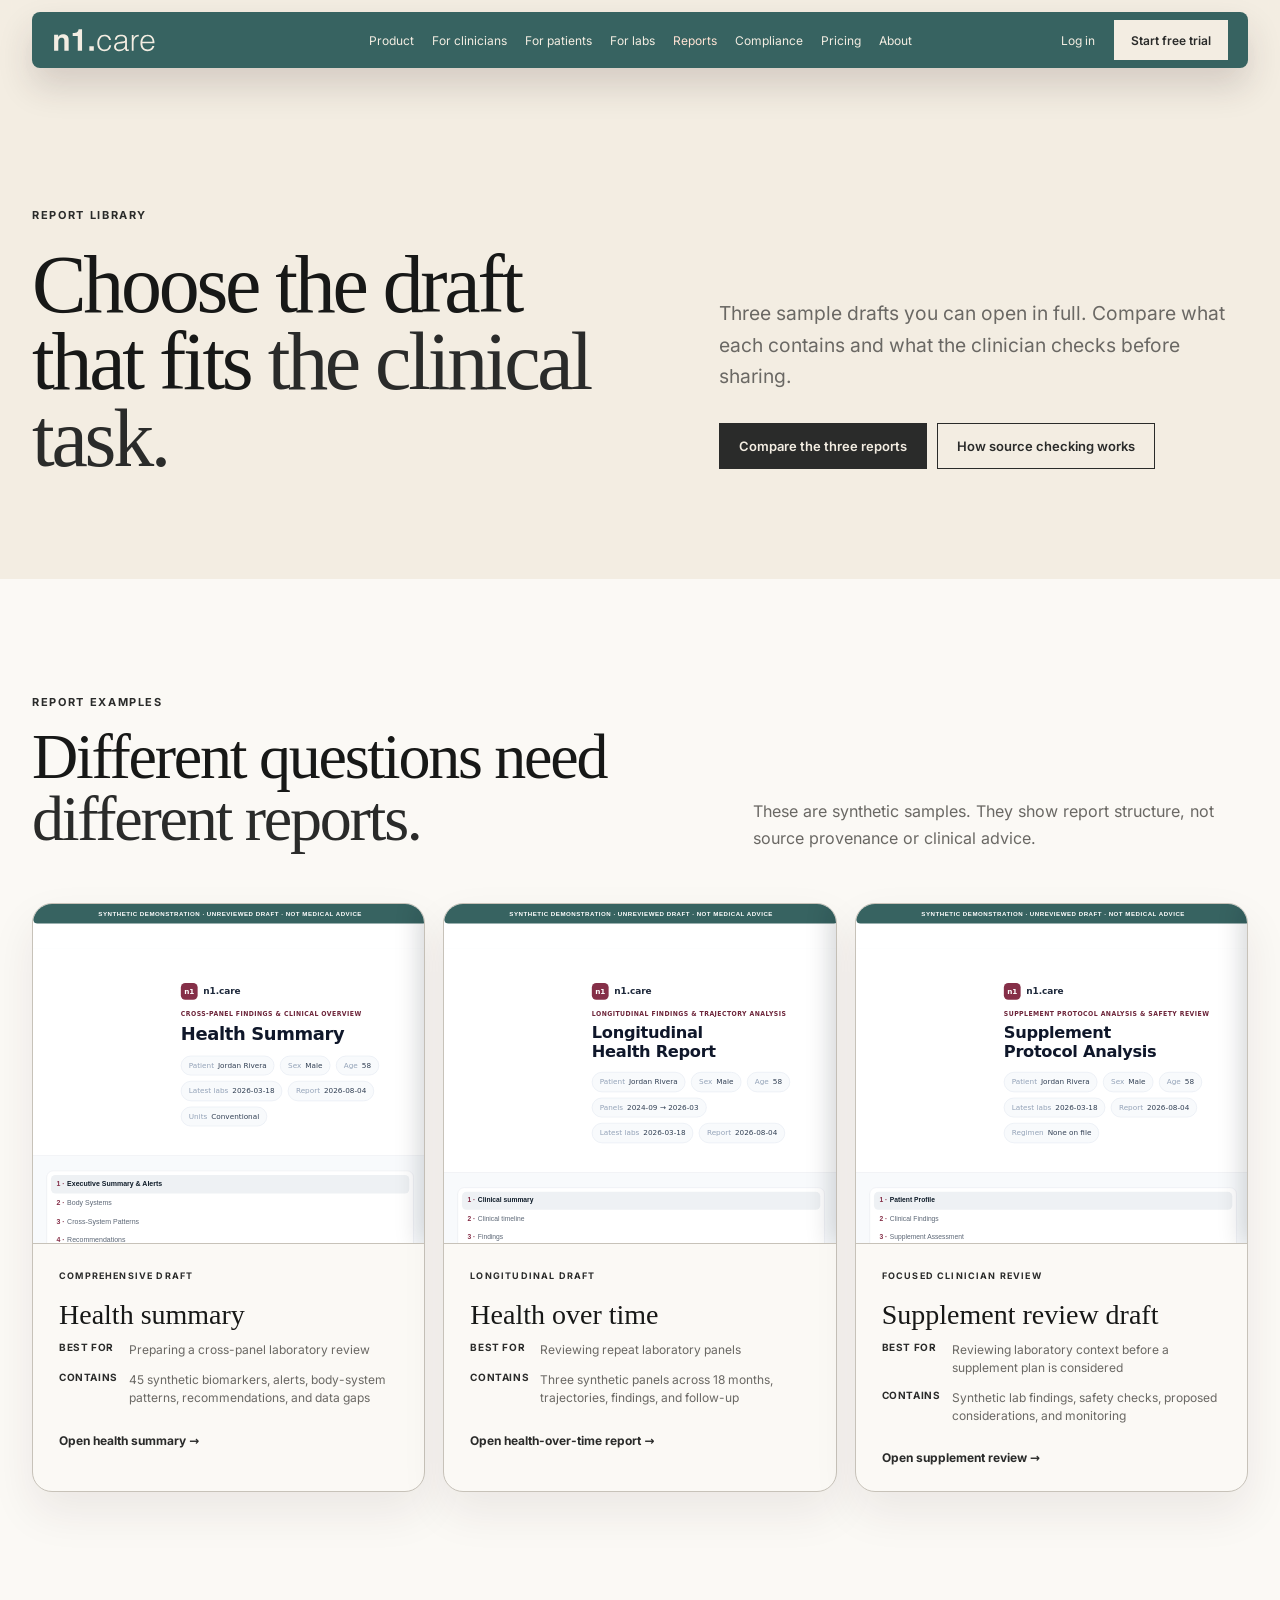
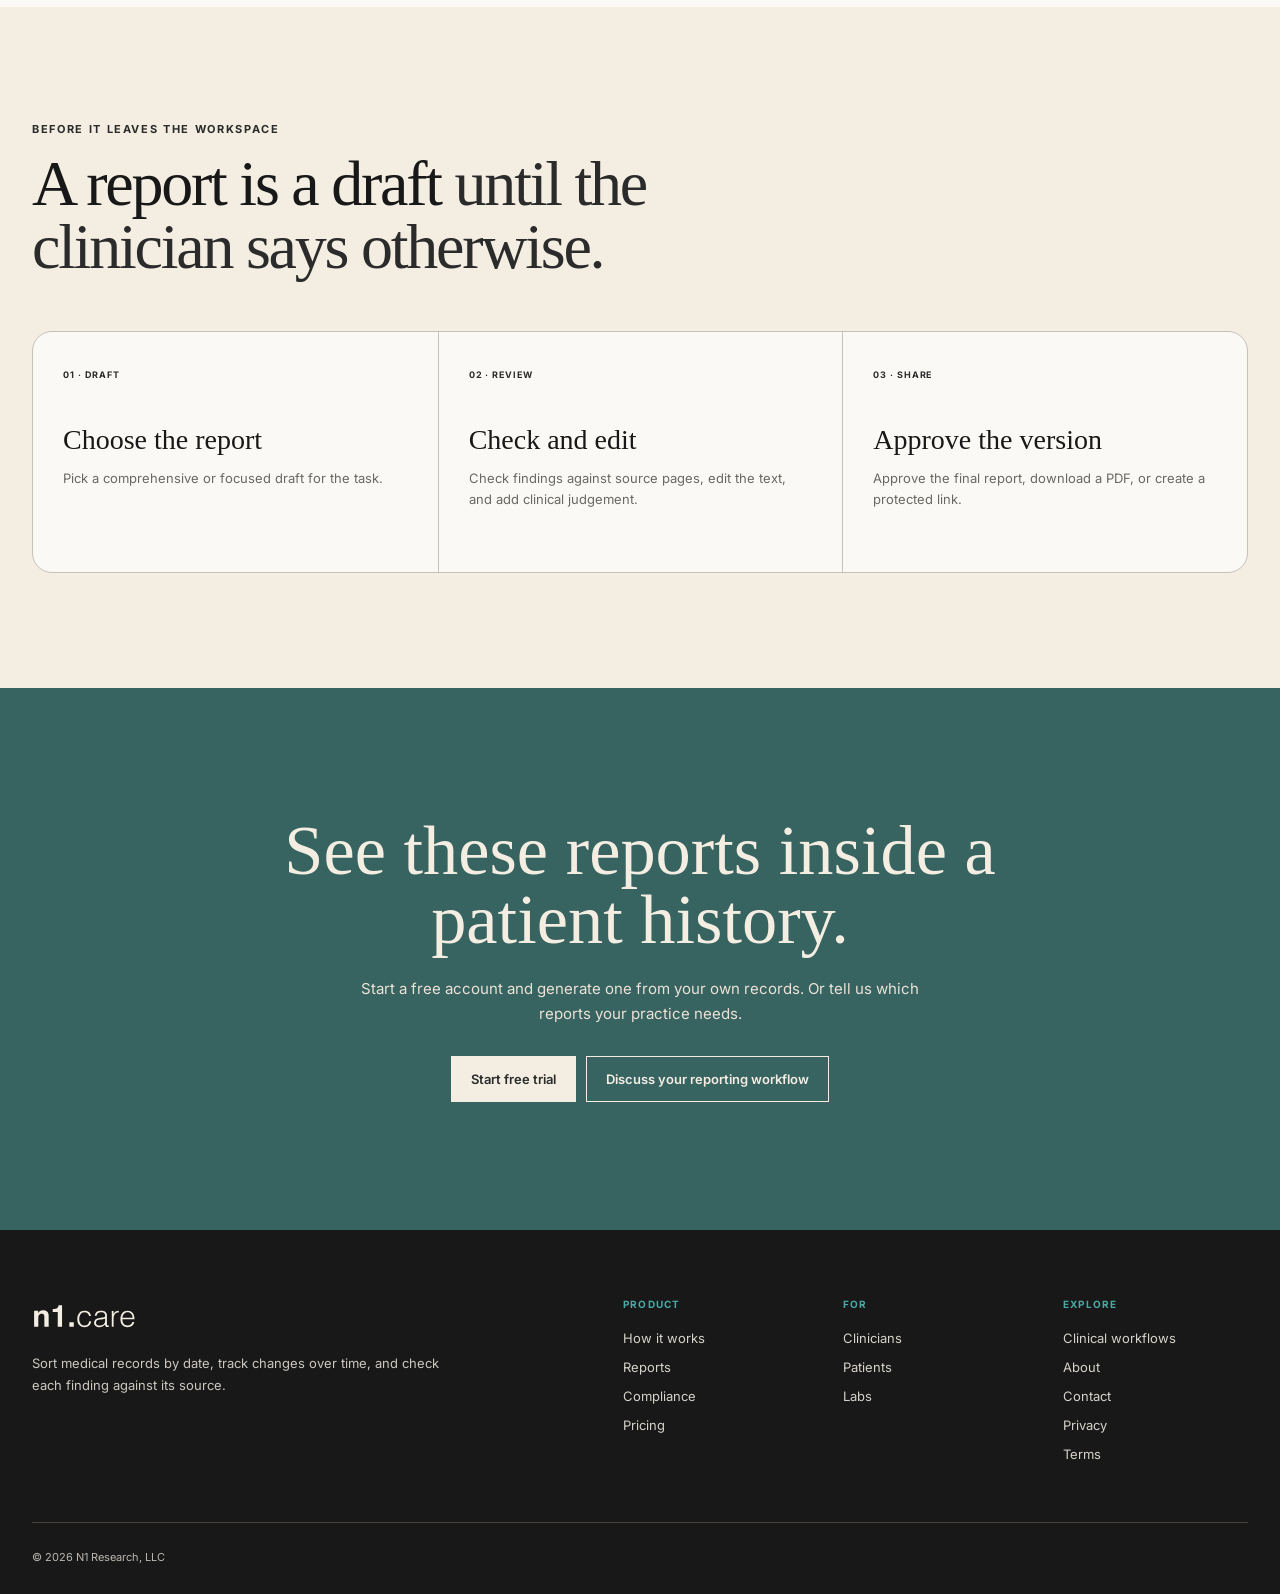
<file: reports.html>
<!doctype html>
<html lang="en">
<head>
<meta charset="utf-8">
<meta name="viewport" content="width=device-width,initial-scale=1">
<meta name="robots" content="noindex, nofollow">
<title>Clinical reports | n1.care</title>
<meta name="description" content="Open three synthetic sample drafts and see how clinicians check evidence, edit the text, and approve what is shared.">
  <meta name="theme-color" content="#2a2b2a">
<link rel="icon" href="assets/n1-logo.svg" type="image/svg+xml">
<link rel="stylesheet" href="art-directions.css">
<link rel="stylesheet" href="marketing-pages.css">
<link rel="stylesheet" href="buttons.css">
<link rel="stylesheet" href="brand-tokens.css">
<link rel="stylesheet" href="smoked-birch-overrides.css">
<script defer src="marketing-pages.js">
</script>
</head>
<body class="tonal marketing-page reports-page">
<a class="skip-link" href="#main">Skip to content</a>
<nav class="marketing-nav" aria-label="Primary navigation">
<div class="shell marketing-nav-inner">
<a href="index.html" aria-label="n1.care home">
<span class="logo" aria-hidden="true">
</span>
</a>
<div class="marketing-links">
<a href="product.html">Product</a>
<a href="clinicians.html">For clinicians</a>
<a href="patients.html">For patients</a>
<a href="labs.html">For labs</a>
<a href="reports.html" aria-current="page">Reports</a>
<a href="compliance.html">Compliance</a>
<a href="pricing.html">Pricing</a>
<a href="about.html">About</a>
</div>
<div class="marketing-actions">
<a class="login-link" href="https://app.n1.care/login">Log in</a>
<a class="button sm" href="https://app.n1.care/signup">Start free trial</a>
</div>
<button class="marketing-toggle" type="button" aria-label="Open navigation" aria-expanded="false">
<span>
</span>
</button>
</div>
</nav>
<main id="main">
<header class="page-hero">
<div class="shell page-hero-grid">
<div>
<span class="page-kicker">Report library</span>
<h1>Choose the draft that fits <em>the clinical task.</em>
</h1>
</div>
<div class="page-hero-copy">
<p>Three sample drafts you can open in full. Compare what each contains and what the clinician checks before sharing.</p>
<div class="page-actions">
<a class="button" href="#examples">Compare the three reports</a>
<a class="button secondary" href="compliance.html">How source checking works</a>
</div>
</div>
</div>
</header>
<section class="page-section paper" id="examples">
<div class="shell">
<div class="section-head split">
<div>
<span class="page-kicker">Report examples</span>
<h2>Different questions need <em>different reports.</em>
</h2>
</div>
<p>These are synthetic samples. They show report structure, not source provenance or clinical advice.</p>
</div>
<div class="report-grid">
<article class="report-tile">
<div class="report-preview">
<iframe src="Health_summary_demo-1.html" title="Preview of a synthetic health summary" tabindex="-1" loading="lazy" aria-hidden="true" inert>
</iframe>
</div>
<div class="report-tile-body">
<span>Comprehensive draft</span>
<h3>Health summary</h3>
<dl class="report-details"><div><dt>Best for</dt><dd>Preparing a cross-panel laboratory review</dd></div><div><dt>Contains</dt><dd>45 synthetic biomarkers, alerts, body-system patterns, recommendations, and data gaps</dd></div></dl>
<a class="text-link" href="Health_summary_demo-1.html">Open health summary →</a>
</div>
</article>
<article class="report-tile">
<div class="report-preview">
<iframe src="LHR_demo-1.html" title="Preview of a synthetic health-over-time report" tabindex="-1" loading="lazy" aria-hidden="true" inert>
</iframe>
</div>
<div class="report-tile-body">
<span>Longitudinal draft</span>
<h3>Health over time</h3>
<dl class="report-details"><div><dt>Best for</dt><dd>Reviewing repeat laboratory panels</dd></div><div><dt>Contains</dt><dd>Three synthetic panels across 18 months, trajectories, findings, and follow-up</dd></div></dl>
<a class="text-link" href="LHR_demo-1.html">Open health-over-time report →</a>
</div>
</article>
<article class="report-tile">
<div class="report-preview">
<iframe src="Supplement_demo-_1_-1.html" title="Preview of a synthetic supplement review" tabindex="-1" loading="lazy" aria-hidden="true" inert>
</iframe>
</div>
<div class="report-tile-body">
<span>Focused clinician review</span>
<h3>Supplement review draft</h3>
<dl class="report-details"><div><dt>Best for</dt><dd>Reviewing laboratory context before a supplement plan is considered</dd></div><div><dt>Contains</dt><dd>Synthetic lab findings, safety checks, proposed considerations, and monitoring</dd></div></dl>
<a class="text-link" href="Supplement_demo-_1_-1.html">Open supplement review →</a>
</div>
</article>
</div>
</div>
</section>
<section class="page-section">
<div class="shell">
<div class="section-head">
<span class="page-kicker">Before it leaves the workspace</span>
<h2>A report is a draft <em>until the clinician says otherwise.</em>
</h2>
</div>
<div class="report-lifecycle">
<article><span>01 · Draft</span><h3>Choose the report</h3><p>Pick a comprehensive or focused draft for the task.</p></article>
<article><span>02 · Review</span><h3>Check and edit</h3><p>Check findings against source pages, edit the text, and add clinical judgement.</p></article>
<article><span>03 · Share</span><h3>Approve the version</h3><p>Approve the final report, download a PDF, or create a protected link.</p></article>
</div>
</div>
</section>
<section class="page-close">
<div class="shell">
<h2>See these reports inside a patient history.</h2>
<p>Start a free account and generate one from your own records. Or tell us which reports your practice needs.</p>
<div class="page-actions">
<a class="button" href="https://app.n1.care/signup">Start free trial</a>
<a class="button secondary" href="contact.html?intent=reports">Discuss your reporting workflow</a>
</div>
</div>
</section>
</main>
<footer class="marketing-footer">
<div class="shell">
<div class="marketing-footer-top">
<div class="marketing-footer-brand">
<a href="index.html" aria-label="n1.care home">
<span class="logo" aria-hidden="true">
</span>
</a>
<p>Sort medical records by date, track changes over time, and check each finding against its source.</p>
</div>
<div class="marketing-footer-links">
<div>
<strong>Product</strong>
<a href="product.html">How it works</a>
<a href="reports.html">Reports</a>
<a href="compliance.html">Compliance</a>
<a href="pricing.html">Pricing</a>
</div>
<div>
<strong>For</strong>
<a href="clinicians.html">Clinicians</a>
<a href="patients.html">Patients</a>
<a href="labs.html">Labs</a>
</div>
<div>
<strong>Explore</strong>
<a href="case-studies.html">Clinical workflows</a>
<a href="about.html">About</a>
<a href="contact.html">Contact</a>
<a href="https://app.n1.care/privacy-policy">Privacy</a>
<a href="https://app.n1.care/terms-of-service">Terms</a>
</div>
</div>
</div>
<div class="marketing-footer-bottom">© 2026 N1 Research, LLC</div>
</div>
</footer>
</body>
</html>
</file>
<file: art-directions.css>
@font-face { font-family: "Inter"; src: url("assets/fonts/inter-400.woff2") format("woff2"); font-weight: 400; font-display: swap; }
@font-face { font-family: "Inter"; src: url("assets/fonts/inter-600.woff2") format("woff2"); font-weight: 600; font-display: swap; }
@font-face { font-family: "Inter"; src: url("assets/fonts/inter-700.woff2") format("woff2"); font-weight: 700; font-display: swap; }

/* Radius comes from brand-tokens.css (--n1-radius-*), which every page here
   loads. Nothing in this file states a corner in pixels any more: there used
   to be sixteen distinct literals across this file and marketing-pages.css —
   10, 12, 13, 16, 18, 20, 22, 24, 26, 30 — so two cards of the same weight
   could differ by 2px for no recoverable reason.

     sm/md   0px     every control: buttons, inputs, selects
     lg/xl   2/4px   hairline insets, progress bars, tiny doc glyphs
     2xl     8px     bars, chips, small insets
     3xl     12px    small cards, tiles, thumbnails
     4xl     20px    cards, panels, product surfaces — the workhorse
     5xl     28px    full-bleed frames and media
     full    9999px  pills, badges, toggles, avatars — never a button

   Pick the step that matches the surface's footprint. 50% stays literal
   because it means "circle", not a radius on a scale. */
:root { --sans: "Inter", ui-sans-serif, system-ui, sans-serif; --serif: Iowan Old Style, Baskerville, "Times New Roman", serif; --ease: cubic-bezier(.2,.75,.25,1); }
* { box-sizing: border-box; }
html { scroll-behavior: smooth; background: var(--wine); }
body { margin: 0; overflow-x: hidden; font-family: var(--sans); background: transparent; }
/* Full-viewport fixed colour layer (tennr-style): the whole page is one solid
   brand colour at every instant. It holds solid wine through the hero pin, then
   tweens to cream in one smooth temporal transition as the next section enters —
   never a spatial gradient band, never a muddy midpoint border. JS toggles
   .is-cream on it at the hero→.tonal-patterns seam. */
.scroll-bg { position: fixed; inset: 0; z-index: -1; pointer-events: none; background: var(--wine); transition: background-color .9s var(--ease); }
.scroll-bg.is-cream { background: var(--cream); }
img, svg, video, iframe { display: block; }
img, video { max-width: 100%; }
a { color: inherit; text-decoration: none; }
button { font: inherit; }
.sr-only { position: absolute; width: 1px; height: 1px; padding: 0; overflow: hidden; clip: rect(0,0,0,0); white-space: nowrap; border: 0; }
.skip-link { position: fixed; top: 8px; left: 8px; z-index: 1000; transform: translateY(-150%); padding: 10px 14px; background: #fff; color: #111; font-weight: 700; }
.skip-link:focus { transform: none; }
.shell { width: min(1320px, calc(100% - 64px)); margin-inline: auto; }
.logo { width: 104px; aspect-ratio: 258/87; display: block; background: currentColor; -webkit-mask: url("assets/n1-care-dark-green.svg") center/contain no-repeat; mask: url("assets/n1-care-dark-green.svg") center/contain no-repeat; }
.nav { position: absolute; z-index: 40; inset: 0 0 auto; height: 90px; display: flex; align-items: center; }
.nav-inner { width: min(1360px, calc(100% - 64px)); margin: auto; display: grid; grid-template-columns: 1fr auto 1fr; align-items: center; gap: 24px; }
.nav-links, .nav-actions { display: flex; align-items: center; gap: 22px; font-size: 13px; }
.nav-actions { justify-self: end; gap: 18px; }
/* Square, from --n1-radius-sm. The design system states the rule outright —
   "--n1-radius-full is for avatars and pills; it must never reach a button" —
   and the pages were breaking it in two different directions at once: this
   base rule made every CTA a 999px pill while `.tonal .button` overrode it to
   2px, so the motion heroes shipped a pill nav CTA directly above a squared-off
   hero CTA. Controls are square; only containers soften. */
.button { min-height: 46px; display: inline-flex; align-items: center; justify-content: center; gap: 13px; padding: 10px 19px; border: 1px solid currentColor; border-radius: var(--n1-radius-sm); font-size: 13px; font-weight: 600; transition: transform .2s ease, background .2s ease; }
.button:hover { transform: translateY(-2px); }
.eyebrow { margin: 0 0 22px; font-size: 11px; font-weight: 600; letter-spacing: .15em; text-transform: uppercase; }
.footer { padding: 72px 0 36px; }
.footer-row { padding-top: 30px; border-top: 1px solid currentColor; display: flex; align-items: end; justify-content: space-between; gap: 40px; }
.footer p { max-width: 450px; margin: 14px 0 0; font-size: 13px; line-height: 1.6; opacity: .65; }
.footer-links { display: flex; gap: 22px; font-size: 13px; }
.media-credit { position: absolute; right: 20px; bottom: 16px; z-index: 4; font-size: 10px; letter-spacing: .08em; text-transform: uppercase; opacity: .7; }

/* 01 — Neko-informed cinematic care. White editorial space, a saturated chapter and film-led storytelling. */
.cinema { --ink: #15322e; --chalk: #f6f3eb; --lime: #9fe3d4; --aqua: #70c9e8; --brick: #c75f49; background: #fff; color: var(--ink); }
.cinema .nav { color: #fff; }
.cinema .nav-inner { grid-template-columns: 1fr auto; }
.cinema .nav-links { display: none; }
.cinema .nav-actions .login { display: none; }
.cinema .button { background: #fff; color: var(--ink); border-color: #fff; }
.cinema-hero { position: relative; min-height: 100svh; overflow: hidden; display: grid; place-items: center; color: #fff; background: #172421; }
.cinema-hero video { position: absolute; inset: 0; width: 100%; height: 100%; object-fit: cover; object-position: 58% center; }
.cinema-hero::before { position: absolute; z-index: 1; inset: 0; content: ""; background: linear-gradient(180deg, rgba(9,19,17,.62), rgba(9,19,17,.14) 44%, rgba(9,19,17,.72)); }
.cinema-hero-copy { position: relative; z-index: 2; width: min(1100px, calc(100% - 56px)); padding: 150px 0 90px; text-align: center; }
.cinema-hero h1 { max-width: 1080px; margin: 0 auto; font-family: var(--sans); font-size: clamp(68px, 8.7vw, 132px); font-weight: 600; letter-spacing: -.07em; line-height: .88; }
.cinema-hero h1 em { color: var(--lime); font-family: var(--serif); font-weight: 400; }
.cinema-hero-copy > p:last-of-type { max-width: 630px; margin: 32px auto 0; font-size: clamp(16px,1.4vw,20px); line-height: 1.55; }
.cinema-scroll { position: absolute; z-index: 3; bottom: 24px; left: 50%; transform: translateX(-50%); font-size: 10px; letter-spacing: .16em; text-transform: uppercase; }
.cinema-intro { padding: clamp(130px,16vw,240px) 0; background: #fff; }
.cinema-intro-grid { display: grid; grid-template-columns: .65fr 1.7fr; gap: 8vw; }
.cinema-intro h2 { max-width: 980px; margin: 0; font-family: var(--sans); font-size: clamp(54px,7vw,104px); font-weight: 600; letter-spacing: -.06em; line-height: .94; }
.cinema-intro h2 em { color: var(--brick); font-family: var(--serif); font-weight: 400; }
.cinema-intro-copy { max-width: 580px; margin: 64px 0 0 auto; font-size: 19px; line-height: 1.65; }
.cinema-story { padding: 34px; background: var(--ink); color: var(--chalk); }
.cinema-story-frame { min-height: 820px; display: grid; grid-template-columns: .82fr 1.18fr; overflow: hidden; border-radius: var(--n1-radius-5xl); background: #244b44; }
.cinema-story-copy { padding: clamp(64px,7vw,110px); display: flex; flex-direction: column; justify-content: space-between; }
.cinema-story h2 { max-width: 600px; margin: 0; font-family: var(--sans); font-size: clamp(52px,5.6vw,84px); font-weight: 600; letter-spacing: -.06em; line-height: .95; }
.cinema-story p { max-width: 470px; margin: 28px 0 0; color: rgba(246,243,235,.72); font-size: 17px; line-height: 1.65; }
.story-steps { margin: 62px 0 0; padding: 0; list-style: none; }
.story-steps li { padding: 18px 0; border-top: 1px solid rgba(246,243,235,.22); display: grid; grid-template-columns: 42px 1fr; font-size: 14px; }
.story-steps li:first-child { color: var(--lime); }
.cinema-product-wrap { padding: 34px 34px 34px 0; }
.cinema-browser { height: 100%; min-height: 720px; overflow: hidden; border-radius: var(--n1-radius-5xl); background: #fff; box-shadow: 0 35px 90px rgba(0,0,0,.35); }
.browser-bar { height: 52px; display: flex; align-items: center; justify-content: space-between; padding: 0 19px; border-bottom: 1px solid #e5e9e7; color: #52615e; font-size: 11px; }
.browser-dots { color: var(--brick); letter-spacing: 4px; }
.cinema-browser iframe { width: 150%; height: 1000px; border: 0; transform: scale(.67); transform-origin: 0 0; pointer-events: none; }
.cinema-chapter { padding: clamp(120px,15vw,220px) 0; background: var(--lime); }
.cinema-chapter-grid { display: grid; grid-template-columns: 1.45fr .55fr; gap: 10vw; align-items: end; }
.cinema-chapter h2 { margin: 0; font-family: var(--sans); font-size: clamp(58px,7.8vw,116px); font-weight: 600; letter-spacing: -.065em; line-height: .9; }
.cinema-chapter p { margin: 0; font-size: 18px; line-height: 1.6; }
.cinema-principles { background: #fff; }
.cinema-principle { min-height: 290px; padding: 48px 0; border-bottom: 1px solid #cdd8d4; display: grid; grid-template-columns: 110px 1fr .72fr; gap: 5vw; align-items: center; }
.cinema-principle strong { font-family: var(--sans); font-size: 48px; font-weight: 600; letter-spacing: -.05em; }
.cinema-principle h3 { margin: 0; font-family: var(--sans); font-size: clamp(40px,4.6vw,66px); font-weight: 600; letter-spacing: -.055em; }
.cinema-principle p { margin: 0; line-height: 1.6; opacity: .72; }

/* 02 — Tennr-informed tonal intelligence. One bold world, geometric signals, then cream editorial depth. */
/* wine / berry / peach / cream / ink are NOT declared here. They live in
   brand-tokens.css, which every page carrying this direction loads, and which
   is generated from the design system's ramps. This block used to re-declare
   all five as literal hex at the same specificity, so the canonical values won
   only by virtue of loading later — and the copies had already drifted (ink
   #24212a against the canonical #28221b). --mist has no counterpart in the
   token file and is the one colour this direction still owns. */
.tonal { --mist: #d7cec3; background: var(--cream); color: var(--ink); }
.tonal .nav { color: var(--cream); }
/* No .tonal .button rule here any more. It hard-coded a cream button with wine
   text — right for the wine hero it was written against, invisible everywhere
   else, and on n1-care-homepage-tonal-intelligence.html it painted the intro
   section's primary CTA cream-on-cream so only the label showed. buttons.css
   already replaces it with surface-scoped --button-* tokens that invert on dark
   grounds, and it calls itself the single source of truth, so this competing
   rule is deleted rather than left to lose the cascade silently. Every .tonal
   page now loads buttons.css; .cinema and .fusion keep their own one-line rules
   below because those directions are dark-grounded throughout. */
.tonal-hero { position: relative; min-height: 100svh; display: flex; align-items: center; overflow: hidden; padding: 120px 0 60px; box-sizing: border-box; color: var(--cream); background: transparent; }
/* Hero is transparent over the fixed .scroll-bg layer. The whole page holds solid
   brand wine through the hero pin; the switch into cream happens on .scroll-bg in one
   smooth temporal transition as the next section enters — not a gradient band. */
/* .scroll-bg only exists on the motion pages. Without it the transparent hero
   falls through to the cream body and the entire cream hero — nav, headline,
   standfirst — renders invisible at 1.00:1. The static page paints its own. */
.tonal:not(.tonal-motion) .tonal-hero { background: var(--wine); }
/* .scroll-bg is declared z-index:-1, but body is not a stacking context, so that
   -1 resolved against the ROOT — which paints negative layers before body's own
   background box, not after it. The fixed colour layer was therefore painted
   behind body's opaque cream on every motion page: the cream hero rendered
   cream-on-cream at 1.00:1, and the cinema direction's sea-glass gradient had
   never been visible at all. isolation:isolate makes body the stacking context
   the -1 was always written against, so .scroll-bg lands above body's background
   and below all content. It does not establish a containing block, so the fixed
   nav and the pinned hero are unaffected. */
.tonal-motion { isolation: isolate; }
.tonal-orbit { position: absolute; right: -7vw; top: 80px; width: min(72vw,980px); aspect-ratio: 1; border: 1px solid rgba(244,237,223,.3); border-radius: 50%; }
.tonal-orbit::before, .tonal-orbit::after { position: absolute; inset: 14%; border: 1px solid rgba(244,237,223,.32); border-radius: 50%; content: ""; }
.tonal-orbit::after { inset: 29%; background: radial-gradient(circle, var(--peach) 0 4%, transparent 4.5%), repeating-conic-gradient(from 0deg, rgba(244,237,223,.42) 0 .8deg, transparent .8deg 8deg); mask: radial-gradient(circle, transparent 0 46%, #000 46.5%); }
.tonal-scroll-sequence { position: relative; height: 400svh; background: transparent; }
/* Sequence is transparent over the fixed .scroll-bg (solid wine). The switch into cream
   is one smooth temporal transition on .scroll-bg as .tonal-patterns enters — no spatial
   gradient band, no hard edge. --release still drives the hero-content fade-out below. */
.tonal-scroll-sticky { position: sticky; top: 0; height: 100svh; overflow: hidden; }
.tonal-orbit-wrap { position: absolute; right: calc(50% - 680px); top: 50%; transform: translateY(-50%); width: min(60vw,920px); aspect-ratio: 1; opacity: 1; transition: opacity .65s ease, transform .8s var(--ease); }
@media (max-width: 1400px) { .tonal-orbit-wrap { right: -4vw; } }
.tonal-motion .tonal-orbit-wrap .tonal-orbit { position: relative; right: auto; top: auto; width: 100%; }
.tonal-scroll-sequence.is-engaged .tonal-orbit-wrap { opacity: 0; transform: scale(.92); }
.tonal-motion .tonal-orbit { border-top-color: rgba(244,237,223,.5); border-right-color: rgba(244,237,223,.16); animation: tonal-orbit-load-focus 4s cubic-bezier(.2,.7,.2,1) both, tonal-orbit-outer-turn 180s linear 4s infinite; transform-origin: center; will-change: filter, opacity, transform; }
.tonal-motion .tonal-orbit::before { border-top-color: rgba(72,169,166,.58); border-left-color: rgba(244,237,223,.14); animation: tonal-orbit-middle-align 4s cubic-bezier(.2,.7,.2,1) both, tonal-orbit-middle-turn 120s linear 4s infinite reverse; transform-origin: center; }
.tonal-motion .tonal-orbit::after { border-top-color: rgba(244,237,223,.58); border-right-color: rgba(244,237,223,.14); animation: tonal-orbit-inner-align 4s cubic-bezier(.2,.7,.2,1) both, tonal-orbit-inner-turn 100s linear 4s infinite; transform-origin: center; }
.tonal-motion .tonal-orbit::before, .tonal-motion .tonal-orbit::after { transition: border-color .7s ease, filter .7s ease, opacity .7s ease; }
.tonal-function-stage { position: absolute; z-index: 1; right: calc(50% - 660px); top: 50%; transform: translateY(-50%); width: min(45vw,620px); height: min(600px, 75vh); opacity: 1; pointer-events: none; transition: opacity .6s ease, transform .8s var(--ease); }
@media (max-width: 1400px) { .tonal-function-stage { right: 3vw; } }
.tonal-function-panel { position: absolute; inset: 0; display: grid; place-items: center; opacity: 0; transform: translateY(34px) scale(.95); transition: opacity .55s ease, transform .8s var(--ease); }
.tonal-scroll-sequence[data-step="0"] [data-visual="0"], .tonal-scroll-sequence[data-step="1"] [data-visual="1"], .tonal-scroll-sequence[data-step="2"] [data-visual="2"] { opacity: 1; transform: translateY(0) scale(1); }
.visual-kicker { color: var(--wine); font-size: 9px; font-weight: 700; letter-spacing: .15em; text-transform: uppercase; }
.record-sheet { position: absolute; width: min(88%,530px); height: 490px; border-radius: var(--n1-radius-4xl); background: var(--cream); box-shadow: 0 30px 80px rgba(60,14,31,.26); }
.record-sheet-back { transform: translate(38px,-28px) rotate(5deg); opacity: .38; }
.record-sheet-middle { transform: translate(20px,-14px) rotate(2deg); opacity: .66; }
.record-sheet-front { padding: 42px; color: var(--ink); }
.tonal-scroll-sequence[data-step="0"] .record-sheet-back { animation: tonal-record-back .85s var(--ease) both; }
.tonal-scroll-sequence[data-step="0"] .record-sheet-middle { animation: tonal-record-middle .75s .06s var(--ease) both; }
.tonal-scroll-sequence[data-step="0"] .record-sheet-front { animation: tonal-record-front .65s .12s var(--ease) both; }
.record-person { margin: 28px 0 34px; display: flex; align-items: center; gap: 14px; }
.record-person i { width: 46px; height: 46px; display: grid; place-items: center; border-radius: 50%; background: var(--wine); color: var(--cream); font-style: normal; font-size: 12px; }
.record-person strong, .record-person small { display: block; }
.record-person strong { font-family: var(--serif); font-size: 25px; font-weight: 400; }
.record-person small { margin-top: 3px; font-size: 11px; opacity: .55; }
.record-row { padding: 19px 0; border-top: 1px solid #cfc3b4; display: flex; justify-content: space-between; gap: 20px; font-size: 13px; }
.record-row b { color: var(--wine); font-weight: 600; }
.pattern-card { width: min(94%,590px); padding: 42px 42px 30px; border: 1px solid rgba(244,237,223,.3); border-radius: var(--n1-radius-4xl); background: rgba(76,19,39,.42); color: var(--cream); box-shadow: 0 30px 80px rgba(60,14,31,.2); }
.pattern-card .visual-kicker { color: var(--peach); }
.pattern-card > strong { max-width: 440px; display: block; margin-top: 16px; font-family: var(--serif); font-size: 35px; font-weight: 400; line-height: 1.05; }
.pattern-card svg { width: 100%; margin-top: 32px; overflow: visible; }
.pattern-grid { fill: none; stroke: rgba(244,237,223,.14); stroke-width: 1; }
.pattern-line { fill: none; stroke: var(--peach); stroke-linecap: round; stroke-width: 4; stroke-dasharray: 720; stroke-dashoffset: 720; }
.tonal-scroll-sequence[data-step="1"] .pattern-line { animation: tonal-pattern-draw 1.3s .15s var(--ease) forwards; }
.pattern-points { fill: var(--cream); opacity: 0; }
.tonal-scroll-sequence[data-step="1"] .pattern-points { animation: tonal-pattern-points .45s 1s ease forwards; }
.pattern-axis { display: flex; justify-content: space-between; color: rgba(244,237,223,.54); font-size: 9px; }
.tonal-evidence-visual { grid-template-columns: 1fr 70px 1fr; align-content: center; }
.evidence-statement, .evidence-sources { padding: 32px; border-radius: var(--n1-radius-4xl); background: var(--cream); color: var(--ink); box-shadow: 0 24px 60px rgba(60,14,31,.22); }
.evidence-statement strong { display: block; margin-top: 18px; font-family: var(--serif); font-size: 28px; font-weight: 400; line-height: 1.15; }
.evidence-link { height: 1px; background: var(--peach); transform: scaleX(0); transform-origin: left; }
.tonal-scroll-sequence[data-step="2"] .evidence-link { animation: tonal-evidence-link .65s .45s var(--ease) forwards; }
.evidence-sources > div { padding: 15px 0; border-top: 1px solid #cfc3b4; display: grid; grid-template-columns: 25px 1fr auto; align-items: center; gap: 8px; }
.evidence-sources > div:first-of-type { margin-top: 18px; }
.evidence-sources i { color: var(--wine); font-style: normal; font-size: 10px; }
.evidence-sources p { margin: 0; font-size: 11px; line-height: 1.3; }
.evidence-sources small { opacity: .55; }
.evidence-sources b { color: var(--wine); font-weight: 400; }
.tonal-scroll-sequence[data-step="2"] .evidence-statement { animation: tonal-evidence-statement .7s var(--ease) both; }
.tonal-scroll-sequence[data-step="2"] .evidence-sources { animation: tonal-evidence-sources .7s .25s var(--ease) both; }
.tonal-scroll-dots { position: absolute; z-index: 8; left: 22px; top: 50%; display: flex; flex-direction: column; gap: 14px; opacity: 0; pointer-events: none; transform: translate(-12px,-50%); transition: opacity .45s ease, transform .6s var(--ease); }
.tonal-scroll-sequence.is-engaged .tonal-scroll-dots { opacity: 1; pointer-events: auto; transform: translate(0,-50%); }
.tonal-scroll-dots button { width: 13px; height: 13px; padding: 0; border: 1px solid rgba(244,237,223,.6); border-radius: 50%; background: transparent; cursor: pointer; transition: background-color .4s ease, border-color .4s ease, transform .4s var(--ease); }
.tonal-scroll-dots button.is-active { border-color: var(--peach); background: var(--peach); transform: scale(1.22); }
.tonal-scroll-dots button:focus-visible { outline: 2px solid var(--cream); outline-offset: 4px; }
@keyframes tonal-orbit-load-focus {
  0% { filter: blur(5px); opacity: .18; transform: rotate(-22deg) scale(.965); }
  45% { filter: blur(2px); opacity: .58; transform: rotate(-7deg) scale(.988); }
  100% { filter: blur(0); opacity: 1; transform: rotate(0) scale(1); }
}
@keyframes tonal-orbit-middle-align { from { transform: rotate(48deg); } to { transform: rotate(0); } }
@keyframes tonal-orbit-inner-align { from { transform: rotate(-96deg); } to { transform: rotate(0); } }
@keyframes tonal-orbit-outer-turn { to { transform: rotate(1turn); } }
@keyframes tonal-orbit-middle-turn { to { transform: rotate(1turn); } }
@keyframes tonal-orbit-inner-turn { to { transform: rotate(1turn); } }
@keyframes tonal-record-back { from { opacity: 0; transform: translate(74px,-40px) rotate(10deg); } }
@keyframes tonal-record-middle { from { opacity: 0; transform: translate(52px,-20px) rotate(6deg); } }
@keyframes tonal-record-front { from { opacity: 0; transform: translateY(38px) scale(.96); } }
@keyframes tonal-pattern-draw { to { stroke-dashoffset: 0; } }
@keyframes tonal-pattern-points { to { opacity: 1; } }
@keyframes tonal-evidence-link { to { transform: scaleX(1); } }
@keyframes tonal-evidence-statement { from { opacity: 0; transform: translateX(-28px); } }
@keyframes tonal-evidence-sources { from { opacity: 0; transform: translateX(28px); } }
@keyframes tonal-copy-enter { from { opacity: .25; transform: translateY(14px); } }
.eyebrow-pill { display: inline-flex; align-items: center; gap: 10px; padding: 6px 16px; border-radius: 999px; background: rgba(244,237,223,.12); border: 1px solid rgba(244,237,223,.22); color: var(--cream); font-size: 11px; font-weight: 600; letter-spacing: .12em; text-transform: uppercase; width: fit-content; }
.pill-dot { width: 7px; height: 7px; border-radius: 50%; background: var(--peach); box-shadow: 0 0 10px var(--peach); }
.hero-subtext { margin: 0; font-size: clamp(16px, 1.5vw, 19px); line-height: 1.6; color: rgba(244, 237, 223, 0.9); max-width: 540px; }
.hero-cta-group { display: flex; align-items: center; gap: 20px; margin-top: 8px; flex-wrap: wrap; }
.hero-secondary-link { color: var(--cream); font-size: 15px; font-weight: 500; text-decoration: none; opacity: .88; transition: opacity .2s ease; }
.hero-secondary-link:hover { opacity: 1; text-decoration: underline; }
.app-window-chrome { display: flex; align-items: center; justify-content: space-between; padding-bottom: 16px; margin-bottom: 20px; border-bottom: 1px solid rgba(36, 33, 42, 0.12); }
.window-dots { display: flex; gap: 6px; }
.window-dots i { width: 9px; height: 9px; border-radius: 50%; background: #dcd0c2; }
.window-tag { font-size: 10px; font-weight: 600; letter-spacing: .12em; text-transform: uppercase; color: rgba(36, 33, 42, 0.48); }
.badge-pill { display: inline-flex; align-items: center; padding: 4px 10px; border-radius: 999px; background: rgba(36, 33, 42, 0.06); color: var(--ink); font-size: 12px; font-weight: 600; }
.badge-pill.ok { background: rgba(30, 120, 90, 0.12); color: #125e42; }
.badge-pill.warn { background: rgba(220, 80, 50, 0.12); color: #a82e18; }
.tonal-hero-inner { position: relative; z-index: 2; display: flex; align-items: center; }
.tonal-copy-block { max-width: 680px; display: flex; flex-direction: column; gap: 20px; }
.tonal-copy-block.is-refreshing { animation: tonal-copy-enter .55s var(--ease) both; }
.tonal-hero h1 { max-width: 680px; margin: 0; font-family: var(--serif); font-size: clamp(34px, 3.8vw, 58px); font-weight: 400; letter-spacing: -.03em; line-height: 1.05; }
.tonal-scroll-sequence.is-engaged .tonal-hero h1 { max-width: 640px; font-size: clamp(30px, 3.2vw, 48px); }
.tonal-hero h1 em { color: var(--peach); font-style: normal; font-weight: 400; }
/* A flex column that owns its own spacing. It used to be `display: block`, which
   left every child to patch its own gap: .tonal-hero-cta existed only to stop a
   stretched full-width button, .hero-actions carried a margin-top duplicated in
   a page's inline <style>, and the static homepage got none of it. align-items
   keeps the CTA at its natural width without a width: max-content patch. */
.tonal-hero-bottom { display: flex; flex-direction: column; align-items: start; gap: 24px; margin-top: 32px; }
.tonal-hero-bottom p { margin: 0; font-size: 18px; line-height: 1.6; max-width: 520px; }
/* Two or more CTAs sit in a row inside that column. Declared here rather than in
   one page's inline <style>, so any hero can use it. */
.hero-actions { display: flex; flex-wrap: wrap; gap: 12px; }
.tonal-motion .tonal-hero-bottom { width: min(520px,100%); margin-left: 0; }
.tonal-strip { display: grid; grid-template-columns: repeat(3,1fr); background: var(--wine); color: var(--cream); border-top: 1px solid rgba(244,237,223,.28); }
.tonal-strip div, .tonal-strip button { min-height: 170px; padding: 30px 36px; border: 0; border-right: 1px solid rgba(244,237,223,.28); display: flex; flex-direction: column; justify-content: space-between; color: inherit; font: inherit; text-align: left; }
.tonal-strip span { font-size: 10px; letter-spacing: .14em; text-transform: uppercase; opacity: .84; }
.tonal-strip strong { font-family: var(--serif); font-size: 34px; font-weight: 400; }
.tonal-motion .tonal-hero-bottom { transition: opacity .4s ease, transform .6s var(--ease); }
.tonal-motion .tonal-scroll-sequence.is-engaged .tonal-hero-bottom { opacity: 0; transform: translateY(-18px); }
.tonal-motion .nav { position: fixed; padding-top: 0; height: 64px; transition: padding-top .4s var(--ease); }
.tonal-motion .nav.is-past-hero { padding-top: 12px; }
/* The floating bar is a container, so it softens — but to --n1-radius-2xl, the
   top of the scale, not to a 999px pill. A full-bleed nav is not an avatar or a
   badge, and at 1360px wide the pill radius rounded the ends into something
   generic that fought the sharp type. The CTA inside it keeps the square base;
   only its height and padding shrink for the bar. */
.tonal-motion .nav-inner { border-radius: var(--n1-radius-2xl); transition: background-color .4s ease, box-shadow .4s ease, padding .4s var(--ease); }
.tonal-motion .nav .button { min-height: 40px; padding: 8px 18px; }
.tonal-motion .logo { width: 88px; }
.tonal-motion .nav.is-past-hero .nav-inner { background: var(--berry); padding: 8px 20px; box-shadow: 0 12px 30px rgba(36,21,28,.22); }
.tonal-motion .tonal-hero-inner { transition: opacity .06s linear, transform .06s linear; }
.tonal-motion .tonal-scroll-sequence.is-engaged .tonal-hero-inner { opacity: calc(1 - var(--release,0)); transform: translateY(calc(var(--release,0) * -26px)) scale(calc(1 - var(--release,0) * .03)); }
.tonal-motion .tonal-scroll-sequence.is-engaged .tonal-function-stage { opacity: calc(1 - var(--release,0)); transform: translateX(calc(var(--release,0) * -16px)) scale(calc(1 - var(--release,0) * .06)); }
.tonal-motion .tonal-scroll-sequence.is-engaged .tonal-scroll-dots { opacity: calc(1 - var(--release,0)); }
/* .tonal-intro had no base rules at all — only a responsive override at the
   bottom of this file and a media-query font-size, both of which assumed rules
   that were never written. It therefore shipped at browser defaults: a 24px
   bold Inter h2, no padding, no grid, and a paragraph running the full 1360px
   shell, sitting directly above the fully art-directed .tonal-lab. These are the
   missing rules, in this direction's own language — serif display, the .75/1.25
   split .tonal-deep-head already uses, and copy held to a readable measure.
   Ground stays transparent so the section works over the fixed .scroll-bg if it
   is ever used on a motion page, exactly like .tonal-patterns below. */
.tonal-intro { padding: clamp(96px,10vw,150px) 0; background: transparent; }
.tonal-intro-grid { display: grid; grid-template-columns: .75fr 1.25fr; gap: 7vw; align-items: start; }
.tonal-intro h2 { margin: 0; font-family: var(--serif); font-size: clamp(40px,5vw,68px); font-weight: 400; letter-spacing: -.04em; line-height: 1.02; text-wrap: balance; }
.tonal-intro-copy { display: flex; flex-direction: column; align-items: start; gap: 32px; max-width: 62ch; }
.tonal-intro-copy p { margin: 0; font-size: 19px; line-height: 1.65; }

.tonal-patterns { padding: clamp(88px,8vw,112px) 0; background: transparent; }
.tonal-patterns-grid { display: grid; grid-template-columns: 1fr 1fr; gap: clamp(48px,6vw,96px); align-items: center; }
.tonal-patterns-copy h2 { margin: 0 0 34px; font-family: var(--serif); font-size: clamp(40px,4.6vw,60px); font-weight: 400; letter-spacing: -.03em; line-height: 1.08; }
.tonal-patterns-copy h2 em { font-style: italic; }
.tonal-check-list { display: flex; flex-direction: column; gap: 20px; margin: 0; padding: 0; list-style: none; }
.tonal-check-list li { display: flex; align-items: flex-start; gap: 14px; font-size: 16px; line-height: 1.55; }
.tonal-check { flex-shrink: 0; width: 22px; height: 22px; margin-top: 2px; color: var(--wine); }
/* Clean warm stage (ultralight pattern): a calm symmetric peach-rose wash (top mirrors bottom)
   with a faint orbit-ring field behind a single projected patient screen. Crisp brand-edged card
   (wine hairline + peach toolbar), never masked or faded. Brand colours only: wine / berry / peach / cream. */
.tonal-patterns-media { position: relative; width: 100%; aspect-ratio: 1/1; overflow: hidden; border-radius: var(--n1-radius-5xl); pointer-events: none; background: linear-gradient(180deg, #fbe7d6 0%, #f6ddd9 50%, #fbe7d6 100%); }
.tonal-patterns-media::before { content: ""; position: absolute; inset: -22%; background: repeating-radial-gradient(circle at 50% 44%, transparent 0 43px, rgba(133,47,72,.05) 43px 44px); pointer-events: none; }
.projected-screen { position: absolute; z-index: 1; left: 7%; right: 7%; top: 50%; border: 1px solid #e3d4c2; border-radius: var(--n1-radius-4xl); background: #fff; overflow: hidden; box-shadow: 0 28px 56px -26px rgba(60,14,31,.36), 0 10px 22px rgba(60,14,31,.14); transform: translateY(-50%); animation: screen-rise .9s var(--ease) both, screen-float 9s ease-in-out 1s infinite; }
.screen-chrome { display: flex; align-items: center; justify-content: space-between; padding: 12px 26px; background: #faf4ea; border-bottom: 1px solid #e6d9c7; }
.screen-brand { display: inline-flex; align-items: center; gap: 9px; font-size: 10px; font-weight: 700; letter-spacing: .1em; text-transform: uppercase; color: var(--wine); }
.screen-brand i { width: 9px; height: 9px; border-radius: var(--n1-radius-lg); background: var(--peach); }
.screen-dots { display: flex; gap: 6px; }
.screen-dots i { width: 8px; height: 8px; border-radius: 50%; background: #e0d2c0; }
.screen-body { padding: 20px 26px 22px; }
.screen-patient { display: flex; align-items: center; gap: 13px; }
.screen-avatar { flex-shrink: 0; width: 42px; height: 42px; border-radius: 50%; background: var(--wine); color: var(--cream); display: grid; place-items: center; font-size: 13px; font-weight: 700; box-shadow: 0 0 0 4px rgba(72,169,166,.22); }
.screen-patient strong { display: block; font-family: var(--serif); font-size: 22px; font-weight: 400; color: var(--ink); line-height: 1.1; }
.screen-patient small { display: block; margin-top: 2px; font-size: 11px; color: var(--ink); opacity: .5; }
.screen-progress { height: 2px; margin: 16px -26px 0; background: #efe4d2; overflow: hidden; }
.screen-progress span { display: block; height: 100%; background: var(--peach); transform-origin: left; animation: screen-progress 12s ease-in-out infinite; }
.screen-steps { position: relative; height: 200px; margin-top: 16px; }
.screen-step { position: absolute; inset: 0; display: flex; flex-direction: column; justify-content: center; opacity: 0; }
.screen-step:last-of-type { opacity: 1; }
.step-upload { animation: step-0 12s ease-in-out infinite; }
.step-extract { animation: step-1 12s ease-in-out infinite; }
.step-visualise { animation: step-2 12s ease-in-out infinite; }
.step-review { animation: step-3 12s ease-in-out infinite; }
.screen-steptitle { margin: 0 0 12px; font-family: var(--serif); font-size: 19px; font-weight: 400; color: var(--ink); line-height: 1.15; }
.screen-dropzone { display: flex; align-items: center; justify-content: space-between; gap: 10px; padding: 10px 12px; border: 1.5px dashed #d8c9b6; border-radius: var(--n1-radius-2xl); background: #faf4ea; }
.screen-dropzone-doc { display: inline-flex; align-items: center; gap: 8px; font-size: 12px; color: var(--ink); opacity: .75; }
.screen-dropzone-doc i { width: 12px; height: 15px; border-radius: var(--n1-radius-lg); background: var(--wine); }
.screen-dropzone-action { font-size: 11px; font-weight: 700; letter-spacing: .06em; text-transform: uppercase; color: var(--wine); }
.screen-extract { margin: 0; padding: 0; list-style: none; display: grid; grid-template-columns: 1fr 1fr; gap: 9px 18px; }
.screen-extract li { display: flex; align-items: center; gap: 11px; font-size: 13px; color: var(--ink); }
.screen-extract li::before { content: ""; width: 9px; height: 9px; border-radius: 50%; background: var(--peach); flex-shrink: 0; }
.screen-extract li span { margin-left: auto; font-weight: 600; color: var(--wine); font-size: 12px; }
.screen-formats { margin: 8px 0 11px; font-size: 10px; letter-spacing: .02em; color: var(--ink); opacity: .5; }
.screen-doctype { margin: 0; padding: 0; list-style: none; display: grid; grid-template-columns: 1fr 1fr; gap: 6px 14px; }
.screen-doctype li { position: relative; padding-left: 14px; font-size: 12px; color: var(--ink); opacity: .78; }
.screen-doctype li::before { content: ""; position: absolute; left: 0; top: 7px; width: 6px; height: 6px; border-radius: 50%; background: var(--peach); }
.screen-biomarkers { margin: 0; padding: 0; list-style: none; display: flex; flex-direction: column; gap: 10px; }
.screen-biomarkers li { display: flex; align-items: center; gap: 12px; padding-bottom: 10px; border-bottom: 1px solid #efe4d2; }
.screen-biomarkers li:last-child { border-bottom: 0; padding-bottom: 0; }
.bm-name { display: flex; flex-direction: column; gap: 2px; font-size: 12.5px; color: var(--ink); }
.bm-name small { font-size: 9px; color: var(--ink); opacity: .45; }
.bm-value { margin-left: auto; font-family: var(--serif); font-size: 17px; font-weight: 400; color: var(--ink); line-height: 1; }
.bm-value i { font-style: normal; font-size: 9px; color: var(--ink); opacity: .5; margin-left: 2px; }
.bm-flag { flex-shrink: 0; font-size: 9px; font-weight: 700; letter-spacing: .07em; text-transform: uppercase; padding: 4px 8px; border-radius: 999px; color: var(--wine); background: rgba(42,43,42,.12); }
.bm-flag.below { color: var(--berry); background: rgba(55,99,97,.14); }
.screen-chart { display: flex; flex-direction: column; gap: 9px; }
.screen-chart-head { display: flex; align-items: baseline; gap: 10px; }
.chart-label { font-size: 13px; color: var(--ink); opacity: .7; }
.chart-value { font-family: var(--serif); font-size: 22px; font-weight: 400; color: var(--ink); line-height: 1; }
.chart-trend-up { margin-left: auto; font-size: 10px; font-weight: 700; letter-spacing: .06em; text-transform: uppercase; color: var(--wine); background: rgba(42,43,42,.12); padding: 4px 8px; border-radius: 999px; }
.screen-chart-svg { width: 100%; height: 64px; overflow: visible; }
.chart-ref { fill: none; stroke: var(--peach); stroke-width: 1.5; stroke-dasharray: 4 4; opacity: .75; }
.chart-line { fill: none; stroke: var(--wine); stroke-width: 3; stroke-linecap: round; stroke-linejoin: round; stroke-dasharray: 232; stroke-dashoffset: 232; animation: chart-draw 12s ease-in-out infinite; }
.chart-dot { fill: var(--wine); opacity: 0; animation: chart-dot 12s ease-in-out infinite; }
.chart-axis { display: flex; justify-content: space-between; font-size: 9px; color: var(--ink); opacity: .45; }
@keyframes chart-draw { 0%,75% { stroke-dashoffset: 232; } 88%,96% { stroke-dashoffset: 0; } 100% { stroke-dashoffset: 232; } }
@keyframes chart-dot { 0%,88% { opacity: 0; } 92%,96% { opacity: 1; } 100% { opacity: 0; } }

/* ── Report carousel — 3D coverflow ── */
.report-carousel { position: relative; background: radial-gradient(125% 95% at 50% 16%, #3f3222 0%, var(--ink) 64%); color: var(--cream); padding: 96px 0 104px; overflow: hidden; }
.report-carousel::before { content: ""; position: absolute; left: 50%; top: 12%; width: 760px; height: 760px; max-width: 150vw; border-radius: 50%; transform: translateX(-50%); background: radial-gradient(circle, rgba(72,169,166,.16), transparent 64%); pointer-events: none; }
.report-carousel-head { position: relative; max-width: 640px; margin: 0 auto 46px; text-align: center; }
.report-carousel-head .eyebrow { color: var(--peach); }
.report-carousel-head h2 { font-family: var(--serif); font-size: clamp(2rem, 4.4vw, 3.1rem); font-weight: 400; line-height: 1.08; letter-spacing: -.01em; }
.report-carousel-head h2 em { font-style: italic; color: var(--peach); }
.report-carousel-head .report-carousel-sub { max-width: 520px; margin: 16px auto 0; font-size: 15px; line-height: 1.6; color: rgba(244,237,223,.72); }
.report-carousel-stage { position: relative; display: flex; align-items: center; justify-content: center; perspective: 1500px; }
.report-track { position: relative; width: 100%; height: 380px; transform-style: preserve-3d; }
.report-card { position: absolute; left: 50%; top: 0; width: 640px; margin-left: -320px; cursor: pointer; transition: transform .85s cubic-bezier(.22,.61,.36,1), opacity .85s var(--ease), filter .85s var(--ease); will-change: transform, opacity; }
.report-card:nth-child(1) { transform: translateZ(0) rotateY(0deg) scale(1); opacity: 1; z-index: 3; filter: none; }
.report-card:nth-child(2) { transform: translateX(30%) translateZ(-150px) rotateY(-36deg) scale(.9); opacity: .42; z-index: 1; filter: brightness(.72) saturate(.8); }
.report-card:nth-child(3) { transform: translateX(-30%) translateZ(-150px) rotateY(36deg) scale(.9); opacity: .42; z-index: 1; filter: brightness(.72) saturate(.8); }
.report-card.is-center { transform: translateZ(0) rotateY(0deg) scale(1); opacity: 1; z-index: 3; filter: none; }
.report-card.is-center:hover { transform: translateZ(50px) rotateY(0deg) scale(1.015); transition: transform .5s cubic-bezier(.22,.61,.36,1); }
.report-card.is-left { transform: translateX(-30%) translateZ(-150px) rotateY(36deg) scale(.9); opacity: .42; z-index: 1; filter: brightness(.72) saturate(.8); }
.report-card.is-right { transform: translateX(30%) translateZ(-150px) rotateY(-36deg) scale(.9); opacity: .42; z-index: 1; filter: brightness(.72) saturate(.8); }
.report-card:focus-visible { outline: none; }
.report-card.is-center:focus-visible .report-cover { box-shadow: 0 0 0 3px var(--peach), 0 40px 70px -30px rgba(0,0,0,.6); }

.report-cover { background: #fff; color: var(--ink); border-radius: var(--n1-radius-4xl); overflow: hidden; box-shadow: 0 44px 74px -34px rgba(0,0,0,.66), 0 14px 30px rgba(0,0,0,.28); display: flex; flex-direction: column; height: 380px; }
.report-cover-head { display: flex; align-items: center; justify-content: space-between; padding: 16px 20px; background: var(--wine); color: var(--cream); }
.report-cover-tag { font-size: 11px; font-weight: 700; letter-spacing: .1em; text-transform: uppercase; }
.report-cover-no { font-size: 10px; letter-spacing: .12em; opacity: .7; }
.report-cover-body { padding: 24px; flex: 1; display: flex; gap: 28px; align-items: stretch; }
.report-cover-text { flex: 1; display: flex; flex-direction: column; justify-content: center; }
.report-cover-title { margin: 0 0 10px; font-family: var(--serif); font-size: 22px; font-weight: 400; line-height: 1.18; color: var(--ink); }
.report-cover-desc { margin: 0; font-size: 12.5px; line-height: 1.5; color: var(--ink); opacity: .62; }
.report-cover-foot { padding: 4px 20px 18px; border-top: 1px solid #efe4d2; }
/* A button, not a badge — it opens the report modal — so it takes the square
   control radius like every other CTA, not the pill radius. */
.report-cover-link { display: inline-flex; align-items: center; gap: 6px; margin-top: 14px; padding: 9px 16px; border: 0; border-radius: var(--n1-radius-sm); background: var(--wine); color: var(--cream); font-family: inherit; font-size: 10px; font-weight: 700; letter-spacing: .08em; text-transform: uppercase; cursor: pointer; transition: background .25s var(--ease), transform .25s var(--ease); }
.report-cover-link:hover { background: var(--berry); transform: translateY(-1px); }

/* card thumbnail — a miniature of the report document */
.report-thumb { flex: 0 0 44%; align-self: stretch; margin: 0; background: #fff; border: 1px solid #efe4d2; border-radius: var(--n1-radius-2xl); overflow: hidden; box-shadow: 0 12px 26px -18px rgba(36,33,42,.45); display: flex; flex-direction: column; }
.thumb-head { display: flex; align-items: center; gap: 9px; padding: 9px 12px; background: var(--wine); color: var(--cream); }
.thumb-mark { font-family: var(--serif); font-size: 14px; font-weight: 600; line-height: 1; }
.thumb-name { font-size: 10px; font-weight: 700; letter-spacing: .09em; text-transform: uppercase; opacity: .92; }
.thumb-body { flex: 1; padding: 12px; display: flex; flex-direction: column; gap: 7px; min-height: 0; }
.thumb-row { display: flex; align-items: center; gap: 8px; font-size: 10.5px; color: var(--ink); }
.thumb-row .dot { width: 7px; height: 7px; border-radius: 50%; flex-shrink: 0; }
.thumb-row .dot.ok { background: var(--peach); }
.thumb-row .dot.warn { background: var(--wine); }
.thumb-row .nm { flex: 1; opacity: .82; }
.thumb-row b { font-size: 9.5px; font-weight: 600; color: var(--wine); white-space: nowrap; }
.thumb-row.muted b { color: var(--ink); opacity: .5; font-style: italic; font-weight: 400; }
.thumb-spark { width: 100%; height: 40px; display: block; }
.thumb-spark .sp-grid { fill: none; stroke: #ece1cf; stroke-width: 1; }
.thumb-spark .sp-line { fill: none; stroke: var(--wine); stroke-width: 2.5; stroke-linecap: round; stroke-linejoin: round; }
.thumb-spark .sp-dot { fill: var(--wine); }
.thumb-dates { display: flex; justify-content: space-between; font-size: 9px; color: var(--ink); opacity: .5; margin-top: 1px; }
.thumb-meta { margin-top: auto; padding-top: 8px; border-top: 1px solid #f1e7d6; font-size: 8.5px; letter-spacing: .05em; text-transform: uppercase; color: var(--ink); opacity: .48; }

/* report modal */
.report-modal { position: fixed; inset: 0; z-index: 1000; display: flex; align-items: center; justify-content: center; padding: 28px; opacity: 0; visibility: hidden; pointer-events: none; transition: opacity .35s var(--ease), visibility .35s; }
.report-modal.is-open { opacity: 1; visibility: visible; pointer-events: auto; }
.report-modal-backdrop { position: absolute; inset: 0; background: radial-gradient(120% 120% at 50% 16%, rgba(42,43,42,.5), rgba(36,33,42,.88)); backdrop-filter: blur(8px); }
.report-modal-frame { position: relative; z-index: 1; width: min(1140px, 100%); height: min(860px, 88vh); background: var(--cream); border-radius: var(--n1-radius-4xl); overflow: hidden; box-shadow: 0 50px 120px -40px rgba(0,0,0,.7); display: flex; flex-direction: column; transform: translateY(16px) scale(.985); transition: transform .4s cubic-bezier(.22,.61,.36,1); }
.report-modal.is-open .report-modal-frame { transform: none; }
.report-modal-head { display: flex; align-items: center; justify-content: space-between; gap: 16px; padding: 14px 20px; background: var(--wine); color: var(--cream); }
.report-modal-titles { display: flex; flex-direction: column; gap: 2px; min-width: 0; }
.report-modal-eyebrow { font-size: 9.5px; font-weight: 700; letter-spacing: .14em; text-transform: uppercase; color: var(--peach); }
.report-modal-title { margin: 0; font-family: var(--serif); font-size: 20px; font-weight: 400; line-height: 1.2; white-space: nowrap; overflow: hidden; text-overflow: ellipsis; }
.report-modal-close { flex-shrink: 0; width: 38px; height: 38px; border-radius: 50%; border: 1px solid rgba(244,237,223,.32); background: rgba(244,237,223,.12); color: var(--cream); font-size: 20px; line-height: 1; cursor: pointer; transition: background .25s, transform .25s; }
.report-modal-close:hover { background: rgba(244,237,223,.26); transform: rotate(90deg); }
.report-modal-body { flex: 1; background: #fff; position: relative; min-height: 0; }
.report-modal-iframe { position: absolute; inset: 0; width: 100%; height: 100%; border: 0; background: #fff; }
@media (max-width: 720px) {
  .report-modal { padding: 0; }
  .report-modal-frame { width: 100%; height: 100%; max-height: 100%; border-radius: 0; }
  .report-modal-title { font-size: 17px; }
}

.report-nav { position: absolute; top: 50%; transform: translateY(-50%); z-index: 5; width: 46px; height: 46px; border-radius: 50%; border: 1px solid rgba(244,237,223,.28); background: rgba(36,33,42,.5); color: var(--cream); font-size: 24px; line-height: 1; display: grid; place-items: center; cursor: pointer; backdrop-filter: blur(6px); transition: background .3s, border-color .3s; }
.report-nav:hover { background: var(--wine); border-color: var(--wine); }
.report-nav.prev { left: max(14px, calc(50% - 360px)); }
.report-nav.next { right: max(14px, calc(50% - 360px)); }
.report-carousel-foot { position: relative; display: flex; flex-direction: column; align-items: center; gap: 18px; margin-top: 36px; }
.report-caption { max-width: 540px; margin: 0; text-align: center; font-size: 14px; line-height: 1.55; color: var(--cream); opacity: .82; min-height: 44px; }
.report-dots { display: flex; gap: 10px; }
.report-dot { width: 9px; height: 9px; border-radius: 50%; border: 0; padding: 0; background: rgba(244,237,223,.28); cursor: pointer; transition: background .3s, transform .3s; }
.report-dot.is-active { background: var(--peach); transform: scale(1.25); }

@media (max-width: 800px) {
  .report-card { width: 300px; margin-left: -150px; }
  .report-track { height: 440px; }
  .report-cover { height: 440px; }
  .report-cover-body { flex-direction: column; gap: 14px; padding: 18px 18px 0; }
  .cover-art { flex: none; width: 100%; }
  .report-card.is-left, .report-card:nth-child(3) { transform: translateX(-48%) translateZ(-120px) rotateY(38deg) scale(.84); }
  .report-card.is-right, .report-card:nth-child(2) { transform: translateX(48%) translateZ(-120px) rotateY(-38deg) scale(.84); }
  .report-nav.prev { left: 8px; }
  .report-nav.next { right: 8px; }
  .report-carousel-head h2 { font-size: 1.9rem; }
  .report-cover-title { font-size: 18px; }
}
@media (prefers-reduced-motion: reduce) {
  .report-card { transition: opacity .4s; }
  .report-card.is-center:hover { transform: translateZ(0) rotateY(0deg) scale(1); }
}
@keyframes step-0 { 0%,21% { opacity: 1; } 25%,97% { opacity: 0; } 100% { opacity: 1; } }
@keyframes step-1 { 0%,21% { opacity: 0; } 25%,46% { opacity: 1; } 50%,100% { opacity: 0; } }
@keyframes step-2 { 0%,46% { opacity: 0; } 50%,71% { opacity: 1; } 75%,100% { opacity: 0; } }
@keyframes step-3 { 0%,71% { opacity: 0; } 75%,96% { opacity: 1; } 100% { opacity: 0; } }
@keyframes screen-progress { 0%,31% { transform: scaleX(.33); } 35%,64% { transform: scaleX(.66); } 68%,97% { transform: scaleX(1); } 100% { transform: scaleX(.33); } }
@keyframes screen-rise { from { transform: translateY(calc(-50% + 26px)); } to { transform: translateY(-50%); } }
@keyframes screen-float { 0%, 100% { transform: translateY(-50%); } 50% { transform: translateY(calc(-50% - 9px)); } }
@media (max-width: 900px) { .tonal-patterns-grid { grid-template-columns: 1fr; } }
.tonal-lab { padding: 24px; background: var(--cream); }
/* The frame is an inset floating on cream, and an even 24px inset only reads as
   one while the neighbouring section shares that ground. The report carousel is
   full-bleed ink, so against it the bottom inset collapses into a cream hairline
   between two dark surfaces and reads as a seam rather than a margin. Where that
   adjacency occurs the section holds its own ground long enough for the frame to
   sit on it, which also matches the breath .tonal-patterns leaves above. */
.tonal-lab:has(+ .report-carousel) { padding-bottom: clamp(70px,8vw,116px); }
.tonal-lab-frame { position: relative; min-height: 82svh; overflow: hidden; border-radius: var(--n1-radius-5xl); background: var(--ink); color: #fff; }
.tonal-lab video { position: absolute; inset: 0; width: 100%; height: 100%; object-fit: cover; opacity: .74; filter: saturate(.75) sepia(.1); }
.tonal-lab-frame::after { position: absolute; inset: 0; content: ""; background: linear-gradient(90deg, rgba(36,33,42,.92), rgba(36,33,42,.2) 72%), linear-gradient(0deg, rgba(36,33,42,.7), transparent 55%); }
.tonal-lab-copy { position: relative; z-index: 2; width: min(1260px, calc(100% - 72px)); min-height: 82svh; margin: auto; padding: 80px 0; display: flex; flex-direction: column; justify-content: space-between; }
.tonal-lab h2 { max-width: 770px; margin: 0; font-family: var(--serif); font-size: clamp(34px,4vw,56px); font-weight: 400; letter-spacing: -.025em; line-height: 1.06; }
.tonal-lab-copy > p { max-width: 530px; margin: 0; font-size: 18px; line-height: 1.6; }
.tonal-deep { padding: 150px 0; background: var(--cream); }
.tonal-deep-head { display: grid; grid-template-columns: .75fr 1.25fr; gap: 7vw; margin-bottom: 74px; }
.tonal-deep h2 { margin: 0; font-family: var(--serif); font-size: clamp(58px,7vw,102px); font-weight: 400; letter-spacing: -.05em; line-height: .92; }
.tonal-deep-grid { display: grid; grid-template-columns: .75fr 1.25fr; gap: 7vw; }

  /* Feature grid — below the lab video, above outcomes */
  .feature-suite { padding: 120px 0 130px; background: var(--cream); }
  .feature-suite-head { max-width: 780px; margin: 0 auto 64px; text-align: center; }
  .feature-suite-head .eyebrow { color: var(--wine); margin: 0 0 18px; }
  .feature-suite-head h2 { margin: 0; font-family: var(--serif); font-size: clamp(34px, 4.4vw, 54px); font-weight: 400; letter-spacing: -.02em; line-height: 1.04; color: var(--ink); }
  .feature-suite-head > p { margin: 18px auto 0; font-size: 16px; line-height: 1.6; color: rgba(36,33,42,.66); }
  .feature-grid { list-style: none; margin: 0; padding: 0; display: grid; grid-template-columns: repeat(3, 1fr); gap: 1px; background: var(--mist); border: 1px solid var(--mist); border-radius: var(--n1-radius-4xl); overflow: hidden; box-shadow: 0 40px 80px -50px rgba(36,33,42,.5); }
  .feature-card { position: relative; background: #fff; padding: 32px 28px 34px; display: flex; flex-direction: column; gap: 10px; transition: background .3s var(--ease); }
  .feature-card:hover { background: #fffdf7; }
  .feature-card-top { display: flex; align-items: center; justify-content: space-between; margin-bottom: 6px; }
  .feature-icon { width: 48px; height: 48px; border-radius: var(--n1-radius-3xl); display: grid; place-items: center; color: var(--wine); background: rgba(72,169,166,.2); }
  .feature-icon svg { width: 24px; height: 24px; }
  .feature-num { font-family: var(--serif); font-size: 14px; color: var(--mist); }
  .feature-card h3 { margin: 0; font-size: 18px; font-weight: 600; letter-spacing: -.01em; color: var(--ink); }
  .feature-card p { margin: 0; font-size: 13.5px; line-height: 1.55; color: rgba(36,33,42,.6); }
  @media (max-width: 900px) { .feature-grid { grid-template-columns: repeat(2, 1fr); } }
  @media (max-width: 560px) { .feature-grid { grid-template-columns: 1fr; } .feature-suite { padding: 80px 0; } .feature-suite-head { margin-bottom: 44px; } }

  /* Core platform capabilities — scroll-pinned step showcase (left: numbered capability
     list with active highlight + progress bar; right: a distinct product mockup per step
     that swaps as you scroll). No overflow on .cap-story/.cap-track so position:sticky pins. */
  .cap-story { position: relative; background: var(--wine) radial-gradient(120% 80% at 50% 0%, rgba(72,169,166,.12), transparent 60%) no-repeat; color: var(--cream); }
  .cap-track { position: relative; }
  .cap-sticky { position: relative; }
  .cap-layout { display: grid; grid-template-columns: 0.96fr 1.04fr; gap: 28px 64px; align-items: center; padding: 54px 0; }
  .cap-left { position: relative; max-width: 560px; }
  .cap-head { grid-column: 1 / -1; text-align: center; }
  .cap-head h2 { margin: 0; font-family: var(--serif); font-size: clamp(30px, 3.4vw, 44px); font-weight: 400; letter-spacing: -.02em; line-height: 1.06; color: var(--cream); }
  .cap-steps { list-style: none; margin: 0; padding: 0; }
  .cap-step { display: grid; grid-template-columns: 38px 1fr; gap: 12px; padding: 12px 0; border-top: 1px solid rgba(244,237,223,.12); opacity: .4; cursor: pointer; transition: opacity .4s var(--ease); }
  .cap-step:last-of-type { border-bottom: 1px solid rgba(244,237,223,.12); }
  .cap-step.is-active { opacity: 1; }
  .cap-no { font-family: var(--serif); font-size: 14px; color: var(--peach); padding-top: 2px; }
  .cap-meta b { display: block; font-size: 16px; font-weight: 600; letter-spacing: -.01em; color: var(--cream); }
  .cap-meta i { display: block; font-style: normal; font-size: 13px; line-height: 1.5; color: rgba(244,237,223,.55); margin-top: 3px; }
  .cap-step.is-active .cap-meta i { color: rgba(244,237,223,.82); }
  .cap-progress { margin-top: 24px; height: 3px; background: rgba(244,237,223,.16); border-radius: var(--n1-radius-lg); overflow: hidden; }
  .cap-progress i { display: block; height: 100%; width: 12.5%; background: linear-gradient(90deg, var(--peach), var(--berry)); border-radius: var(--n1-radius-lg); transition: width .3s var(--ease); }
  /* .75, not the .4 this was eyeballed at. 11px uppercase is small text and owes
     4.5:1; .4 measured 2.82 on --wine. The hint stays quiet through size and
     tracking rather than through being half-invisible, and .75 is the alpha that
     still clears 4.5 on the lightest wine any direction sets (charcoal #2a2b2a, 4.79). */
  .cap-hint { margin: 11px 0 0; font-size: 11px; letter-spacing: .14em; text-transform: uppercase; color: rgba(244,237,223,.75); }

  .cap-right { position: relative; }
  .cap-stage { position: relative; aspect-ratio: 5 / 4.4; display: grid; place-items: center; }
  .cap-screen { position: absolute; inset: 0; display: grid; place-items: center; opacity: 0; transform: translateY(14px) scale(.99); transition: opacity .7s var(--ease), transform .7s var(--ease); pointer-events: none; }
  .cap-screen.is-active { opacity: 1; transform: none; pointer-events: auto; }

  /* Right-hand UI mockups: a simplified, recognisable view of the actual product
     surface for each capability. Built as a frosted app-card on the wine ground. */
  .cap-ui { position: relative; width: min(97%, 430px); min-height: 360px; padding: 15px 16px 17px; border-radius: var(--n1-radius-4xl); background: linear-gradient(180deg, rgba(244,237,223,.10), rgba(244,237,223,.045)); border: 1px solid rgba(244,237,223,.18); box-shadow: 0 32px 64px -40px rgba(0,0,0,.72), inset 0 1px 0 rgba(244,237,223,.10); color: rgba(244,237,223,.9); font-size: 12px; line-height: 1.4; }
  .cap-ui-bar { display: flex; align-items: center; gap: 6px; padding-bottom: 12px; margin-bottom: 13px; border-bottom: 1px solid rgba(244,237,223,.13); }
  .cap-ui-bar i { width: 8px; height: 8px; border-radius: 50%; background: rgba(244,237,223,.28); flex: none; }
  .cap-ui-bar .ttl { margin-left: 9px; font-size: 10px; font-weight: 700; letter-spacing: .16em; text-transform: uppercase; color: rgba(244,237,223,.5); }
  .cap-ui-bar .ttl b { color: var(--peach); font-weight: 700; }
  .cap-ui svg { display: block; width: 100%; height: auto; overflow: visible; }
  .cap-ui svg .axis { stroke: rgba(244,237,223,.18); stroke-width: 1; }
  .cap-ui svg .grid { stroke: rgba(244,237,223,.10); stroke-width: 1; }
  .cap-ui svg .trend { fill: none; stroke: var(--peach); stroke-width: 2.4; stroke-linecap: round; stroke-linejoin: round; }
  .cap-ui svg .band { fill: rgba(72,169,166,.14); }
  .cap-ui svg .pt { fill: var(--peach); }
  .cap-ui svg .now { fill: var(--berry); stroke: var(--cream); stroke-width: 2; }
  .cap-row { display: flex; align-items: center; justify-content: space-between; gap: 10px; padding: 7px 0; border-top: 1px solid rgba(244,237,223,.10); }
  .cap-row:first-of-type { border-top: 0; }
  .cap-row .k { color: rgba(244,237,223,.62); font-size: 11.5px; }
  .cap-row .v { font-weight: 600; color: var(--cream); }
  .cap-row .d { font-size: 10.5px; font-weight: 700; }
  .cap-row .d.up { color: var(--peach); }
  .cap-row .d.down { color: #c9a3b0; }
  .cap-chip { display: inline-flex; align-items: center; gap: 5px; padding: 3px 9px; border-radius: 999px; font-size: 10px; font-weight: 700; letter-spacing: .04em; }
  .cap-chip--warn { background: rgba(55,99,97,.32); color: #f3cdd5; border: 1px solid rgba(72,169,166,.4); }
  .cap-chip--ok { background: rgba(72,169,166,.22); color: var(--peach); border: 1px solid rgba(72,169,166,.4); }
  .cap-chip--ghost { background: rgba(244,237,223,.08); color: rgba(244,237,223,.7); border: 1px solid rgba(244,237,223,.16); }
  .cap-btn { display: inline-flex; align-items: center; justify-content: center; gap: 6px; padding: 7px 12px; border-radius: var(--n1-radius-2xl); font-size: 11px; font-weight: 700; }
  .cap-btn--solid { background: var(--peach); color: var(--wine); border: 1px solid var(--peach); }
  .cap-btn--ghost { background: transparent; color: rgba(244,237,223,.8); border: 1px solid rgba(244,237,223,.26); }
  .cap-check { display: flex; align-items: center; gap: 10px; padding: 6px 0; font-size: 12px; color: rgba(244,237,223,.85); }
  .cap-check .box { flex: none; width: 16px; height: 16px; border-radius: var(--n1-radius-xl); border: 1.5px solid rgba(244,237,223,.35); display: grid; place-items: center; }
  .cap-check.done .box { background: var(--peach); border-color: var(--peach); color: var(--wine); }
  .cap-check .box svg { width: 11px; height: 11px; stroke: var(--wine); stroke-width: 2.6; fill: none; }
  .cap-check.done span { color: var(--cream); }
  .cap-note { position: relative; margin-top: 12px; padding: 9px 11px; border-radius: var(--n1-radius-2xl); background: rgba(72,169,166,.16); border: 1px solid rgba(72,169,166,.32); font-size: 11.5px; color: rgba(244,237,223,.92); }
  .cap-note::before { content: ""; position: absolute; left: -6px; top: 14px; width: 10px; height: 10px; background: rgba(72,169,166,.16); border-left: 1px solid rgba(72,169,166,.32); border-bottom: 1px solid rgba(72,169,166,.32); transform: rotate(45deg); }
  .cap-pull { display: grid; grid-template-columns: auto 1fr auto; align-items: center; gap: 12px; }
  .cap-pull .doc { width: 34px; height: 44px; border-radius: var(--n1-radius-xl); background: rgba(244,237,223,.10); border: 1px solid rgba(244,237,223,.22); position: relative; flex: none; }
  .cap-pull .doc::before, .cap-pull .doc::after { content: ""; position: absolute; left: 6px; right: 6px; height: 2px; background: rgba(244,237,223,.3); border-radius: var(--n1-radius-lg); }
  .cap-pull .doc::before { top: 10px; box-shadow: 0 6px 0 rgba(244,237,223,.3), 0 12px 0 rgba(244,237,223,.3), 0 18px 0 rgba(244,237,223,.24); }
  .cap-arrow { color: var(--peach); font-size: 16px; font-weight: 700; }
  .cap-meter { height: 7px; border-radius: var(--n1-radius-xl); background: rgba(244,237,223,.14); overflow: hidden; margin-top: 11px; }
  .cap-meter i { display: block; height: 100%; width: 78%; background: linear-gradient(90deg, var(--peach), var(--berry)); border-radius: var(--n1-radius-xl); }
  .cap-sect { display: flex; align-items: center; gap: 10px; padding: 7px 0; border-top: 1px solid rgba(244,237,223,.10); font-size: 12px; color: rgba(244,237,223,.85); }
  .cap-sect:first-of-type { border-top: 0; }
  .cap-sect .grip { color: rgba(244,237,223,.3); letter-spacing: -2px; flex: none; }
  .cap-sect .tog { flex: none; width: 30px; height: 17px; border-radius: 999px; background: rgba(244,237,223,.18); position: relative; transition: background .3s var(--ease); }
  .cap-sect .tog::after { content: ""; position: absolute; top: 2px; left: 2px; width: 13px; height: 13px; border-radius: 50%; background: rgba(244,237,223,.7); transition: left .3s var(--ease); }
  .cap-sect.on .tog { background: var(--peach); }
  .cap-sect.on .tog::after { left: 15px; background: var(--wine); }
  .cap-sect.off { opacity: .5; }

  /* Desktop scroll-pin: tall track + sticky inner. Only at >=901px (matches hero gate),
     so the section unpins on mobile into a normal readable column. */
  @media (min-width: 901px) {
    .cap-track { height: 600svh; }
    .cap-sticky { position: sticky; top: 0; height: 100svh; display: flex; align-items: center; }
    /* Accordion: a step's description only opens when it is the active step. */
    .cap-step .cap-meta i { max-height: 0; opacity: 0; margin-top: 0; overflow: hidden; transition: max-height .4s var(--ease), opacity .35s var(--ease), margin-top .4s var(--ease); }
    .cap-step.is-active .cap-meta i { max-height: 16em; opacity: 1; margin-top: 4px; }
  }
  /* Mobile / unpinned fallback: full readable list, single static preview mockup. */
  @media (max-width: 900px) {
    .cap-layout { grid-template-columns: 1fr; gap: 34px; padding: 60px 0; }
    .cap-step { opacity: 1; }
    .cap-stage { max-width: 460px; width: 100%; margin: 0 auto; }
    .cap-screen { position: relative; inset: auto; }
    .cap-screen:not(.is-active) { display: none; }
  }
  @media (max-width: 520px) {
    .cap-layout { padding: 50px 0; }
    .cap-head h2 { font-size: 27px; }
  }
  @media (prefers-reduced-motion: reduce) {
    .cap-screen, .cap-step, .cap-progress i { transition: none; }
    .cap-step { opacity: 1; }
  }

  /* Testimonials — asymmetric feature + supporting cards, with motion */
  .testimonials { padding: 120px 0 130px; background: var(--cream); }
  .testimonials-head { max-width: 760px; margin: 0 auto 60px; text-align: center; }
  .testimonials-head .eyebrow { color: var(--wine); margin: 0 0 18px; }
  .testimonials-head h2 { margin: 0; font-family: var(--serif); font-size: clamp(34px, 4.4vw, 54px); font-weight: 400; letter-spacing: -.02em; line-height: 1.04; color: var(--ink); }
  .testimonial-grid { list-style: none; margin: 0; padding: 0; display: grid; grid-template-columns: 1.45fr 1fr; grid-template-rows: 1fr 1fr; gap: 22px; align-items: stretch; }
  .t-card { position: relative; min-width: 0; display: flex; gap: 26px; align-items: center; border-radius: var(--n1-radius-4xl); overflow: hidden; box-shadow: 0 26px 54px -42px rgba(36,33,42,.5); transition: transform .45s var(--ease), box-shadow .45s var(--ease); }
  .t-card:hover { transform: translateY(-6px); box-shadow: 0 44px 78px -42px rgba(36,33,42,.62); }
  .t-card.is-featured { grid-column: 1; grid-row: 1 / span 2; background: var(--wine); color: var(--cream); padding: 44px 44px 44px 40px; }
  .t-card.is-side { grid-column: 2; background: #fff; color: var(--ink); border: 1px solid var(--mist); padding: 30px 30px 30px 26px; }
  .t-card.is-featured::before { content: ""; position: absolute; inset: 0; background: radial-gradient(120% 90% at 0% 0%, rgba(72,169,166,.2), transparent 55%); pointer-events: none; }
  .t-glyph { position: absolute; top: 16px; right: 26px; font-family: var(--serif); font-size: 64px; line-height: 1; color: rgba(72,169,166,.3); pointer-events: none; }
  .t-card.is-side .t-glyph { font-size: 44px; color: rgba(42,43,42,.16); }
  .t-avatar { position: relative; flex: none; display: grid; place-items: center; }
  .t-card.is-featured .t-avatar { width: 168px; height: 168px; }
  .t-card.is-side .t-avatar { width: 84px; height: 84px; }
  .t-disc { width: 100%; height: 100%; border-radius: 50%; overflow: hidden; background: linear-gradient(140deg, var(--peach), var(--berry)); display: grid; place-items: center; box-shadow: 0 16px 30px -14px rgba(60,14,31,.45); transition: transform .45s var(--ease); }
  .t-disc .t-doc { width: 100%; height: 100%; object-fit: cover; object-position: center 28%; }
  .t-card:hover .t-disc { transform: scale(1.05); }
  .t-card.is-featured .t-avatar::after { content: ""; position: absolute; inset: -12px; border-radius: 50%; border: 1px dashed rgba(72,169,166,.5); animation: t-spin 22s linear infinite; }
  @keyframes t-spin { to { transform: rotate(360deg); } }
  .t-body { position: relative; z-index: 1; display: flex; flex-direction: column; justify-content: center; gap: 14px; min-width: 0; }
  .t-label { font-size: 11px; letter-spacing: .15em; text-transform: uppercase; font-weight: 700; }
  .t-card.is-featured .t-label { color: var(--peach); }
  .t-card.is-side .t-label { color: var(--wine); }
  .t-quote { margin: 0; font-family: var(--serif); line-height: 1.45; }
  .t-card.is-featured .t-quote { font-size: clamp(20px, 1.9vw, 26px); font-weight: 400; }
  .t-card.is-side .t-quote { font-size: 16px; color: rgba(36,33,42,.82); }
  .t-author { margin: 0; font-size: 13px; }
  .t-card.is-featured .t-author { color: rgba(244,237,223,.82); }
  .t-card.is-side .t-author { color: rgba(36,33,42,.6); }
  .t-author b { font-weight: 600; }
  @media (prefers-reduced-motion: reduce) { .t-card.is-featured .t-avatar::after { animation: none; } .t-card, .t-disc { transition: none; } .t-card:hover, .t-card:hover .t-disc { transform: none; } }
  @media (max-width: 960px) { .testimonial-grid { grid-template-columns: 1fr; grid-template-rows: none; } .t-card.is-featured, .t-card.is-side { grid-column: auto; grid-row: auto; width: 100%; max-width: 620px; margin-inline: auto; } }
  @media (max-width: 520px) { .testimonials { padding: 80px 0; } .testimonials-head { margin-bottom: 44px; } .t-card.is-featured { padding: 32px 26px; gap: 20px; } .t-card.is-side { padding: 24px; gap: 16px; } .t-card.is-featured .t-avatar { width: 116px; height: 116px; } .t-card.is-side .t-avatar { width: 64px; height: 64px; } }
.tonal-features { margin: 0; padding: 0; list-style: none; }
.tonal-features li { padding: 25px 0; border-top: 1px solid #bfb4a7; display: grid; grid-template-columns: 42px 1fr; gap: 14px; }
.tonal-features strong { display: block; margin-bottom: 6px; font-family: var(--serif); font-size: 30px; font-weight: 400; }
.tonal-features span { font-size: 14px; line-height: 1.5; opacity: .68; }
.tonal-product { min-width: 0; height: 720px; overflow: hidden; border-radius: var(--n1-radius-4xl); background: #fff; box-shadow: 0 25px 70px rgba(62,35,40,.16); }
.tonal-product iframe { width: 145%; height: 1050px; border: 0; transform: scale(.69); transform-origin: 0 0; pointer-events: none; }
.tonal-close { padding: 150px 0; background: var(--berry); color: var(--cream); text-align: center; }
.tonal-close h2 { max-width: 820px; margin: 0 auto 32px; font-family: var(--serif); font-size: clamp(36px,4.5vw,60px); font-weight: 400; letter-spacing: -.03em; line-height: 1.05; }

/* Site footer (tonal) — grounds the page in ink, cream type, peach accents. */
.site-footer { background: var(--ink); color: rgba(244,237,223,.72); padding: 76px 0 34px; }
.site-footer a { color: inherit; }
.site-footer .footer-top { display: grid; grid-template-columns: 1.4fr 2.6fr; gap: 64px; padding-bottom: 50px; border-bottom: 1px solid rgba(244,237,223,.12); }
.site-footer .footer-brand .logo { width: 96px; color: var(--cream); margin-bottom: 18px; }
.site-footer .footer-tagline { max-width: 360px; margin: 0 0 24px; font-size: 14px; line-height: 1.6; color: rgba(244,237,223,.6); }
.footer-compliance { display: flex; flex-wrap: wrap; gap: 8px; }
.footer-compliance .badge { font-size: 10.5px; font-weight: 600; letter-spacing: .12em; text-transform: uppercase; padding: 6px 11px; border: 1px solid rgba(244,237,223,.22); border-radius: 999px; color: rgba(244,237,223,.78); }
.site-footer .footer-cols { display: grid; grid-template-columns: repeat(4, 1fr); gap: 32px; }
.site-footer .footer-col h3 { margin: 0 0 14px; font-size: 12px; font-weight: 700; letter-spacing: .14em; text-transform: uppercase; color: var(--peach); }
.site-footer .footer-col a { display: block; padding: 6px 0; font-size: 14px; color: rgba(244,237,223,.7); text-decoration: none; transition: color .2s ease; }
.site-footer .footer-col a:hover { color: var(--cream); }
.site-footer .footer-contact { display: grid; grid-template-columns: repeat(4, 1fr); gap: 28px; padding: 28px 0; border-bottom: 1px solid rgba(244,237,223,.12); }
.site-footer .footer-contact .fc-label { display: block; font-size: 11px; font-weight: 700; letter-spacing: .12em; text-transform: uppercase; color: rgba(244,237,223,.4); margin-bottom: 6px; }
.site-footer .footer-contact a { font-size: 14px; color: rgba(244,237,223,.82); text-decoration: none; }
.site-footer .footer-contact a:hover { color: var(--peach); }
.site-footer .footer-bottom { display: flex; align-items: center; justify-content: space-between; gap: 24px; flex-wrap: wrap; padding-top: 26px; font-size: 13px; color: rgba(244,237,223,.5); }
.site-footer .footer-bottom p { margin: 0; }
.site-footer .footer-legal { display: flex; gap: 22px; }
.site-footer .footer-legal a { text-decoration: none; }
.site-footer .footer-legal a:hover { color: var(--cream); }
.site-footer .footer-social { display: flex; gap: 10px; }
.site-footer .footer-social a { width: 34px; height: 34px; display: grid; place-items: center; border: 1px solid rgba(244,237,223,.2); border-radius: 50%; font-size: 12px; font-weight: 600; color: rgba(244,237,223,.7); text-decoration: none; transition: background .2s ease, color .2s ease, border-color .2s ease; }
.site-footer .footer-social a:hover { background: var(--peach); color: var(--ink); border-color: var(--peach); }
@media (max-width: 900px) {
  .site-footer .footer-top { grid-template-columns: 1fr; gap: 44px; }
  .site-footer .footer-cols { grid-template-columns: repeat(2, 1fr); }
  .site-footer .footer-contact { grid-template-columns: repeat(2, 1fr); }
}
@media (max-width: 560px) {
  .site-footer { padding: 56px 0 28px; }
  .site-footer .footer-cols { gap: 26px; }
  .site-footer .footer-contact { grid-template-columns: 1fr; gap: 18px; }
  .site-footer .footer-bottom { flex-direction: column; align-items: flex-start; gap: 16px; }
}

/* 03 — Ultralight-informed living system. Framed gradient, immediate UI and repeated split chapters. */
/* --lilac is one step lighter than it looks like it wants to be, because it is
   the darkest thing the hero gradient starts on and the hero carries dark text.
   Every stop here has to clear 4.5:1 against --night; at #8d82bd it was 4.31. */
.fusion { --night: #25253b; --paper: #f6f0e5; --acid: #e2e65d; --lilac: #9489c2; --sea: #78c8b3; --sun: #e7a35b; background: var(--paper); color: var(--night); }
.fusion .nav { position: absolute; top: 24px; height: 64px; }
.fusion .nav-inner { width: min(980px, calc(100% - 54px)); padding: 10px 12px 10px 20px; color: var(--night); }
.fusion .button { min-height: 40px; background: var(--acid); border-color: var(--acid); color: var(--night); }
.fusion-frame { margin: 0; overflow: hidden; border-radius: 0; }
.fusion-hero { position: relative; min-height: 1020px; overflow: hidden; padding: 145px 0 0; background: linear-gradient(135deg, var(--lilac) 0%, #8aa0b7 36%, #75c8af 67%, #e3a05e 100%); }
.fusion-hero::before { position: absolute; inset: 0; content: ""; opacity: .48; background: radial-gradient(circle at 18% 22%,rgba(255,255,255,.75),transparent 22%), radial-gradient(circle at 84% 28%,rgba(255,219,154,.7),transparent 27%); }
.fusion-hero-copy { position: relative; z-index: 2; text-align: center; }
/* --night, not a softened one-off slate: over a gradient this saturated the
   softened version read 1.70:1, and the whole headline was barely there. */
.fusion-hero h1 { max-width: 1080px; margin: 0 auto; color: var(--night); font-family: var(--sans); font-size: clamp(66px,8vw,116px); font-weight: 600; letter-spacing: -.075em; line-height: .88; }
.fusion-hero h1 em { font-style: normal; font-weight: 400; }
/* Opaque: the .82 alpha let the gradient bleed through and cost 2.1 of ratio. */
.fusion-hero-copy > p { max-width: 650px; margin: 28px auto 0; color: var(--night); font-size: 18px; line-height: 1.6; }
.fusion-product { position: absolute; z-index: 2; left: 50%; bottom: -250px; width: min(1120px,calc(100% - 80px)); height: 610px; overflow: hidden; transform: translateX(-50%); border: 11px solid var(--paper); border-bottom: 0; border-radius: var(--n1-radius-5xl) var(--n1-radius-5xl) 0 0; background: #fff; box-shadow: 0 35px 90px rgba(37,37,59,.25); }
.fusion-product iframe { width: 140%; height: 950px; border: 0; transform: scale(.72); transform-origin: 0 0; pointer-events: none; }
.fusion-intro { padding: 350px 0 150px; background: var(--paper); }
.fusion-intro-grid { display: grid; grid-template-columns: 1.1fr .9fr; gap: 9vw; align-items: end; }
.fusion-intro h2 { margin: 0; font-family: var(--sans); font-size: clamp(56px,7vw,100px); font-weight: 600; letter-spacing: -.065em; line-height: .93; }
.fusion-intro p { margin: 0; font-size: 19px; line-height: 1.65; }
.fusion-section { padding: 38px 0; background: var(--paper); }
.fusion-split { min-height: 760px; display: grid; grid-template-columns: 1fr 1fr; overflow: hidden; border-radius: var(--n1-radius-5xl); background: #fff; }
.fusion-split.reverse .fusion-media { order: 2; }
.fusion-copy { padding: clamp(60px,7vw,110px); display: flex; flex-direction: column; justify-content: space-between; }
.fusion-copy h2 { max-width: 600px; margin: 0; font-family: var(--sans); font-size: clamp(52px,6vw,86px); font-weight: 600; letter-spacing: -.065em; line-height: .94; }
.fusion-copy > div > p { max-width: 480px; margin: 28px 0 0; font-size: 17px; line-height: 1.65; }
.fusion-index { font-family: var(--sans); font-size: 64px; font-weight: 600; letter-spacing: -.06em; opacity: .55; }
.fusion-media { position: relative; min-height: 620px; overflow: hidden; background: var(--night); }
.fusion-media video { width: 100%; height: 100%; object-fit: cover; }
.fusion-media.product-media { padding: 54px 0 54px 54px; background: var(--lilac); }
.fusion-mini-browser { height: 100%; overflow: hidden; border-radius: var(--n1-radius-4xl) 0 0 var(--n1-radius-4xl); background: #fff; box-shadow: 0 28px 70px rgba(37,37,59,.23); }
.fusion-mini-browser iframe { width: 145%; height: 930px; border: 0; transform: scale(.7); transform-origin: 0 0; pointer-events: none; }
.fusion-section.alt .fusion-split { background: var(--acid); }
.fusion-close { margin-top: 38px; padding: 150px 0; background: var(--night); color: var(--paper); text-align: center; }
.fusion-close h2 { max-width: 1050px; margin: 0 auto 36px; font-family: var(--sans); font-size: clamp(58px,7.4vw,106px); font-weight: 600; letter-spacing: -.07em; line-height: .91; }
.fusion .footer { background: var(--night); color: var(--paper); }

@media (max-width: 900px) {
  .shell { width: min(100% - 38px,720px); }
  .nav { height: 72px; }
  .nav-inner { width: calc(100% - 34px); grid-template-columns: 1fr auto; }
  .nav-links, .nav-actions .login { display: none; }
  .cinema-intro-grid, .cinema-story-frame, .cinema-chapter-grid, .cinema-principle, .tonal-intro-grid, .tonal-deep-head, .tonal-deep-grid, .fusion-intro-grid, .fusion-split { grid-template-columns: 1fr; }
  .cinema-story { padding: 16px; }
  .cinema-product-wrap { padding: 0 16px 16px; }
  .cinema-browser { min-height: 560px; }
  .cinema-principle { gap: 18px; }
  .cinema-principle p { max-width: 520px; }
  /* .tonal-hero-bottom had a grid-template-columns override here left over from
     a grid it has not been for a long time — inert on a block, and now inert on
     the flex column. Removed rather than carried. */
  .tonal-orbit { width: 100vw; right: -42vw; }
  .tonal-strip { grid-template-columns: 1fr; }
  .tonal-strip div, .tonal-strip button { min-height: 130px; border-bottom: 1px solid rgba(244,237,223,.28); }
  .tonal-motion .tonal-scroll-sequence { height: auto; }
  .tonal-motion .tonal-scroll-sticky { position: relative; height: auto; overflow: visible; display: block; }
  .tonal-motion .tonal-scroll-sticky .tonal-hero { min-height: 860px; padding-top: 130px; }
  .tonal-motion .tonal-scroll-sticky .tonal-hero-inner { min-height: 650px; }
  .tonal-motion .tonal-orbit-wrap { width: 100vw; right: -42vw; }
  .tonal-motion .tonal-function-stage, .tonal-motion .tonal-scroll-dots { display: none; }
  .tonal-motion .tonal-hero-bottom, .tonal-motion .tonal-scroll-sequence.is-engaged .tonal-hero-bottom { opacity: 1; transform: none; }
  .tonal-deep-head .eyebrow { display: none; }
  .fusion .nav { top: 12px; }
  .fusion-product { width: calc(100% - 34px); }
  .fusion-split.reverse .fusion-media { order: 0; }
  .fusion-media { min-height: 520px; }
}

@media (max-width: 560px) {
  .logo { width: 82px; }
  .button { min-height: 42px; padding: 9px 14px; }
  .cinema-hero h1, .fusion-hero h1 { font-size: 56px; }
  .tonal-hero h1 { font-size: clamp(28px, 6.8vw, 42px); line-height: 1.08; }
  /* Only headings whose clamp floor is ABOVE 48px belong here. Three used to
     be in this list whose floors are below it -- .cinema-principle h3 (40),
     .tonal-lab h2 (34) and .tonal-close h2 (36) -- so the narrowest
     breakpoint was inflating them by a third rather than shrinking them.
     Their clamps already floor correctly; they need no override.
     .tonal-intro h2 has left this list for the same reason: it now has a base
     rule clamping to a 40px floor, so holding it at 48 here would inflate it. */
  .cinema-intro h2, .cinema-story h2, .cinema-chapter h2, .tonal-deep h2, .fusion-intro h2, .fusion-copy h2, .fusion-close h2 { font-size: 48px; }
  .cinema-story-copy, .fusion-copy { padding: 64px 22px; }
  .cinema-product-wrap { min-width: 0; }
  .cinema-principle { min-height: 260px; grid-template-columns: 1fr; }
  .cinema-principle strong { font-size: 40px; }
  .tonal-hero { min-height: 860px; padding-top: 130px; }
  .tonal-hero-inner { min-height: 650px; }
  .tonal-lab { padding: 8px; }
  .tonal-lab-copy { width: calc(100% - 40px); }
  .tonal-product { height: 520px; }
  .fusion .nav-inner { width: calc(100% - 26px); padding-left: 15px; }
  .fusion-hero { min-height: 850px; padding-top: 125px; }
  .fusion-product { height: 440px; bottom: -180px; }
  .fusion-intro { padding-top: 270px; }
  .fusion-media { min-height: 400px; }
  .fusion-media.product-media { padding: 24px 0 24px 24px; }
  .footer-row { align-items: flex-start; flex-direction: column; }
  .footer-links { flex-wrap: wrap; }
}

@media (prefers-reduced-motion: reduce) {
  html { scroll-behavior: auto; }
  /* Collapse, never `animation: none`. Half the reveals on this page are
     opacity 0 in their base rule and are brought in only by the animation's
     end state -- .pattern-points, .screen-step, the three .tonal-record
     layers. `none` discards that end state, so a reduced-motion visitor gets
     a page with the content permanently invisible. `forwards` is what holds
     the final frame after the .01ms run. */
  *, *::before, *::after {
    animation-duration: .01ms !important;
    animation-iteration-count: 1 !important;
    animation-fill-mode: forwards !important;
    transition-duration: .01ms !important;
  }
  .tonal-motion .tonal-scroll-sequence { height: auto; }
  .tonal-motion .tonal-scroll-sticky { position: relative; height: auto; overflow: visible; display: block; }
  .tonal-motion .tonal-scroll-sticky .tonal-hero { min-height: 960px; }
}
</file>
<file: buttons.css>
/* ==========================================================================
   n1 launch button system — single source of truth.

   Loaded by every launch page (homepage + marketing subpages) after
   art-directions.css and marketing-pages.css, so it owns all button
   look-and-feel. Layout-only rules (margin, width, grid placement)
   stay in marketing-pages.css.

   Anatomy follows shadcn/ui's Button: one base class, semantic color
   tokens, a short variant list, and a size scale. Dark surfaces
   (wine/berry) flip the --button-* tokens instead of adding
   per-context colour rules.

   Variants: .button (primary) · .button.secondary
   Sizes:    .button.sm (nav) · default · .button.lg (forms)
   ========================================================================== */

.tonal {
  --button-bg: var(--wine);
  --button-fg: var(--cream);
  --button-border: var(--wine);
  --button-bg-hover: var(--berry);
  --button-fg-hover: var(--cream);
  --button-border-hover: var(--berry);
  --button-secondary-fg: var(--wine);
  --button-focus: var(--berry);
}

/* Dark surfaces invert the primary: cream button on wine/berry.
   The homepage nav sits on the wine hero until scrolled; its scroll-phase
   overrides in motion.html re-colour it after this.
   `.tonal .nav`, not `.tonal-motion .nav`: art-directions.css sets
   `.tonal .nav { color: var(--cream) }`, so the nav is on a dark ground in this
   direction whether or not the page is a motion variant. Scoped to the motion
   pages alone, the static homepage's nav CTA resolved to a wine button on the
   wine hero and lost its chrome entirely — only the label showed. */
.tonal .nav,
.marketing-nav-inner,
.tonal-hero,
.tonal-close,
.page-close {
  --button-bg: var(--cream);
  --button-fg: var(--wine);
  --button-border: var(--cream);
  --button-bg-hover: var(--paper);
  --button-fg-hover: var(--wine);
  --button-border-hover: var(--paper);
  --button-secondary-fg: var(--cream);
  --button-focus: var(--cream);
}

.tonal .button {
  min-height: 46px;
  display: inline-flex;
  align-items: center;
  justify-content: center;
  gap: 10px;
  padding: 10px 19px;
  border: 1px solid var(--button-border);
  /* --n1-radius-sm, i.e. square. The token file spells the rule out: a 2px
     button corner reads as a rendering artefact rather than a decision, and
     --n1-radius-full must never reach a button. */
  border-radius: var(--n1-radius-sm);
  color: var(--button-fg);
  background: var(--button-bg);
  font-size: 13px;
  font-weight: 600;
  text-decoration: none;
  cursor: pointer;
  transition: background .2s ease, color .2s ease, border-color .2s ease, transform .2s ease;
}

.tonal .button:hover {
  color: var(--button-fg-hover);
  background: var(--button-bg-hover);
  border-color: var(--button-border-hover);
  transform: translateY(-2px);
}

.tonal .button:focus-visible { outline: 2px solid var(--button-focus); outline-offset: 3px; }

.tonal .button:disabled,
.tonal .button[aria-disabled="true"] {
  opacity: .55;
  cursor: not-allowed;
  transform: none;
}

/* Secondary: quiet outline in the surface's accent colour. */
.tonal .button.secondary {
  color: var(--button-secondary-fg);
  background: transparent;
  border-color: currentColor;
}

.tonal .button.secondary:hover {
  color: var(--button-secondary-fg);
  background: color-mix(in srgb, currentColor 9%, transparent);
  border-color: currentColor;
}

/* Sizes */
.tonal .button.sm { min-height: 40px; padding: 8px 16px; font-size: 12px; gap: 8px; }
.tonal .button.lg { min-height: 48px; padding: 12px 24px; font-size: 14px; }

/* Nav buttons are square like every other control. The navbar itself is a
   container and softens to --n1-radius-2xl; that is a container decision and
   does not propagate to the control inside it. */
</file>
<file: brand-tokens.css>
/* ==========================================================================
   N1 primitive tokens — tier 1 of 3.

   Raw values only. Nothing here carries meaning; nothing here should be
   referenced by a component. Surfaces consume the semantic tier
   (n1-semantic.css) instead, so that a value can change without every
   consumer needing to know why.

   Colour ramps are measured OKLCH at a fixed hue per family, so a step
   reads as the same weight across families. The brand colours are steps
   in these ramps, not exceptions to them:

       wine  #2a2b2a -> rose-800     berry #376361 -> rose-600
       peach #48a9a6 -> apricot-300  green #17674f -> moss-600

   Generated. Edit the generator, not this file.
   ========================================================================== */

:root {

  /* Rose — brand. wine = 800, berry = 600. */
  --n1-rose-50: #fdf2f4;
  --n1-rose-100: #fde4e8;
  --n1-rose-200: #f6cad2;
  --n1-rose-300: #e7a6b2;
  --n1-rose-400: #cb7487;
  --n1-rose-500: #b7576d;
  --n1-rose-600: #a5455d;
  --n1-rose-700: #943850;
  --n1-rose-800: #852f46;
  --n1-rose-900: #662134;
  --n1-rose-950: #451723;

  /* Apricot — warm accent. peach = 300, blush = 100. */
  --n1-apricot-50: #fff3ee;
  --n1-apricot-100: #ebdbd4;
  --n1-apricot-200: #eec3b1;
  --n1-apricot-300: #ef9b77;
  --n1-apricot-400: #de835b;
  --n1-apricot-500: #c96c43;
  --n1-apricot-600: #ac562e;
  --n1-apricot-700: #8b4422;
  --n1-apricot-800: #6b3319;
  --n1-apricot-900: #4b2412;

  /* Sand — the single warm neutral ramp. paper = 25, cream = 50,
     line = 200, border = 500, muted = 600, ink = 950. */
  --n1-sand-25: #fffaf4;
  --n1-sand-50: #f7ece0;
  --n1-sand-100: #e9ddd0;
  --n1-sand-200: #d7cabc;
  --n1-sand-300: #bcafa0;
  --n1-sand-400: #9e8f7f;
  --n1-sand-500: #897a69;
  --n1-sand-600: #675a4b;
  --n1-sand-700: #53483c;
  --n1-sand-800: #3c342a;
  --n1-sand-900: #2f271f;
  --n1-sand-950: #28221b;
  --n1-sand-975: #1d1711;

  /* Moss — status: in range. */
  --n1-moss-50: #eaf7f1;
  --n1-moss-100: #d2ebe1;
  --n1-moss-200: #afd9c7;
  --n1-moss-400: #71b199;
  --n1-moss-600: #16674f;
  --n1-moss-700: #09523d;
  --n1-moss-800: #093e2e;

  /* Amber — status: borderline. */
  --n1-amber-50: #fdf3e6;
  --n1-amber-100: #f8e5cb;
  --n1-amber-200: #eccb9e;
  --n1-amber-400: #c89852;
  --n1-amber-600: #a97416;
  --n1-amber-700: #895c07;
  --n1-amber-800: #4d2c00;

  /* Clay — status: out of range / destructive. */
  --n1-clay-50: #fff1ee;
  --n1-clay-100: #fee0da;
  --n1-clay-200: #f7c5ba;
  --n1-clay-400: #e08672;
  --n1-clay-600: #b3452f;
  --n1-clay-700: #8e3321;
  --n1-clay-800: #601d10;

  /* Azure — status: informational. */
  --n1-azure-50: #ecf5fd;
  --n1-azure-100: #d6e9f9;
  --n1-azure-200: #b2d4f2;
  --n1-azure-400: #6aa8dc;
  --n1-azure-600: #266ea4;
  --n1-azure-700: #175785;
  --n1-azure-800: #02375a;

  /* Spacing — 4px base. Anything off this scale is a bug. */
  --n1-space-1: 4px;   --n1-space-2: 8px;   --n1-space-3: 12px;
  --n1-space-4: 16px;  --n1-space-5: 24px;  --n1-space-6: 32px;
  --n1-space-7: 48px;  --n1-space-8: 72px;  --n1-space-9: 112px;

  /* Radius — the sharp identity. A 2px button corner reads as a rendering
     artefact rather than a decision, so controls are square and only the
     larger containers soften. --n1-radius-full is for avatars and pills;
     it must never reach a button.

     The scale used to stop at 8px, which said nothing about the surfaces
     that actually do soften — cards, panels, media frames. The marketing
     pages filled that silence with sixteen hand-picked literals (10, 12,
     13, 16, 18, 20, 22, 24, 26, 30…), so two cards of the same weight
     could differ by 2px for no reason a reader could recover. The three
     container steps below replace all of them. Every value is a multiple
     of 4 like --n1-space, and each step is a size class, not a taste:

       2xl  8px   bars, chips, small insets — a corner you notice only in aggregate
       3xl  12px  small cards, tiles, thumbnails
       4xl  20px  cards, panels, product surfaces — the workhorse
       5xl  28px  full-bleed frames and media, where 20px reads tight

     Radius is a function of the surface's footprint. If a new surface
     doesn't obviously belong to one of these, it is probably the wrong
     size, not in need of a new step. */
  --n1-radius-none: 0px;
  --n1-radius-sm:   0px;
  --n1-radius-md:   0px;
  --n1-radius-lg:   2px;
  --n1-radius-xl:   4px;
  --n1-radius-2xl:  8px;
  --n1-radius-3xl:  12px;
  --n1-radius-4xl:  20px;
  --n1-radius-5xl:  28px;
  --n1-radius-full: 9999px;

  /* Type — 11px is the floor, on every surface. */
  --n1-font-serif: "Source Serif 4 Variable", "Source Serif 4", Georgia, Cambria, serif;
  --n1-font-sans:  "Inter Variable", Inter, ui-sans-serif, system-ui, sans-serif;
  --n1-font-mono:  ui-monospace, SFMono-Regular, Menlo, Consolas, monospace;

  --n1-text-display-1: clamp(40px, 6vw, 68px);
  --n1-text-display-2: clamp(30px, 4vw, 46px);
  --n1-text-heading-1: 28px;
  --n1-text-heading-2: 21px;
  --n1-text-heading-3: 17px;
  --n1-text-body-lg:   17px;
  --n1-text-body:      15px;
  --n1-text-body-sm:   13px;
  --n1-text-label:     11px;

  --n1-leading-display-1: 1.04;  --n1-leading-display-2: 1.1;
  --n1-leading-heading-1: 1.2;   --n1-leading-heading-2: 1.3;
  --n1-leading-heading-3: 1.4;   --n1-leading-body-lg: 1.6;
  --n1-leading-body: 1.55;       --n1-leading-body-sm: 1.5;
  --n1-leading-label: 1.35;

  --n1-tracking-display-1: -0.02em;  --n1-tracking-display-2: -0.015em;
  --n1-tracking-heading-1: -0.01em;  --n1-tracking-heading-2: -0.005em;
  --n1-tracking-body: 0em;           --n1-tracking-body-sm: 0.005em;
  --n1-tracking-label: 0.12em;

  /* Elevation — one warm shadow colour, derived from sand-950. In dark mode
     depth comes from stepping the surface up the ramp, not from shadow. */
  --n1-elev-0: none;
  --n1-elev-1: 0 1px 2px rgba(40, 34, 27, 0.05);
  --n1-elev-2: 0 2px 6px -1px rgba(40, 34, 27, 0.07);
  --n1-elev-3: 0 8px 20px -6px rgba(40, 34, 27, 0.1);
  --n1-elev-4: 0 18px 40px -14px rgba(40, 34, 27, 0.14);
  --n1-elev-5: 0 40px 70px -30px rgba(40, 34, 27, 0.22);

  /* Motion */
  --n1-duration-fast: 120ms;
  --n1-duration-base: 200ms;
  --n1-duration-slow: 320ms;
  --n1-ease-standard: cubic-bezier(0.2, 0.75, 0.25, 1);
  --n1-ease-exit:     cubic-bezier(0.4, 0, 1, 1);
}


/* --------------------------------------------------------------------------
   Marketing-site compatibility.

   The static site consumes these names directly. They are aliases onto the
   ramps above, so the two surfaces cannot drift: changing a ramp step
   changes both. `.tonal` is carried because art-directions.css re-declares
   the same names on `body.tonal` at equal specificity — this file must load
   last to win. Retire these names once the static site reads the ramps.

   All of these are load-bearing: --blush, --line, --muted and --green have
   no other definition anywhere, and marketing-pages.css alone reads --muted
   40 times and --line 77 times. Do not prune this list by inspection.

   --line and --control-line are not interchangeable. --line is the
   decorative hairline (sand-200, 1.38:1 on the page) and is correct for
   separating content; a control's border is a component boundary and owes
   3:1 under WCAG 1.4.11, which is --control-line (sand-500, 3.58:1). The
   static contact form drew its inputs in --line and measured 1.58:1.

   `--muted` here means muted TEXT, which is what the static site has always
   meant by it. The component theme previously reused the same name for a
   muted SURFACE — one name, two opposite jobs, and the wrong pairing
   rendered body copy at 1.16:1. index.css no longer redeclares it; it maps
   Tailwind's --color-muted from --surface-muted instead, so the collision is
   gone without the fix depending on stylesheet order.
   -------------------------------------------------------------------------- */

:root,
.tonal {
  --wine: #2a2b2a; /* smoked birch */
  --berry: #376361; /* smoked birch */
  --peach: #48a9a6; /* smoked birch */
  --blush: #d3e7e3; /* smoked birch */
  --cream: #f3ede2; /* smoked birch */
  --paper: #fbf9f5; /* smoked birch */
  --ink: #171817; /* smoked birch */
  --line: #c7c2b9; /* smoked birch */
  --muted: #6a6864; /* smoked birch */
  --green: #d4b483; /* smoked birch */
  --control-line: #96938c; /* smoked birch */
}


/* --------------------------------------------------------------------------
   Smoked Birch hard-tint overrides.
   art-directions.css still bakes old rose RGBAs; these win when this file
   loads last (as on marketing pages).
   -------------------------------------------------------------------------- */

.tonal-motion .tonal-orbit::before {
  border-top-color: rgba(72, 169, 166, .58);
  border-left-color: rgba(243, 237, 226, .14);
}
.tonal-motion .nav.is-past-hero .nav-inner {
  box-shadow: 0 12px 30px rgba(23, 24, 23, .22);
}
.tonal-patterns-media::before {
  background: repeating-radial-gradient(circle at 50% 44%, transparent 0 43px, rgba(42, 43, 42, .05) 43px 44px);
}
.screen-avatar {
  box-shadow: 0 0 0 4px rgba(72, 169, 166, .22);
}
.bm-flag {
  background: rgba(42, 43, 42, .12);
}
.bm-flag.below {
  background: rgba(55, 99, 97, .14);
}
.chart-trend-up {
  background: rgba(42, 43, 42, .12);
}
.report-carousel::before {
  background: radial-gradient(circle, rgba(72, 169, 166, .16), transparent 64%);
}
.report-modal-backdrop {
  background: radial-gradient(120% 120% at 50% 16%, rgba(42, 43, 42, .5), rgba(23, 24, 23, .88));
}
.feature-icon {
  background: rgba(72, 169, 166, .2);
}
.cap-story {
  background: var(--wine) radial-gradient(120% 80% at 50% 0%, rgba(72, 169, 166, .12), transparent 60%) no-repeat;
}
.cap-ui svg .band {
  fill: rgba(72, 169, 166, .14);
}
.cap-chip--warn {
  background: rgba(55, 99, 97, .32);
  color: #d3e7e3;
  border: 1px solid rgba(72, 169, 166, .4);
}
.cap-chip--ok {
  background: rgba(72, 169, 166, .22);
  color: var(--peach);
  border: 1px solid rgba(72, 169, 166, .4);
}
.cap-note {
  background: rgba(72, 169, 166, .16);
  border: 1px solid rgba(72, 169, 166, .32);
}
.cap-note::before {
  background: rgba(72, 169, 166, .16);
  border-left: 1px solid rgba(72, 169, 166, .32);
  border-bottom: 1px solid rgba(72, 169, 166, .32);
}
.t-card.is-featured::before {
  background: radial-gradient(120% 90% at 0% 0%, rgba(72, 169, 166, .2), transparent 55%);
}
.t-glyph {
  color: rgba(72, 169, 166, .3);
}
.t-card.is-side .t-glyph {
  color: rgba(42, 43, 42, .16);
}
.t-card.is-featured .t-avatar::after {
  border: 1px dashed rgba(72, 169, 166, .5);
}
</file>
<file: smoked-birch-overrides.css>
/* --------------------------------------------------------------------------
   Smoked Birch hard-tint overrides.
   art-directions.css still bakes old rose RGBAs; these win when this file
   loads last (as on marketing pages).
   -------------------------------------------------------------------------- */

.tonal-motion .tonal-orbit::before {
  border-top-color: rgba(72, 169, 166, .58);
  border-left-color: rgba(243, 237, 226, .14);
}
.tonal-motion .nav.is-past-hero .nav-inner {
  box-shadow: 0 12px 30px rgba(23, 24, 23, .22);
}
.tonal-patterns-media::before {
  background: repeating-radial-gradient(circle at 50% 44%, transparent 0 43px, rgba(42, 43, 42, .05) 43px 44px);
}
.screen-avatar {
  box-shadow: 0 0 0 4px rgba(72, 169, 166, .22);
}
.bm-flag {
  background: rgba(42, 43, 42, .12);
}
.bm-flag.below {
  background: rgba(55, 99, 97, .14);
}
.chart-trend-up {
  background: rgba(42, 43, 42, .12);
}
.report-carousel::before {
  background: radial-gradient(circle, rgba(72, 169, 166, .16), transparent 64%);
}
.report-modal-backdrop {
  background: radial-gradient(120% 120% at 50% 16%, rgba(42, 43, 42, .5), rgba(23, 24, 23, .88));
}
.feature-icon {
  background: rgba(72, 169, 166, .2);
}
.cap-story {
  background: var(--wine) radial-gradient(120% 80% at 50% 0%, rgba(72, 169, 166, .12), transparent 60%) no-repeat;
}
.cap-ui svg .band {
  fill: rgba(72, 169, 166, .14);
}
.cap-chip--warn {
  background: rgba(55, 99, 97, .32);
  color: #d3e7e3;
  border: 1px solid rgba(72, 169, 166, .4);
}
.cap-chip--ok {
  background: rgba(72, 169, 166, .22);
  color: var(--peach);
  border: 1px solid rgba(72, 169, 166, .4);
}
.cap-note {
  background: rgba(72, 169, 166, .16);
  border: 1px solid rgba(72, 169, 166, .32);
}
.cap-note::before {
  background: rgba(72, 169, 166, .16);
  border-left: 1px solid rgba(72, 169, 166, .32);
  border-bottom: 1px solid rgba(72, 169, 166, .32);
}
.t-card.is-featured::before {
  background: radial-gradient(120% 90% at 0% 0%, rgba(72, 169, 166, .2), transparent 55%);
}
.t-glyph {
  color: rgba(72, 169, 166, .3);
}
.t-card.is-side .t-glyph {
  color: rgba(42, 43, 42, .16);
}
.t-card.is-featured .t-avatar::after {
  border: 1px dashed rgba(72, 169, 166, .5);
}
</file>
<file: marketing-pages.css>
/* Brand tokens live in brand-tokens.css (synced from n1-design-system). */

html { background: var(--cream); }
body.marketing-page { color: var(--ink); background: var(--cream); }
.marketing-page main { min-height: 70vh; }
.marketing-page .shell { width: min(1320px, calc(100% - 64px)); }

.marketing-nav { position: sticky; z-index: 80; top: 0; padding: 12px 0; background: color-mix(in srgb, var(--cream) 92%, transparent); backdrop-filter: blur(18px); }
/* Container radius, matching .tonal-motion .nav-inner: the top of the scale,
   not a pill. Keeping these two navbars on the same value is what makes the
   marketing pages and the homepage read as one product. */
.marketing-nav-inner { min-height: 56px; display: grid; grid-template-columns: 1fr auto 1fr; align-items: center; gap: 28px; padding: 0 20px; border-radius: var(--n1-radius-2xl); color: var(--cream); background: var(--berry); box-shadow: 0 18px 35px rgba(47,29,37,.16); }
.marketing-nav .logo { color: var(--cream); }
.marketing-links { display: none; align-items: center; gap: 18px; font-size: 12px; }
.marketing-links a { padding: 19px 0; }
.marketing-links a[aria-current="page"] { color: #ffe3d4; }
.marketing-actions { display: none; justify-content: flex-end; gap: 9px; }
.marketing-actions .login-link { min-height: 40px; display: inline-flex; align-items: center; padding: 0 10px; font-size: 12px; }
.marketing-toggle { width: 44px; height: 44px; display: grid; place-items: center; border: 1px solid rgba(244,237,223,.45); border-radius: 50%; color: var(--cream); background: transparent; cursor: pointer; }
.marketing-toggle span, .marketing-toggle::before, .marketing-toggle::after { width: 17px; height: 1px; display: block; background: currentColor; content: ""; }
.marketing-toggle span { margin: 4px 0; }

/* Desktop navigation at 1024px+ */
@media (min-width: 1024px) {
  .marketing-links { display: flex; }
  .marketing-actions { display: flex; }
  .marketing-toggle { display: none; }
}

.page-hero { padding: clamp(88px,10vw,145px) 0 clamp(72px,8vw,110px); }
.page-hero-grid { display: grid; grid-template-columns: 1.05fr .95fr; gap: clamp(54px,8vw,120px); align-items: end; }
.page-kicker { display: block; margin-bottom: 24px; color: var(--wine); font-size: 11px; font-weight: 700; letter-spacing: .15em; text-transform: uppercase; }
.page-hero h1 { max-width: 850px; margin: 0; font-family: var(--serif); font-size: clamp(54px,6.4vw,88px); font-weight: 400; line-height: .94; letter-spacing: -.04em; }
.page-hero h1 em { color: var(--wine); font-style: normal; }
.page-hero-copy { max-width: 570px; padding-bottom: 8px; }
.page-hero-copy > p { margin: 0; color: var(--muted); font-size: clamp(17px,1.5vw,20px); line-height: 1.65; }
.page-actions { display: flex; flex-wrap: wrap; gap: 10px; margin-top: 30px; }


/* Photography and footage band.
   The clinical stock we hold is cool and blue-white; this site is cream, blush
   and wine. Dropped in ungraded it reads as pasted-in stock, so a band gets the
   same treatment .tonal-lab already gives the homepage — ink ground, footage
   warmed and held under full opacity, wine scrim over it — and the two surfaces
   read as one system rather than two. The copy sits *on* the scrim, so a band is
   a section of the page and not an illustration parked beside one. Every band
   carries a .media-credit (defined in art-directions.css): this is concept
   footage, and the page says so rather than implying it is an n1 customer. */
.page-media { position: relative; overflow: hidden; border-radius: var(--n1-radius-5xl); color: var(--cream); background: var(--ink); }
.page-media video, .page-media img { position: absolute; inset: 0; width: 100%; height: 100%; object-fit: cover; opacity: .82; filter: saturate(.72) sepia(.12); }
/* Two ramps, and the split of labour matters. The vertical one carries the
   legibility — it is under the copy and does the contrast work. The horizontal
   one is only shaping, so it stays light: pushed harder it swallowed the
   subject of the shot, which on these frames is the whole point of using
   footage at all. Copy sits where the two overlap, so cream on this lands far
   past 4.5:1 even against a blown-out white pixel. */
.page-media::after { position: absolute; inset: 0; background: linear-gradient(92deg, rgba(43,26,33,.86), rgba(43,26,33,.12) 62%), linear-gradient(0deg, rgba(43,26,33,.78), transparent 56%); content: ""; }
/* The credit is positioned against the frame, not laid out in the copy, so the
   copy has to leave room for it rather than push it. At full width the padding
   does that on its own; as it shrinks the last line of the paragraph drops into
   the credit's row and the two read as one sentence. The floor is what the
   credit occupies (16px offset + its line) plus a line of clearance. */
.page-media-copy { min-height: clamp(370px,44vw,540px); position: relative; z-index: 2; display: flex; flex-direction: column; justify-content: flex-end; gap: 18px; padding: clamp(32px,4.5vw,62px); padding-bottom: max(clamp(32px,4.5vw,62px), 56px); }
.page-media-copy .page-kicker { margin-bottom: 0; color: var(--peach); }
.page-media-copy h2 { max-width: 660px; margin: 0; font-family: var(--serif); font-size: clamp(32px,3.8vw,54px); font-weight: 400; line-height: 1.02; letter-spacing: -.03em; text-wrap: balance; }
/* One step below cream so the paragraph sits under the headline rather than
   level with it — the token, not a hand-mixed near-match. */
.page-media-copy p { max-width: 530px; margin: 0; color: var(--n1-sand-100); font-size: 15px; line-height: 1.65; }
/* A band directly under the hero hugs it — the hero's own bottom padding is
   already the gap, and a second one reads as a dropped section. */
.page-hero + .media-section { padding-top: 0; }

.page-section { padding: clamp(76px,9vw,128px) 0; }
.product-page .page-section { padding: clamp(72px,7vw,104px) 0; }
.product-page .page-hero { padding-top: clamp(76px,8vw,118px); padding-bottom: clamp(68px,7vw,96px); }
.page-section.paper { background: var(--paper); }
.page-section.blush { background: var(--blush); }
.section-head { max-width: none; margin: 0 0 52px; text-align: left; }
.section-head.split { display: grid; grid-template-columns: 1fr .8fr; gap: clamp(45px,8vw,110px); align-items: end; }
.section-head .page-kicker { margin-bottom: 17px; }
.section-head h2 { max-width: 770px; margin: 0; font-family: var(--serif); font-size: clamp(42px,5vw,68px); font-weight: 400; line-height: .98; letter-spacing: -.035em; }
.section-head h2 em { color: var(--wine); font-style: normal; }
.dark .section-head h2 em { color: var(--peach); }
.dark .page-kicker { color: var(--peach); }
.section-head > p, .section-head > div:last-child > p { max-width: 610px; margin: 0; color: var(--muted); font-size: 16px; line-height: 1.65; }
.dark .section-head > p, .dark .section-head > div:last-child > p { color: #d1cbc4; }

.workflow { display: grid; grid-template-columns: repeat(4, 1fr); overflow: hidden; border: 1px solid var(--line); border-radius: var(--n1-radius-4xl); background: var(--paper); }
.workflow-step { min-height: 360px; display: flex; flex-direction: column; padding: 30px; border-left: 1px solid var(--line); }
.workflow-step:first-child { border-left: 0; }
.workflow-step > span { color: var(--wine); font-family: var(--serif); font-size: 14px; }
.workflow-step h3 { margin: 46px 0 12px; font-family: var(--serif); font-size: 28px; font-weight: 400; line-height: 1.05; }
.workflow-step p { margin: 0; color: var(--muted); font-size: 13px; line-height: 1.6; }
.workflow-visual { min-height: 96px; position: relative; margin-top: auto; overflow: hidden; border: 1px solid var(--line); border-radius: var(--n1-radius-2xl); background: #fffaf2; }
.workflow-visual.files { display: flex; align-items: end; justify-content: center; gap: 8px; padding: 16px 16px 0; }
.workflow-visual.files i { width: 52px; height: 66px; display: grid; place-items: center; border: 1px solid #cabbb1; border-radius: var(--n1-radius-xl) var(--n1-radius-xl) 0 0; color: var(--wine); background: #fff; font-size: 9px; font-style: normal; font-weight: 700; }
.workflow-visual.files i:nth-child(2) { height: 54px; }
.workflow-visual.files i:nth-child(3) { height: 43px; }
.workflow-visual.fields { display: flex; flex-wrap: wrap; align-content: center; gap: 7px; padding: 16px; }
.workflow-visual.fields i { padding: 7px 9px; border-radius: 999px; color: var(--wine); background: #f0ded8; font-size: 9px; font-style: normal; }
.workflow-visual.timeline { display: flex; align-items: center; justify-content: space-around; padding: 0 18px; }
.workflow-visual.timeline::before { position: absolute; right: 24px; left: 24px; top: 50%; height: 1px; background: #c1b2a2; content: ""; }
.workflow-visual.timeline i { position: relative; width: 12px; height: 12px; border: 3px solid #fffaf2; border-radius: 50%; background: var(--wine); box-shadow: 0 0 0 1px var(--wine); }
.workflow-visual.report { padding: 15px 74px 15px 16px; }
.workflow-visual.report i { height: 5px; display: block; margin: 8px 0; border-radius: var(--n1-radius-xl); background: #dfd2c8; }
.workflow-visual.report i:nth-child(2) { width: 78%; }
.workflow-visual.report i:nth-child(3) { width: 58%; }
.workflow-visual.report b { position: absolute; right: 12px; bottom: 12px; padding: 6px 8px; border-radius: 999px; color: var(--green); background: #deeee7; font-size: 8px; }

.product-stage { display: grid; grid-template-columns: .78fr 1.22fr; overflow: hidden; border: 1px solid var(--line); border-radius: var(--n1-radius-4xl); background: var(--paper); box-shadow: 0 28px 60px rgba(54,34,42,.09); }
.product-stage-copy { padding: clamp(38px,5vw,68px); background: var(--blush); }
.product-stage-copy h2 { margin: 0; font-family: var(--serif); font-size: clamp(38px,4.5vw,58px); font-weight: 400; line-height: 1; }
.product-stage-copy p { margin: 22px 0 0; color: var(--muted); font-size: 14px; line-height: 1.7; }
.product-stage-list { display: grid; gap: 0; margin-top: 35px; }
.product-stage-list div { display: grid; grid-template-columns: 34px 1fr; gap: 12px; padding: 15px 0; border-top: 1px solid #cbbab3; font-size: 13px; }
.product-stage-list b { color: var(--wine); }
.product-stage-visual { display: grid; align-items: center; padding: clamp(30px,5vw,68px); background: radial-gradient(circle at 50% 45%, #f5d8ce, #f4eddf 70%); }
.app-frame { overflow: hidden; border: 1px solid var(--line); border-radius: var(--n1-radius-4xl); background: #fffdf8; box-shadow: 0 25px 55px rgba(62,37,47,.17); }
.app-frame-bar { display: flex; justify-content: space-between; padding: 13px 17px; border-bottom: 1px solid var(--line); color: var(--wine); font-size: 10px; font-weight: 700; letter-spacing: .08em; text-transform: uppercase; }
.app-frame-body { padding: 26px; }
.app-patient { display: flex; align-items: center; gap: 12px; padding-bottom: 20px; border-bottom: 1px solid var(--line); }
.app-patient i { width: 40px; height: 40px; display: grid; place-items: center; border-radius: 50%; color: var(--cream); background: var(--wine); font-size: 11px; font-style: normal; }
.app-patient strong, .app-patient small { display: block; }
.app-patient strong { font-family: var(--serif); font-size: 22px; font-weight: 400; }
.app-patient small { margin-top: 3px; color: var(--muted); font-size: 10px; }
.app-row { display: grid; grid-template-columns: 1fr auto; gap: 16px; padding: 15px 0; border-bottom: 1px solid #e6dbd0; color: var(--muted); font-size: 12px; }
.app-row:last-child { border-bottom: 0; }
.app-row b { color: var(--wine); }

.capability-table { display: grid; grid-template-columns: repeat(3,1fr); overflow: hidden; border: 1px solid var(--line); border-radius: var(--n1-radius-4xl); background: var(--paper); }
.feature-chapter { display: grid; grid-template-columns: 90px 1fr 1fr; gap: 50px; padding: 42px 0; border-bottom: 1px solid var(--line); align-items: start; }
.capability-table .feature-chapter { min-height: 350px; display: flex; flex-direction: column; gap: 0; padding: 32px; border-right: 1px solid var(--line); border-bottom: 0; }
.capability-table .feature-chapter:last-child { border-right: 0; }
.feature-chapter > span { color: var(--wine); font-family: var(--serif); font-size: 16px; }
.feature-chapter h3 { margin: 0; font-family: var(--serif); font-size: clamp(30px,3.3vw,45px); font-weight: 400; line-height: 1.02; }
.feature-chapter p { max-width: 570px; margin: 0; color: var(--muted); font-size: 14px; line-height: 1.7; }
.feature-chapter ul { display: grid; gap: 13px; margin: 30px 0 0; padding: 0; color: var(--muted); font-size: 13px; line-height: 1.55; list-style: none; }
.feature-chapter li { position: relative; padding-left: 17px; }
.feature-chapter li::before { position: absolute; left: 0; top: .62em; width: 5px; height: 5px; border-radius: 50%; background: var(--wine); content: ""; }

.clinician-review { display: grid; grid-template-columns: .82fr 1.18fr; overflow: hidden; border: 1px solid var(--line); border-radius: var(--n1-radius-4xl); background: var(--paper); box-shadow: 0 24px 55px rgba(48,29,37,.08); }
.clinical-questions { display: grid; align-content: center; padding: clamp(28px,4vw,56px); background: var(--blush); }
.clinical-questions article { display: grid; grid-template-columns: 34px 1fr; gap: 16px; padding: 28px 0; border-top: 1px solid #cbbab3; }
.clinical-questions article:first-child { border-top: 0; }
.clinical-questions article > span { color: var(--wine); font-family: var(--serif); font-size: 14px; }
.clinical-questions h3 { margin: 0 0 9px; font-family: var(--serif); font-size: 28px; font-weight: 400; }
.clinical-questions p { margin: 0; color: var(--muted); font-size: 13px; line-height: 1.6; }
.clinician-report { min-width: 0; padding: clamp(24px,4vw,50px); background: radial-gradient(circle at 50% 40%,#f5d8ce,#f4eddf 72%); }
.clinician-report-bar { display: flex; justify-content: space-between; gap: 20px; padding: 13px 16px; border: 1px solid var(--line); border-bottom: 0; border-radius: var(--n1-radius-3xl) var(--n1-radius-3xl) 0 0; color: var(--wine); background: #fffdf8; font-size: 9px; font-weight: 700; letter-spacing: .1em; text-transform: uppercase; }
.clinician-report-viewport { height: 500px; overflow: hidden; border: 1px solid var(--line); background: #fff; box-shadow: 0 22px 48px rgba(62,37,47,.14); }
.clinician-report-viewport iframe { width: 166.67%; height: 840px; border: 0; transform: scale(.6); transform-origin: top left; pointer-events: none; }
.clinician-report .text-link { display: inline-block; margin-top: 18px; color: var(--wine); font-size: 12px; font-weight: 700; }
.control-boundary { display: grid; grid-template-columns: .78fr 1.22fr; gap: clamp(50px,8vw,120px); align-items: start; }
.control-boundary h2 { max-width: 520px; margin: 0; font-family: var(--serif); font-size: clamp(40px,4.5vw,60px); font-weight: 400; line-height: 1; }
.boundary-list { border-top: 1px solid var(--line); }
.boundary-list p { display: grid; grid-template-columns: 120px 1fr; gap: 24px; margin: 0; padding: 21px 0; border-bottom: 1px solid var(--line); font-size: 13px; line-height: 1.55; }
.boundary-list b { color: var(--wine); }
.boundary-list span { color: var(--muted); }
.patient-report { display: grid; grid-template-columns: 1.18fr .82fr; overflow: hidden; border: 1px solid var(--line); border-radius: var(--n1-radius-4xl); background: var(--cream); box-shadow: 0 24px 55px rgba(48,29,37,.08); }
.patient-report-preview { min-width: 0; padding: clamp(24px,4vw,50px); background: radial-gradient(circle at 50% 40%,#f5d8ce,#f4eddf 72%); }
.patient-report-notes { display: flex; flex-direction: column; justify-content: center; padding: clamp(30px,5vw,64px); background: var(--blush); }
.patient-report-notes p { display: grid; gap: 6px; margin: 0; padding: 20px 0; border-top: 1px solid #cbbab3; }
.patient-report-notes p:first-of-type { border-top: 0; }
.patient-report-notes b { color: var(--wine); font-size: 14px; }
.patient-report-notes span { color: var(--muted); font-size: 13px; line-height: 1.55; }
.patient-report-notes .text-link { margin-top: 18px; color: var(--wine); font-size: 12px; font-weight: 700; }
.patient-steps { display: grid; grid-template-columns: repeat(3,1fr); overflow: hidden; border: 1px solid var(--line); border-radius: var(--n1-radius-4xl); background: var(--paper); }
.patient-steps article { min-height: 260px; padding: 30px; border-left: 1px solid var(--line); }
.patient-steps article:first-child { border-left: 0; }
.patient-steps article > span { color: var(--wine); font-family: var(--serif); }
.patient-steps h3 { margin: 42px 0 12px; font-family: var(--serif); font-size: 27px; font-weight: 400; line-height: 1.08; }
.patient-steps p { margin: 0; color: var(--muted); font-size: 13px; line-height: 1.6; }
.lab-flow { display: grid; grid-template-columns: repeat(4,1fr); overflow: hidden; border: 1px solid var(--line); border-radius: var(--n1-radius-4xl); background: var(--paper); }
.lab-flow article { min-height: 260px; position: relative; padding: 30px; border-left: 1px solid var(--line); }
.lab-flow article:first-child { border-left: 0; }
.lab-flow article:not(:last-child)::after { position: absolute; z-index: 2; right: -12px; top: 50%; width: 22px; height: 22px; display: grid; place-items: center; border: 1px solid var(--line); border-radius: 50%; color: var(--wine); background: var(--paper); content: "→"; font-size: 10px; }
.lab-flow article > span, .lab-deliverables article > span { color: var(--wine); font-size: 9px; font-weight: 700; letter-spacing: .13em; text-transform: uppercase; }
.lab-flow h3 { margin: 46px 0 12px; font-family: var(--serif); font-size: 27px; font-weight: 400; line-height: 1.08; }
.lab-flow p { margin: 0; color: var(--muted); font-size: 13px; line-height: 1.6; }
.lab-scope { display: grid; grid-template-columns: 140px 1fr; gap: 24px; margin-top: 16px; padding: 22px 26px; border-radius: var(--n1-radius-3xl); background: var(--blush); }
.lab-scope b { color: var(--wine); font-size: 11px; text-transform: uppercase; letter-spacing: .1em; }
.lab-scope p { max-width: 930px; margin: 0; color: var(--muted); font-size: 13px; line-height: 1.6; }
.lab-proof { display: grid; grid-template-columns: 1fr 150px 1fr; align-items: stretch; overflow: hidden; border: 1px solid var(--line); border-radius: var(--n1-radius-4xl); background: var(--paper); box-shadow: 0 24px 55px rgba(48,29,37,.08); }
.lab-report-page, .lab-timeline { min-height: 340px; padding: clamp(30px,4vw,52px); }
.lab-report-page > span, .lab-timeline > span { display: block; color: var(--wine); font-size: 9px; font-weight: 700; letter-spacing: .12em; text-transform: uppercase; }
.lab-report-page > small { display: block; margin-top: 8px; color: var(--muted); }
.lab-report-page dl { margin: 54px 0 0; }
.lab-report-page dl div { display: flex; justify-content: space-between; padding: 14px 0; border-top: 1px solid var(--line); }
.lab-report-page dt, .lab-report-page dd { margin: 0; font-size: 13px; }
.lab-report-page dd { color: var(--wine); font-weight: 700; }
.lab-proof-link { display: grid; place-content: center; gap: 12px; text-align: center; background: var(--blush); }
.lab-proof-link i { width: 54px; height: 1px; margin: auto; background: var(--wine); }
.lab-proof-link b { color: var(--wine); font-size: 9px; letter-spacing: .08em; text-transform: uppercase; }
.lab-timeline strong { display: block; margin-top: 40px; font-family: var(--serif); font-size: 30px; font-weight: 400; }
.lab-timeline svg { width: 100%; height: 130px; overflow: visible; }
.lab-timeline path { fill: none; stroke: var(--wine); stroke-width: 2; }
.lab-timeline circle { fill: var(--wine); }
.lab-timeline > div { display: flex; justify-content: space-between; color: var(--muted); }
.lab-deliverables { display: grid; grid-template-columns: repeat(2,1fr); overflow: hidden; border: 1px solid #cbbab3; border-radius: var(--n1-radius-4xl); background: rgba(255,250,242,.55); }
.lab-deliverables article { min-height: 290px; padding: 34px; border-left: 1px solid #cbbab3; }
.lab-deliverables article:first-child { border-left: 0; }
.lab-deliverables ul { display: grid; gap: 14px; margin: 34px 0 0; padding: 0; color: var(--muted); font-size: 13px; line-height: 1.55; list-style: none; }
.lab-deliverables li { position: relative; padding-left: 17px; }
.lab-deliverables li::before { position: absolute; left: 0; top: .6em; width: 5px; height: 5px; border-radius: 50%; background: var(--wine); content: ""; }

.report-grid { display: grid; grid-template-columns: repeat(3, 1fr); gap: 18px; }
.report-tile { min-width: 0; overflow: hidden; border: 1px solid var(--line); border-radius: var(--n1-radius-4xl); background: var(--paper); box-shadow: 0 20px 45px rgba(48,29,37,.08); }
.report-preview { height: 340px; position: relative; overflow: hidden; border-bottom: 1px solid var(--line); background: #e9ddd6; }
.report-preview iframe { width: 180%; height: 610px; border: 0; transform: scale(.56); transform-origin: top left; pointer-events: none; }
.report-tile-body { min-height: 230px; display: flex; flex-direction: column; padding: 26px; }
.report-tile-body > span { color: var(--wine); font-size: 9px; font-weight: 700; letter-spacing: .13em; text-transform: uppercase; }
.report-tile h3 { margin: 18px 0 10px; font-family: var(--serif); font-size: 28px; font-weight: 400; }
.report-tile p { margin: 0; color: var(--muted); font-size: 13px; line-height: 1.6; }
.report-details { display: grid; gap: 12px; margin: 0; }
.report-details div { display: grid; grid-template-columns: 58px 1fr; gap: 12px; }
.report-details dt { color: var(--wine); font-size: 10px; font-weight: 700; text-transform: uppercase; letter-spacing: .06em; }
.report-details dd { margin: 0; color: var(--muted); font-size: 12px; line-height: 1.5; }
.report-lifecycle { display: grid; grid-template-columns: repeat(3,1fr); overflow: hidden; border: 1px solid var(--line); border-radius: var(--n1-radius-4xl); background: var(--paper); }
.report-lifecycle article { min-height: 240px; padding: 30px; border-left: 1px solid var(--line); }
.report-lifecycle article:first-child { border-left: 0; }
.report-lifecycle article > span { color: var(--wine); font-size: 9px; font-weight: 700; letter-spacing: .1em; text-transform: uppercase; }
.report-lifecycle h3 { margin: 42px 0 12px; font-family: var(--serif); font-size: 28px; font-weight: 400; }
.report-lifecycle p { margin: 0; color: var(--muted); font-size: 13px; line-height: 1.6; }
.compliance-controls { display: grid; grid-template-columns: repeat(2,1fr); overflow: hidden; border: 1px solid var(--line); border-radius: var(--n1-radius-4xl); background: var(--paper); }
.compliance-controls article { min-height: 300px; padding: clamp(30px,4vw,48px); border-left: 1px solid var(--line); }
.compliance-controls article:first-child { border-left: 0; }
.compliance-controls article > span { color: var(--wine); font-size: 9px; font-weight: 700; letter-spacing: .12em; text-transform: uppercase; }
.compliance-controls h3 { margin: 44px 0 16px; font-family: var(--serif); font-size: clamp(27px,3vw,38px); font-weight: 400; line-height: 1.08; }
.compliance-controls p { margin: 0; color: var(--muted); font-size: 13px; line-height: 1.65; }
.clinical-boundary { margin: 16px 0 0; padding: 20px 24px; border-radius: var(--n1-radius-3xl); color: var(--muted); background: var(--blush); font-size: 13px; line-height: 1.6; }
.security-table { overflow: hidden; border: 1px solid #cbbab3; border-radius: var(--n1-radius-4xl); background: rgba(255,250,242,.58); }
.security-table > div { display: grid; grid-template-columns: 210px 1fr; gap: 28px; padding: 20px 24px; border-top: 1px solid #cbbab3; font-size: 13px; line-height: 1.55; }
.security-table > div:first-child { border-top: 0; }
.security-table b { color: var(--wine); }
.security-table span { color: var(--muted); }
.legal-links { display: flex; flex-wrap: wrap; gap: 22px; margin-top: 22px; color: var(--wine); font-size: 12px; font-weight: 700; }
.report-tile .text-link { margin-top: auto; padding-top: 25px; color: var(--wine); font-size: 12px; font-weight: 700; }

.compliance-demo { display: grid; grid-template-columns: .88fr 1.12fr; overflow: hidden; border: 1px solid var(--line); border-radius: var(--n1-radius-4xl); background: var(--paper); }
.compliance-finding { padding: clamp(38px,5vw,64px); color: var(--cream); background: var(--wine); }
.compliance-finding small, .compliance-source small { display: block; margin-bottom: 28px; font-size: 10px; font-weight: 700; letter-spacing: .13em; text-transform: uppercase; }
.compliance-finding h3 { margin: 0; font-family: var(--serif); font-size: clamp(32px,4vw,48px); font-weight: 400; line-height: 1.05; }
.compliance-source { padding: clamp(38px,5vw,64px); }
.compliance-source small { color: var(--wine); }
.source-page { padding: 24px; border: 1px solid var(--line); border-radius: var(--n1-radius-3xl); background: #fffdf8; }
.source-page-head { display: flex; justify-content: space-between; gap: 20px; padding-bottom: 16px; border-bottom: 1px solid var(--line); color: var(--muted); font-size: 11px; }
.source-page p { margin: 22px 0 0; font-size: 14px; line-height: 1.7; }
.source-page mark { padding: 2px 4px; color: var(--wine); background: #f6d5c5; }

.control-list { display: grid; grid-template-columns: repeat(2, 1fr); border-top: 1px solid var(--line); }
.control-list article { min-height: 200px; padding: 34px; border-right: 1px solid var(--line); border-bottom: 1px solid var(--line); }
.control-list article:nth-child(2n) { border-right: 0; }
.control-list b { display: block; margin-bottom: 12px; color: var(--wine); font-size: 15px; }
.control-list p { margin: 0; color: var(--muted); font-size: 13px; line-height: 1.65; }

.pricing-basis { grid-template-columns: repeat(3, 1fr); }
.pricing-basis article { min-height: 180px; }
.pricing-basis article:nth-child(2n) { border-right: 1px solid var(--line); }
.pricing-basis article:last-child { border-right: 0; }
.pricing-estimate-callout { display: flex; align-items: center; justify-content: space-between; gap: 48px; margin-top: 28px; padding: 30px 34px; border: 1px solid var(--line); border-radius: var(--n1-radius-4xl); background: var(--cream); }
.pricing-estimate-callout h3 { margin: 10px 0 6px; font-family: var(--serif); font-size: clamp(26px, 2.5vw, 38px); font-weight: 400; }
.pricing-estimate-callout p { max-width: 620px; margin: 0; color: var(--muted); font-size: 13px; line-height: 1.6; }
.pricing-estimate-callout .button { flex: 0 0 auto; }

/* PLACEHOLDER PRICING. Every number on pricing.html is indicative and none of it
   is commercially signed off — the doctor figures are read out of
   billing-service's plan catalog and the patient figures do not exist yet at
   all. .plan-card carries a .is-placeholder variant so a tier whose price is
   genuinely unknown cannot be styled to look settled, and .pricing-flag states
   it in words above the grid. Both must stay until real prices are agreed. */
.pricing-flag { display: flex; align-items: baseline; gap: 16px; margin-bottom: 26px; padding: 15px 20px; border: 1px solid #cbbab3; border-radius: var(--n1-radius-3xl); background: var(--blush); }
.pricing-flag b { flex: 0 0 auto; color: var(--wine); font-size: 10px; font-weight: 700; letter-spacing: .12em; text-transform: uppercase; }
.pricing-flag span { color: var(--muted); font-size: 13px; line-height: 1.6; }

/* Same frame as .report-tile — paper ground, hairline, 4xl radius — so a price
   card reads as a sibling of the other bordered panels rather than a new idiom.
   The featured tier swaps ground to blush the way .clinical-questions does:
   emphasis by ground, not by shadow or scale. */
.plan-grid { display: grid; grid-template-columns: repeat(4, 1fr); gap: 18px; }
.plan-card { min-width: 0; display: flex; flex-direction: column; padding: 34px; border: 1px solid var(--line); border-radius: var(--n1-radius-4xl); background: var(--paper); }
.plan-card.is-featured { border-color: #cbbab3; background: var(--blush); }
.plan-card > span { color: var(--wine); font-size: 9px; font-weight: 700; letter-spacing: .13em; text-transform: uppercase; }
.plan-card h3 { margin: 38px 0 0; font-family: var(--serif); font-size: 30px; font-weight: 400; line-height: 1.05; }
/* Scoped to .plan-card rather than left bare: the price is a <p> inside the
   card, so a bare .plan-price (0,1,0) loses to .plan-card > p (0,1,1) below and
   the price silently renders at body size. */
.plan-card .plan-price { display: flex; align-items: baseline; flex-wrap: wrap; gap: 7px; margin: 16px 0 0; color: var(--ink); font-family: var(--serif); font-size: clamp(38px, 3.6vw, 48px); line-height: 1; letter-spacing: -.025em; }
.plan-card .plan-price small { color: var(--muted); font-family: var(--sans); font-size: 12px; font-weight: 400; letter-spacing: 0; }
/* A price that does not exist is set in the body face at body size, so it reads
   as a sentence about a gap rather than as a number. */
.plan-card.is-placeholder .plan-price { color: var(--muted); font-family: var(--sans); font-size: 15px; line-height: 1.45; letter-spacing: 0; }
.plan-card > p { margin: 15px 0 0; color: var(--muted); font-size: 13px; line-height: 1.6; }
.plan-included { display: grid; gap: 12px; margin: 26px 0 0; padding: 24px 0 0; border-top: 1px solid var(--line); color: var(--muted); font-size: 13px; line-height: 1.5; list-style: none; }
.plan-card.is-featured .plan-included { border-top-color: #cbbab3; }
.plan-included li { position: relative; padding-left: 17px; }
.plan-included li::before { position: absolute; left: 0; top: .55em; width: 5px; height: 5px; border-radius: 50%; background: var(--wine); content: ""; }
.plan-included b { color: var(--wine); }
.plan-card .text-link { margin-top: auto; padding-top: 26px; color: var(--wine); font-size: 12px; font-weight: 700; }
.plan-footnote { margin: 22px 0 0; color: var(--muted); font-size: 12px; line-height: 1.6; }

.workflow-disclosure { display: flex; align-items: center; justify-content: space-between; gap: 24px; margin-bottom: 20px; padding: 15px 18px; border: 1px solid var(--line); border-radius: var(--n1-radius-3xl); background: var(--cream); }
.workflow-disclosure span { color: var(--wine); font-size: 10px; font-weight: 700; letter-spacing: .12em; text-transform: uppercase; }
.workflow-disclosure p { margin: 0; color: var(--muted); font-size: 12px; }
.case-workflows { overflow: hidden; border: 1px solid var(--line); border-radius: var(--n1-radius-4xl); background: var(--paper); }
.case-workflow { display: grid; grid-template-columns: .9fr 1.1fr; min-height: 620px; border-top: 1px solid var(--line); }
.case-workflow:first-child { border-top: 0; }
.case-workflow.reverse .case-workflow-copy { order: 2; border-right: 0; border-left: 1px solid var(--line); }
.case-workflow.reverse .case-artifact { order: 1; }
.case-workflow-copy { display: flex; flex-direction: column; justify-content: center; padding: clamp(34px,4.5vw,66px); border-right: 1px solid var(--line); }
.case-workflow-copy h2 { max-width: 560px; margin: 18px 0 28px; font-family: var(--serif); font-size: clamp(34px,4vw,54px); font-weight: 400; line-height: 1; }
.case-workflow-copy dl { display: grid; gap: 0; margin: 0; }
.case-workflow-copy dl div { display: grid; grid-template-columns: 126px 1fr; gap: 18px; padding: 11px 0; border-top: 1px solid var(--line); }
.case-workflow-copy dt { color: var(--wine); font-size: 10px; font-weight: 700; letter-spacing: .08em; text-transform: uppercase; }
.case-workflow-copy dd { margin: 0; color: var(--muted); font-size: 12px; line-height: 1.55; }
.case-workflow-copy .text-link { display: inline-block; align-self: flex-start; margin-top: 24px; color: var(--wine); font-size: 12px; font-weight: 700; }
.case-artifact { min-width: 0; position: relative; overflow: hidden; padding: 58px 38px 38px; background: radial-gradient(circle at 50% 42%,#f5d8ce,#f4eddf 72%); }
.case-artifact iframe { width: 155%; height: 830px; border: 0; background: #fff; box-shadow: 0 22px 48px rgba(62,37,47,.14); transform: scale(.65); transform-origin: top left; pointer-events: none; }
.artifact-label { position: absolute; z-index: 1; top: 24px; left: 38px; color: var(--wine); font-size: 9px; font-weight: 700; letter-spacing: .1em; text-transform: uppercase; }
.sharing-artifact { display: flex; flex-direction: column; justify-content: center; }
.sharing-panel { overflow: hidden; border: 1px solid var(--line); border-radius: var(--n1-radius-4xl); background: #fffdf8; box-shadow: 0 22px 48px rgba(62,37,47,.14); }
.sharing-panel > div { display: flex; justify-content: space-between; gap: 24px; padding: 18px 22px; border-top: 1px solid var(--line); color: var(--muted); font-size: 12px; }
.sharing-panel > div:first-child { border-top: 0; }
.sharing-panel .sharing-panel-head { color: var(--ink); background: var(--cream); }
.sharing-panel b { color: var(--wine); font-size: 10px; letter-spacing: .08em; text-transform: uppercase; }
.sharing-panel strong { color: var(--ink); font-weight: 600; }
.sharing-panel button { width: calc(100% - 44px); margin: 8px 22px 22px; padding: 14px; border: 0; color: var(--cream); background: var(--wine); font: inherit; font-size: 11px; font-weight: 700; opacity: .68; }
.sharing-artifact > p { margin: 14px 0 0; color: var(--muted); font-size: 10px; text-align: center; }
.workflow-boundary { display: grid; grid-template-columns: 220px 1fr; gap: 40px; padding: 30px 0; border-top: 1px solid var(--line); border-bottom: 1px solid var(--line); }
.workflow-boundary span { color: var(--wine); font-size: 10px; font-weight: 700; letter-spacing: .12em; text-transform: uppercase; }
.workflow-boundary p { max-width: 760px; margin: 0; color: var(--muted); font-size: 15px; line-height: 1.6; }

.principle-commitments { display: grid; grid-template-columns: repeat(2,1fr); overflow: hidden; border: 1px solid var(--line); border-radius: var(--n1-radius-4xl); background: var(--paper); }
.principle-commitment { min-height: 390px; display: flex; flex-direction: column; padding: clamp(30px,4vw,50px); border-right: 1px solid var(--line); border-top: 1px solid var(--line); }
.principle-commitment:nth-child(-n+2) { border-top: 0; }
.principle-commitment:nth-child(2n) { border-right: 0; }
.principle-commitment > span { color: var(--wine); font-family: var(--serif); font-size: 16px; }
.principle-commitment h3 { max-width: 470px; margin: 28px 0 24px; font-family: var(--serif); font-size: clamp(30px,3vw,42px); font-weight: 400; line-height: 1.02; }
.principle-commitment dl { display: grid; gap: 0; margin: 0; }
.principle-commitment dl div { display: grid; grid-template-columns: 62px 1fr; gap: 16px; padding: 11px 0; border-top: 1px solid var(--line); }
.principle-commitment dt { color: var(--wine); font-size: 9px; font-weight: 700; letter-spacing: .1em; text-transform: uppercase; }
.principle-commitment dd { margin: 0; color: var(--muted); font-size: 12px; line-height: 1.55; }
.principle-commitment .text-link { align-self: flex-start; margin-top: auto; padding-top: 24px; color: var(--wine); font-size: 12px; font-weight: 700; }
.principle-questions { display: grid; grid-template-columns: repeat(4,1fr); margin: 0; padding: 0; border-top: 1px solid var(--line); border-bottom: 1px solid var(--line); list-style: none; }
.principle-questions li { min-height: 150px; display: flex; flex-direction: column; justify-content: space-between; gap: 28px; padding: 28px; border-left: 1px solid var(--line); font-family: var(--serif); font-size: 22px; line-height: 1.15; }
.principle-questions li:first-child { border-left: 0; }
.principle-questions span { color: var(--wine); font-family: var(--sans); font-size: 9px; font-weight: 700; letter-spacing: .1em; }

/* Team grid.
   The headshots arrive in two forms: most are a cut-out subject on a pale
   circular disc, a few are full-bleed portraits. Masking every one to a circle
   is what makes the set read as one set rather than two — it is also the single
   place --n1-radius-full belongs outside pills and badges. The paper ground
   behind the mask sits under the disc images so their near-white edge lands on
   a surface rather than on cream, and the hairline ring gives the circle the
   same defined edge every other container on this site has.
   Auto-fill rather than a fixed column count: 24 people is a number that
   changes, and a grid that reflows keeps the last row from stranding. */
.team-grid { display: grid; grid-template-columns: repeat(auto-fill, minmax(128px, 1fr)); gap: 40px 28px; }
.team-member { display: flex; flex-direction: column; gap: 14px; }
/* height: auto is load-bearing — the intrinsic width/height attributes on the
   img are presentational hints, and without it the height hint wins over
   aspect-ratio and the portrait renders at its full pixel height. */
.team-member img { width: 100%; height: auto; aspect-ratio: 1; display: block; border: 1px solid var(--line); border-radius: var(--n1-radius-full); background: var(--paper); object-fit: cover; }
.team-member b { color: var(--ink); font-size: 13px; font-weight: 700; line-height: 1.25; }
.team-member span { display: block; margin-top: 4px; color: var(--muted); font-size: 11px; line-height: 1.45; }

/* Photographs of the actual team, so they are shown plainly rather than run
   through the .page-media treatment, which darkens an image to carry copy over
   it. */
/* Three settings n1 is used in, shown as photographs rather than described. The
   stock we hold is cool and blue-white against a cream and wine page, so it gets
   the same warming grade .page-media applies to the footage bands — without the
   scrim, because no copy sits over these. The caption names the setting; it does
   not name a person or put words in anyone's mouth, and the strip carries a
   credit for the same reason the footage bands do. */
/* Capped short of the shell on purpose. At full width each frame is over 400px
   and three head-and-shoulders shots in a row read as a testimonial wall, which
   is the one thing these photographs must not imply. */
.practice-strip { display: grid; grid-template-columns: repeat(3, 1fr); gap: clamp(18px, 2.4vw, 30px); max-width: 900px; }
.practice-strip figure { margin: 0; }
.practice-strip img { width: 100%; height: auto; aspect-ratio: 1; object-fit: cover; display: block; border: 1px solid var(--line); border-radius: var(--n1-radius-4xl); background: var(--paper); filter: saturate(.78) sepia(.1); }
.practice-strip figcaption { margin-top: 16px; }
.practice-strip b { display: block; color: var(--ink); font-size: 13px; font-weight: 700; }
.practice-strip span { display: block; margin-top: 6px; color: var(--muted); font-size: 13px; line-height: 1.65; }
.practice-credit { margin: clamp(26px, 3vw, 38px) 0 0; color: var(--muted); font-size: 11px; line-height: 1.5; }
/* Stacked, the frame would run the full column and a single face would fill the
   screen. Capped so it stays the size it is in the row. */
@media (max-width: 860px) { .practice-strip { grid-template-columns: 1fr; gap: 30px; } .practice-strip img { max-width: 280px; } }

.team-photo { margin: 0 0 clamp(34px, 4vw, 54px); }
/* Cropped to a band rather than left at the source 16:9 — at full shell width a
   16:9 frame is taller than the viewport and reads as a hero, which this is not.
   The faces sit on the horizontal centre line, so a centred vertical crop keeps
   them. .is-inset sits in a narrow aside where the full frame is already small,
   so it keeps its natural ratio. height: auto for the same reason as
   .team-member img — without it the height attribute beats aspect-ratio. */
.team-photo img { width: 100%; height: auto; aspect-ratio: 12 / 5; object-fit: cover; display: block; border: 1px solid var(--line); border-radius: var(--n1-radius-5xl); background: var(--paper); }
.team-photo figcaption { margin-top: 13px; color: var(--muted); font-size: 12px; line-height: 1.5; }
.team-photo.is-inset { margin-bottom: 28px; }
.team-photo.is-inset img { aspect-ratio: auto; height: auto; border-radius: var(--n1-radius-4xl); }
@media (max-width: 760px) { .team-photo img { aspect-ratio: 4 / 3; } }

.contact-conversion { display: grid; grid-template-columns: minmax(0,1.25fr) minmax(300px,.75fr); overflow: hidden; border: 1px solid var(--line); border-radius: var(--n1-radius-4xl); background: var(--paper); }
.contact-form-wrap { padding: clamp(34px,5vw,64px); border-right: 1px solid var(--line); }
.contact-form-head h2 { max-width: 600px; margin: 16px 0 38px; font-family: var(--serif); font-size: clamp(34px,4vw,52px); font-weight: 400; line-height: 1; }
#contact-form { display: grid; grid-template-columns: repeat(2,minmax(0,1fr)); gap: 22px 18px; }
.contact-field { display: flex; flex-direction: column; gap: 8px; }
.contact-field:nth-child(n+5), .contact-privacy, #contact-form > .button, .contact-status { grid-column: 1/-1; }
.contact-field label { color: var(--ink); font-size: 11px; font-weight: 700; }
.contact-field label span { color: var(--muted); font-weight: 400; }
/* --control-line, not --line: an input's border is a component boundary and
   owes 3:1 (WCAG 1.4.11). The decorative hairline measured 1.58:1 here. */
.contact-field input, .contact-field select, .contact-field textarea { width: 100%; min-height: 48px; box-sizing: border-box; padding: 12px 13px; border: 1px solid var(--control-line); border-radius: var(--n1-radius-xl); color: var(--ink); background: #fffdf8; font: inherit; font-size: 14px; }
.contact-field textarea { min-height: 150px; resize: vertical; line-height: 1.55; }
.contact-field input:focus, .contact-field select:focus, .contact-field textarea:focus { outline: 2px solid var(--wine); outline-offset: 2px; }
.contact-field [aria-invalid="true"] { border-color: #a52929; }
.field-help { margin: 0; color: var(--muted); font-size: 11px; }
.patient-warning { padding: 11px 13px; border-left: 3px solid var(--peach); color: var(--ink); background: var(--cream); font-size: 11px; line-height: 1.5; }
.form-honeypot { position: absolute; left: -10000px; width: 1px; height: 1px; overflow: hidden; }
.contact-privacy { margin: -2px 0 0; color: var(--muted); font-size: 11px; line-height: 1.55; }
.contact-privacy a, .contact-status a { color: var(--wine); text-decoration: underline; }
#contact-form > .button { justify-self: start; }
.contact-status { min-height: 18px; color: var(--muted); font-size: 12px; }
.contact-status.error { padding: 12px 14px; border-left: 3px solid #a52929; color: #672323; background: #f9e7e2; }
.contact-success { min-height: 480px; align-content: center; }
.contact-success h2 { margin: 18px 0 12px; font-family: var(--serif); font-size: clamp(36px,4vw,54px); font-weight: 400; }
.contact-success p { max-width: 580px; color: var(--muted); line-height: 1.6; }
.contact-next { padding: clamp(34px,4vw,52px); background: var(--cream); }
.contact-next ol { margin: 34px 0 0; padding: 0; border-top: 1px solid var(--line); list-style: none; }
.contact-next li { display: grid; grid-template-columns: 34px 1fr; gap: 14px; padding: 20px 0; border-bottom: 1px solid var(--line); }
.contact-next li span { color: var(--wine); font-size: 9px; font-weight: 700; }
.contact-next li p { margin: 0; color: var(--muted); font-size: 13px; line-height: 1.55; }
.contact-fallback { margin-top: 38px; padding: 22px; border: 1px solid var(--line); border-radius: var(--n1-radius-3xl); background: var(--paper); }
.contact-fallback b { color: var(--wine); font-size: 12px; }
.contact-fallback p { margin: 8px 0 0; color: var(--muted); font-size: 12px; line-height: 1.55; }
.contact-fallback a { color: var(--wine); font-weight: 700; }
.contact-selfserve { display: flex; align-items: center; justify-content: space-between; gap: 30px; margin-top: 32px; padding: 26px 30px; border: 1px solid var(--line); border-radius: var(--n1-radius-4xl); background: var(--paper); }
.contact-selfserve b { color: var(--wine); font-size: 13px; }
.contact-selfserve p { margin: 6px 0 0; color: var(--muted); font-size: 12px; }

.page-close { padding: clamp(88px,10vw,145px) 0; color: var(--cream); text-align: center; background: var(--berry); }
.page-close h2 { max-width: 900px; margin: 0 auto; font-family: var(--serif); font-size: clamp(44px,5.5vw,72px); font-weight: 400; line-height: .98; }
.page-close p { max-width: 590px; margin: 23px auto 0; color: #ede2d6; font-size: 15px; line-height: 1.65; }
.page-close .page-actions { justify-content: center; }

.marketing-footer { padding: 68px 0 30px; color: var(--cream); background: var(--ink); }
.marketing-footer-top { display: grid; grid-template-columns: 1fr 1.2fr; gap: 70px; padding-bottom: 60px; }
.marketing-footer-brand .logo { color: var(--cream); }
.marketing-footer-brand p { max-width: 410px; margin: 18px 0 0; color: #cdc7c0; font-size: 13px; line-height: 1.7; }
.marketing-footer-links { display: grid; grid-template-columns: repeat(3, 1fr); gap: 35px; }
.marketing-footer-links strong { display: block; margin-bottom: 20px; color: var(--peach); font-size: 10px; letter-spacing: .12em; text-transform: uppercase; }
.marketing-footer-links a { display: block; margin-top: 13px; color: #d7d2cb; font-size: 13px; }
.marketing-footer-bottom { padding-top: 27px; border-top: 1px solid #47413a; color: #bcb6af; font-size: 11px; }

@media (max-width: 1023px) {
  .marketing-page .shell { width: min(100% - 38px, 1320px); }
  .marketing-nav-inner { grid-template-columns: 1fr auto; }
  .marketing-toggle { display: grid; }
  .marketing-links, .marketing-actions { display: none; }
  .marketing-nav.is-open .marketing-links { position: absolute; top: 76px; right: 19px; left: 19px; display: grid; gap: 0; padding: 18px; border-radius: var(--n1-radius-4xl); color: var(--cream); background: var(--berry); box-shadow: 0 24px 45px rgba(42,27,33,.25); }
  .marketing-nav.is-open .marketing-links a { padding: 14px 3px; border-bottom: 1px solid rgba(244,237,223,.16); }
  .marketing-nav.is-open .marketing-links a:last-child { border-bottom: 0; }
}

@media (max-width: 980px) {
  .page-hero-grid, .section-head.split, .product-stage, .compliance-demo, .marketing-footer-top, .clinician-review, .control-boundary, .patient-report { grid-template-columns: 1fr; }
  .page-hero-grid { align-items: start; }
  .page-hero-copy { padding-bottom: 0; }
  .workflow { grid-template-columns: repeat(2, 1fr); }
  .plan-grid { grid-template-columns: repeat(2, 1fr); }
  .workflow-step:nth-child(3) { border-left: 0; border-top: 1px solid var(--line); }
  .workflow-step:nth-child(4) { border-top: 1px solid var(--line); }
  .feature-chapter { grid-template-columns: 50px 1fr; }
  .feature-chapter p { grid-column: 2; }
  .clinician-report-viewport { height: 430px; }
  .patient-steps { grid-template-columns: 1fr; }
  .lab-flow { grid-template-columns: repeat(2,1fr); }
  .lab-flow article:nth-child(3) { border-left: 0; border-top: 1px solid var(--line); }
  .lab-flow article:nth-child(4) { border-top: 1px solid var(--line); }
  .lab-flow article::after { display: none !important; }
  .lab-proof { grid-template-columns: 1fr; }
  .lab-proof-link { min-height: 84px; }
  .report-lifecycle { grid-template-columns: 1fr; }
  .report-lifecycle article { min-height: 0; border-left: 0; border-top: 1px solid var(--line); }
  .report-lifecycle article:first-child { border-top: 0; }
  .compliance-controls { grid-template-columns: 1fr; }
  .compliance-controls article { min-height: 0; border-left: 0; border-top: 1px solid var(--line); }
  .compliance-controls article:first-child { border-top: 0; }
  .patient-steps article { min-height: 0; border-left: 0; border-top: 1px solid var(--line); }
  .patient-steps article:first-child { border-top: 0; }
  .capability-table { grid-template-columns: 1fr; }
  .capability-table .feature-chapter { min-height: 0; border-right: 0; border-bottom: 1px solid var(--line); }
  .capability-table .feature-chapter:last-child { border-bottom: 0; }
  .report-grid { grid-template-columns: 1fr; }
  .contact-conversion { grid-template-columns: 1fr; }
  .contact-form-wrap { border-right: 0; border-bottom: 1px solid var(--line); }
  .case-workflow { grid-template-columns: 1fr; }
  .case-workflow.reverse .case-workflow-copy, .case-workflow-copy { order: 1; border-right: 0; border-bottom: 1px solid var(--line); border-left: 0; }
  .case-workflow.reverse .case-artifact, .case-artifact { order: 2; min-height: 500px; }
  .report-preview { height: 460px; }
  .report-preview iframe { width: 140%; height: 820px; transform: scale(.72); }
  .principle-questions { grid-template-columns: repeat(2,1fr); }
  .principle-questions li:nth-child(3) { border-top: 1px solid var(--line); border-left: 0; }
  .principle-questions li:nth-child(4) { border-top: 1px solid var(--line); }
}

@media (max-width: 620px) {
  .marketing-page .shell { width: min(100% - 32px, 1320px); }
  .plan-grid { grid-template-columns: 1fr; }
  .pricing-flag { flex-direction: column; gap: 8px; }
  .marketing-nav { padding: 12px 0; }
  .marketing-nav-inner { min-height: 60px; padding: 0 18px; }
  .page-hero { padding: 70px 0 64px; }
  .page-hero h1 { font-size: 45px; }
  .product-page .page-hero { padding: 58px 0 56px; }
  .product-page .page-hero h1 { font-size: 42px; }
  .page-hero-copy > p { font-size: 16px; }
  .page-section { padding: 66px 0; }
  .section-head { margin-bottom: 35px; }
  .section-head h2 { font-size: 39px; }
  .product-page .page-section { padding: 54px 0; }
  .product-page .section-head h2 { font-size: 36px; }
  .clinicians-page .page-hero h1 { font-size: 41px; }
  .clinicians-page .page-section { padding: 56px 0; }
  .patients-page .page-hero h1 { font-size: 41px; }
  .patients-page .page-section { padding: 56px 0; }
  .labs-page .page-hero h1 { font-size: 41px; }
  .labs-page .page-section { padding: 56px 0; }
  .reports-page .page-hero h1 { font-size: 41px; }
  .reports-page .page-section { padding: 56px 0; }
  .compliance-page .page-hero h1 { font-size: 41px; }
  .compliance-page .page-section { padding: 56px 0; }
  .workflow, .control-list { grid-template-columns: 1fr; }
  .principle-commitments { grid-template-columns: 1fr; }
  .principle-commitment:nth-child(n) { min-height: 0; border-top: 1px solid var(--line); border-right: 0; }
  .principle-commitment:first-child { border-top: 0; }
  .principle-commitment .text-link { margin-top: 20px; padding-top: 0; }
  .principle-questions { grid-template-columns: 1fr; }
  .principle-questions li:nth-child(n) { min-height: 0; border-top: 1px solid var(--line); border-left: 0; }
  .principle-questions li:first-child { border-top: 0; }
  .workflow-step:nth-child(n), .control-list article:nth-child(n) { min-height: 0; border-left: 0; border-right: 0; border-top: 1px solid var(--line); }
  .workflow-step:first-child, .control-list article:first-child { border-top: 0; }
  .pricing-basis article:nth-child(n) { border-right: 0; }
  .pricing-estimate-callout { align-items: stretch; flex-direction: column; gap: 22px; padding: 26px; }
  .pricing-estimate-callout .button { align-self: flex-start; }
  .workflow-step h3 { margin-top: 25px; }
  .product-page .workflow-step { min-height: 0; display: grid; grid-template-columns: minmax(0,1fr) 104px; grid-template-rows: auto auto 1fr; gap: 0 16px; padding: 24px; }
  .product-page .workflow-step > span, .product-page .workflow-step h3, .product-page .workflow-step p { grid-column: 1; }
  .product-page .workflow-step h3 { margin: 12px 0 8px; font-size: 25px; }
  .product-page .workflow-visual { width: 104px; min-height: 92px; grid-column: 2; grid-row: 1 / 4; align-self: center; margin: 0; }
  .product-page .workflow-visual.files { gap: 3px; padding-inline: 7px; }
  .product-page .workflow-visual.files i { width: 27px; font-size: 7px; }
  .product-page .workflow-visual.fields { padding: 9px; }
  .product-page .workflow-visual.fields i { padding: 5px 6px; font-size: 7px; }
  .product-page .workflow-visual.report { padding-right: 12px; }
  .product-page .workflow-visual.report b { right: 7px; bottom: 7px; }
  .product-stage-copy, .product-stage-visual { padding: 28px; }
  .feature-chapter { grid-template-columns: 36px 1fr; gap: 18px; padding: 32px 0; }
  .report-preview { height: 320px; }
  .report-preview iframe { width: 180%; height: 610px; transform: scale(.56); }
  .compliance-finding, .compliance-source { padding: 30px; }
  .clinician-report { padding: 20px; }
  .clinician-report-bar { flex-direction: column; gap: 4px; }
  .clinician-report-viewport { height: 320px; }
  .clinician-report-viewport iframe { width: 200%; height: 650px; transform: scale(.5); }
  .boundary-list p { grid-template-columns: 1fr; gap: 5px; }
  .patient-report-preview { padding: 20px; }
  .workflow-disclosure { align-items: flex-start; flex-direction: column; gap: 5px; }
  #contact-form { grid-template-columns: 1fr; }
  .contact-field:nth-child(n), .contact-privacy, #contact-form > .button, .contact-status { grid-column: 1; }
  .contact-form-wrap, .contact-next { padding: 28px 22px; }
  .contact-form-head h2 { margin-bottom: 30px; font-size: 36px; }
  .contact-selfserve { align-items: flex-start; flex-direction: column; }
  .case-workflow { min-height: 0; }
  .case-workflow-copy { padding: 30px 24px; }
  .case-workflow-copy h2 { margin-bottom: 22px; font-size: 36px; }
  .case-workflow-copy dl div { grid-template-columns: 1fr; gap: 5px; }
  .case-workflow.reverse .case-artifact, .case-artifact { min-height: 360px; padding: 50px 20px 20px; }
  .case-artifact iframe { width: 190%; height: 620px; transform: scale(.53); }
  .artifact-label { top: 20px; left: 20px; }
  .workflow-boundary { grid-template-columns: 1fr; gap: 12px; }
  .patient-report-notes { padding: 28px; }
  .patient-steps h3 { margin-top: 18px; }
  .patients-page .page-actions .button { width: 100%; }
  .security-table > div { grid-template-columns: 1fr; gap: 6px; }
  .lab-flow { grid-template-columns: 1fr; }
  .lab-flow article:nth-child(n) { min-height: 0; border-left: 0; border-top: 1px solid var(--line); }
  .lab-flow article:first-child { border-top: 0; }
  .lab-flow h3 { margin-top: 18px; }
  .lab-scope, .lab-deliverables { grid-template-columns: 1fr; }
  .lab-deliverables article { min-height: 0; border-left: 0; border-top: 1px solid #cbbab3; }
  .lab-deliverables article:first-child { border-top: 0; }
  .lab-report-page, .lab-timeline { min-height: 0; }
  .source-page-head { flex-direction: column; gap: 5px; }
  .marketing-footer-top { gap: 50px; }
  .marketing-footer-links { grid-template-columns: 1fr; gap: 28px; }
  .page-close { padding: 82px 0; }
  .page-close h2 { font-size: 42px; }
}

@media (prefers-reduced-motion: reduce) {
  html { scroll-behavior: auto; }
  /* `animation-fill-mode: forwards` is load-bearing: without it the .01ms run
     completes and the element snaps back to its base rule, which for anything
     that animates *into* view is opacity 0. */
  *, *::before, *::after {
    animation-duration: .01ms !important;
    animation-iteration-count: 1 !important;
    animation-fill-mode: forwards !important;
    transition-duration: .01ms !important;
  }
}
</file>
